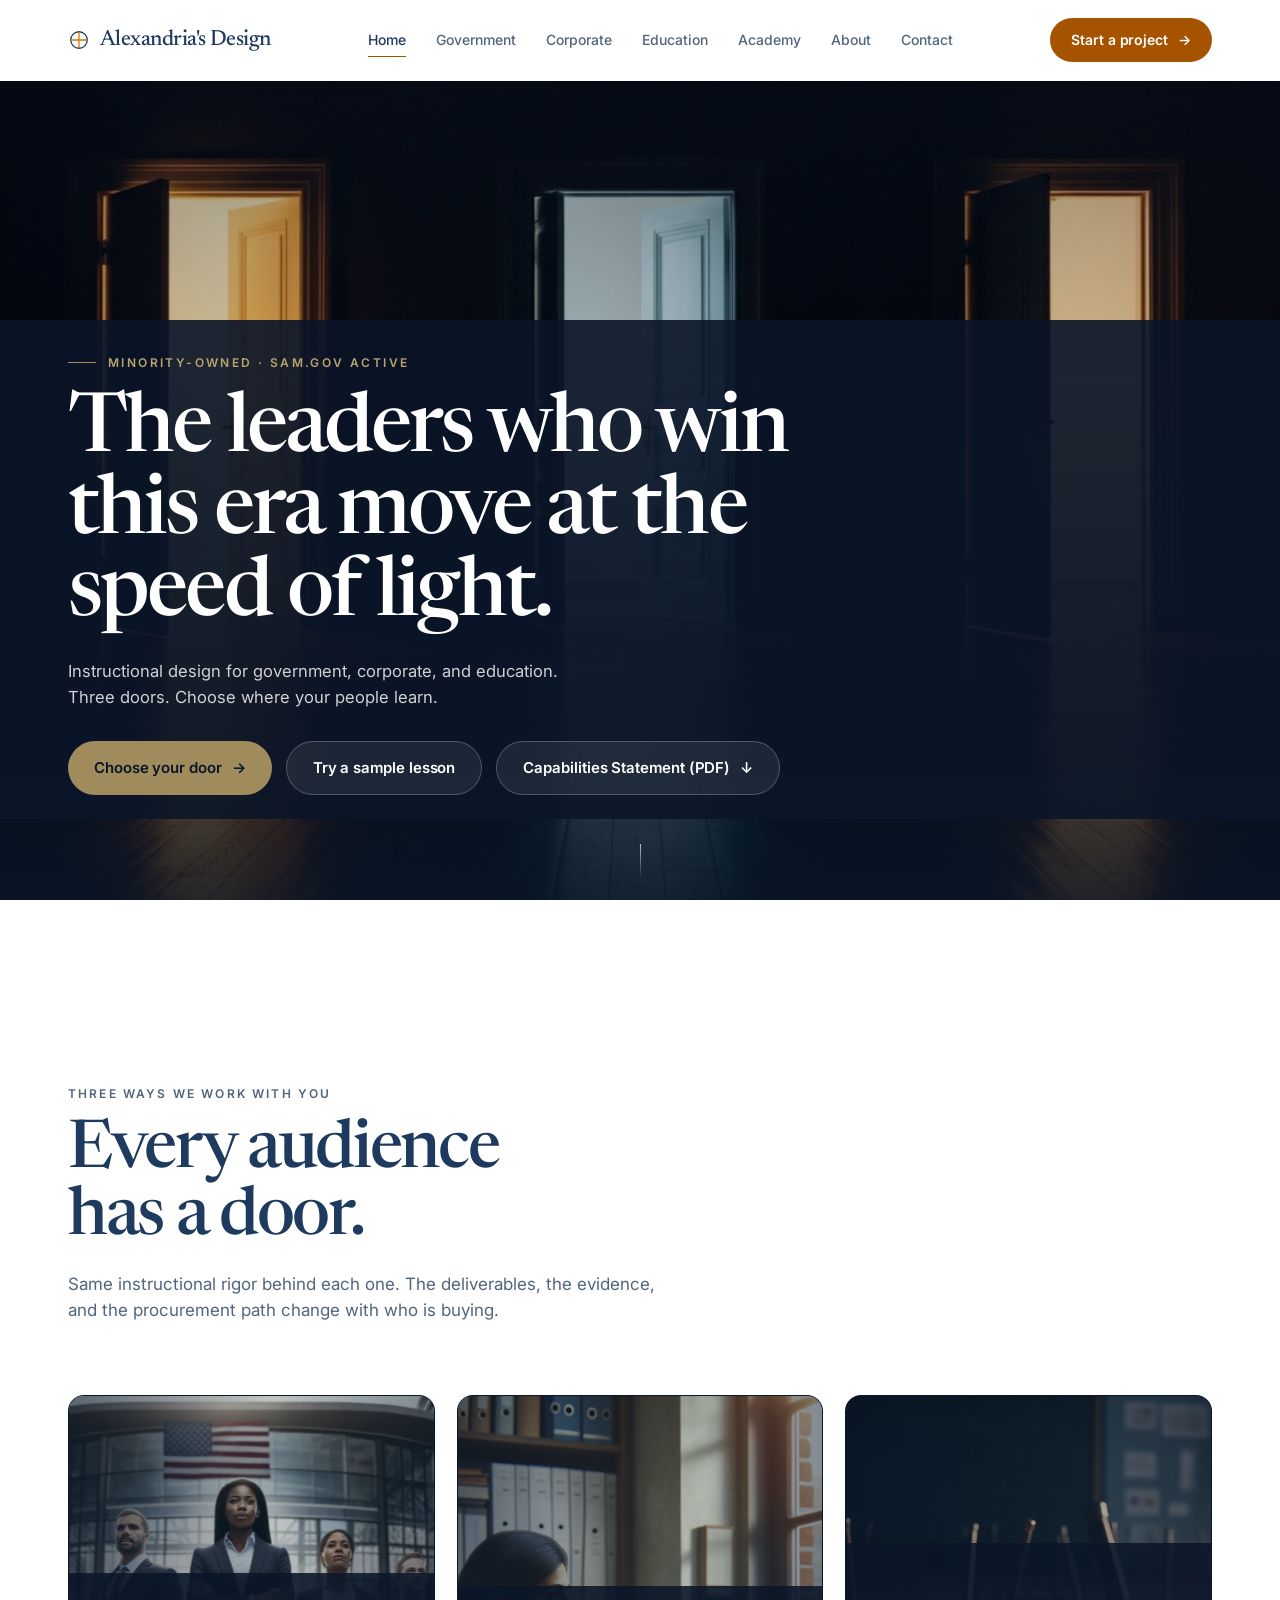
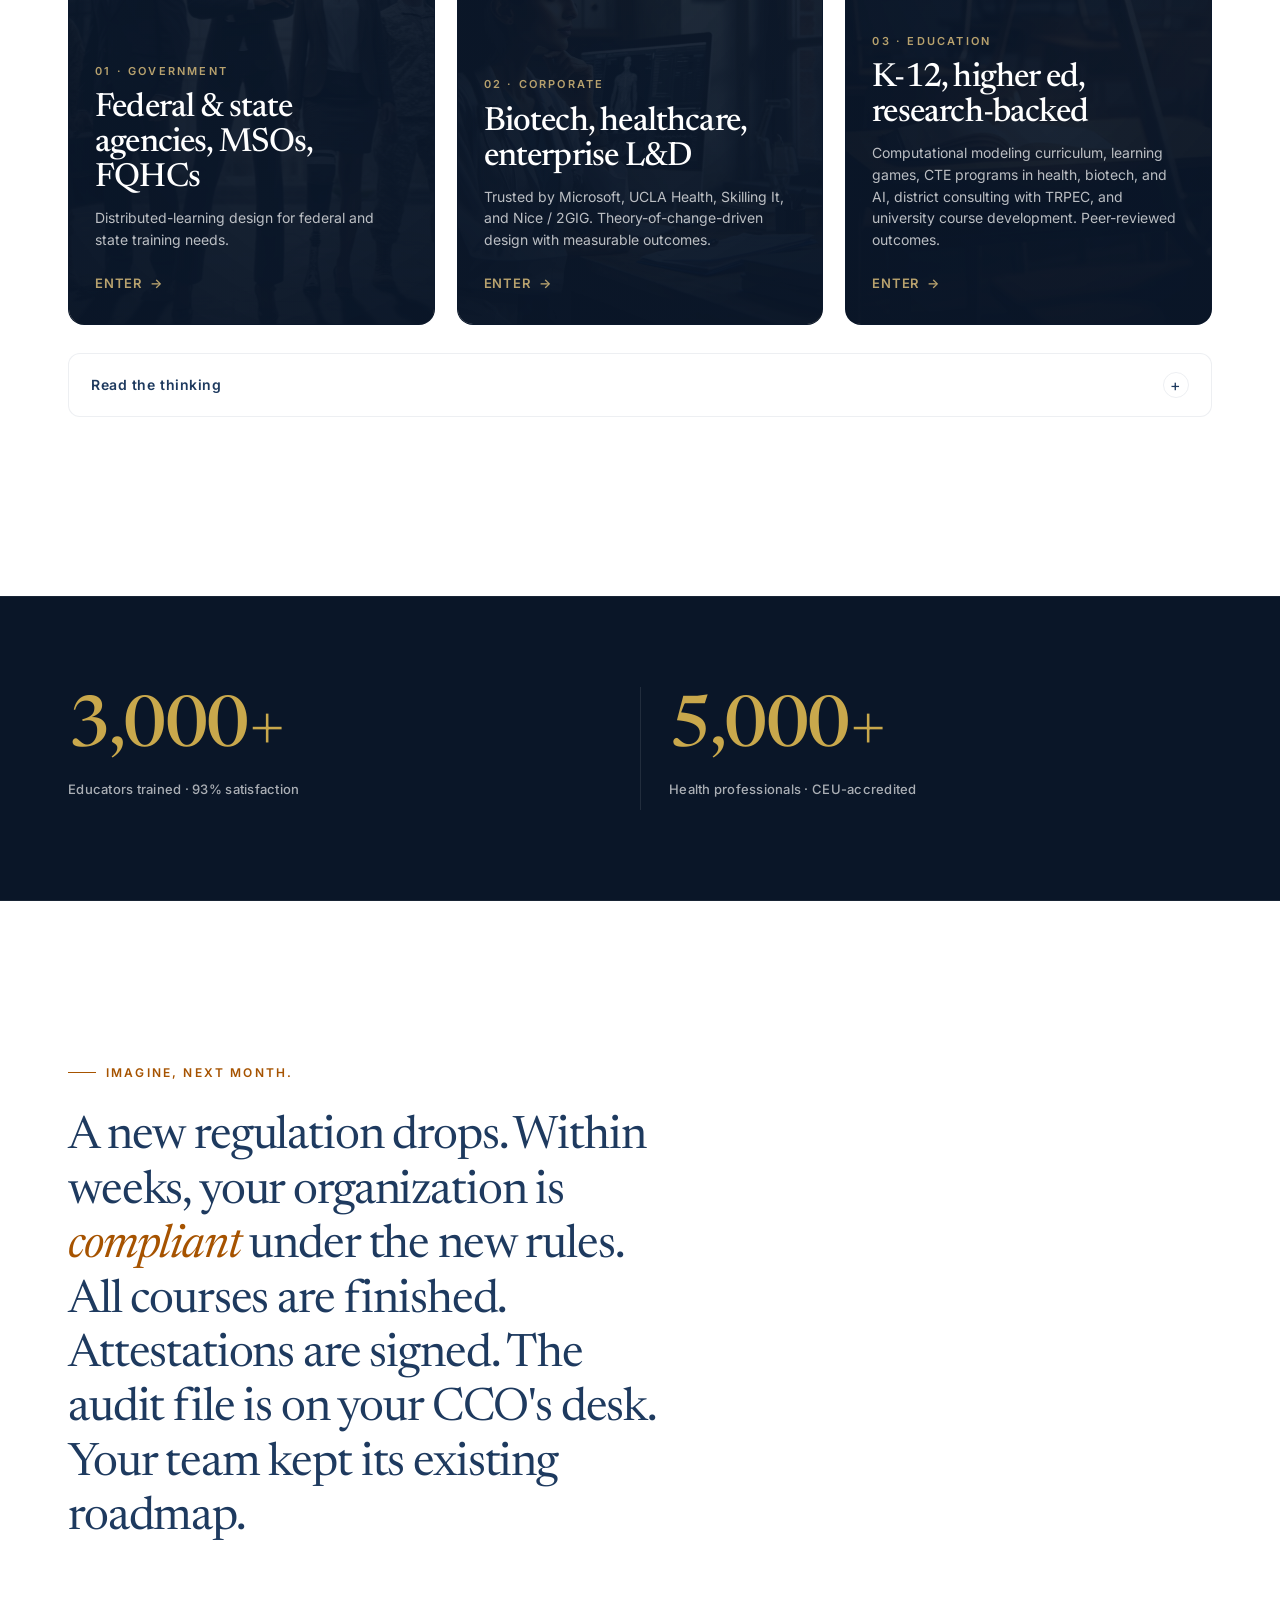
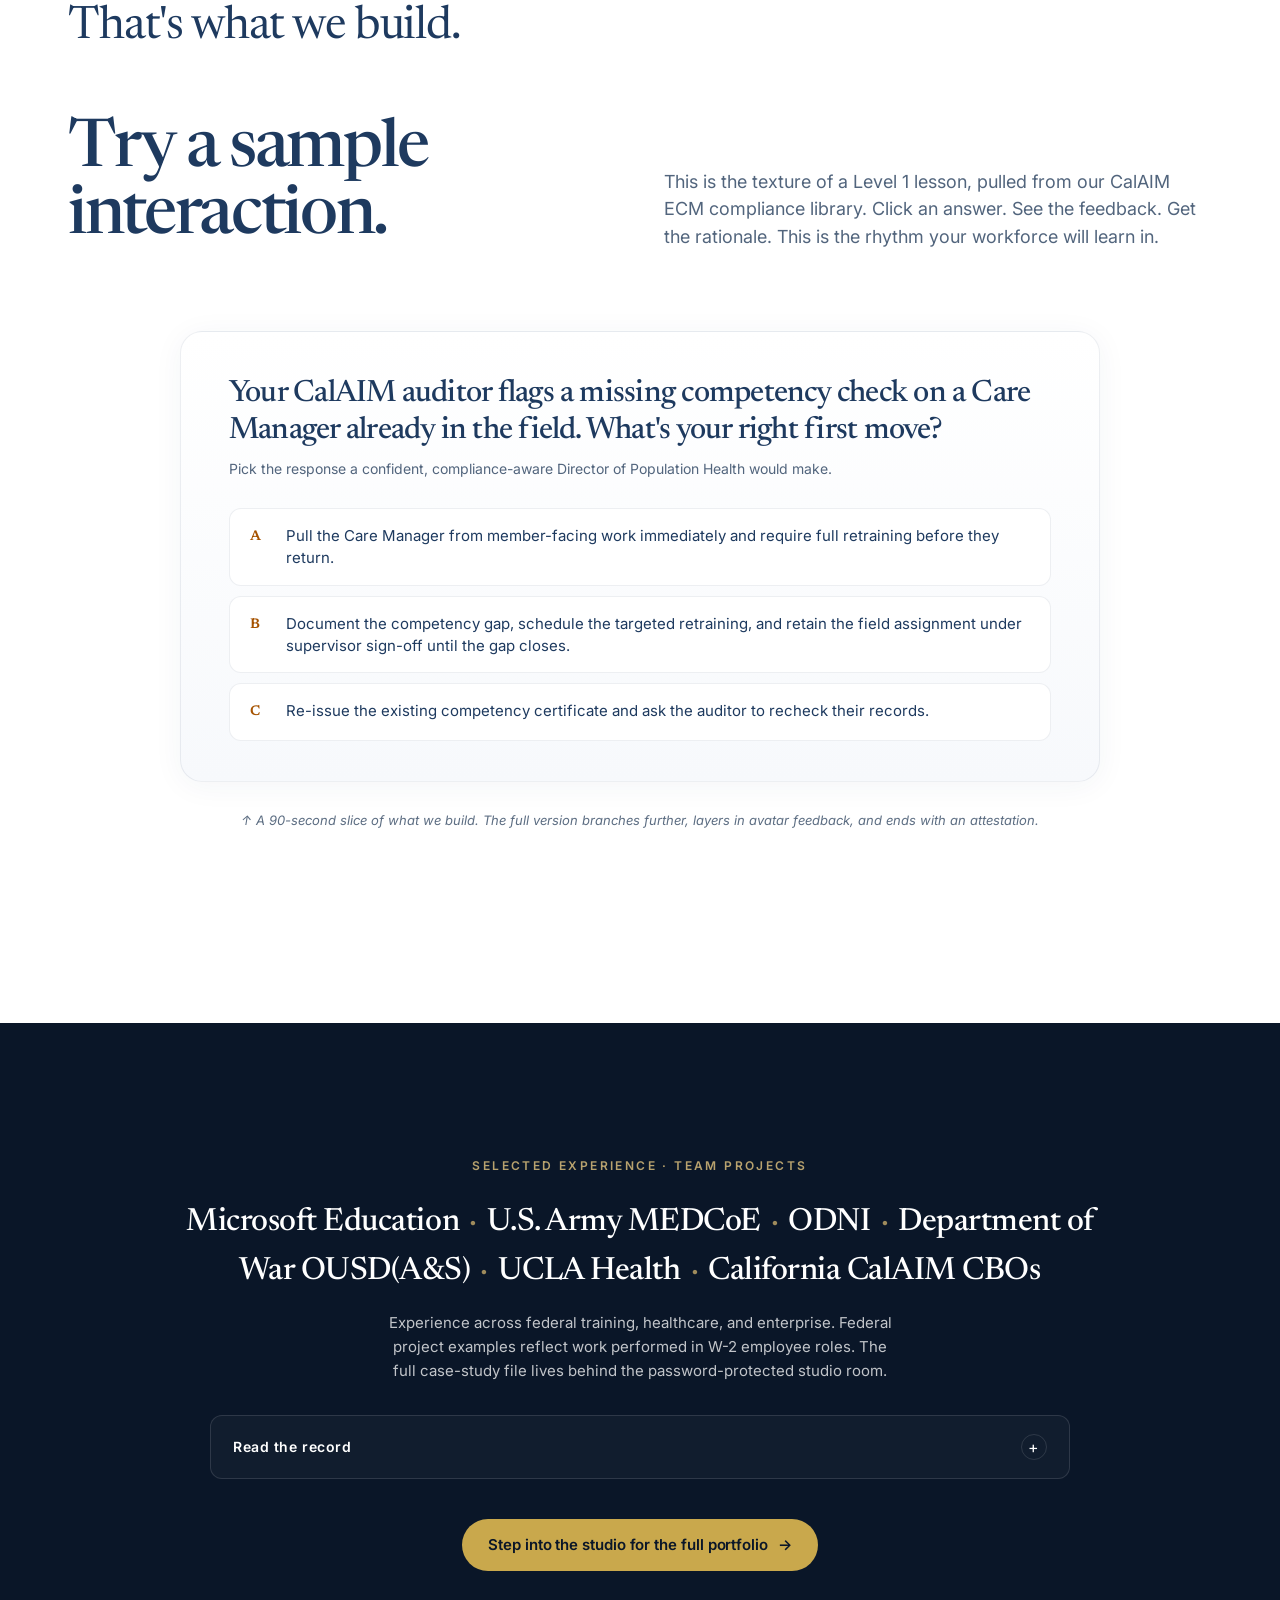
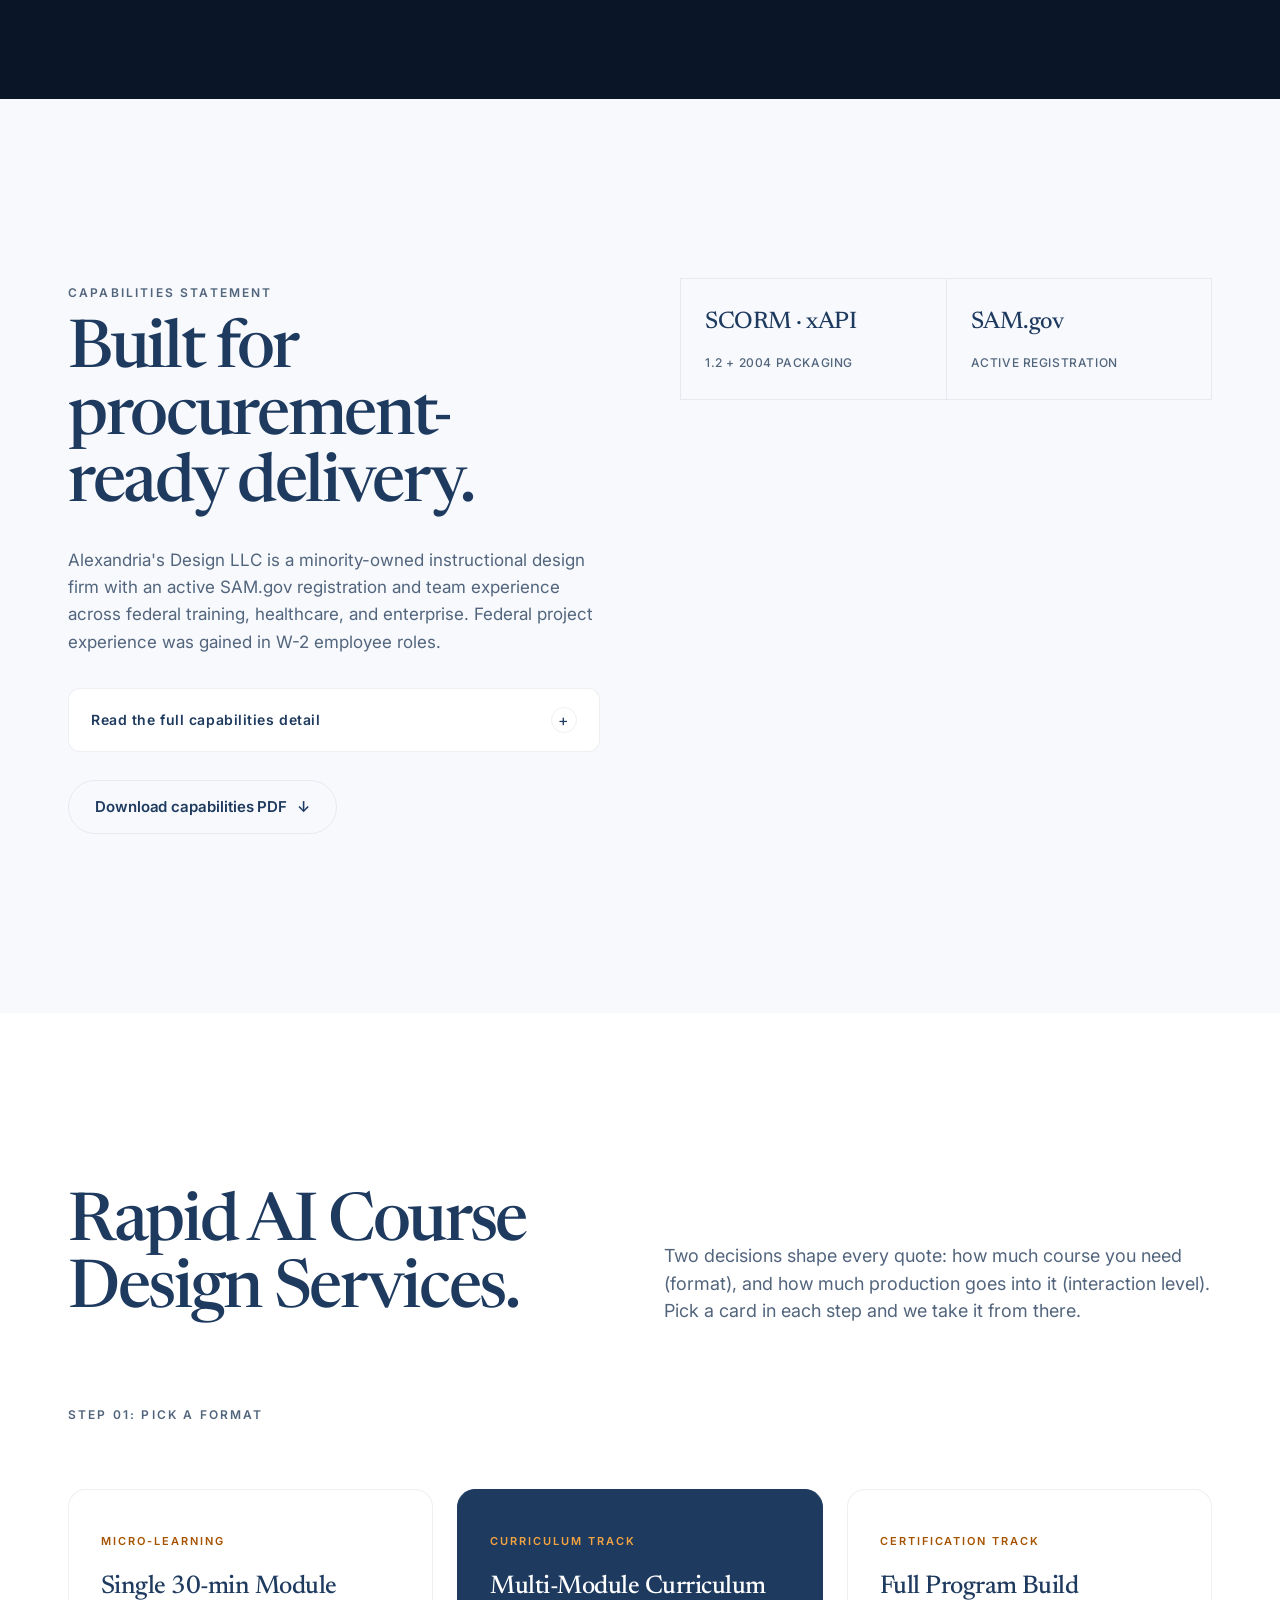
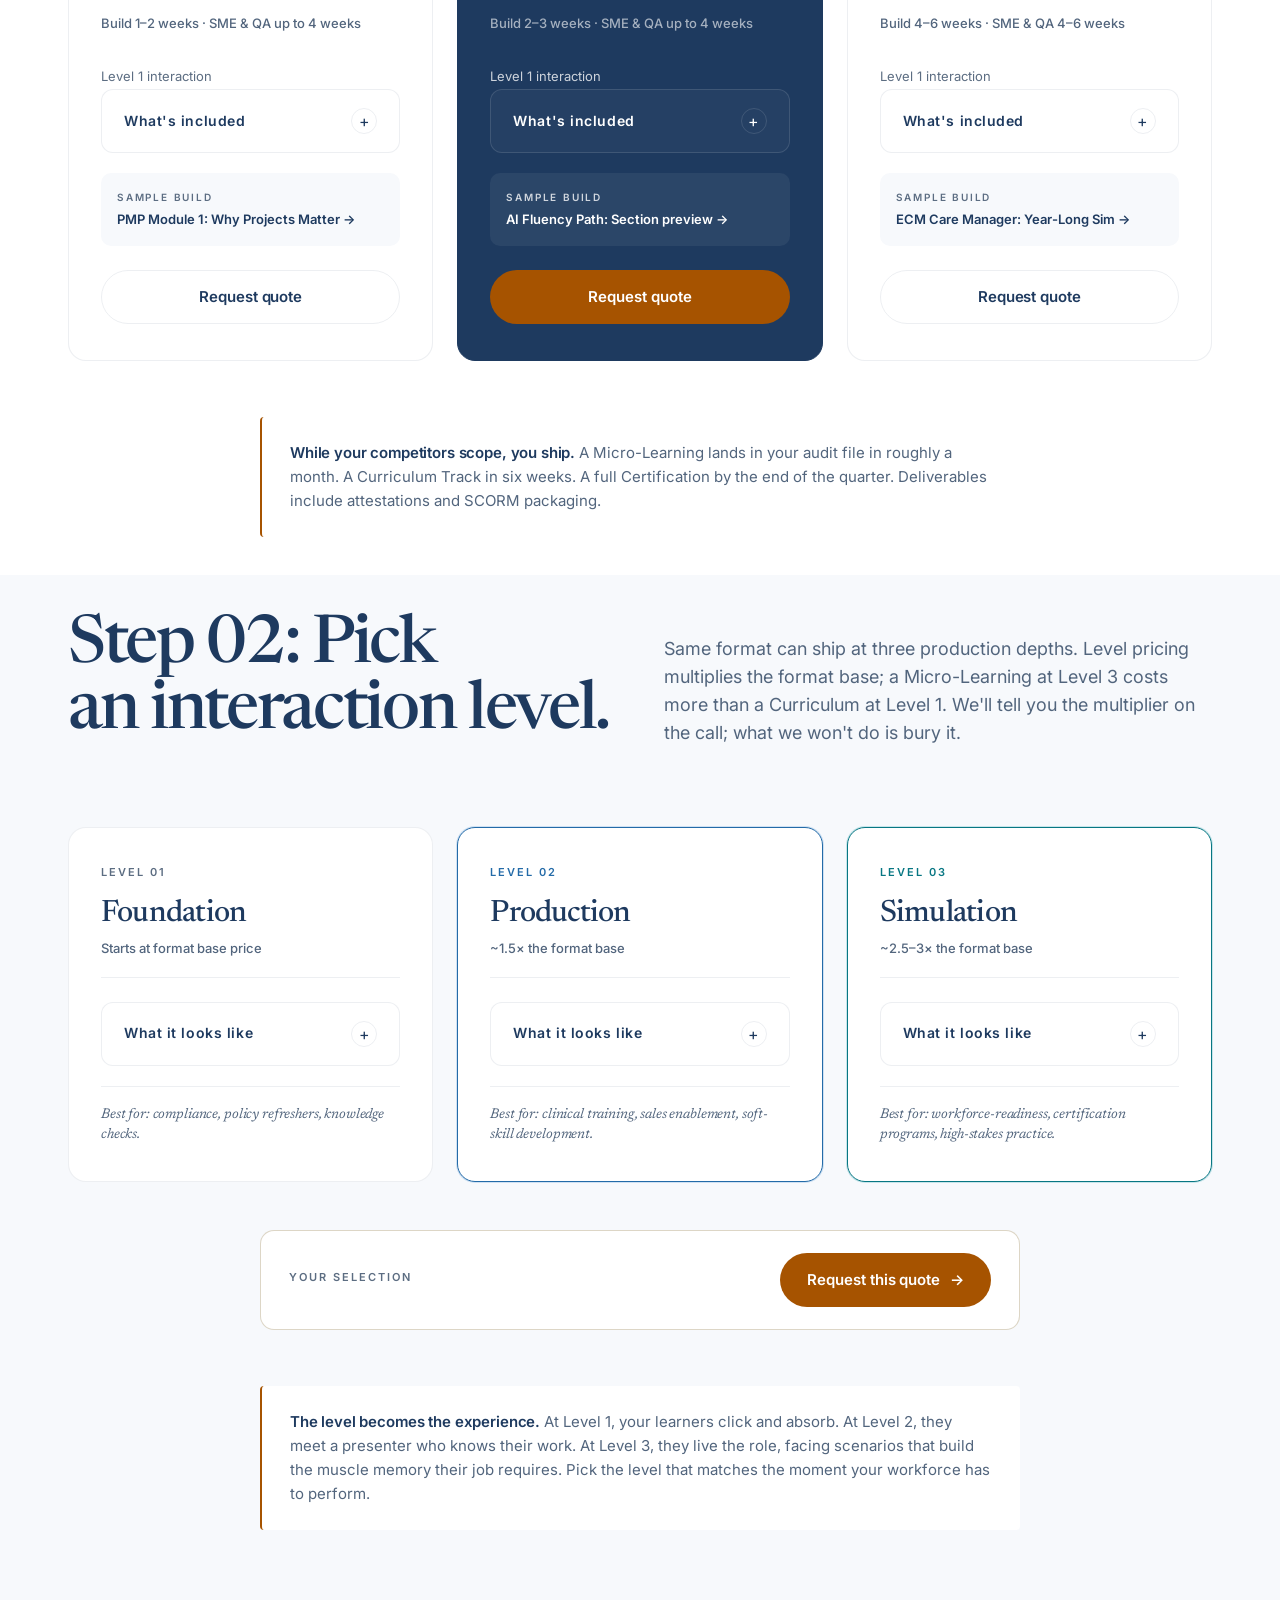
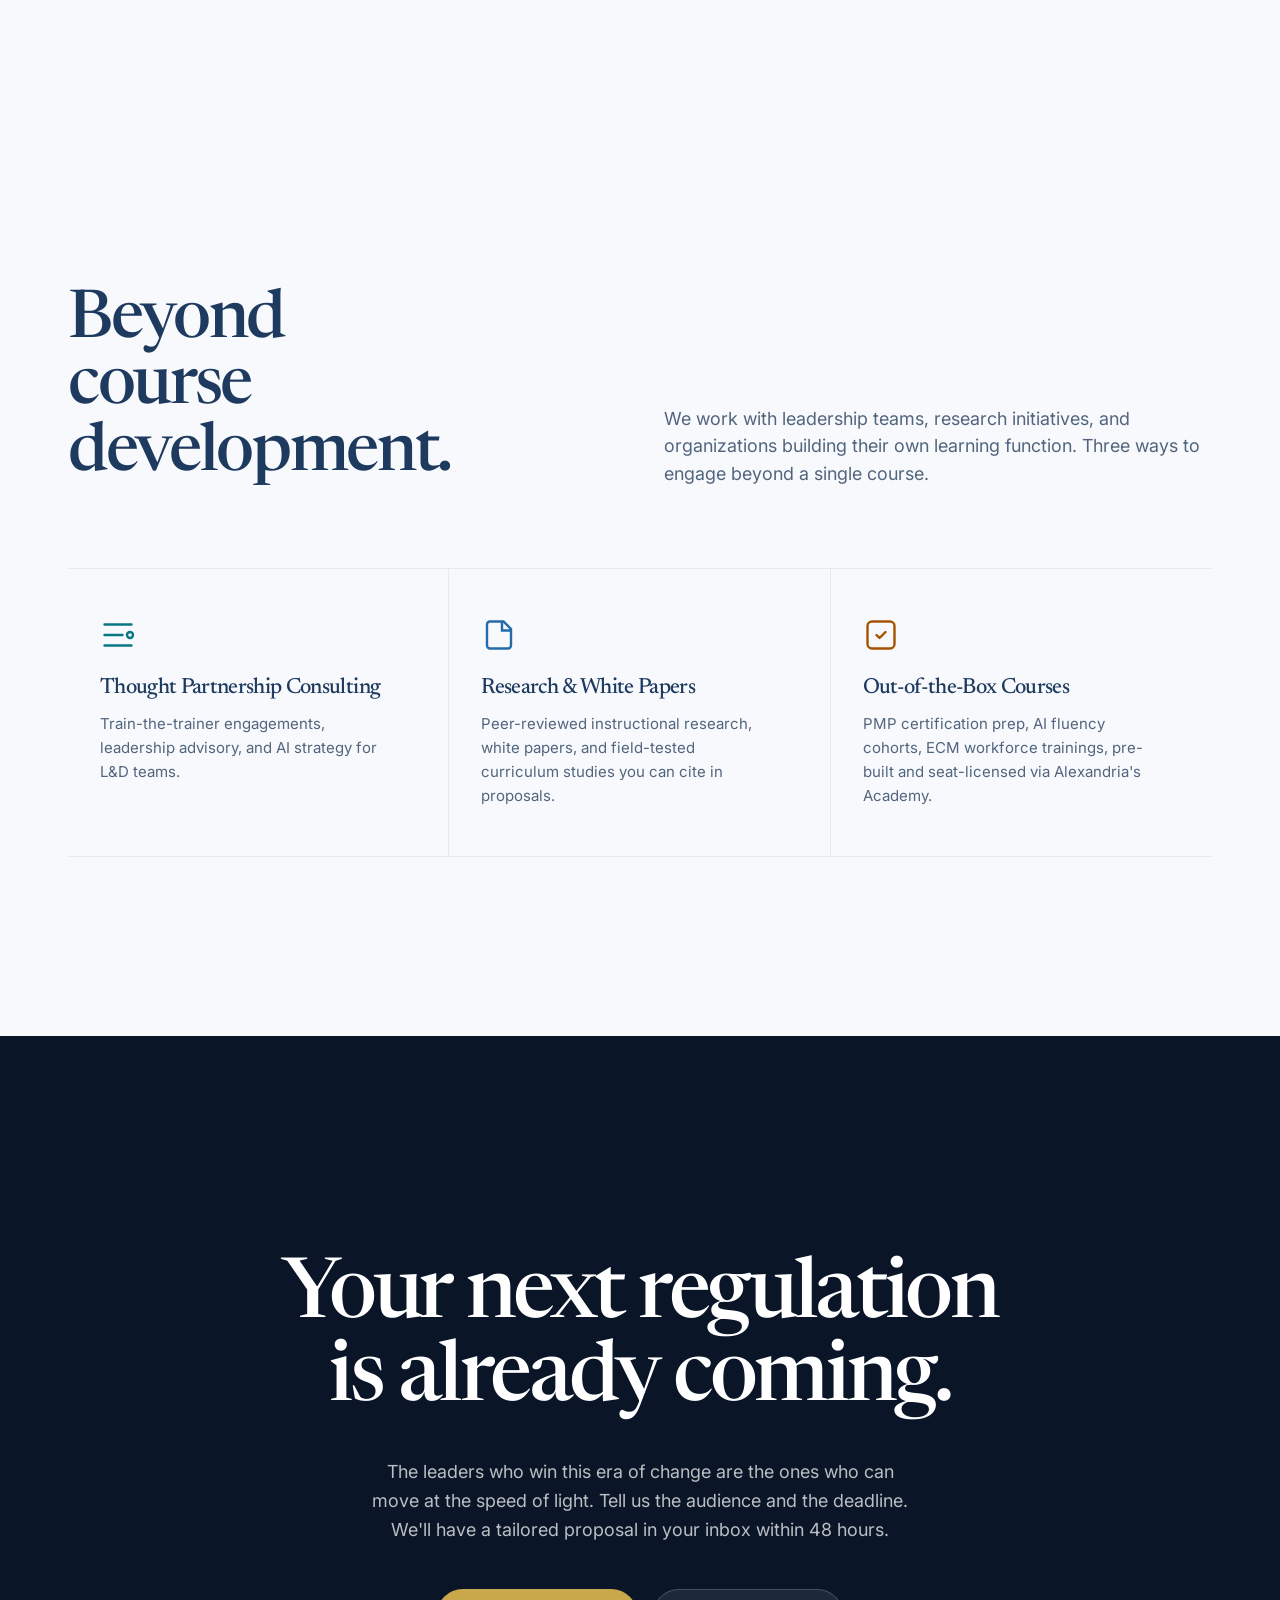
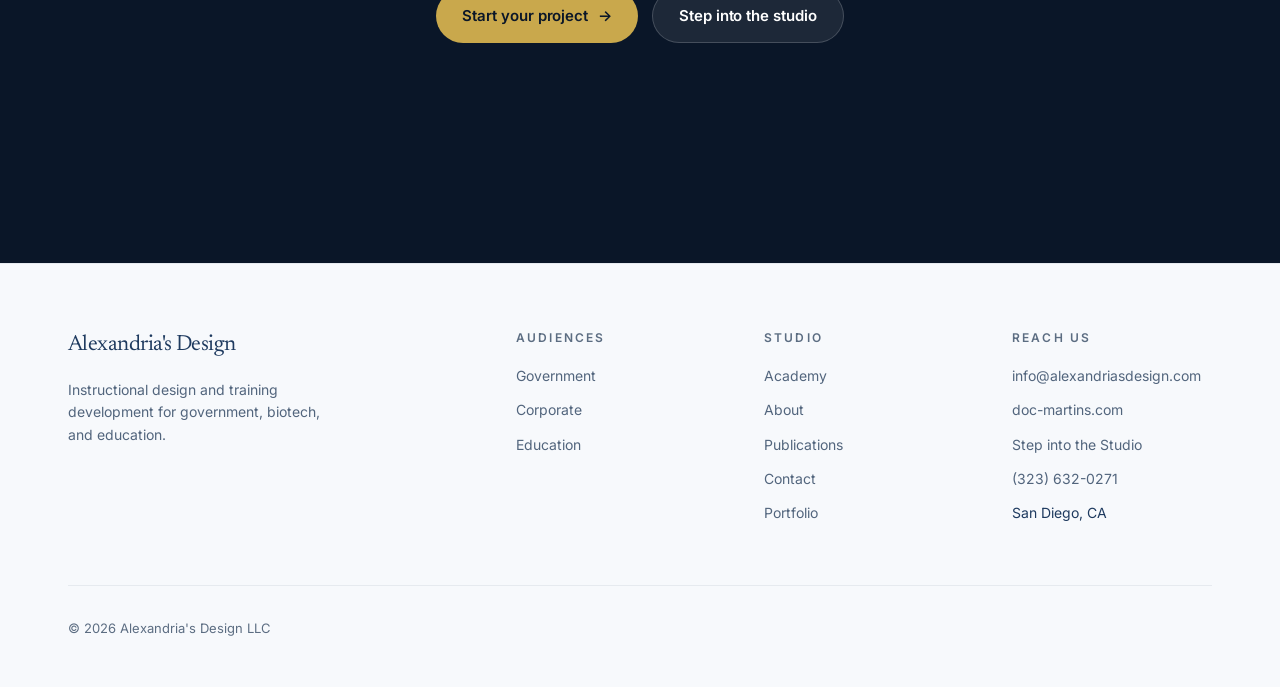
<file: index.html>
<!doctype html>
<html lang="en">
<head>
  <meta charset="utf-8" />
  <meta name="viewport" content="width=device-width, initial-scale=1" />
  <title>Alexandria's Design: Learning that moves people forward.</title>
  <meta name="description" content="Instructional design and rapid AI course development for government, corporate, and education. SAM.gov active." />

  <!-- Google Fonts: Newsreader (display) + Inter (body) -->
  <link rel="preconnect" href="https://fonts.googleapis.com" />
  <link rel="preconnect" href="https://fonts.gstatic.com" crossorigin />
  <link href="https://fonts.googleapis.com/css2?family=Newsreader:opsz,wght@6..72,400;6..72,500;6..72,600&family=Inter:wght@400;500;600;700&display=swap" rel="stylesheet" />

  <link rel="stylesheet" href="style.css" />
  <link rel="stylesheet" href="experience.css" />
</head>
<body>

  <!-- =====================================================================
       NAV
       ===================================================================== -->
  <header class="nav" role="banner">
    <div class="wrap nav__row">
      <a href="index.html" class="nav__brand" aria-label="Alexandria's Design home">
        <svg class="nav__mark" viewBox="0 0 24 24" fill="none" aria-hidden="true">
          <circle cx="12" cy="12" r="9" stroke="#1E3A5F" stroke-width="1.4"/>
          <path d="M12 3v18M3 12h18" stroke="#D97706" stroke-width="1.4"/>
        </svg>
        Alexandria's Design
      </a>
      <nav class="nav__links" aria-label="Primary">
        <a href="index.html" class="nav__link is-active">Home</a>
        <a href="government.html" class="nav__link">Government</a>
        <a href="corporate.html" class="nav__link">Corporate</a>
        <a href="education.html" class="nav__link">Education</a>
        <a href="academy.html" class="nav__link">Academy</a>
        <a href="about-room.html" class="nav__link">About</a>
        <a href="contact.html" class="nav__link">Contact</a>
      </nav>
      <a href="contact.html" class="btn btn--primary nav__cta">
        Start a project <span class="arrow">→</span>
      </a>
    </div>
  </header>

  <main>

    <!-- =====================================================================
         ESTABLISHING SHOT: THE THRESHOLD
         ===================================================================== -->
    <section class="estab" data-estab>
      <figure class="estab__media">
        <img src="assets/scenes/threshold.png" alt="A quiet hallway with three doorways of light, each opening onto a different world of work" />
      </figure>
      <div class="estab__content">
        <div class="wrap">
          <p class="estab__kicker">Minority-Owned · SAM.gov Active</p>
          <h1 class="estab__line">The leaders who win this era move at the speed of light.</h1>
          <p class="estab__sub">Instructional design for government, corporate, and education. Three doors. Choose where your people learn.</p>
          <div class="estab__ctas">
            <a href="#doors" class="btn btn--primary">Choose your door <span class="arrow">→</span></a>
            <a href="#demo" class="btn btn--ghost">Try a sample lesson</a>
            <a href="capabilities.pdf" class="btn btn--ghost" download>Capabilities Statement (PDF) <span class="arrow">↓</span></a>
          </div>
        </div>
      </div>
      <span class="estab__cue" aria-hidden="true"></span>
    </section>

    <!-- =====================================================================
         THREE TALL DOOR PANELS: the signature interactive
         ===================================================================== -->
    <section class="section" id="doors">
      <div class="wrap">
        <header class="caption-head reveal">
          <span class="eyebrow">Three ways we work with you</span>
          <h2 class="h-section">Every audience<br/>has a door.</h2>
          <p class="lede">Same instructional rigor behind each one. The deliverables, the evidence, and the procurement path change with who is buying.</p>
        </header>

        <div class="doors reveal">
          <a href="government.html" class="door door--gov" aria-label="Government services">
            <div class="door__frame">
              <div class="door__window">
                <img src="assets/gov/gov-flag-team.webp" alt="A training team standing before the flag" />
              </div>
              <div class="door__leaf" aria-hidden="true"></div>
              <div class="door__plate">
                <span class="door__num">01 · Government</span>
                <h3 class="door__title">Federal &amp; state agencies, MSOs, FQHCs</h3>
                <p class="door__desc">Distributed-learning design for federal and state training needs.</p>
                <span class="door__cta">Enter <span class="arrow">→</span></span>
              </div>
            </div>
          </a>

          <a href="corporate.html" class="door" aria-label="Corporate services">
            <div class="door__frame">
              <div class="door__window">
                <img src="assets/corp/corp-doctor-window.png" alt="A clinician pausing at a window in a modern healthcare workplace" />
              </div>
              <div class="door__leaf" aria-hidden="true"></div>
              <div class="door__plate">
                <span class="door__num">02 · Corporate</span>
                <h3 class="door__title">Biotech, healthcare, enterprise L&amp;D</h3>
                <p class="door__desc">Trusted by Microsoft, UCLA Health, Skilling It, and Nice / 2GIG. Theory-of-change-driven design with measurable outcomes.</p>
                <span class="door__cta">Enter <span class="arrow">→</span></span>
              </div>
            </div>
          </a>

          <a href="education.html" class="door" aria-label="Education services">
            <div class="door__frame">
              <div class="door__window">
                <img src="assets/scenes/education-classroom.png" alt="A bright classroom where students work with models and screens" />
              </div>
              <div class="door__leaf" aria-hidden="true"></div>
              <div class="door__plate">
                <span class="door__num">03 · Education</span>
                <h3 class="door__title">K-12, higher ed, research-backed</h3>
                <p class="door__desc">Computational modeling curriculum, learning games, CTE programs in health, biotech, and AI, district consulting with TRPEC, and university course development. Peer-reviewed outcomes.</p>
                <span class="door__cta">Enter <span class="arrow">→</span></span>
              </div>
            </div>
          </a>
        </div>

        <details class="drawer reveal">
          <summary>Read the thinking <span class="drawer__icon" aria-hidden="true">+</span></summary>
          <div class="drawer__body">
            <p>Onboard, reskill, and upskill your workforce as fast as the regulation changes drop. The era of slow course development is over. We're the studio that gets you ready before your competitors finish writing the RFP.</p>
          </div>
        </details>
      </div>
    </section>

    <!-- =====================================================================
         IMPACT STRIP
         ===================================================================== -->
    <section class="impact impact--dark" aria-label="Impact at a glance">
      <div class="wrap">
        <div class="impact__grid">
          <div class="impact__cell">
            <span class="impact__num" data-count="3000" data-suffix="+">3,000+</span>
            <span class="impact__label">Educators trained · 93% satisfaction</span>
          </div>
          <div class="impact__cell">
            <span class="impact__num" data-count="5000" data-suffix="+">5,000+</span>
            <span class="impact__label">Health professionals · CEU-accredited</span>
          </div>
        </div>
      </div>
    </section>

    <!-- =====================================================================
         IMAGINE: vision-state moment
         ===================================================================== -->
    <section class="imagine" id="imagine">
      <div class="wrap">
        <div class="imagine__inner reveal">
          <span class="imagine__kicker">Imagine, next month.</span>
          <p class="imagine__copy">
            A new regulation drops. Within weeks, your organization is <em>compliant</em> under the new rules. All courses are finished. Attestations are signed. The audit file is on your CCO's desk. Your team kept its existing roadmap.<br/><br/>
            That's what we build.
          </p>
        </div>
      </div>
    </section>

    <!-- =====================================================================
         PLAYABLE DEMO: branching scenario (kept intact)
         ===================================================================== -->
    <section class="demo" id="demo">
      <div class="wrap">
        <header class="section__head reveal">
          <h2 class="h-section">Try a sample<br/>interaction.</h2>
          <p class="lede">
            This is the texture of a Level 1 lesson, pulled from our CalAIM ECM compliance library. Click an answer. See the feedback. Get the rationale. This is the rhythm your workforce will learn in.
          </p>
        </header>

        <div class="demo__shell reveal" id="demoShell" role="region" aria-label="Sample interactive lesson">

          <div class="demo__hud" hidden>
            <span class="step" id="demoStep"></span>
            <button type="button" class="reset" id="demoReset" hidden>↻ Reset</button>
          </div>

          <!-- Question state -->
          <div class="demo__question" id="demoQuestion">
            <h3 class="demo__q">Your CalAIM auditor flags a missing competency check on a Care Manager already in the field. What's your right first move?</h3>
            <p class="demo__qsub">Pick the response a confident, compliance-aware Director of Population Health would make.</p>

            <div class="demo__choices">
              <button type="button" class="demo__choice" data-choice="A">
                <span class="letter">A</span>
                <span class="text">Pull the Care Manager from member-facing work immediately and require full retraining before they return.</span>
              </button>
              <button type="button" class="demo__choice" data-choice="B">
                <span class="letter">B</span>
                <span class="text">Document the competency gap, schedule the targeted retraining, and retain the field assignment under supervisor sign-off until the gap closes.</span>
              </button>
              <button type="button" class="demo__choice" data-choice="C">
                <span class="letter">C</span>
                <span class="text">Re-issue the existing competency certificate and ask the auditor to recheck their records.</span>
              </button>
            </div>
          </div>

          <!-- Outcome state -->
          <div class="demo__outcome" id="demoOutcome" aria-live="polite">
            <span class="demo__verdict" id="demoVerdict">Strong move</span>
            <h3 class="demo__feedback" id="demoFeedback">That's the answer a seasoned compliance lead picks.</h3>
            <p class="demo__rationale" id="demoRationale"></p>
            <button type="button" class="demo__again" id="demoAgain">Try a different answer <span class="arrow">→</span></button>
          </div>

        </div>

        <p class="demo__caption reveal">↑ A 90-second slice of what we build. The full version branches further, layers in avatar feedback, and ends with an attestation.</p>
      </div>
    </section>

    <!-- =====================================================================
         PAST PERFORMANCE: condensed to a single strip
         ===================================================================== -->
    <section class="section--dark" id="performance">
      <div class="wrap">
        <div class="pp-strip reveal">
          <span class="pp-strip__label">Selected experience · Team projects</span>
          <p class="pp-strip__names">
            Microsoft Education<span class="dot">·</span>U.S. Army MEDCoE<span class="dot">·</span>ODNI<span class="dot">·</span>Department of War OUSD(A&amp;S)<span class="dot">·</span>UCLA Health<span class="dot">·</span>California CalAIM CBOs
          </p>
          <p class="pp-strip__line">Experience across federal training, healthcare, and enterprise. Federal project examples reflect work performed in W-2 employee roles. The full case-study file lives behind the password-protected studio room.</p>

          <details class="drawer drawer--dark">
            <summary>Read the record <span class="drawer__icon" aria-hidden="true">+</span></summary>
            <div class="drawer__body">
              <div class="pp-record">
                <span class="pp-record__client">Microsoft Education</span>
                <h3 class="pp-record__title">Inclusive Classroom: Educator Curriculum</h3>
                <p>Multi-year subcontract delivering AI-augmented teacher training built around accessible-by-default classroom technology. 3,000+ educators · 93% satisfaction.</p>
              </div>
              <div class="pp-record">
                <span class="pp-record__client">U.S. Army MEDCoE</span>
                <h3 class="pp-record__title">Captain's Career Course DL · Preventive Medicine</h3>
                <p>Distributed-learning courses for Army medical professionals.</p>
              </div>
              <div class="pp-record">
                <span class="pp-record__client">ODNI · Director of National Intelligence</span>
                <h3 class="pp-record__title">Federal Workforce Training Development</h3>
                <p>Curriculum design, content architecture, and accessibility compliance for ODNI training initiatives.</p>
              </div>
              <div class="pp-record">
                <span class="pp-record__client">Department of War · OUSD(A&amp;S)</span>
                <h3 class="pp-record__title">Mentor-Protege: 10 Bilingual Modules</h3>
                <p>136 learning objectives across 10 bilingual training modules. Replacing legacy Storyline with web-native scenarios.</p>
              </div>
              <div class="pp-record">
                <span class="pp-record__client">UCLA Health</span>
                <h3 class="pp-record__title">ACES Aware &amp; Stress Busters: CEU Programs</h3>
                <p>CEU-accredited healthcare professional development at health-system scale. Continuing-education infrastructure for clinical teams. 5,000+ professionals.</p>
              </div>
              <div class="pp-record">
                <span class="pp-record__client">California CalAIM · Healthcare CBOs</span>
                <h3 class="pp-record__title">ECM Care Manager: Year-Long Simulation</h3>
                <p>Year-long real-game simulation for Enhanced Care Management. Day 1 → Year 1 longitudinal scaffolding. Audit-ready chart documentation across 7 ECM components.</p>
              </div>
            </div>
          </details>

          <div style="margin-top: 40px;">
            <a href="about-room.html" class="btn btn--primary" style="background:#c9a84c; color:#0a1628; border:0;">
              Step into the studio for the full portfolio <span class="arrow">→</span>
            </a>
          </div>
        </div>
      </div>
    </section>

    <!-- =====================================================================
         CAPABILITIES STATEMENT
         ===================================================================== -->
    <section class="section section--soft" id="capabilities">
      <div class="wrap">
        <div class="cap reveal">
          <div class="cap__left">
            <span class="eyebrow">Capabilities Statement</span>
            <h2 class="h-section cap__title" style="margin-top:14px;">Built for procurement-ready delivery.</h2>
            <p class="cap__copy">
              Alexandria's Design LLC is a minority-owned instructional design firm with an active SAM.gov registration and team experience across federal training, healthcare, and enterprise. Federal project experience was gained in W-2 employee roles.
            </p>

            <details class="drawer">
              <summary>Read the full capabilities detail <span class="drawer__icon" aria-hidden="true">+</span></summary>
              <div class="drawer__body">
                <ul class="cap__list" style="border-top:0; margin-bottom:0;">
                  <li><span class="k">01</span><span><strong>Core competencies</strong>: Distributed Learning (TRADOC &amp; Army University), eLearning development (Articulate 360, Storyline, Rise), curriculum design (CCSS / NGSS / military standards), leadership training, AI literacy programs.</span></li>
                  <li><span class="k">02</span><span><strong>Selected team experience</strong>: Office of the Director of National Intelligence · U.S. Army MEDCoE DL · Department of War (formerly DoD) OUSD(A&amp;S) MPP Portal (10 modules, 136 objectives, bilingual) · Microsoft Education (3,000+ educators, 93% satisfaction) · UCLA Health (5,000+ professionals, CEU-accredited).</span></li>
                  <li><span class="k">03</span><span><strong>NAICS</strong>: 611430 Professional &amp; Management Development Training · 611710 Educational Support Services · 541611 Administrative Management Consulting.</span></li>
                  <li><span class="k">05</span><span><strong>Standards &amp; packaging</strong>: SCORM 1.2 / 2004 · xAPI · TRADOC DL standards · ISD process documentation.</span></li>
                </ul>
              </div>
            </details>

            <div style="margin-top: 28px;">
              <a href="capabilities.pdf" class="btn btn--ghost">Download capabilities PDF <span class="arrow">↓</span></a>
            </div>
          </div>
          <div class="cap__credentials">
            <div>
              <span class="badge">SCORM · xAPI</span>
              <span class="meta">1.2 + 2004 Packaging</span>
            </div>
            <div>
              <span class="badge">SAM.gov</span>
              <span class="meta">Active Registration</span>
            </div>
          </div>
        </div>
      </div>
    </section>

    <!-- =====================================================================
         RAPID AI COURSE DESIGN: Step 01, format picker
         ===================================================================== -->
    <section class="section" id="tiers">
      <div class="wrap">
        <header class="section__head reveal">
          <h2 class="h-section">Rapid AI Course<br/>Design Services.</h2>
          <p class="lede">
            Two decisions shape every quote: how much course you need (format), and how much production goes into it (interaction level). Pick a card in each step and we take it from there.
          </p>
        </header>

        <span class="eyebrow reveal" style="display:block; margin-bottom:24px;">Step 01: Pick a format</span>

        <div class="tiers reveal" data-picker="format">

          <!-- MICRO-LEARNING -->
          <article class="tier" data-pick="Micro-Learning">
            <span class="tier__level">Micro-Learning</span>
            <h4 class="tier__name">Single 30-min Module</h4>
            <p class="tier__meta">Build 1–2 weeks · SME &amp; QA up to 4 weeks</p>
            <span class="tier__price-note">Level 1 interaction</span>
            <details class="drawer" style="margin-top:0; margin-bottom:20px;">
              <summary>What's included <span class="drawer__icon" aria-hidden="true">+</span></summary>
              <div class="drawer__body">
                <ul>
                  <li>One self-contained module, narrated &amp; interactive</li>
                  <li>Pre/post assessment + completion tracking</li>
                  <li>Branded to your style guide</li>
                </ul>
              </div>
            </details>
            <a href="#" class="tier__sample">
              <span class="tier__sample-tag">Sample build</span>
              <span class="tier__sample-name">PMP Module 1: Why Projects Matter →</span>
            </a>
            <a href="contact.html" class="btn btn--ghost tier__cta">Request quote</a>
          </article>

          <!-- CURRICULUM TRACK (FEATURED) -->
          <article class="tier tier--featured" data-pick="Curriculum Track">
            <span class="tier__level">Curriculum Track</span>
            <h4 class="tier__name">Multi-Module Curriculum</h4>
            <p class="tier__meta">Build 2–3 weeks · SME &amp; QA up to 4 weeks</p>
            <span class="tier__price-note">Level 1 interaction</span>
            <details class="drawer drawer--dark" style="margin-top:0; margin-bottom:20px;">
              <summary>What's included <span class="drawer__icon" aria-hidden="true">+</span></summary>
              <div class="drawer__body">
                <ul>
                  <li>5 connected modules with branching scenarios</li>
                  <li>Facilitator's guide + participant guide</li>
                  <li>Cohort-ready or self-paced delivery</li>
                  <li>Audit-ready competency tracking</li>
                </ul>
              </div>
            </details>
            <a href="#" class="tier__sample">
              <span class="tier__sample-tag">Sample build</span>
              <span class="tier__sample-name">AI Fluency Path: Section preview →</span>
            </a>
            <a href="contact.html" class="btn btn--primary tier__cta">Request quote</a>
          </article>

          <!-- CERTIFICATION TRACK -->
          <article class="tier" data-pick="Certification Track">
            <span class="tier__level">Certification Track</span>
            <h4 class="tier__name">Full Program Build</h4>
            <p class="tier__meta">Build 4–6 weeks · SME &amp; QA 4–6 weeks</p>
            <span class="tier__price-note">Level 1 interaction</span>
            <details class="drawer" style="margin-top:0; margin-bottom:20px;">
              <summary>What's included <span class="drawer__icon" aria-hidden="true">+</span></summary>
              <div class="drawer__body">
                <ul>
                  <li>Full multi-track certification program</li>
                  <li>Day-1 → Year-1 longitudinal scaffolding</li>
                  <li>Pre/mid/post + capstone assessment suite</li>
                  <li>CEU / CME accreditation pathway support</li>
                </ul>
              </div>
            </details>
            <a href="#" class="tier__sample">
              <span class="tier__sample-tag">Sample build</span>
              <span class="tier__sample-name">ECM Care Manager: Year-Long Sim →</span>
            </a>
            <a href="contact.html" class="btn btn--ghost tier__cta">Request quote</a>
          </article>
        </div>

        <p class="timeline-note reveal">
          <strong>While your competitors scope, you ship.</strong> A Micro-Learning lands in your audit file in roughly a month. A Curriculum Track in six weeks. A full Certification by the end of the quarter. Deliverables include attestations and SCORM packaging.
        </p>

      </div>
    </section>

    <!-- =====================================================================
         INTERACTION LEVELS: Step 02, level picker
         ===================================================================== -->
    <section class="section section--soft" id="interaction-levels">
      <div class="wrap">
        <header class="section__head reveal">
          <h2 class="h-section">Step 02: Pick<br/>an interaction level.</h2>
          <p class="lede">
            Same format can ship at three production depths. Level pricing multiplies the format base; a Micro-Learning at Level 3 costs more than a Curriculum at Level 1. We'll tell you the multiplier on the call; what we won't do is bury it.
          </p>
        </header>

        <div class="levels reveal" data-picker="level">

          <article class="level" data-pick="Level 1 · Foundation">
            <span class="level__num">Level 01</span>
            <h3 class="level__name">Foundation</h3>
            <p class="level__tag">Starts at format base price</p>
            <details class="drawer" style="margin-top:0; margin-bottom:20px;">
              <summary>What it looks like <span class="drawer__icon" aria-hidden="true">+</span></summary>
              <div class="drawer__body">
                <ul>
                  <li>Branded visuals, charts, and infographics</li>
                  <li>Click-to-reveal interactions, drag-and-drop, hotspots</li>
                  <li>Light stock or generated B-roll video</li>
                  <li>Standard pre/post assessment</li>
                  <li>Voice-over narration (synthetic or human)</li>
                </ul>
              </div>
            </details>
            <p class="level__use">Best for: compliance, policy refreshers, knowledge checks.</p>
          </article>

          <article class="level level--mid" data-pick="Level 2 · Production">
            <span class="level__num">Level 02</span>
            <h3 class="level__name">Production</h3>
            <p class="level__tag">~1.5× the format base</p>
            <details class="drawer" style="margin-top:0; margin-bottom:20px;">
              <summary>What it looks like <span class="drawer__icon" aria-hidden="true">+</span></summary>
              <div class="drawer__body">
                <ul>
                  <li>Custom video shoots and avatar presenters (Synthesia / Hume)</li>
                  <li>Walkthrough recordings with clickable response paths</li>
                  <li>Heavy interactive activities, layered scenarios</li>
                  <li>Branched feedback loops on assessments</li>
                  <li>Higher-fidelity audio &amp; mixed-media production</li>
                </ul>
              </div>
            </details>
            <p class="level__use">Best for: clinical training, sales enablement, soft-skill development.</p>
          </article>

          <article class="level level--top" data-pick="Level 3 · Simulation">
            <span class="level__num">Level 03</span>
            <h3 class="level__name">Simulation</h3>
            <p class="level__tag">~2.5–3× the format base</p>
            <details class="drawer" style="margin-top:0; margin-bottom:20px;">
              <summary>What it looks like <span class="drawer__icon" aria-hidden="true">+</span></summary>
              <div class="drawer__body">
                <ul>
                  <li>First-person 360° immersive Skybox scenes</li>
                  <li>Full game engine builds (Phaser, Unity-lite)</li>
                  <li>Branching narrative + multi-path scenario design</li>
                  <li>Avatar-driven role-play with response evaluation</li>
                  <li>Longitudinal Day-1 → Year-1 sim scaffolding</li>
                </ul>
              </div>
            </details>
            <p class="level__use">Best for: workforce-readiness, certification programs, high-stakes practice.</p>
          </article>

        </div>

        <div class="picker-summary" id="pickerSummary" aria-live="polite" hidden>
          <div>
            <span class="picker-summary__label">Your selection</span>
            <span class="picker-summary__text" id="pickerText"></span>
          </div>
          <a href="contact.html" class="btn btn--primary">Request this quote <span class="arrow">→</span></a>
        </div>

        <p class="timeline-note reveal">
          <strong>The level becomes the experience.</strong> At Level 1, your learners click and absorb. At Level 2, they meet a presenter who knows their work. At Level 3, they live the role, facing scenarios that build the muscle memory their job requires. Pick the level that matches the moment your workforce has to perform.
        </p>
      </div>
    </section>

    <!-- =====================================================================
         BEYOND COURSES (services row)
         ===================================================================== -->
    <section class="section section--soft">
      <div class="wrap">
        <header class="section__head reveal">
          <h2 class="h-section">Beyond<br/>course development.</h2>
          <p class="lede">
            We work with leadership teams, research initiatives, and organizations building their own learning function. Three ways to engage beyond a single course.
          </p>
        </header>

        <div class="beyond reveal">
          <div class="beyond__item">
            <svg class="beyond__icon" viewBox="0 0 24 24" fill="none" aria-hidden="true">
              <path d="M3 5h18M3 12h12M3 19h18" stroke="currentColor" stroke-width="1.6" stroke-linecap="round"/>
              <circle cx="20" cy="12" r="2" stroke="currentColor" stroke-width="1.6"/>
            </svg>
            <h3 class="beyond__title">Thought Partnership Consulting</h3>
            <p class="beyond__desc">Train-the-trainer engagements, leadership advisory, and AI strategy for L&amp;D teams.</p>
          </div>
          <div class="beyond__item">
            <svg class="beyond__icon" viewBox="0 0 24 24" fill="none" aria-hidden="true">
              <path d="M4 19V5a2 2 0 012-2h9l5 5v11a2 2 0 01-2 2H6a2 2 0 01-2-2z" stroke="currentColor" stroke-width="1.6"/>
              <path d="M14 3v6h6" stroke="currentColor" stroke-width="1.6"/>
            </svg>
            <h3 class="beyond__title">Research &amp; White Papers</h3>
            <p class="beyond__desc">Peer-reviewed instructional research, white papers, and field-tested curriculum studies you can cite in proposals.</p>
          </div>
          <div class="beyond__item">
            <svg class="beyond__icon" viewBox="0 0 24 24" fill="none" aria-hidden="true">
              <rect x="3" y="3" width="18" height="18" rx="3" stroke="currentColor" stroke-width="1.6"/>
              <path d="M9 12l2 2 4-4" stroke="currentColor" stroke-width="1.6" stroke-linecap="round" stroke-linejoin="round"/>
            </svg>
            <h3 class="beyond__title">Out-of-the-Box Courses</h3>
            <p class="beyond__desc">PMP certification prep, AI fluency cohorts, ECM workforce trainings, pre-built and seat-licensed via Alexandria's Academy.</p>
          </div>
        </div>
      </div>
    </section>

    <!-- =====================================================================
         CLOSING CTA
         ===================================================================== -->
    <section class="closing closing--dark">
      <div class="wrap">
        <h2 class="closing__head reveal">Your next regulation<br/>is already coming.</h2>
        <p class="closing__sub reveal">
          The leaders who win this era of change are the ones who can move at the speed of light. Tell us the audience and the deadline. We'll have a tailored proposal in your inbox within 48 hours.
        </p>
        <div class="closing__ctas reveal">
          <a href="contact.html" class="btn btn--primary">Start your project <span class="arrow">→</span></a>
          <a href="about-room.html" class="btn btn--ghost">Step into the studio</a>
        </div>
      </div>
    </section>
  </main>

  <!-- =====================================================================
       FOOTER
       ===================================================================== -->
  <footer class="foot">
    <div class="wrap">
      <div class="foot__top">
        <div>
          <div class="foot__brand">Alexandria's Design</div>
          <p class="foot__tag">Instructional design and training development for government, biotech, and education.</p>
        </div>
        <div>
          <h5>Audiences</h5>
          <ul>
            <li><a href="government.html">Government</a></li>
            <li><a href="corporate.html">Corporate</a></li>
            <li><a href="education.html">Education</a></li>
          </ul>
        </div>
        <div>
          <h5>Studio</h5>
          <ul>
            <li><a href="academy.html">Academy</a></li>
            <li><a href="about-room.html">About</a></li>
            <li><a href="about-room.html#research">Publications</a></li>
            <li><a href="contact.html">Contact</a></li>
            <li><a href="https://doc-martins.com/" target="_blank" rel="noopener">Portfolio</a></li>
          </ul>
        </div>
        <div>
          <h5>Reach Us</h5>
          <ul>
            <li><a href="mailto:info@alexandriasdesign.com">info@alexandriasdesign.com</a></li>
            <li><a href="https://doc-martins.com/" target="_blank" rel="noopener">doc-martins.com</a></li>
            <li><a href="about-room.html">Step into the Studio</a></li>
            <li><a href="tel:+13236320271">(323) 632-0271</a></li>
            <li>San Diego, CA</li>
          </ul>
        </div>
      </div>
      <div class="foot__bottom">
        <span>© 2026 Alexandria's Design LLC</span>
      </div>
    </div>
  </footer>

  <!-- Libraries (local vendor) -->
  <script src="vendor/gsap.min.js"></script>
  <script src="vendor/ScrollTrigger.min.js"></script>
  <script src="vendor/lenis.min.js"></script>
  <script src="motion.js"></script>
  <script src="experience.js"></script>
</body>
</html>
</file>
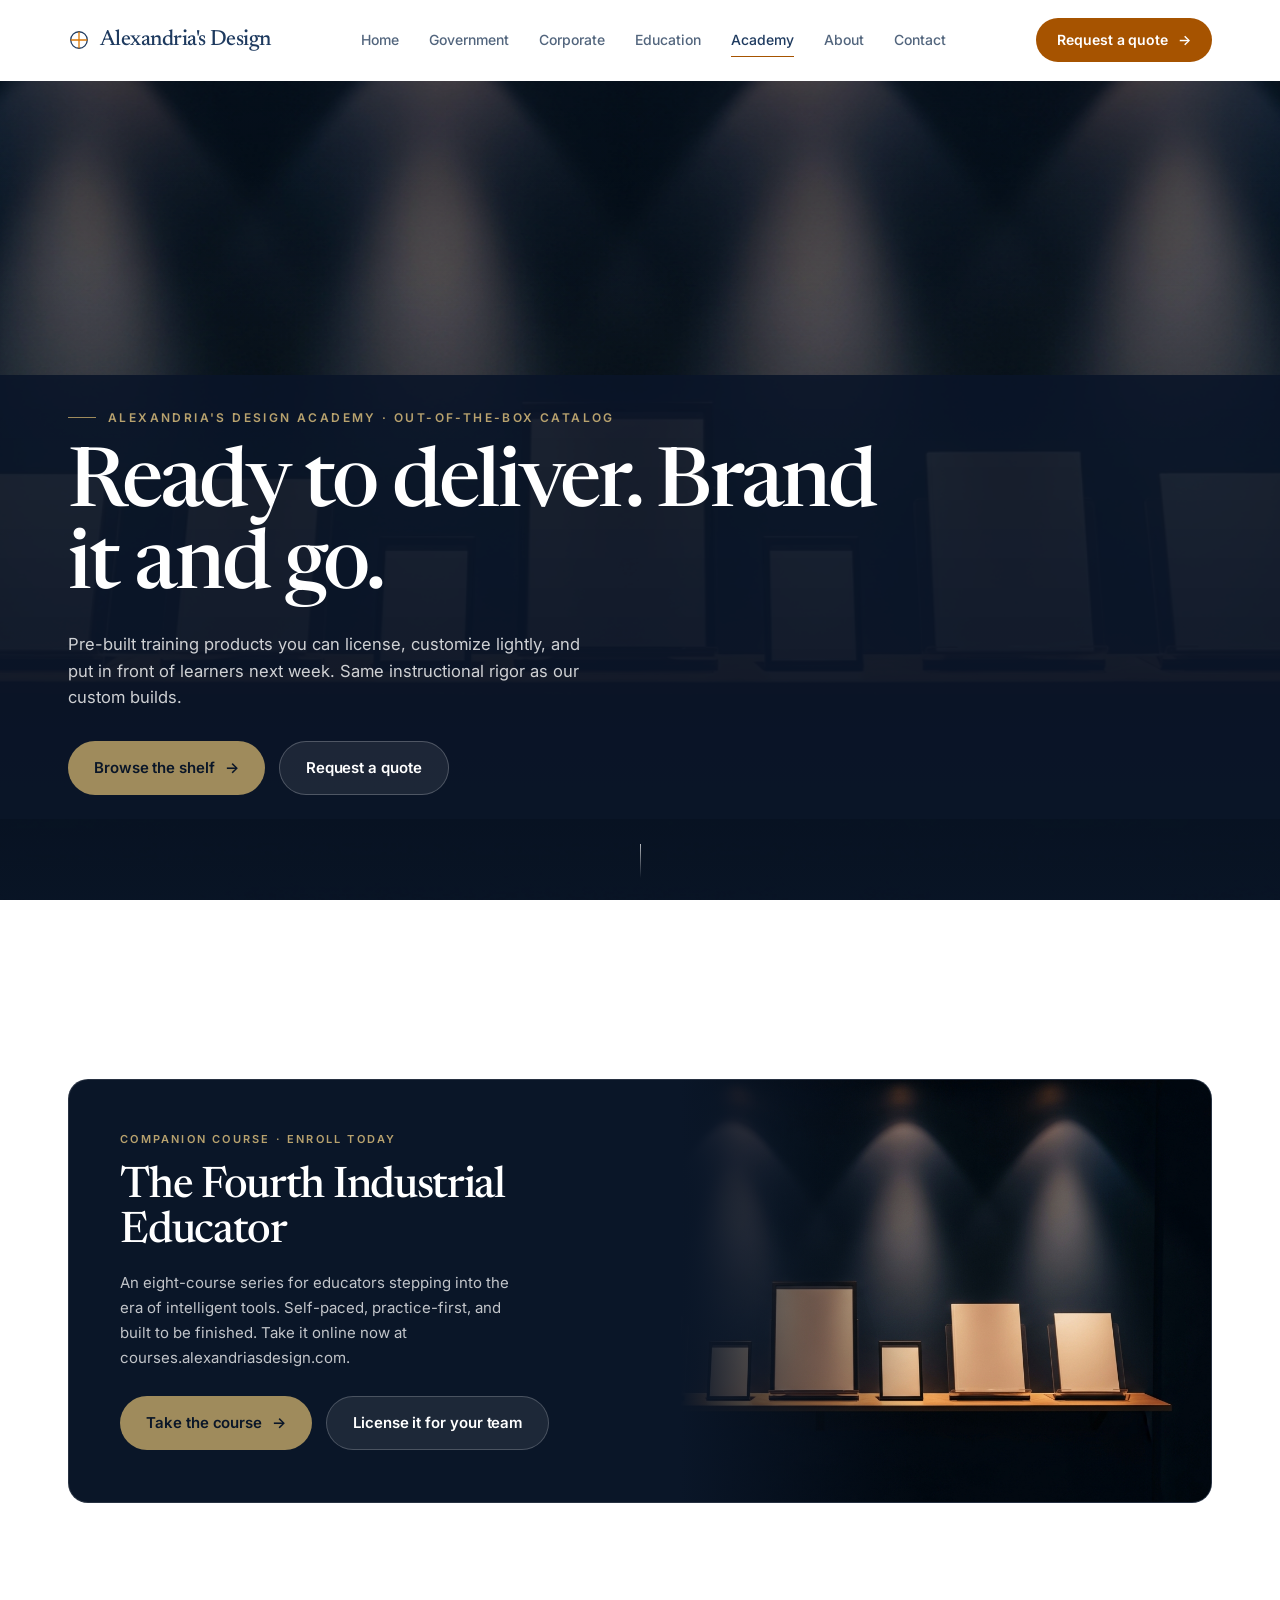
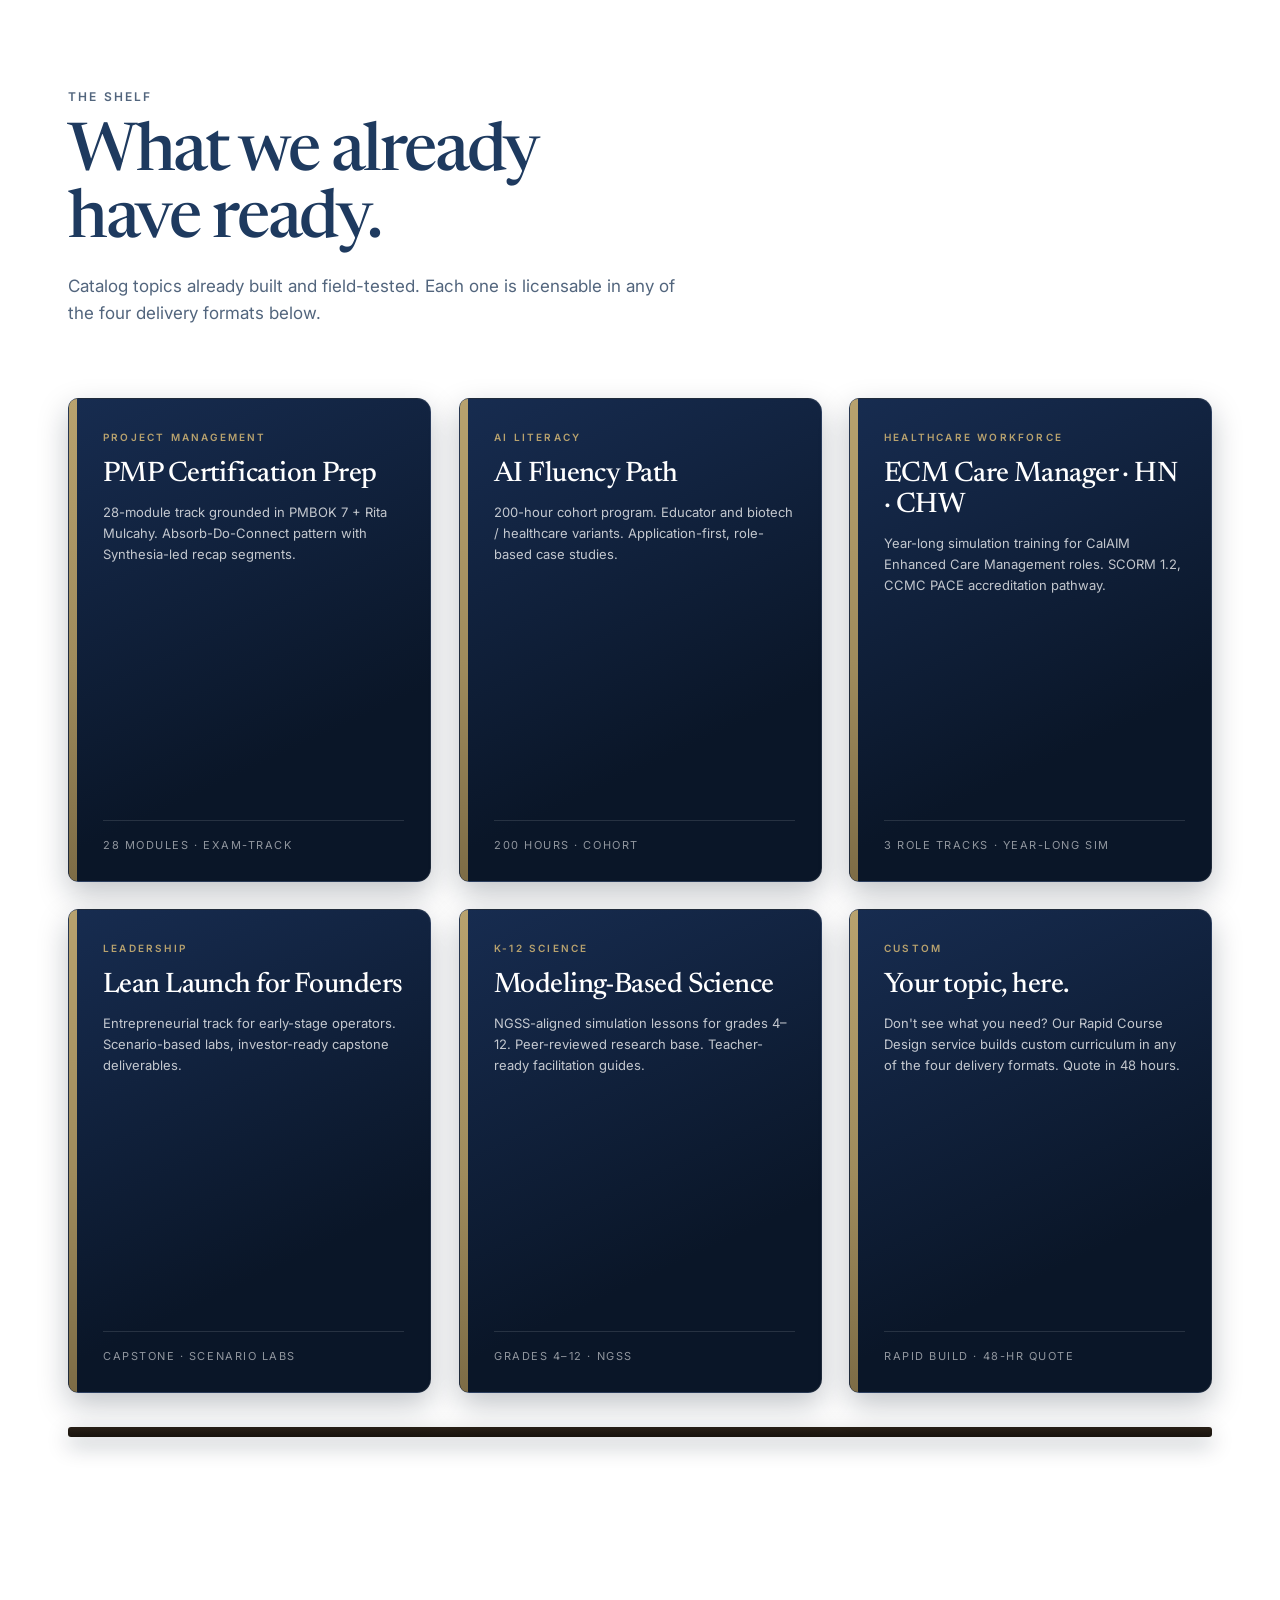
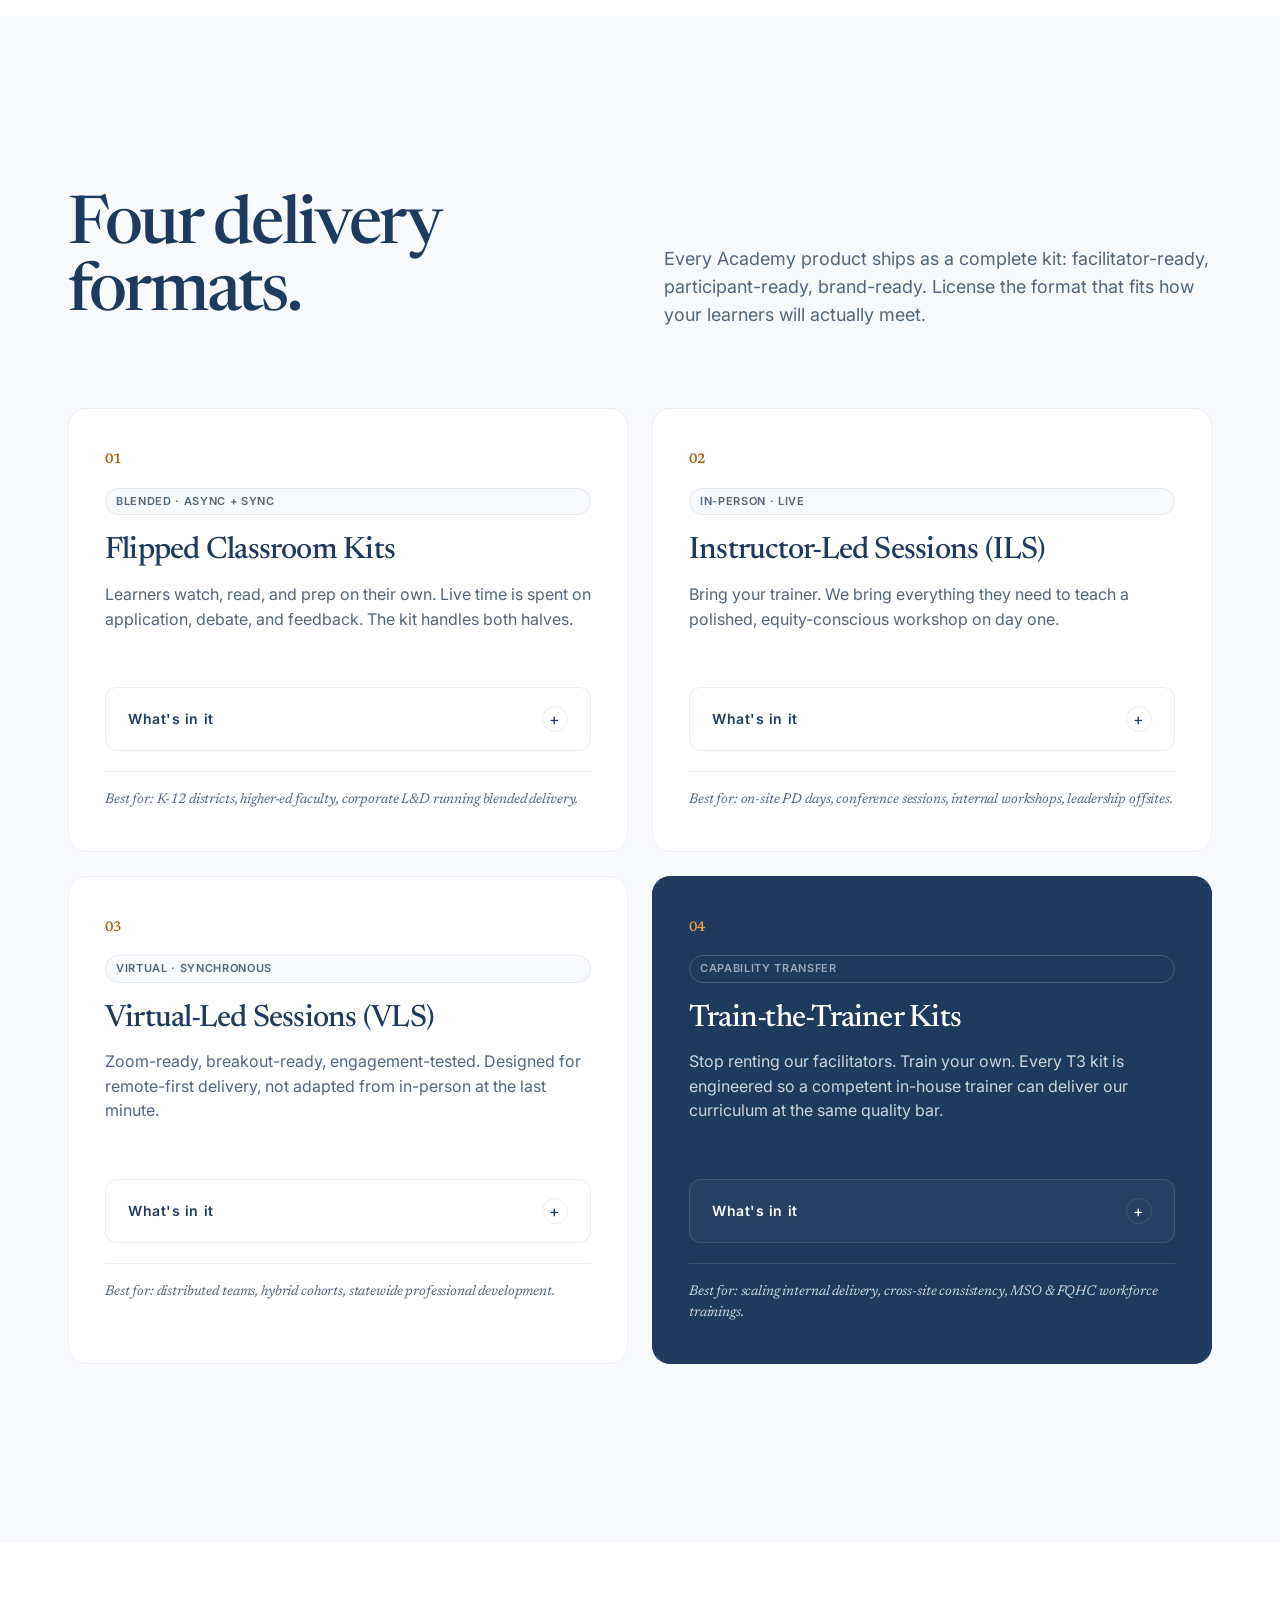
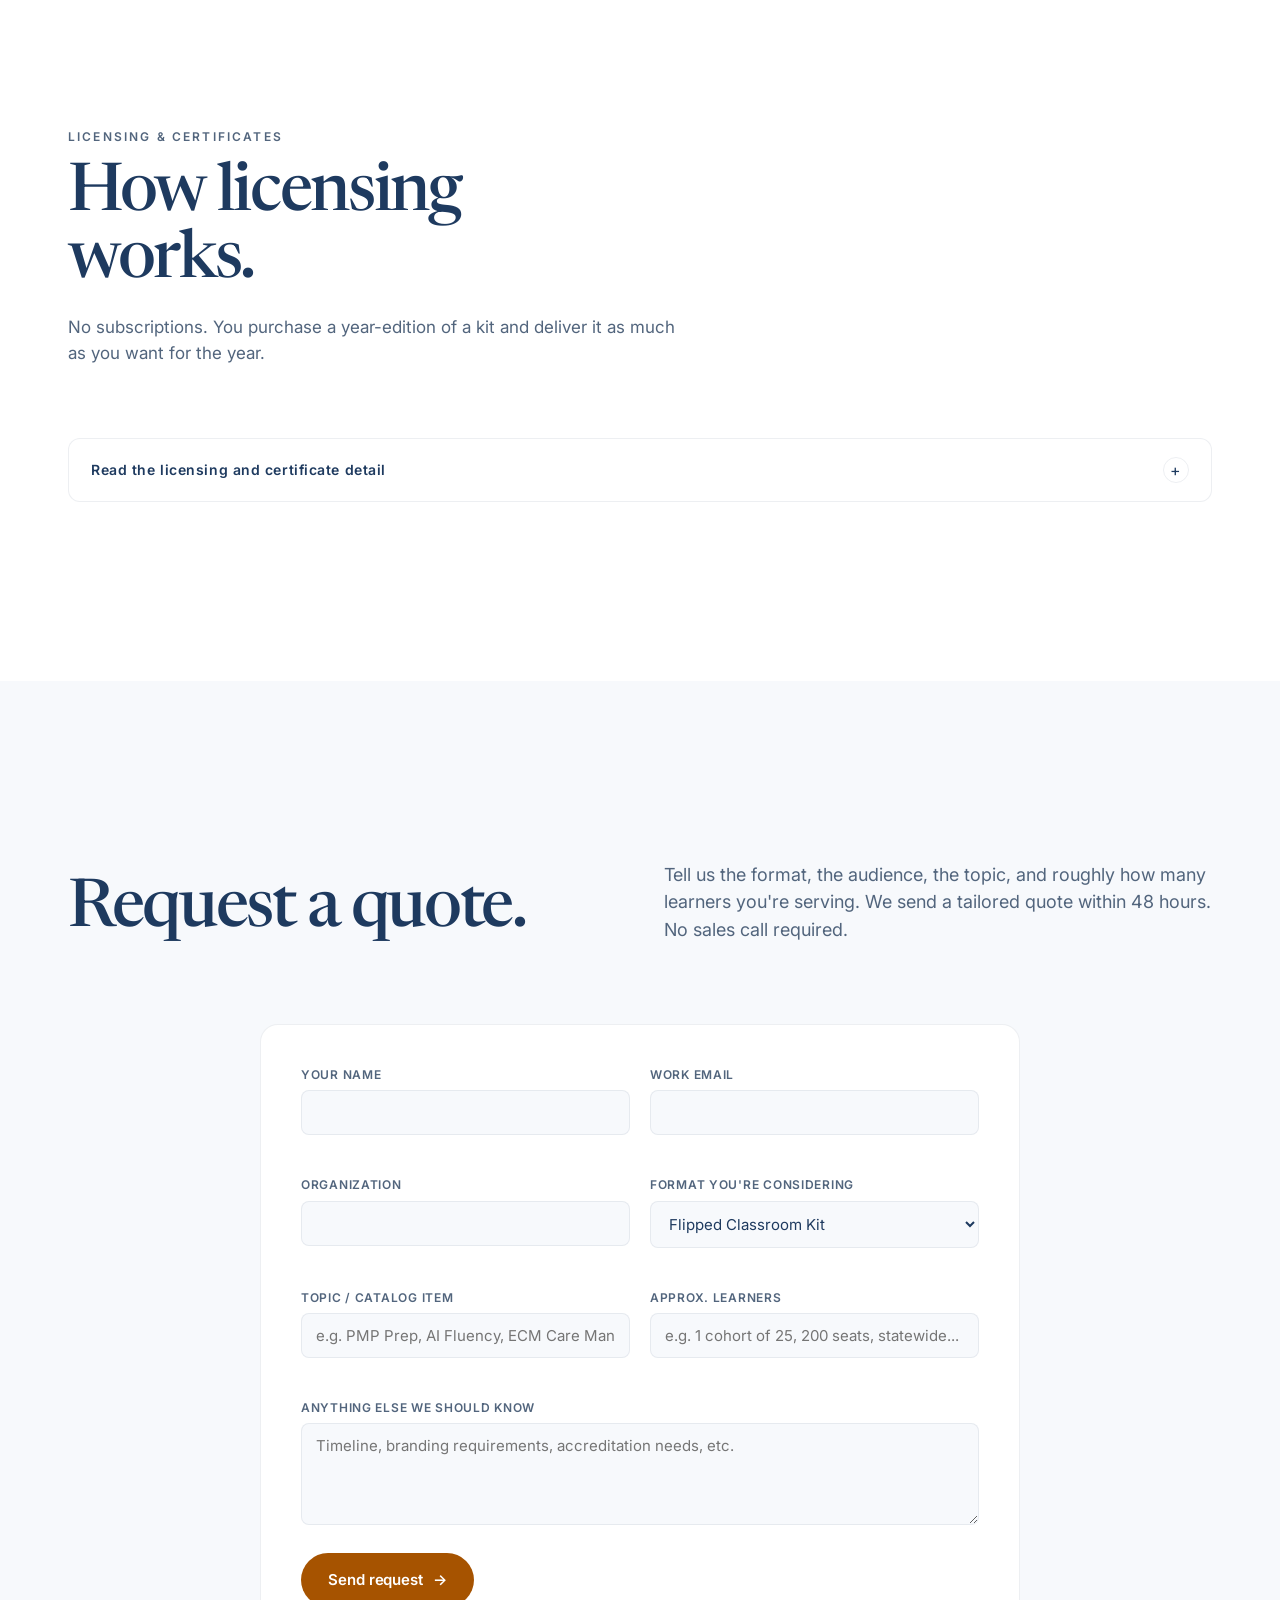
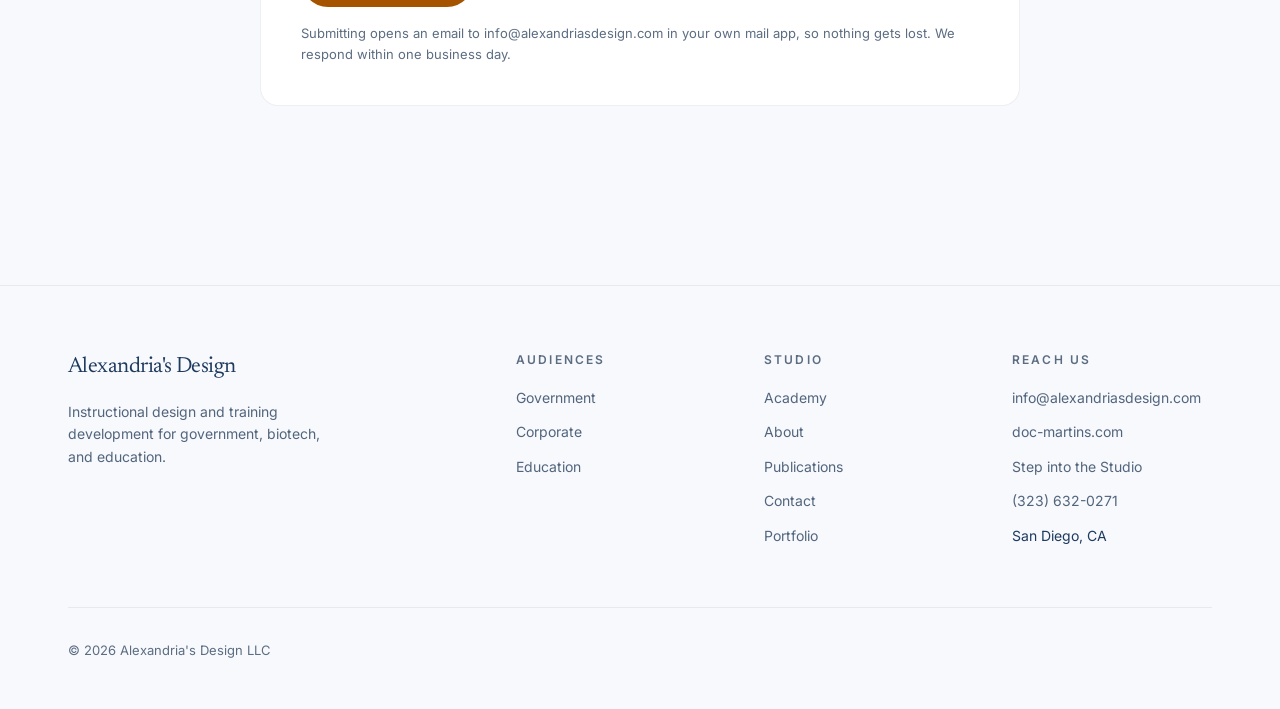
<file: academy.html>
<!doctype html>
<html lang="en">
<head>
  <meta charset="utf-8" />
  <meta name="viewport" content="width=device-width, initial-scale=1" />
  <title>Academy: Alexandria's Design</title>
  <meta name="description" content="Out-of-the-box training products: flipped classroom kits, instructor-led sessions, virtual-led sessions, and Train-the-Trainer kits: ready to brand and deliver." />
  <link rel="preconnect" href="https://fonts.googleapis.com" />
  <link rel="preconnect" href="https://fonts.gstatic.com" crossorigin />
  <link href="https://fonts.googleapis.com/css2?family=Newsreader:opsz,wght@6..72,400;6..72,500;6..72,600&family=Inter:wght@400;500;600;700&display=swap" rel="stylesheet" />
  <link rel="stylesheet" href="style.css" />
  <link rel="stylesheet" href="experience.css" />
</head>
<body>

  <header class="nav" role="banner">
    <div class="wrap nav__row">
      <a href="index.html" class="nav__brand">
        <svg class="nav__mark" viewBox="0 0 24 24" fill="none" aria-hidden="true">
          <circle cx="12" cy="12" r="9" stroke="#1E3A5F" stroke-width="1.4"/>
          <path d="M12 3v18M3 12h18" stroke="#D97706" stroke-width="1.4"/>
        </svg>
        Alexandria's Design
      </a>
      <nav class="nav__links" aria-label="Primary">
        <a href="index.html" class="nav__link">Home</a>
        <a href="government.html" class="nav__link">Government</a>
        <a href="corporate.html" class="nav__link">Corporate</a>
        <a href="education.html" class="nav__link">Education</a>
        <a href="academy.html" class="nav__link is-active">Academy</a>
        <a href="about-room.html" class="nav__link">About</a>
        <a href="contact.html" class="nav__link">Contact</a>
      </nav>
      <a href="#quote" class="btn btn--primary nav__cta">Request a quote <span class="arrow">→</span></a>
    </div>
  </header>

  <main>

    <!-- =====================================================================
         ESTABLISHING SHOT: the shelf
         ===================================================================== -->
    <section class="estab" data-estab>
      <figure class="estab__media">
        <img src="assets/scenes/academy-shelf.png" alt="A wall of course volumes waiting on a long shelf" style="object-position: center 45%;" />
      </figure>
      <div class="estab__content">
        <div class="wrap">
          <p class="estab__kicker">Alexandria's Design Academy · Out-of-the-Box Catalog</p>
          <h1 class="estab__line">Ready to deliver. Brand it and go.</h1>
          <p class="estab__sub">Pre-built training products you can license, customize lightly, and put in front of learners next week. Same instructional rigor as our custom builds.</p>
          <div class="estab__ctas">
            <a href="#shelf" class="btn btn--primary">Browse the shelf <span class="arrow">→</span></a>
            <a href="#quote" class="btn btn--ghost">Request a quote</a>
          </div>
        </div>
      </div>
      <span class="estab__cue" aria-hidden="true"></span>
    </section>

    <!-- =====================================================================
         FEATURED: Companion Course
         ===================================================================== -->
    <section class="section" style="padding-bottom: 0;">
      <div class="wrap">
        <div class="companion reveal">
          <div class="companion__body">
            <span class="companion__tag">Companion Course · Enroll Today</span>
            <h2 class="companion__title">The Fourth Industrial Educator</h2>
            <p class="companion__desc">An eight-course series for educators stepping into the era of intelligent tools. Self-paced, practice-first, and built to be finished. Take it online now at courses.alexandriasdesign.com.</p>
            <div class="companion__ctas">
              <a href="https://courses.alexandriasdesign.com/" target="_blank" rel="noopener" class="btn btn--primary">Take the course <span class="arrow">→</span></a>
              <a href="#quote" class="btn btn--ghost">License it for your team</a>
            </div>
          </div>
          <div class="companion__media">
            <img src="assets/scenes/academy-shelf.png" alt="" aria-hidden="true" style="object-position: right center;" />
          </div>
        </div>
      </div>
    </section>

    <!-- =====================================================================
         THE SHELF: course covers with tilt
         ===================================================================== -->
    <section class="section" id="shelf">
      <div class="wrap">
        <header class="caption-head reveal">
          <span class="eyebrow">The Shelf</span>
          <h2 class="h-section">What we already<br/>have ready.</h2>
          <p class="lede">Catalog topics already built and field-tested. Each one is licensable in any of the four delivery formats below.</p>
        </header>

        <div class="shelf reveal">
          <div class="cover-wrap">
            <article class="cover">
              <span class="cover__tag">Project Management</span>
              <h3 class="cover__name">PMP Certification Prep</h3>
              <p class="cover__desc">28-module track grounded in PMBOK 7 + Rita Mulcahy. Absorb-Do-Connect pattern with Synthesia-led recap segments.</p>
              <span class="cover__foot">28 modules · Exam-track</span>
            </article>
          </div>
          <div class="cover-wrap">
            <article class="cover">
              <span class="cover__tag">AI Literacy</span>
              <h3 class="cover__name">AI Fluency Path</h3>
              <p class="cover__desc">200-hour cohort program. Educator and biotech / healthcare variants. Application-first, role-based case studies.</p>
              <span class="cover__foot">200 hours · Cohort</span>
            </article>
          </div>
          <div class="cover-wrap">
            <article class="cover">
              <span class="cover__tag">Healthcare Workforce</span>
              <h3 class="cover__name">ECM Care Manager · HN · CHW</h3>
              <p class="cover__desc">Year-long simulation training for CalAIM Enhanced Care Management roles. SCORM 1.2, CCMC PACE accreditation pathway.</p>
              <span class="cover__foot">3 role tracks · Year-long sim</span>
            </article>
          </div>
          <div class="cover-wrap">
            <article class="cover">
              <span class="cover__tag">Leadership</span>
              <h3 class="cover__name">Lean Launch for Founders</h3>
              <p class="cover__desc">Entrepreneurial track for early-stage operators. Scenario-based labs, investor-ready capstone deliverables.</p>
              <span class="cover__foot">Capstone · Scenario labs</span>
            </article>
          </div>
          <div class="cover-wrap">
            <article class="cover">
              <span class="cover__tag">K-12 Science</span>
              <h3 class="cover__name">Modeling-Based Science</h3>
              <p class="cover__desc">NGSS-aligned simulation lessons for grades 4–12. Peer-reviewed research base. Teacher-ready facilitation guides.</p>
              <span class="cover__foot">Grades 4–12 · NGSS</span>
            </article>
          </div>
          <div class="cover-wrap">
            <article class="cover">
              <span class="cover__tag">Custom</span>
              <h3 class="cover__name">Your topic, here.</h3>
              <p class="cover__desc">Don't see what you need? Our Rapid Course Design service builds custom curriculum in any of the four delivery formats. Quote in 48 hours.</p>
              <span class="cover__foot">Rapid build · 48-hr quote</span>
            </article>
          </div>
        </div>
        <div class="shelf-ledge" aria-hidden="true"></div>
      </div>
    </section>

    <!-- =====================================================================
         FOUR PRODUCT FORMATS
         ===================================================================== -->
    <section class="section section--soft" id="products">
      <div class="wrap">
        <header class="section__head reveal">
          <h2 class="h-section">Four delivery<br/>formats.</h2>
          <p class="lede">
            Every Academy product ships as a complete kit: facilitator-ready, participant-ready, brand-ready. License the format that fits how your learners will actually meet.
          </p>
        </header>

        <div class="academy-grid reveal">

          <!-- FLIPPED CLASSROOM -->
          <article class="academy-card">
            <span class="academy-card__num">01</span>
            <span class="academy-card__tag">Blended · Async + Sync</span>
            <h3 class="academy-card__name">Flipped Classroom Kits</h3>
            <p class="academy-card__lede">
              Learners watch, read, and prep on their own. Live time is spent on application, debate, and feedback. The kit handles both halves.
            </p>
            <details class="drawer">
              <summary>What's in it <span class="drawer__icon" aria-hidden="true">+</span></summary>
              <div class="drawer__body">
                <ul>
                  <li>Pre-class video lessons (5–15 min, captioned, branded)</li>
                  <li>Reading packet + reflection prompts</li>
                  <li>In-class activity guide for the live session</li>
                  <li>Discussion protocols &amp; group rubric</li>
                  <li>Post-class assessment + answer key</li>
                </ul>
              </div>
            </details>
            <p class="academy-card__use" style="margin-top: 20px;">Best for: K-12 districts, higher-ed faculty, corporate L&amp;D running blended delivery.</p>
          </article>

          <!-- ILS -->
          <article class="academy-card">
            <span class="academy-card__num">02</span>
            <span class="academy-card__tag">In-person · Live</span>
            <h3 class="academy-card__name">Instructor-Led Sessions (ILS)</h3>
            <p class="academy-card__lede">
              Bring your trainer. We bring everything they need to teach a polished, equity-conscious workshop on day one.
            </p>
            <details class="drawer">
              <summary>What's in it <span class="drawer__icon" aria-hidden="true">+</span></summary>
              <div class="drawer__body">
                <ul>
                  <li>Facilitator's guide with timing, prompts, and pivots</li>
                  <li>Branded slide deck (PowerPoint + Google Slides)</li>
                  <li>Participant workbook + handouts</li>
                  <li>Activity prompts &amp; group exercise materials</li>
                  <li>Pre/post assessments + scoring rubric</li>
                </ul>
              </div>
            </details>
            <p class="academy-card__use" style="margin-top: 20px;">Best for: on-site PD days, conference sessions, internal workshops, leadership offsites.</p>
          </article>

          <!-- VLS -->
          <article class="academy-card">
            <span class="academy-card__num">03</span>
            <span class="academy-card__tag">Virtual · Synchronous</span>
            <h3 class="academy-card__name">Virtual-Led Sessions (VLS)</h3>
            <p class="academy-card__lede">
              Zoom-ready, breakout-ready, engagement-tested. Designed for remote-first delivery, not adapted from in-person at the last minute.
            </p>
            <details class="drawer">
              <summary>What's in it <span class="drawer__icon" aria-hidden="true">+</span></summary>
              <div class="drawer__body">
                <ul>
                  <li>Virtual facilitator script with timing &amp; tech cues</li>
                  <li>Branded slide deck optimized for screen-share</li>
                  <li>Breakout activity packet (Miro / Mural / Jamboard templates)</li>
                  <li>Chat prompts &amp; engagement micro-checks</li>
                  <li>Recording-ready segments for async re-use</li>
                </ul>
              </div>
            </details>
            <p class="academy-card__use" style="margin-top: 20px;">Best for: distributed teams, hybrid cohorts, statewide professional development.</p>
          </article>

          <!-- T3 -->
          <article class="academy-card academy-card--featured">
            <span class="academy-card__num">04</span>
            <span class="academy-card__tag">Capability Transfer</span>
            <h3 class="academy-card__name">Train-the-Trainer Kits</h3>
            <p class="academy-card__lede">
              Stop renting our facilitators. Train your own. Every T3 kit is engineered so a competent in-house trainer can deliver our curriculum at the same quality bar.
            </p>
            <details class="drawer drawer--dark">
              <summary>What's in it <span class="drawer__icon" aria-hidden="true">+</span></summary>
              <div class="drawer__body">
                <ul>
                  <li>Master facilitator's guide (deep version, with rationale)</li>
                  <li>Participant workbook + handouts</li>
                  <li>Branded presentation decks (in-person + virtual variants)</li>
                  <li>Assessment rubric + scoring calibration guide</li>
                  <li>T3 video walkthroughs: your trainer learns by watching ours</li>
                  <li>Quarterly office hours for licensed trainers</li>
                </ul>
              </div>
            </details>
            <p class="academy-card__use" style="margin-top: 20px;">Best for: scaling internal delivery, cross-site consistency, MSO &amp; FQHC workforce trainings.</p>
          </article>

        </div>
      </div>
    </section>

    <!-- =====================================================================
         HOW LICENSING WORKS
         ===================================================================== -->
    <section class="section">
      <div class="wrap">
        <header class="caption-head reveal">
          <span class="eyebrow">Licensing &amp; Certificates</span>
          <h2 class="h-section">How licensing<br/>works.</h2>
          <p class="lede">No subscriptions. You purchase a year-edition of a kit and deliver it as much as you want for the year.</p>
        </header>

        <details class="drawer reveal">
          <summary>Read the licensing and certificate detail <span class="drawer__icon" aria-hidden="true">+</span></summary>
          <div class="drawer__body">
            <div class="licensing" style="border-top: 0; margin-top: 8px;">
              <div class="licensing__item">
                <span class="licensing__num">01</span>
                <h4>Per-cohort or per-seat</h4>
                <p>Choose the model that fits how you scale. Per-cohort licensing for predictable delivery; per-seat for individual enrollment.</p>
              </div>
              <div class="licensing__item">
                <span class="licensing__num">02</span>
                <h4>Brand customization included</h4>
                <p>Every kit ships with your logo, colors, and name in the right places. Heavier customization quoted separately.</p>
              </div>
              <div class="licensing__item">
                <span class="licensing__num">03</span>
                <h4>One-time purchase, annual refresh</h4>
                <p>Buy a seat pack or cohort license up-front for the year. Marie refreshes content annually; you re-license at a returning-customer rate.</p>
              </div>
              <div class="licensing__item">
                <span class="licensing__num">04</span>
                <h4>Volume tiers available</h4>
                <p>Quote-driven for 50+ seats or multi-cohort engagements. T3 kits include quarterly office hours for licensed trainers.</p>
              </div>
            </div>
            <p style="margin-top: 18px;">Certificates of completion ship with every course. CEU and CME accreditation pathways are available where the topic supports them.</p>
          </div>
        </details>
      </div>
    </section>

    <!-- =====================================================================
         QUOTE FORM
         ===================================================================== -->
    <section class="section section--soft" id="quote">
      <div class="wrap">
        <header class="section__head reveal">
          <h2 class="h-section">Request a quote.</h2>
          <p class="lede">
            Tell us the format, the audience, the topic, and roughly how many learners you're serving. We send a tailored quote within 48 hours. No sales call required.
          </p>
        </header>

        <form class="quote-form reveal" data-mailto="info@alexandriasdesign.com" data-subject="Academy quote request" action="#" method="post">
          <div class="quote-form__row">
            <label class="quote-form__field">
              <span>Your name</span>
              <input type="text" name="name" data-label="Name" required />
            </label>
            <label class="quote-form__field">
              <span>Work email</span>
              <input type="email" name="email" data-label="Email" required />
            </label>
          </div>
          <div class="quote-form__row">
            <label class="quote-form__field">
              <span>Organization</span>
              <input type="text" name="organization" data-label="Organization" />
            </label>
            <label class="quote-form__field">
              <span>Format you're considering</span>
              <select name="format" data-label="Format">
                <option>Flipped Classroom Kit</option>
                <option>Instructor-Led Sessions (ILS)</option>
                <option>Virtual-Led Sessions (VLS)</option>
                <option>Train-the-Trainer Kit</option>
                <option>Not sure yet. Help me choose</option>
              </select>
            </label>
          </div>
          <div class="quote-form__row">
            <label class="quote-form__field">
              <span>Topic / catalog item</span>
              <input type="text" name="topic" data-label="Topic" placeholder="e.g. PMP Prep, AI Fluency, ECM Care Manager, custom..." />
            </label>
            <label class="quote-form__field">
              <span>Approx. learners</span>
              <input type="text" name="learners" data-label="Approx. learners" placeholder="e.g. 1 cohort of 25, 200 seats, statewide..." />
            </label>
          </div>
          <label class="quote-form__field">
            <span>Anything else we should know</span>
            <textarea name="notes" data-label="Notes" rows="4" placeholder="Timeline, branding requirements, accreditation needs, etc."></textarea>
          </label>
          <button type="submit" class="btn btn--primary">Send request <span class="arrow">→</span></button>
          <p class="mailto-note" hidden>Your email app is opening with this request addressed to info@alexandriasdesign.com. Review it there and press send.</p>
          <p class="quote-form__note">
            Submitting opens an email to info@alexandriasdesign.com in your own mail app, so nothing gets lost. We respond within one business day.
          </p>
        </form>
      </div>
    </section>

  </main>

  <footer class="foot">
    <div class="wrap">
      <div class="foot__top">
        <div>
          <div class="foot__brand">Alexandria's Design</div>
          <p class="foot__tag">Instructional design and training development for government, biotech, and education.</p>
        </div>
        <div>
          <h5>Audiences</h5>
          <ul>
            <li><a href="government.html">Government</a></li>
            <li><a href="corporate.html">Corporate</a></li>
            <li><a href="education.html">Education</a></li>
          </ul>
        </div>
        <div>
          <h5>Studio</h5>
          <ul>
            <li><a href="academy.html">Academy</a></li>
            <li><a href="about-room.html">About</a></li>
            <li><a href="about-room.html#research">Publications</a></li>
            <li><a href="contact.html">Contact</a></li>
            <li><a href="https://doc-martins.com/" target="_blank" rel="noopener">Portfolio</a></li>
          </ul>
        </div>
        <div>
          <h5>Reach Us</h5>
          <ul>
            <li><a href="mailto:info@alexandriasdesign.com">info@alexandriasdesign.com</a></li>
            <li><a href="https://doc-martins.com/" target="_blank" rel="noopener">doc-martins.com</a></li>
            <li><a href="about-room.html">Step into the Studio</a></li>
            <li><a href="tel:+13236320271">(323) 632-0271</a></li>
            <li>San Diego, CA</li>
          </ul>
        </div>
      </div>
      <div class="foot__bottom">
        <span>© 2026 Alexandria's Design LLC</span>
      </div>
    </div>
  </footer>

  <script src="vendor/gsap.min.js"></script>
  <script src="vendor/ScrollTrigger.min.js"></script>
  <script src="vendor/lenis.min.js"></script>
  <script src="motion.js"></script>
  <script src="experience.js"></script>
</body>
</html>
</file>
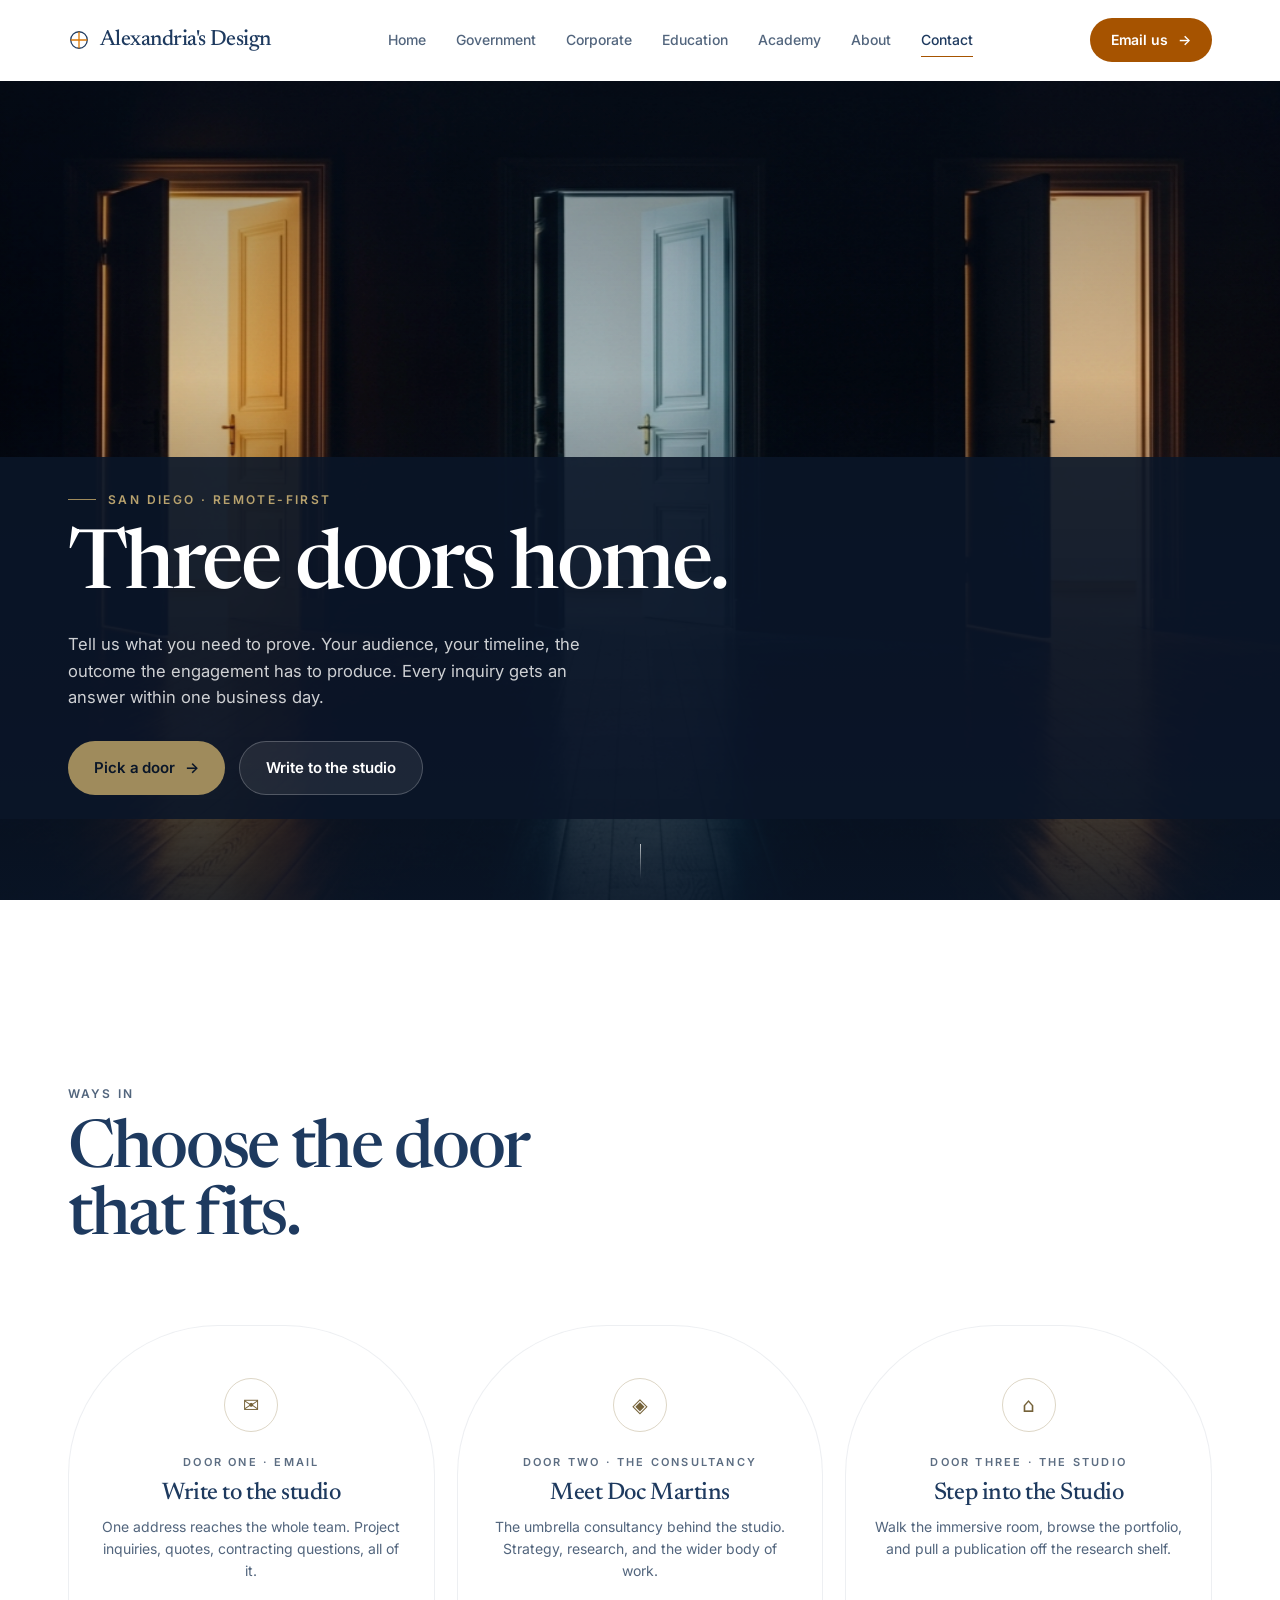
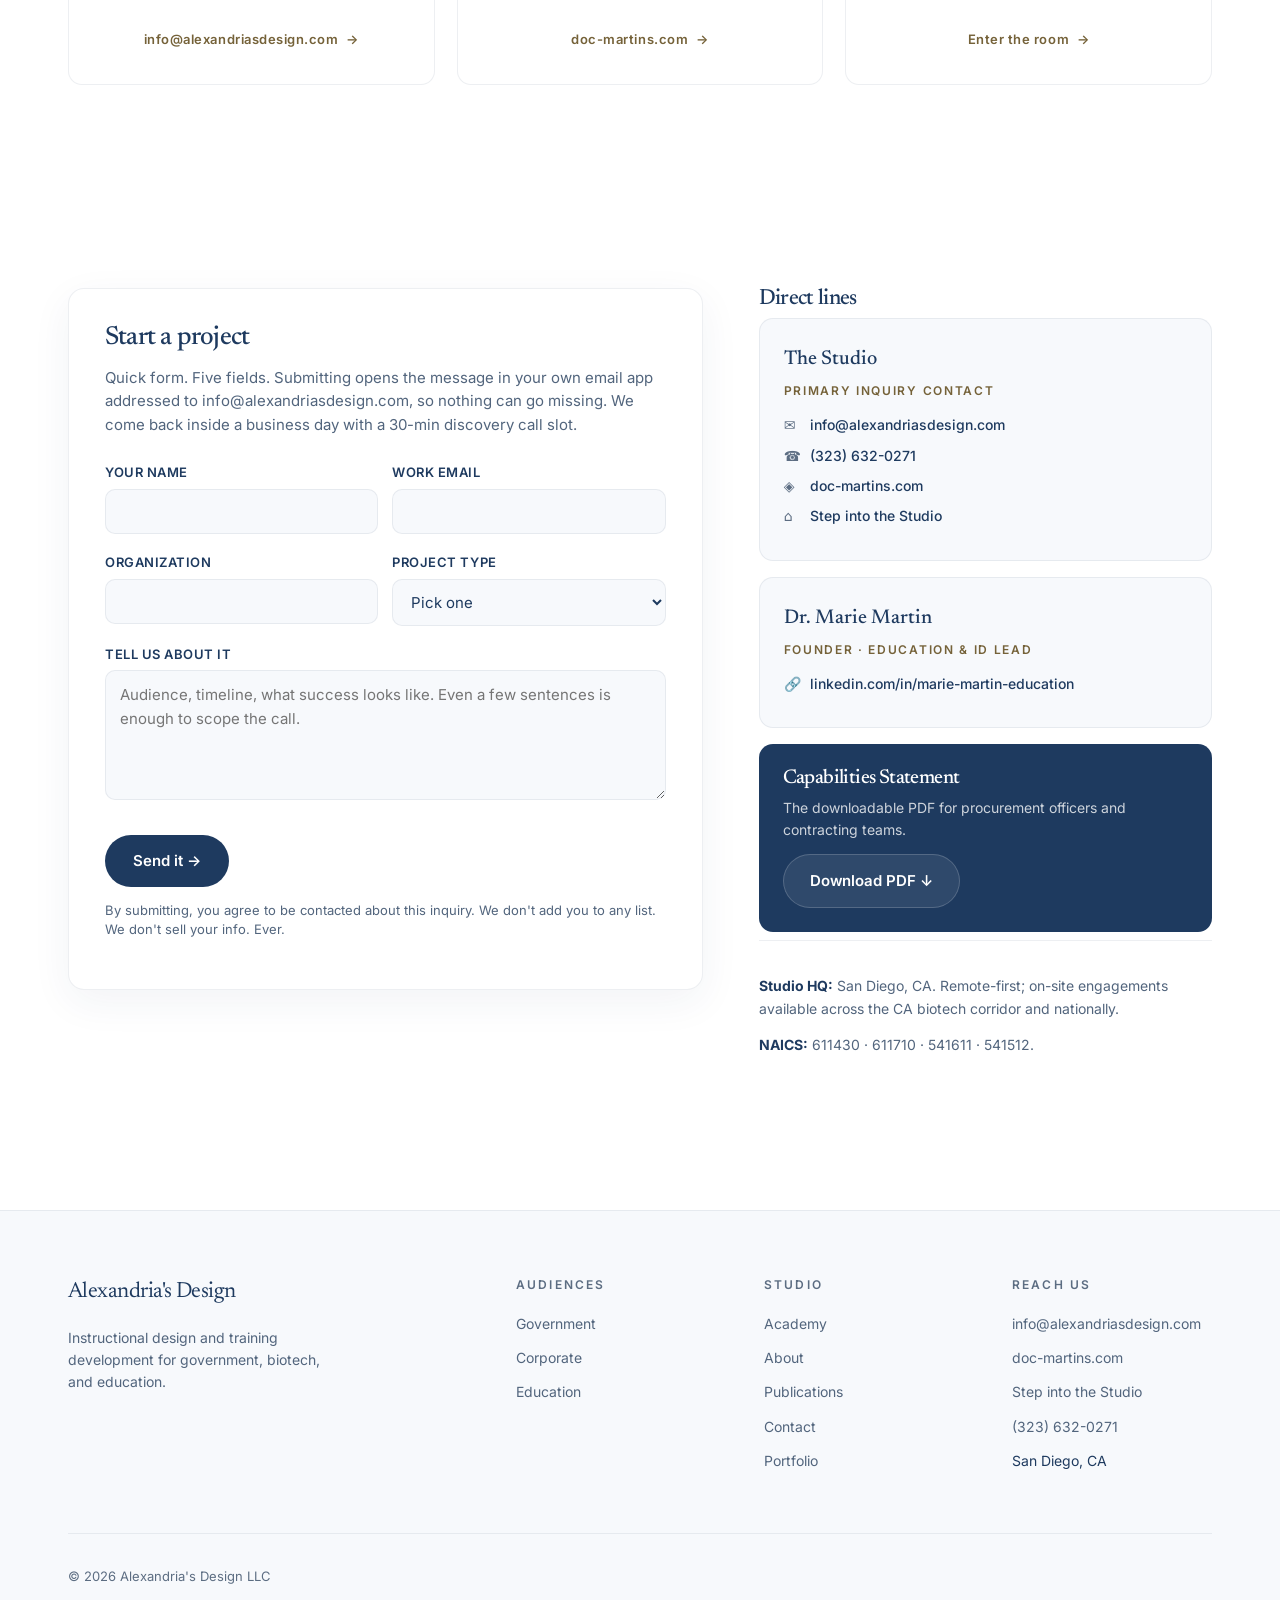
<file: contact.html>
<!doctype html>
<html lang="en">
<head>
  <meta charset="utf-8" />
  <meta name="viewport" content="width=device-width, initial-scale=1" />
  <title>Contact: Alexandria's Design</title>
  <meta name="description" content="Tell us your audience, your timeline, and the outcome you need to prove. We respond to every inquiry within one business day." />
  <link rel="preconnect" href="https://fonts.googleapis.com" />
  <link rel="preconnect" href="https://fonts.gstatic.com" crossorigin />
  <link href="https://fonts.googleapis.com/css2?family=Newsreader:opsz,wght@6..72,400;6..72,500;6..72,600&family=Inter:wght@400;500;600;700&display=swap" rel="stylesheet" />
  <link rel="stylesheet" href="style.css" />
  <link rel="stylesheet" href="experience.css" />

  <style>
    .contact-grid {
      display: grid;
      grid-template-columns: 1.4fr 1fr;
      gap: 56px;
      align-items: start;
      padding: 24px 0 120px;
    }
    @media (max-width: 880px) { .contact-grid { grid-template-columns: 1fr; gap: 40px; } }

    .contact-form {
      background: #fff;
      border: 1px solid var(--navy-08);
      border-radius: 16px;
      padding: 36px;
      box-shadow: 0 12px 40px rgba(30, 58, 95, 0.06);
    }
    .contact-form h2 { font-size: 26px; margin: 0 0 6px; }
    .contact-form .form-lede { color: var(--navy-60); font-size: 15px; margin-bottom: 26px; line-height: 1.55; }

    .field { margin-bottom: 18px; }
    .field label {
      display: block;
      font-family: var(--font-body);
      font-size: 13px;
      font-weight: 600;
      letter-spacing: 0.04em;
      color: var(--navy);
      margin-bottom: 6px;
      text-transform: uppercase;
    }
    .field input, .field select, .field textarea {
      width: 100%;
      padding: 12px 14px;
      border: 1px solid var(--navy-08);
      border-radius: 10px;
      font-family: var(--font-body);
      font-size: 15px;
      color: var(--navy);
      background: var(--bg-soft);
      transition: all var(--t-fast) var(--ease);
    }
    .field input:focus, .field select:focus, .field textarea:focus {
      outline: none;
      border-color: var(--gold);
      background: #fff;
      box-shadow: 0 0 0 3px rgba(159, 139, 92, 0.14);
    }
    .field textarea { resize: vertical; min-height: 130px; line-height: 1.55; }
    .field-row { display: grid; grid-template-columns: 1fr 1fr; gap: 14px; }
    @media (max-width: 540px) { .field-row { grid-template-columns: 1fr; } }

    .form-cta {
      background: var(--navy);
      color: #fff;
      border: 0;
      border-radius: 999px;
      padding: 14px 28px;
      font-family: var(--font-body);
      font-weight: 600;
      font-size: 15px;
      cursor: pointer;
      transition: all var(--t-fast) var(--ease);
      margin-top: 8px;
    }
    .form-cta:hover { background: var(--gold); transform: translateY(-1px); }

    .form-meta { font-size: 13px; color: var(--navy-60); margin-top: 14px; line-height: 1.5; }

    .contact-side h3 {
      font-family: var(--font-display);
      font-size: 22px;
      font-weight: 500;
      margin: 0 0 8px;
    }
    .contact-card {
      background: var(--bg-soft);
      border: 1px solid var(--navy-08);
      border-radius: 14px;
      padding: 24px;
      margin-bottom: 16px;
    }
    .contact-card__name { font-family: var(--font-display); font-size: 20px; font-weight: 500; }
    .contact-card__role { font-family: var(--font-body); font-size: 12px; letter-spacing: 0.14em; text-transform: uppercase; color: var(--gold-text); font-weight: 600; margin: 6px 0 14px; }
    .contact-card__line { display: flex; align-items: center; gap: 10px; font-size: 14px; color: var(--navy-60); margin-bottom: 8px; }
    .contact-card__line a { color: var(--navy); font-weight: 500; }
    .contact-card__line a:hover { color: var(--gold-text); }
    .contact-card__line .icon { width: 16px; color: var(--navy-40); }

    .meta-block { padding: 20px 0; border-top: 1px solid var(--navy-08); margin-top: 8px; font-size: 14px; color: var(--navy-60); line-height: 1.6; }
    .meta-block strong { color: var(--navy); }

    .response-promise {
      background: var(--navy);
      color: #fff;
      border-radius: 14px;
      padding: 24px;
      margin-top: 16px;
    }
    .response-promise h4 {
      font-family: var(--font-display);
      font-size: 20px;
      font-weight: 500;
      color: #fff;
      margin: 0 0 8px;
    }
    .response-promise p { font-size: 14px; line-height: 1.55; color: rgba(255,255,255,0.78); margin: 0; }
  </style>
</head>
<body>
  <header class="nav" role="banner">
    <div class="wrap nav__row">
      <a href="index.html" class="nav__brand">
        <svg class="nav__mark" viewBox="0 0 24 24" fill="none" aria-hidden="true">
          <circle cx="12" cy="12" r="9" stroke="#1E3A5F" stroke-width="1.4"/>
          <path d="M12 3v18M3 12h18" stroke="#D97706" stroke-width="1.4"/>
        </svg>
        Alexandria's Design
      </a>
      <nav class="nav__links" aria-label="Primary">
        <a href="index.html" class="nav__link">Home</a>
        <a href="government.html" class="nav__link">Government</a>
        <a href="corporate.html" class="nav__link">Corporate</a>
        <a href="education.html" class="nav__link">Education</a>
        <a href="academy.html" class="nav__link">Academy</a>
        <a href="about-room.html" class="nav__link">About</a>
        <a href="contact.html" class="nav__link is-active">Contact</a>
      </nav>
      <a href="mailto:info@alexandriasdesign.com" class="btn btn--primary nav__cta">Email us <span class="arrow">→</span></a>
    </div>
  </header>

  <main>
    <!-- =====================================================================
         ESTABLISHING SHOT: three doors home
         ===================================================================== -->
    <section class="estab" data-estab>
      <figure class="estab__media">
        <img src="assets/scenes/threshold.png" alt="A hallway with three doorways of light" />
      </figure>
      <div class="estab__content">
        <div class="wrap">
          <p class="estab__kicker">San Diego · Remote-first</p>
          <h1 class="estab__line">Three doors home.</h1>
          <p class="estab__sub">Tell us what you need to prove. Your audience, your timeline, the outcome the engagement has to produce. Every inquiry gets an answer within one business day.</p>
          <div class="estab__ctas">
            <a href="#paths" class="btn btn--primary">Pick a door <span class="arrow">→</span></a>
            <a href="#start" class="btn btn--ghost">Write to the studio</a>
          </div>
        </div>
      </div>
      <span class="estab__cue" aria-hidden="true"></span>
    </section>

    <!-- =====================================================================
         THREE CONTACT PATHS: door-styled cards
         ===================================================================== -->
    <section class="section" id="paths">
      <div class="wrap">
        <header class="caption-head reveal">
          <span class="eyebrow">Ways in</span>
          <h2 class="h-section">Choose the door<br/>that fits.</h2>
        </header>

        <div class="door-cards reveal">
          <a href="mailto:info@alexandriasdesign.com" class="door-card">
            <span class="door-card__icon" aria-hidden="true">✉</span>
            <span class="door-card__kicker">Door One · Email</span>
            <h3 class="door-card__name">Write to the studio</h3>
            <p class="door-card__desc">One address reaches the whole team. Project inquiries, quotes, contracting questions, all of it.</p>
            <span class="door-card__cta">info@alexandriasdesign.com <span class="arrow">→</span></span>
          </a>

          <a href="https://doc-martins.com/" target="_blank" rel="noopener" class="door-card">
            <span class="door-card__icon" aria-hidden="true">◈</span>
            <span class="door-card__kicker">Door Two · The Consultancy</span>
            <h3 class="door-card__name">Meet Doc Martins</h3>
            <p class="door-card__desc">The umbrella consultancy behind the studio. Strategy, research, and the wider body of work.</p>
            <span class="door-card__cta">doc-martins.com <span class="arrow">→</span></span>
          </a>

          <a href="about-room.html" class="door-card">
            <span class="door-card__icon" aria-hidden="true">⌂</span>
            <span class="door-card__kicker">Door Three · The Studio</span>
            <h3 class="door-card__name">Step into the Studio</h3>
            <p class="door-card__desc">Walk the immersive room, browse the portfolio, and pull a publication off the research shelf.</p>
            <span class="door-card__cta">Enter the room <span class="arrow">→</span></span>
          </a>
        </div>
      </div>
    </section>

    <!-- =====================================================================
         START A PROJECT: mailto composition flow
         ===================================================================== -->
    <section id="start">
      <div class="wrap">
        <div class="contact-grid">

          <!-- FORM -->
          <form class="contact-form reveal" data-mailto="info@alexandriasdesign.com" data-subject="New project inquiry" action="#" method="post">
            <h2>Start a project</h2>
            <p class="form-lede">Quick form. Five fields. Submitting opens the message in your own email app addressed to info@alexandriasdesign.com, so nothing can go missing. We come back inside a business day with a 30-min discovery call slot.</p>

            <div class="field-row">
              <div class="field">
                <label for="f-name">Your name</label>
                <input type="text" id="f-name" name="name" data-label="Name" required autocomplete="name" />
              </div>
              <div class="field">
                <label for="f-email">Work email</label>
                <input type="email" id="f-email" name="email" data-label="Email" required autocomplete="email" />
              </div>
            </div>

            <div class="field-row">
              <div class="field">
                <label for="f-org">Organization</label>
                <input type="text" id="f-org" name="organization" data-label="Organization" autocomplete="organization" />
              </div>
              <div class="field">
                <label for="f-type">Project type</label>
                <select id="f-type" name="project_type" data-label="Project type">
                  <option value="">Pick one</option>
                  <option>Government / Federal</option>
                  <option>Corporate / Biotech / Healthcare</option>
                  <option>K-12 / Higher Ed</option>
                  <option>Academy course license (B2B seat pack)</option>
                  <option>Academy course (individual)</option>
                  <option>Train-the-Trainer</option>
                  <option>Thought-Partner / Consulting</option>
                  <option>Something else</option>
                </select>
              </div>
            </div>

            <div class="field">
              <label for="f-msg">Tell us about it</label>
              <textarea id="f-msg" name="message" data-label="Message" placeholder="Audience, timeline, what success looks like. Even a few sentences is enough to scope the call." required></textarea>
            </div>

            <button type="submit" class="form-cta">Send it →</button>
            <p class="mailto-note" hidden>Your email app is opening with this message addressed to info@alexandriasdesign.com. Review it there and press send. If nothing opened, email us directly at info@alexandriasdesign.com.</p>
            <p class="form-meta">By submitting, you agree to be contacted about this inquiry. We don't add you to any list. We don't sell your info. Ever.</p>
          </form>

          <!-- SIDE: CONTACT CARDS -->
          <aside class="contact-side reveal">
            <h3>Direct lines</h3>

            <div class="contact-card">
              <div class="contact-card__name">The Studio</div>
              <div class="contact-card__role">Primary inquiry contact</div>
              <div class="contact-card__line">
                <span class="icon">✉</span><a href="mailto:info@alexandriasdesign.com">info@alexandriasdesign.com</a>
              </div>
              <div class="contact-card__line">
                <span class="icon">☎</span><a href="tel:+13236320271">(323) 632-0271</a>
              </div>
              <div class="contact-card__line">
                <span class="icon">◈</span><a href="https://doc-martins.com/" target="_blank" rel="noopener">doc-martins.com</a>
              </div>
              <div class="contact-card__line">
                <span class="icon">⌂</span><a href="about-room.html">Step into the Studio</a>
              </div>
            </div>

            <div class="contact-card">
              <div class="contact-card__name">Dr. Marie Martin</div>
              <div class="contact-card__role">Founder · Education &amp; ID Lead</div>
              <div class="contact-card__line">
                <span class="icon">🔗</span><a href="https://www.linkedin.com/in/marie-martin-education" target="_blank" rel="noopener">linkedin.com/in/marie-martin-education</a>
              </div>
            </div>

            <div class="response-promise">
              <h4>Capabilities Statement</h4>
              <p>The downloadable PDF for procurement officers and contracting teams.</p>
              <a href="capabilities.pdf" class="btn btn--ghost" download style="margin-top: 14px; background: rgba(255,255,255,0.08); color: #fff; border-color: rgba(255,255,255,0.18);">Download PDF ↓</a>
            </div>

            <div class="meta-block">
              <p><strong>Studio HQ:</strong> San Diego, CA. Remote-first; on-site engagements available across the CA biotech corridor and nationally.</p>
              <p style="margin-top: 12px;"><strong>NAICS:</strong> 611430 · 611710 · 541611 · 541512.</p>
            </div>
          </aside>

        </div>
      </div>
    </section>
  </main>

  <footer class="foot">
    <div class="wrap">
      <div class="foot__top">
        <div>
          <div class="foot__brand">Alexandria's Design</div>
          <p class="foot__tag">Instructional design and training development for government, biotech, and education.</p>
        </div>
        <div>
          <h5>Audiences</h5>
          <ul>
            <li><a href="government.html">Government</a></li>
            <li><a href="corporate.html">Corporate</a></li>
            <li><a href="education.html">Education</a></li>
          </ul>
        </div>
        <div>
          <h5>Studio</h5>
          <ul>
            <li><a href="academy.html">Academy</a></li>
            <li><a href="about-room.html">About</a></li>
            <li><a href="about-room.html#research">Publications</a></li>
            <li><a href="contact.html">Contact</a></li>
            <li><a href="https://doc-martins.com/" target="_blank" rel="noopener">Portfolio</a></li>
          </ul>
        </div>
        <div>
          <h5>Reach Us</h5>
          <ul>
            <li><a href="mailto:info@alexandriasdesign.com">info@alexandriasdesign.com</a></li>
            <li><a href="https://doc-martins.com/" target="_blank" rel="noopener">doc-martins.com</a></li>
            <li><a href="about-room.html">Step into the Studio</a></li>
            <li><a href="tel:+13236320271">(323) 632-0271</a></li>
            <li>San Diego, CA</li>
          </ul>
        </div>
      </div>
      <div class="foot__bottom">
        <span>© 2026 Alexandria's Design LLC</span>
      </div>
    </div>
  </footer>

  <script src="vendor/gsap.min.js"></script>
  <script src="vendor/ScrollTrigger.min.js"></script>
  <script src="vendor/lenis.min.js"></script>
  <script src="motion.js"></script>
  <script src="experience.js"></script>
</body>
</html>
</file>
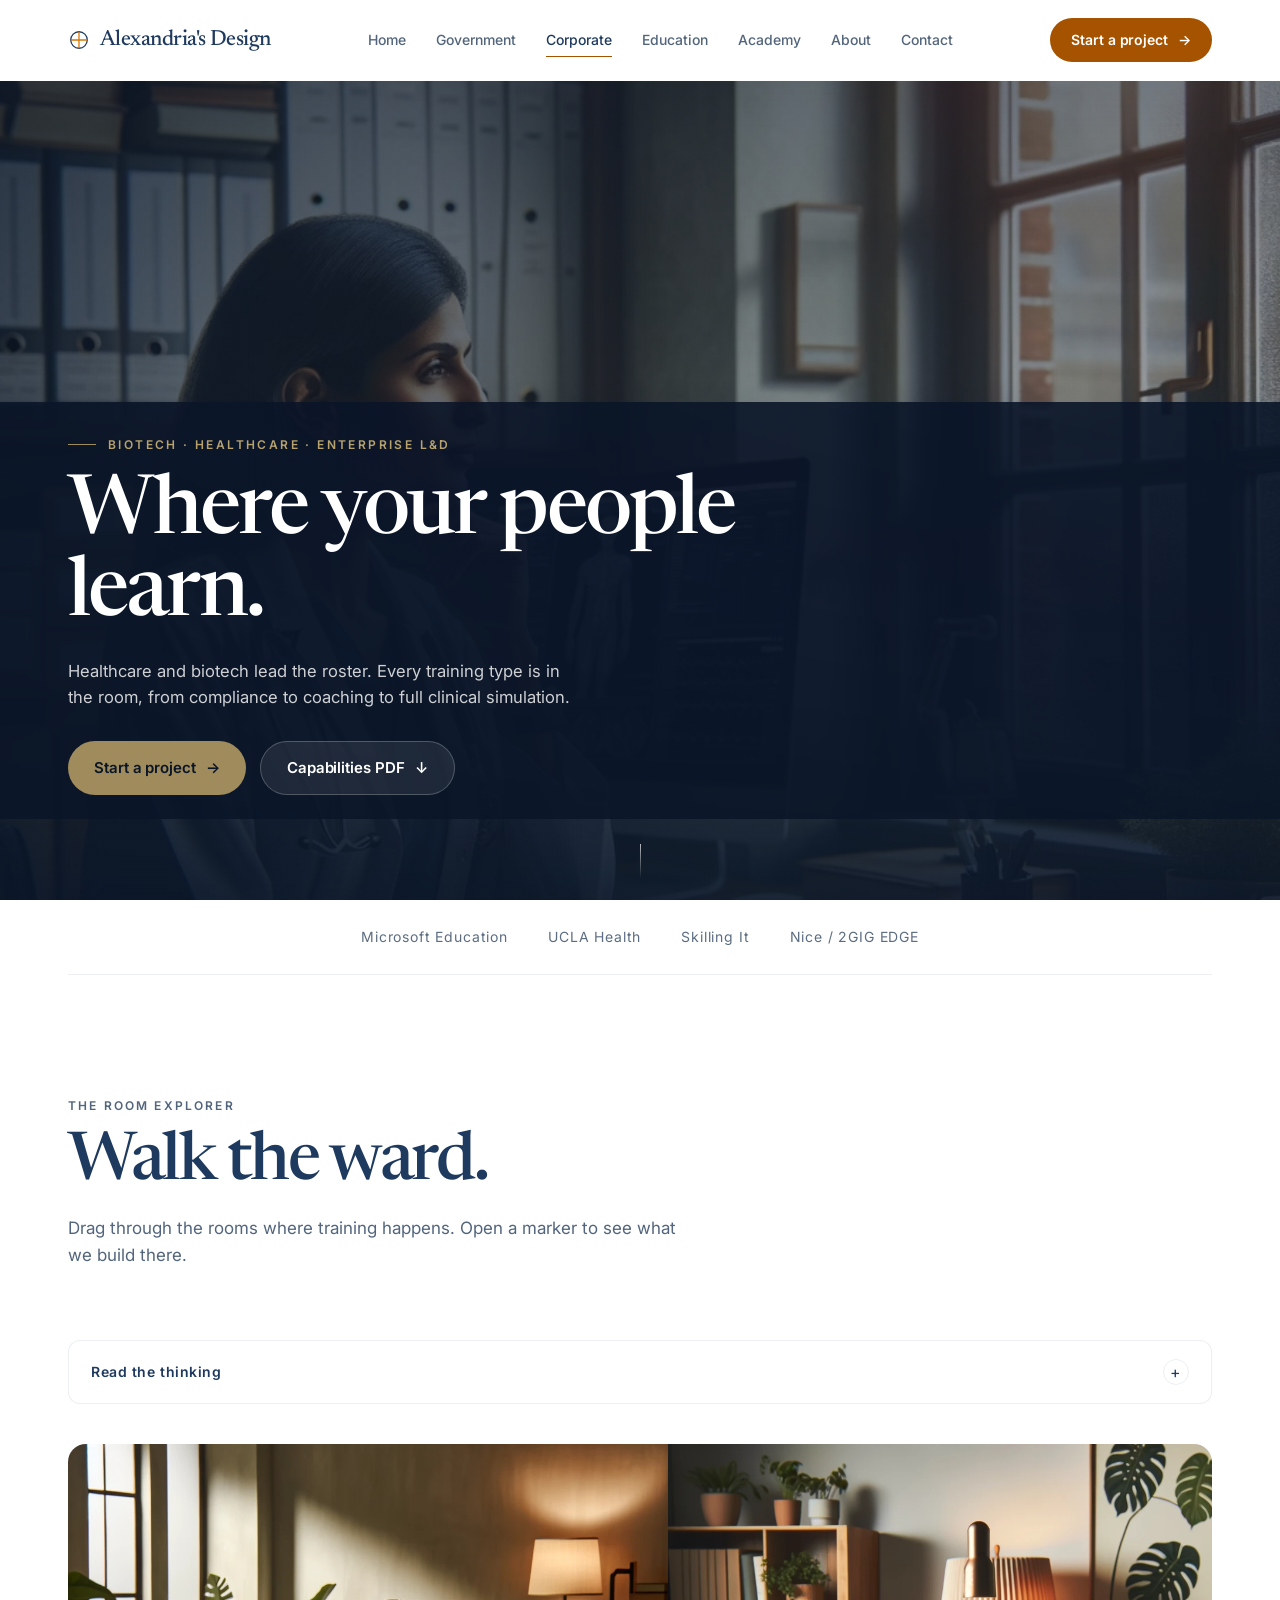
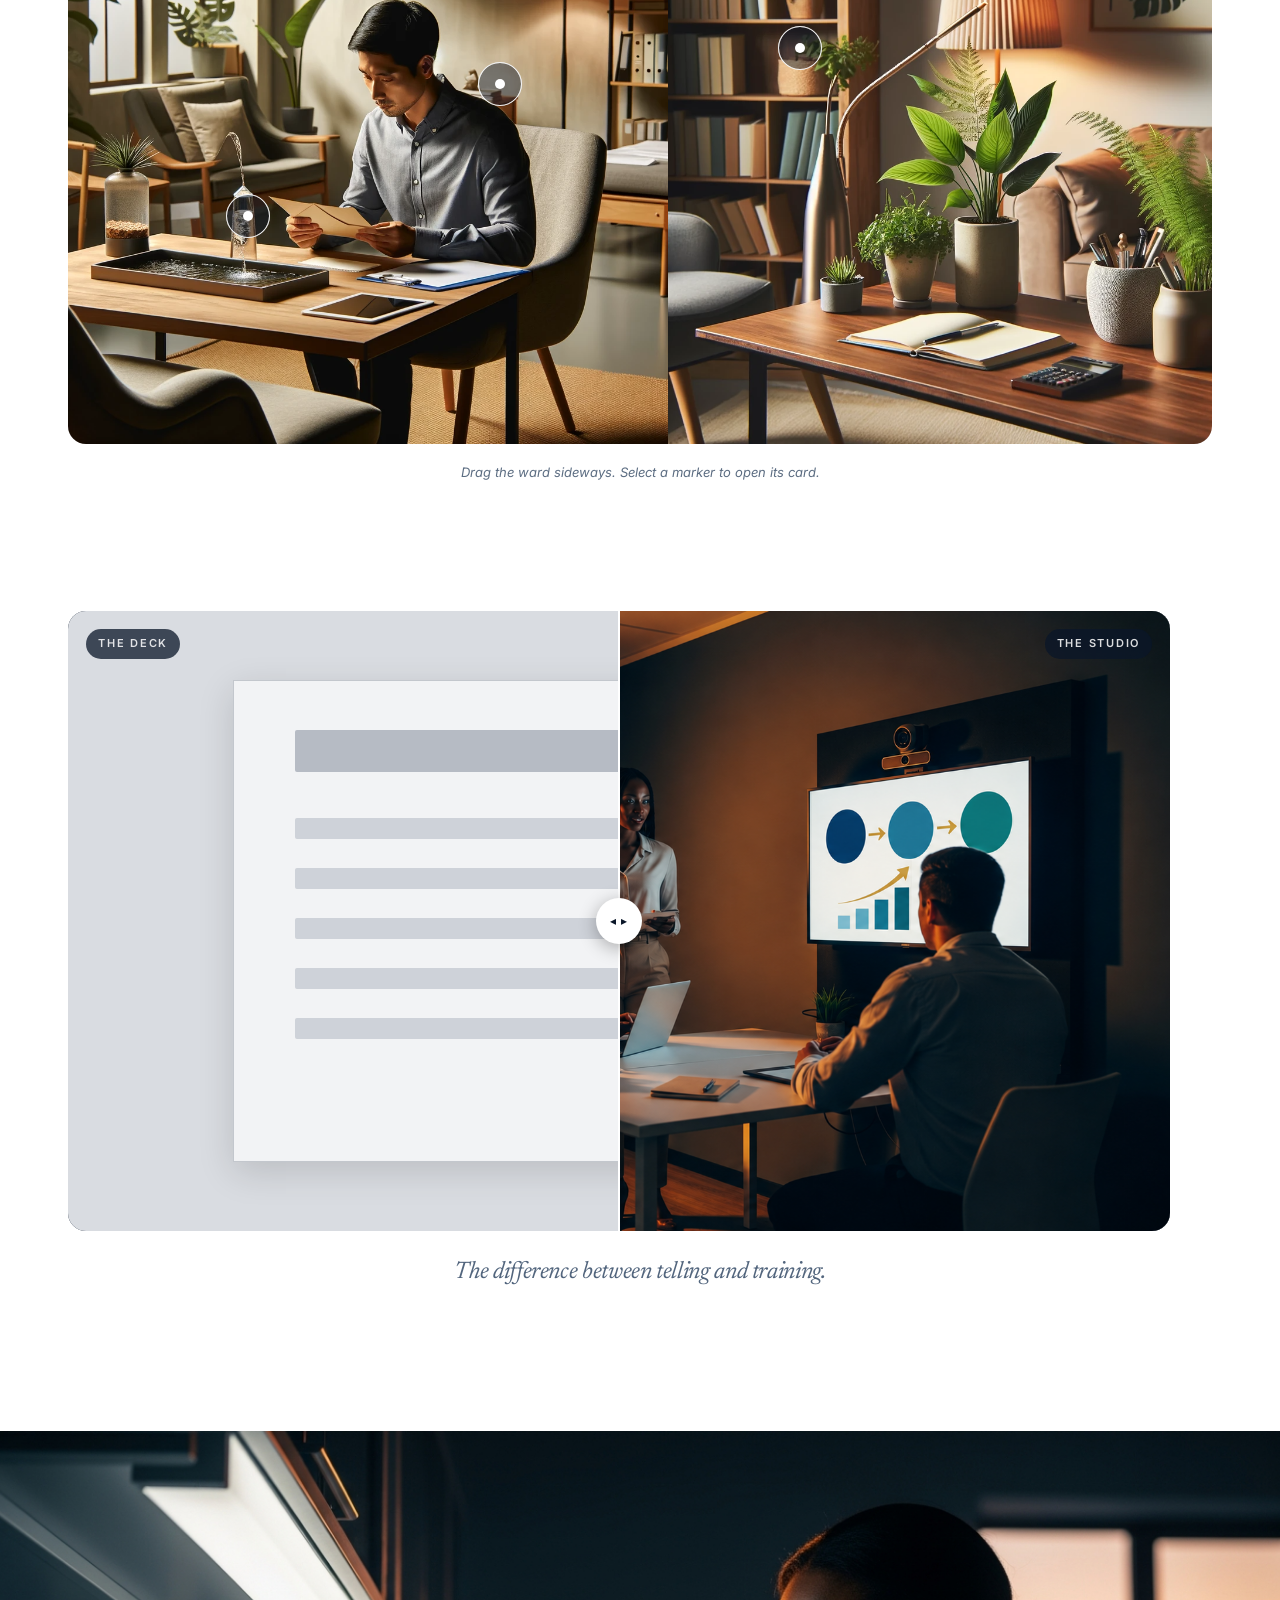
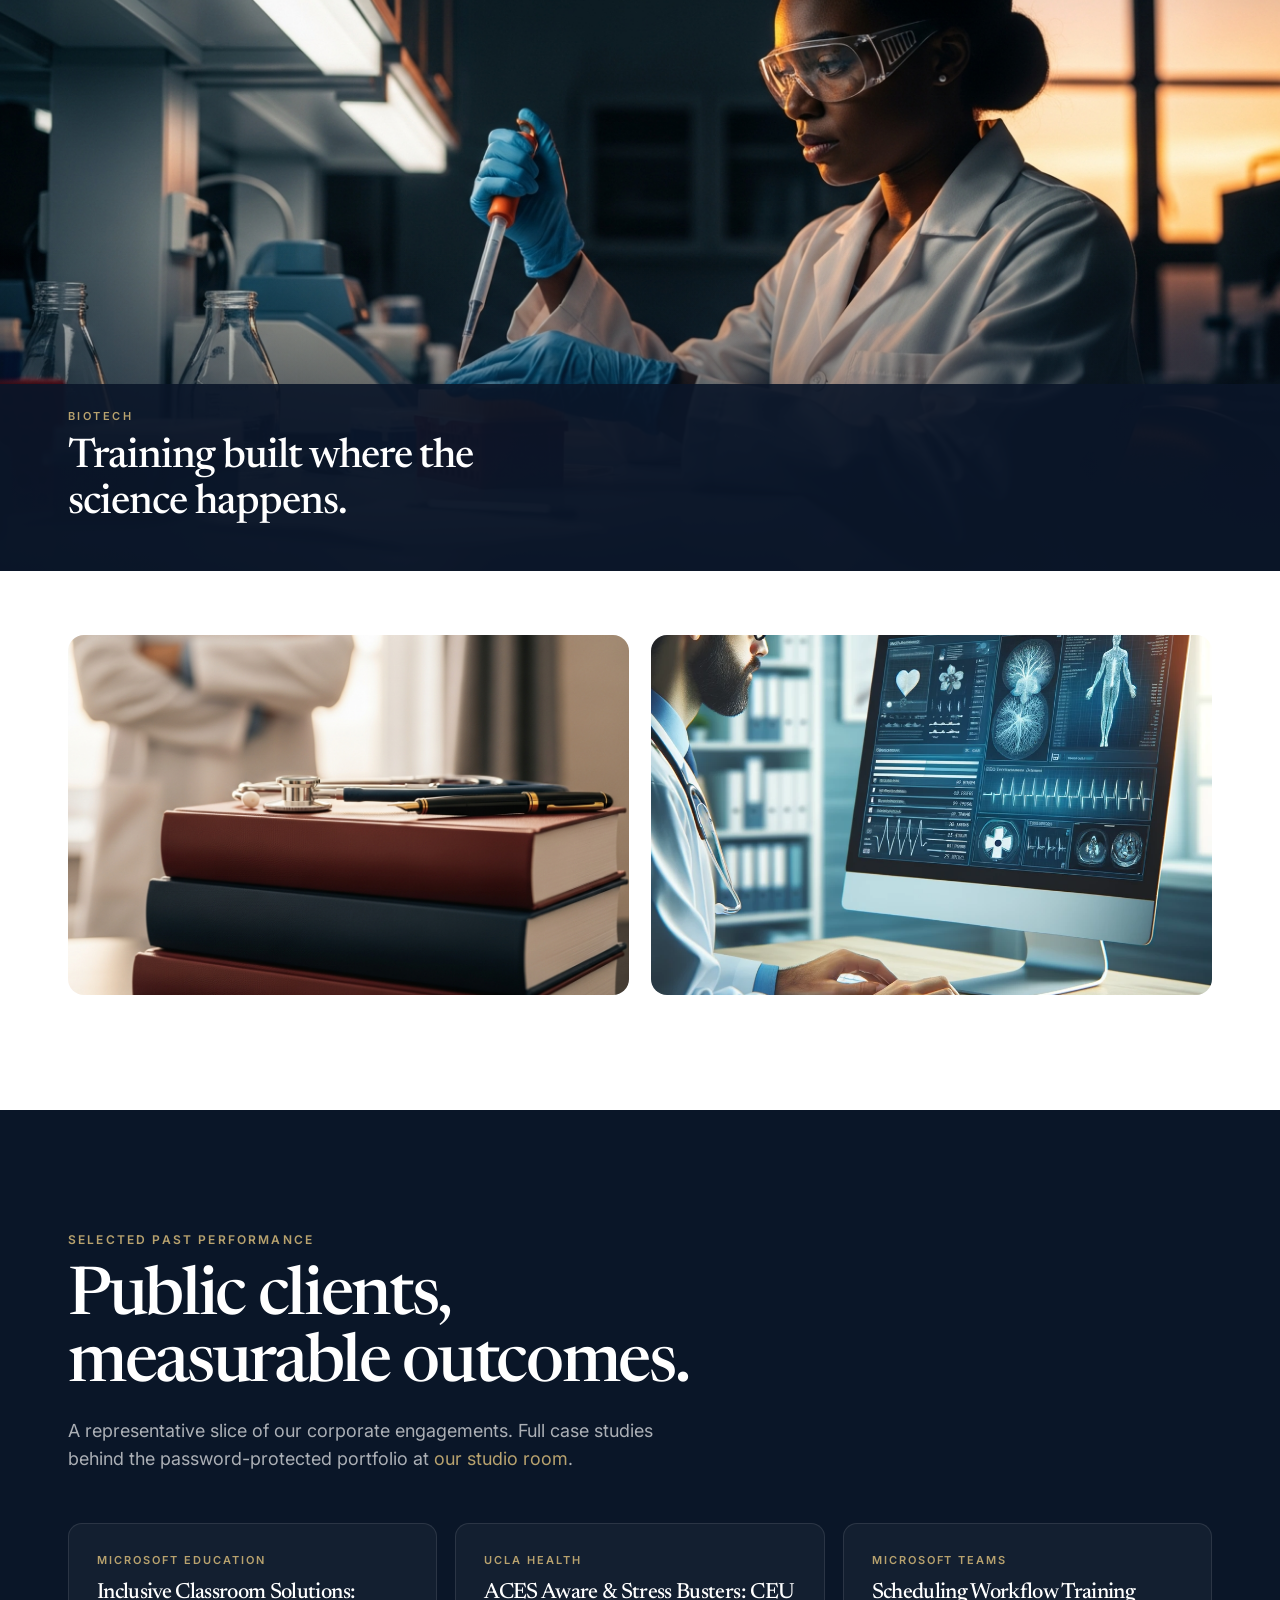
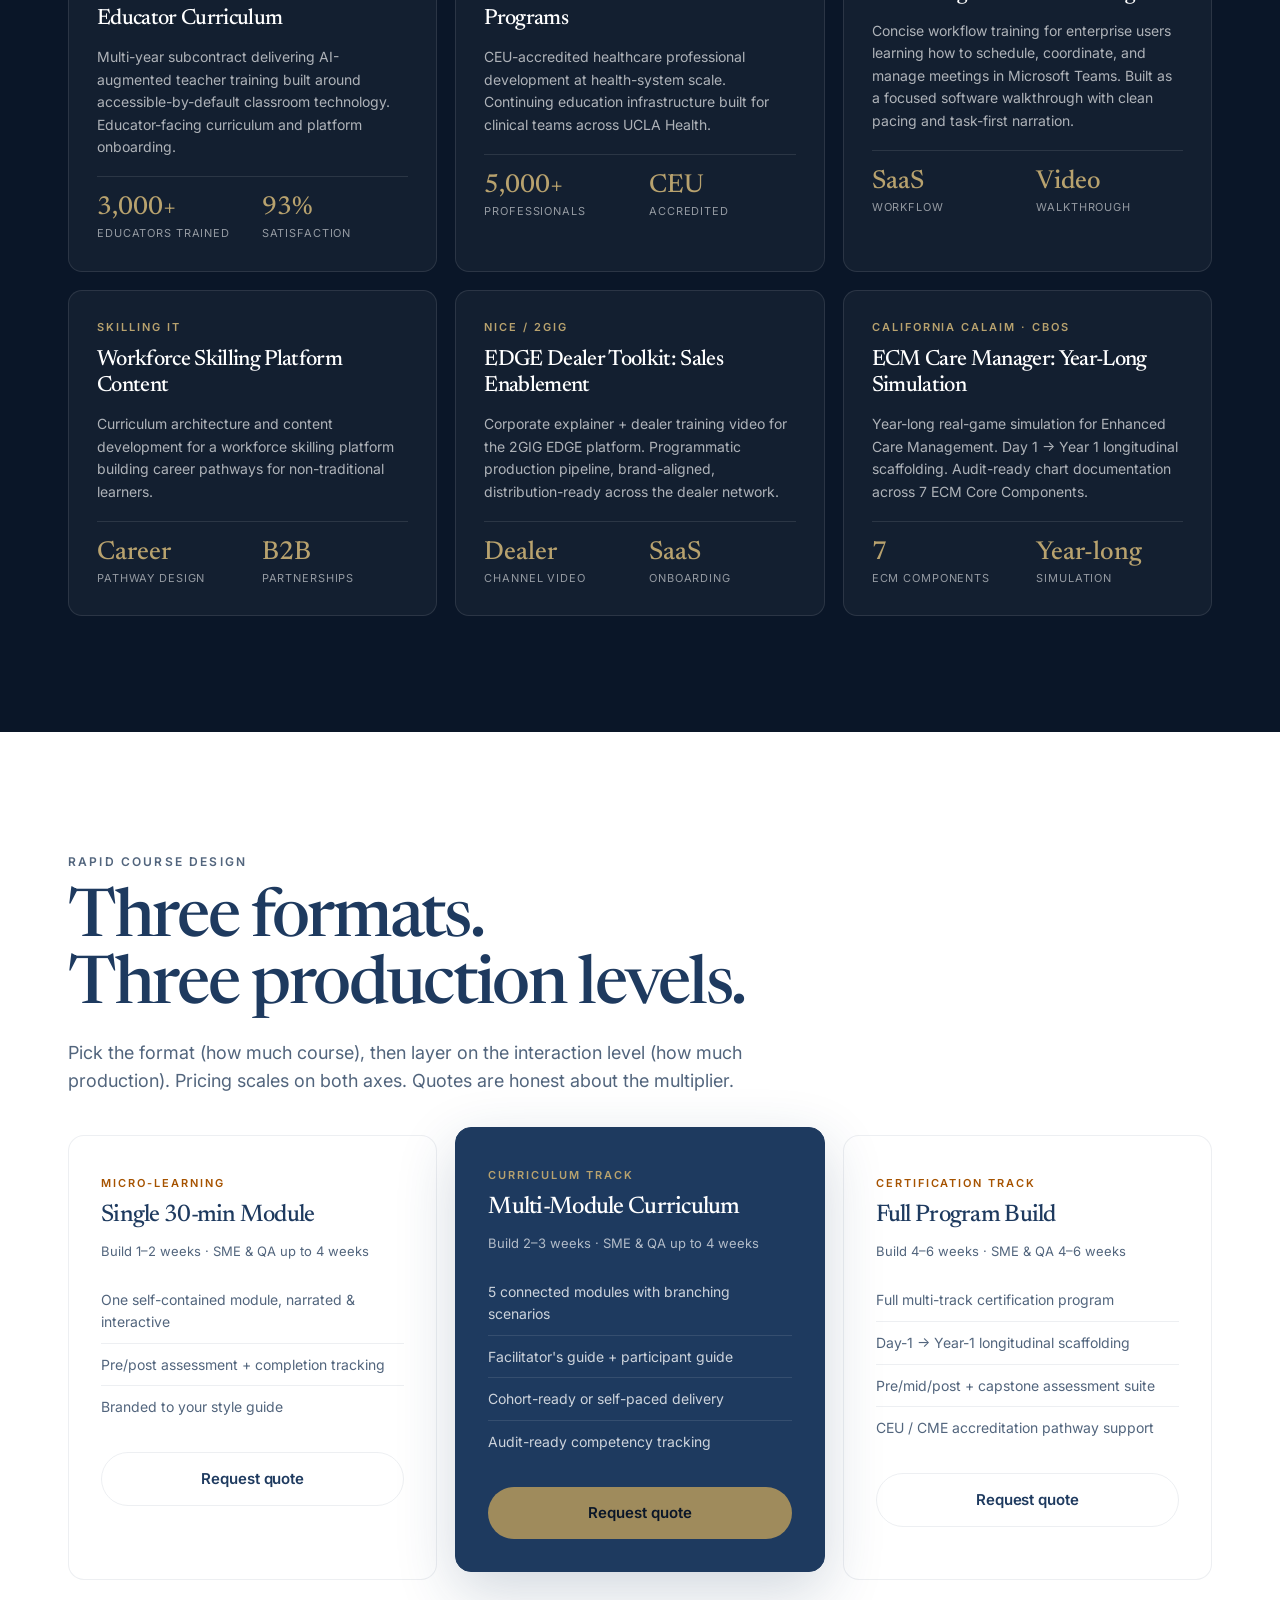
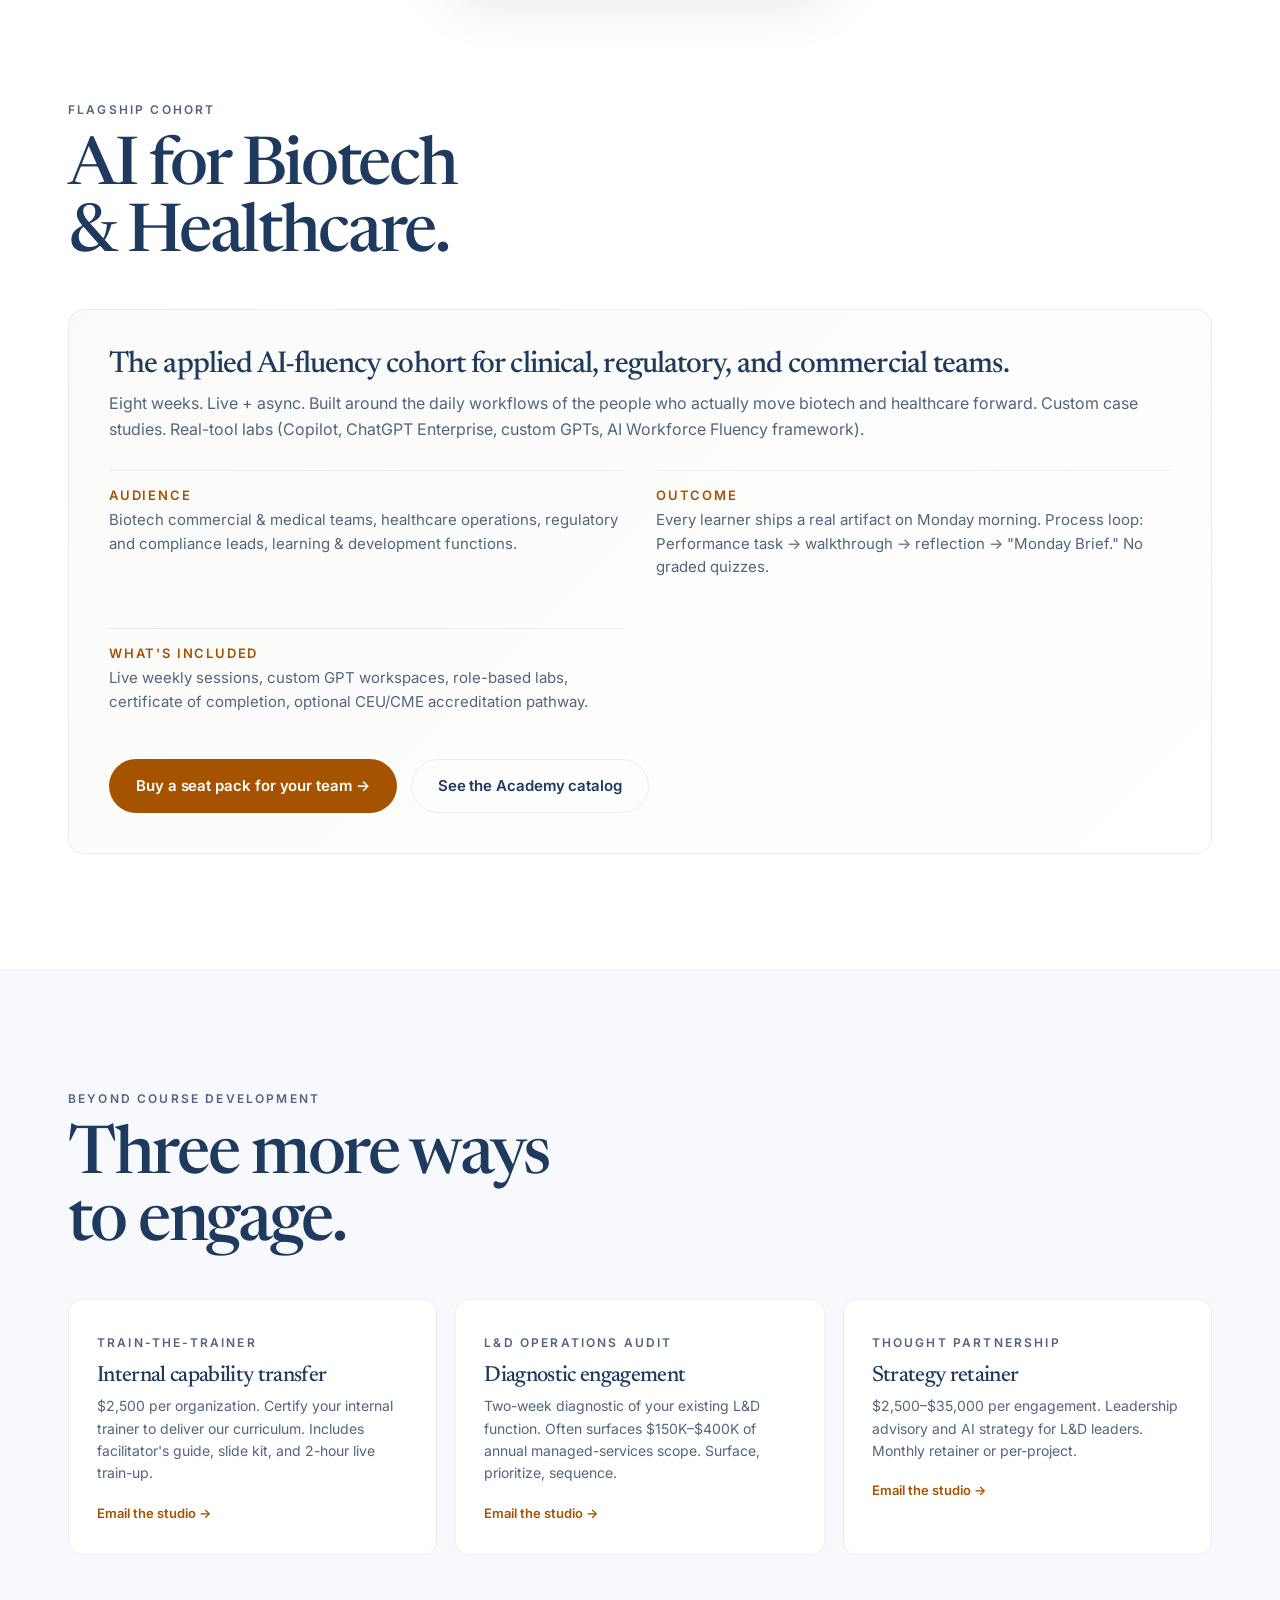
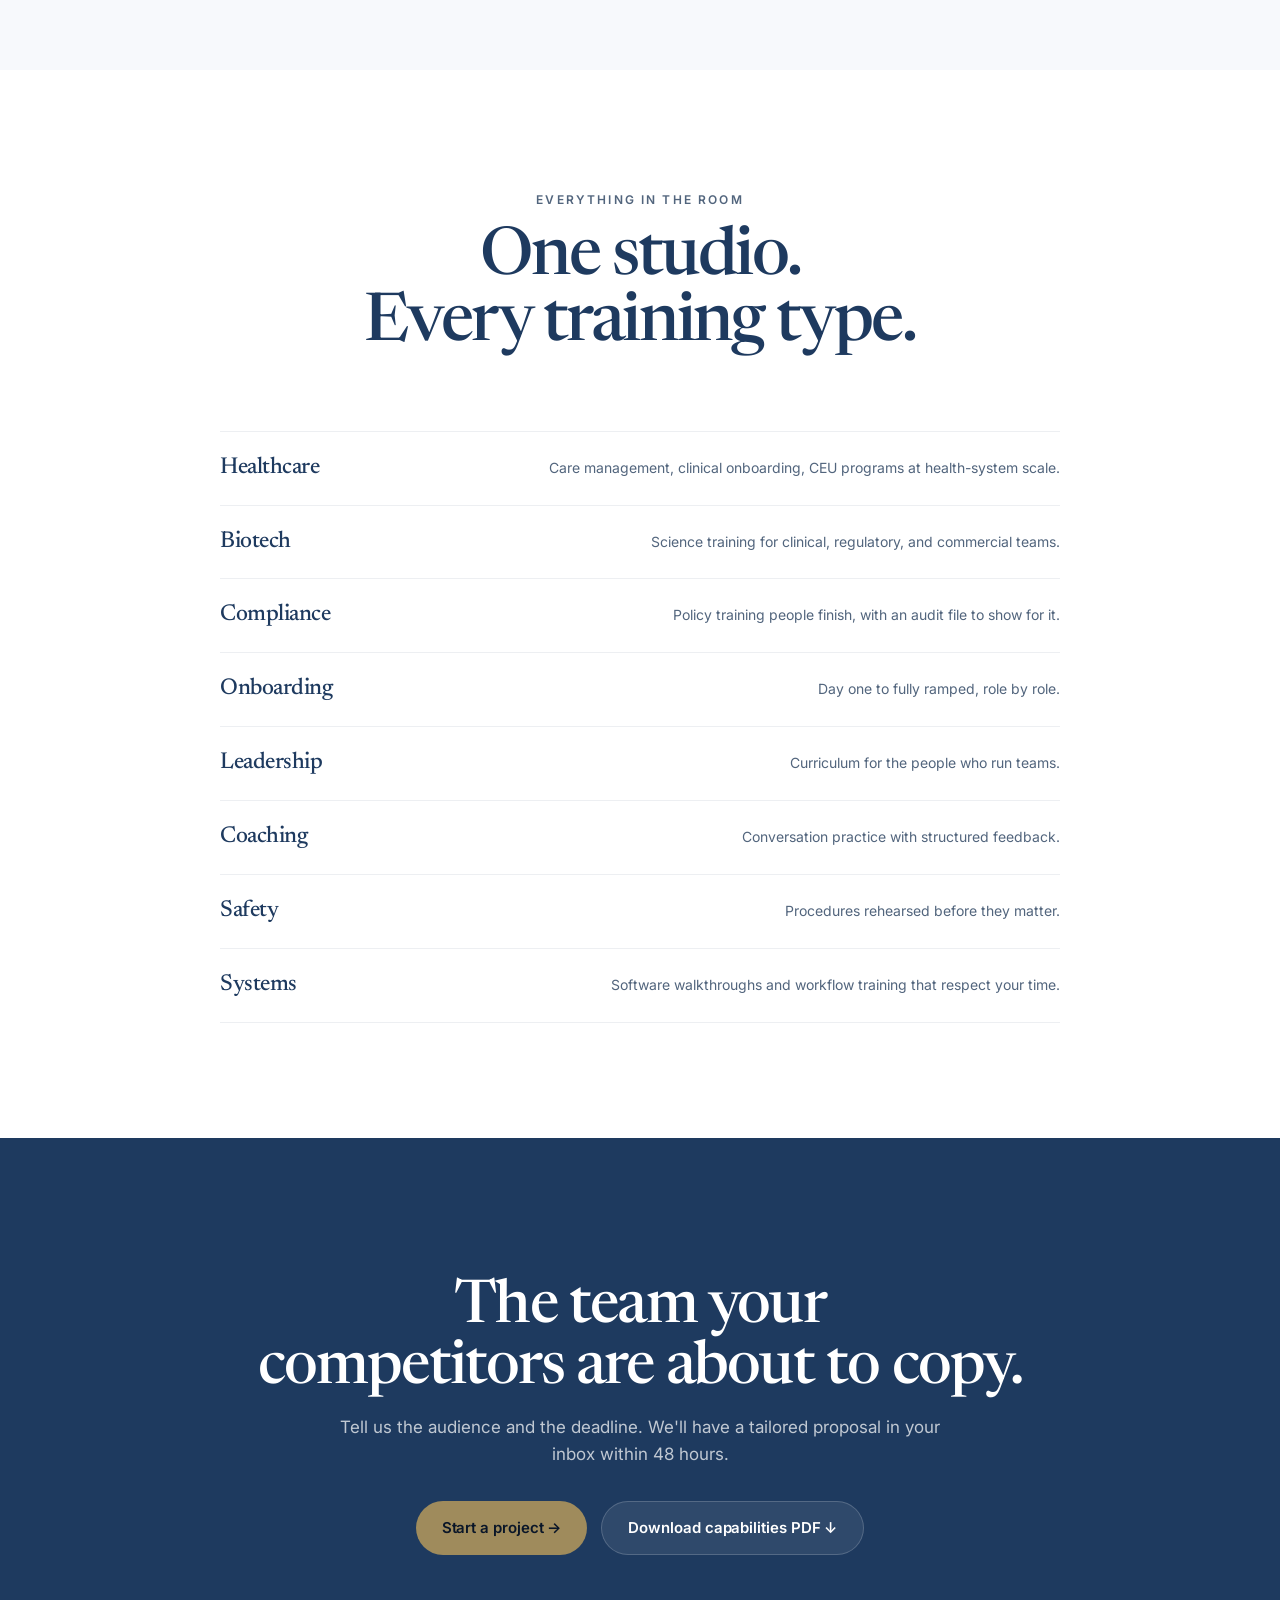
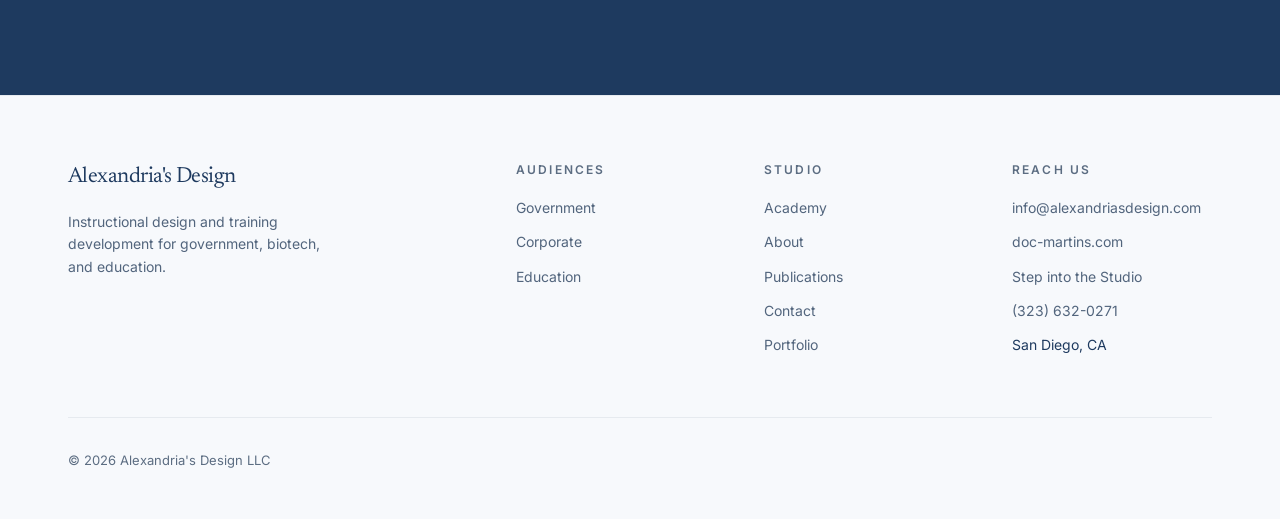
<file: corporate.html>
<!doctype html>
<html lang="en">
<head>
  <meta charset="utf-8" />
  <meta name="viewport" content="width=device-width, initial-scale=1" />
  <title>Corporate: Alexandria's Design</title>
  <meta name="description" content="Instructional design for biotech, healthcare, and enterprise L&D. Trusted by Microsoft, UCLA Health, Skilling It, and Nice / 2GIG. AI-augmented production, decades-old craft." />
  <link rel="preconnect" href="https://fonts.googleapis.com" />
  <link rel="preconnect" href="https://fonts.gstatic.com" crossorigin />
  <link href="https://fonts.googleapis.com/css2?family=Newsreader:opsz,wght@6..72,400;6..72,500;6..72,600&family=Inter:wght@400;500;600;700&display=swap" rel="stylesheet" />
  <link rel="stylesheet" href="style.css" />
  <link rel="stylesheet" href="experience.css" />

  <style>
    .corp-section { padding: clamp(72px, 9vw, 120px) 0; }
    .corp-section--dark {
      background: #0a1628;
      color: rgba(255,255,255,0.92);
    }
    .corp-section--dark h2 { color: #fff; }
    .corp-section--dark .lede { color: rgba(255,255,255,0.66); }
    .corp-section--dark .eyebrow { color: #B8A26E; }

    .corp-logos {
      display: flex; flex-wrap: wrap;
      gap: 20px 40px;
      align-items: center;
      justify-content: center;
      padding: 26px 0;
      color: var(--navy-40);
      font-size: 14px;
      letter-spacing: 0.06em;
      border-bottom: 0.5px solid var(--navy-08);
    }

    .case-grid {
      display: grid;
      grid-template-columns: repeat(auto-fit, minmax(300px, 1fr));
      gap: 18px;
      margin-top: 50px;
    }
    .case-card {
      background: rgba(255,255,255,0.04);
      border: 1px solid rgba(255,255,255,0.10);
      border-radius: 14px;
      padding: 28px;
      transition: all var(--t-fast) var(--ease);
    }
    .case-card:hover { border-color: #9F8B5C; background: rgba(159,139,92,0.06); transform: translateY(-3px); }
    .case-card__client { font-size: 11px; letter-spacing: 0.18em; text-transform: uppercase; color: #B8A26E; font-weight: 600; }
    .case-card__title {
      font-family: var(--font-display);
      font-weight: 500;
      font-size: 22px;
      line-height: 1.2;
      margin: 10px 0 14px;
      color: #fff;
    }
    .case-card__desc { font-size: 14px; line-height: 1.6; color: rgba(255,255,255,0.66); }
    .case-card__metrics { display: flex; gap: 18px; margin-top: 18px; padding-top: 18px; border-top: 1px solid rgba(255,255,255,0.10); }
    .case-card__metric { flex: 1; }
    .case-card__metric-val { font-family: var(--font-display); font-size: 26px; color: #B8A26E; font-weight: 500; line-height: 1; }
    .case-card__metric-label { font-size: 11px; letter-spacing: 0.08em; text-transform: uppercase; color: rgba(255,255,255,0.55); margin-top: 4px; }

    .pricing-grid {
      display: grid;
      grid-template-columns: repeat(3, 1fr);
      gap: 18px;
      margin-top: 40px;
    }
    @media (max-width: 880px) { .pricing-grid { grid-template-columns: 1fr; } }
    .pricing-card {
      background: #fff;
      border: 1px solid var(--navy-08);
      border-radius: 16px;
      padding: 32px;
      transition: all var(--t-fast) var(--ease);
    }
    .pricing-card--featured {
      background: var(--navy);
      color: #fff;
      border-color: var(--navy);
      transform: translateY(-8px);
      box-shadow: 0 20px 60px rgba(30, 58, 95, 0.20);
    }
    .pricing-card--featured .pricing-card__sub { color: rgba(255,255,255,0.66); }
    .pricing-card--featured .pricing-card__price { color: #fff; }
    .pricing-card--featured .pricing-card__features li { color: rgba(255,255,255,0.78); border-color: rgba(255,255,255,0.10); }
    .pricing-card__tag { font-size: 11px; letter-spacing: 0.18em; text-transform: uppercase; color: var(--amber); font-weight: 600; }
    .pricing-card__name {
      font-family: var(--font-display);
      font-weight: 500;
      font-size: 24px;
      margin: 8px 0 4px;
    }
    .pricing-card--featured .pricing-card__name { color: #fff; }
    .pricing-card__sub { font-size: 13px; color: var(--navy-60); margin-bottom: 18px; }
    .pricing-card__price { font-family: var(--font-display); font-size: 38px; font-weight: 500; letter-spacing: -0.02em; color: var(--navy); }
    .pricing-card__price small { font-size: 16px; color: var(--navy-40); font-weight: 400; }
    .pricing-card__features { list-style: none; padding: 0; margin: 18px 0 24px; }
    .pricing-card__features li {
      font-size: 14px;
      line-height: 1.55;
      padding: 10px 0;
      border-bottom: 1px solid var(--navy-08);
      color: var(--navy-60);
    }
    .pricing-card__features li:last-child { border-bottom: 0; }
    .pricing-card .btn { width: 100%; justify-content: center; }

    .cohort-block {
      background: linear-gradient(135deg, #fafaf9 0%, #fff 100%);
      border: 1px solid var(--navy-08);
      border-radius: 16px;
      padding: 40px;
      margin-top: 40px;
    }
    .cohort-block h3 { font-family: var(--font-display); font-size: 30px; font-weight: 500; margin: 0 0 10px; }
    .cohort-grid { display: grid; grid-template-columns: 1fr 1fr; gap: 32px; margin-top: 28px; }
    @media (max-width: 720px) { .cohort-grid { grid-template-columns: 1fr; } }
    .cohort-item { padding: 18px 0; border-top: 1px solid var(--navy-08); }
    .cohort-item h4 { font-family: var(--font-body); font-size: 13px; letter-spacing: 0.14em; text-transform: uppercase; color: var(--amber); font-weight: 600; margin: 0 0 6px; }
    .cohort-item p { font-size: 15px; color: var(--navy-60); line-height: 1.55; margin: 0; }

    .corp-closing {
      padding: clamp(88px, 12vw, 140px) 0;
      text-align: center;
      background: var(--navy);
      color: #fff;
    }
    .corp-closing h2 { color: #fff; font-size: clamp(36px, 5vw, 60px); margin: 0 0 14px; }
    .corp-closing p { color: rgba(255,255,255,0.72); max-width: 600px; margin: 0 auto 32px; }
    .corp-closing .btn--primary { background: #9F8B5C; color: #0a1628; border: 0; }
    .corp-closing .btn--primary:hover { background: #B8A26E; }
  </style>
</head>
<body>
  <header class="nav" role="banner">
    <div class="wrap nav__row">
      <a href="index.html" class="nav__brand">
        <svg class="nav__mark" viewBox="0 0 24 24" fill="none" aria-hidden="true">
          <circle cx="12" cy="12" r="9" stroke="#1E3A5F" stroke-width="1.4"/>
          <path d="M12 3v18M3 12h18" stroke="#D97706" stroke-width="1.4"/>
        </svg>
        Alexandria's Design
      </a>
      <nav class="nav__links" aria-label="Primary">
        <a href="index.html" class="nav__link">Home</a>
        <a href="government.html" class="nav__link">Government</a>
        <a href="corporate.html" class="nav__link is-active">Corporate</a>
        <a href="education.html" class="nav__link">Education</a>
        <a href="academy.html" class="nav__link">Academy</a>
        <a href="about-room.html" class="nav__link">About</a>
        <a href="contact.html" class="nav__link">Contact</a>
      </nav>
      <a href="contact.html" class="btn btn--primary nav__cta">Start a project <span class="arrow">→</span></a>
    </div>
  </header>

  <main>
    <!-- =====================================================================
         ESTABLISHING SHOT
         ===================================================================== -->
    <section class="estab estab--dim" data-estab>
      <figure class="estab__media">
        <img src="assets/corp/corp-doctor-window.png" alt="A clinician pauses at a tall window between patients" style="object-position: center 25%;" />
      </figure>
      <div class="estab__content">
        <div class="wrap">
          <p class="estab__kicker">Biotech · Healthcare · Enterprise L&amp;D</p>
          <h1 class="estab__line">Where your people learn.</h1>
          <p class="estab__sub">Healthcare and biotech lead the roster. Every training type is in the room, from compliance to coaching to full clinical simulation.</p>
          <div class="estab__ctas">
            <a href="contact.html" class="btn btn--primary">Start a project <span class="arrow">→</span></a>
            <a href="capabilities.pdf" class="btn btn--ghost" download>Capabilities PDF <span class="arrow">↓</span></a>
          </div>
        </div>
      </div>
      <span class="estab__cue" aria-hidden="true"></span>
    </section>

    <!-- CLIENT STRIP -->
    <div class="wrap">
      <div class="corp-logos" aria-label="Selected clients">
        <span>Microsoft Education</span>
        <span>UCLA Health</span>
        <span>Skilling It</span>
        <span>Nice / 2GIG EDGE</span>
      </div>
    </div>

    <!-- =====================================================================
         THE ROOM EXPLORER: drag to walk the ward
         ===================================================================== -->
    <section class="corp-section">
      <div class="wrap">
        <header class="caption-head reveal">
          <span class="eyebrow">The Room Explorer</span>
          <h2 class="h-section">Walk the ward.</h2>
          <p class="lede">Drag through the rooms where training happens. Open a marker to see what we build there.</p>
        </header>

        <details class="drawer reveal" style="margin-bottom: 40px;">
          <summary>Read the thinking <span class="drawer__icon" aria-hidden="true">+</span></summary>
          <div class="drawer__body">
            <p>We build the AI-fluency programs, clinical training, and sales enablement that biotech, healthcare, and enterprise L&amp;D teams license, customize, and roll out. The craft is decades-old; the pipeline is AI-native; the outcomes are measurable.</p>
          </div>
        </details>

        <div data-hotspots class="reveal">
          <div class="ward__viewport" data-ward aria-label="Panoramic view of training rooms. Drag horizontally to pan.">
            <div class="ward__track">
              <div class="ward__panel">
                <img src="assets/corp/corp-therapy-room.png" alt="A calm therapy room with a small fountain and soft seating" />
                <button type="button" class="hotspot" style="--x: 30%; --y: 62%;" data-target="ward-hs-1" aria-controls="ward-hs-1">
                  <span class="sr-only">Care management (ECM)</span>
                </button>
                <button type="button" class="hotspot" style="--x: 72%; --y: 40%;" data-target="ward-hs-2" aria-controls="ward-hs-2">
                  <span class="sr-only">Clinical onboarding</span>
                </button>
              </div>
              <div class="ward__panel">
                <img src="assets/corp/corp-office-plants.png" alt="An office corner with bookshelves and plants" />
                <button type="button" class="hotspot" style="--x: 22%; --y: 34%;" data-target="ward-hs-3" aria-controls="ward-hs-3">
                  <span class="sr-only">Compliance that people actually finish</span>
                </button>
              </div>
              <div class="ward__panel">
                <img src="assets/corp/corp-office-chair.png" alt="A quiet office with a chair facing a screen" />
                <button type="button" class="hotspot" style="--x: 70%; --y: 36%;" data-target="ward-hs-4" aria-controls="ward-hs-4">
                  <span class="sr-only">Coaching conversations</span>
                </button>
                <button type="button" class="hotspot" style="--x: 34%; --y: 74%;" data-target="ward-hs-5" aria-controls="ward-hs-5">
                  <span class="sr-only">Leadership</span>
                </button>
              </div>
            </div>
          </div>

          <div class="ward__stage">
            <div class="hs-card" id="ward-hs-1">
              <button type="button" class="hs-card__close" data-close aria-label="Close">✕</button>
              <span class="hs-card__kicker">By the fountain</span>
              <h3 class="hs-card__title">Care management (ECM)</h3>
              <p>Year-long workplace simulations for CalAIM Enhanced Care Management roles. Care Manager, Housing Navigator, and CHW tracks with audit-ready chart documentation across all 7 ECM Core Components.</p>
            </div>
            <div class="hs-card" id="ward-hs-2">
              <button type="button" class="hs-card__close" data-close aria-label="Close">✕</button>
              <span class="hs-card__kicker">At the desk</span>
              <h3 class="hs-card__title">Clinical onboarding</h3>
              <p>Day one to fully ramped. Role-based onboarding for clinical and care teams, with CEU-accredited continuing education built at health-system scale.</p>
            </div>
            <div class="hs-card" id="ward-hs-3">
              <button type="button" class="hs-card__close" data-close aria-label="Close">✕</button>
              <span class="hs-card__kicker">On the bookshelf</span>
              <h3 class="hs-card__title">Compliance that people actually finish</h3>
              <p>Policy training built as decisions, not disclaimers. Completion tracking, attestations, and an audit file your compliance officer can hand over without flinching.</p>
            </div>
            <div class="hs-card" id="ward-hs-4">
              <button type="button" class="hs-card__close" data-close aria-label="Close">✕</button>
              <span class="hs-card__kicker">In the chair</span>
              <h3 class="hs-card__title">Coaching conversations</h3>
              <p>Practice-first programs where managers rehearse the hard conversation before they have it. Scenario role-play with structured feedback, not scripts to memorize.</p>
            </div>
            <div class="hs-card" id="ward-hs-5">
              <button type="button" class="hs-card__close" data-close aria-label="Close">✕</button>
              <span class="hs-card__kicker">On the tablet</span>
              <h3 class="hs-card__title">Leadership</h3>
              <p>Leadership curriculum and AI-fluency programs for the people who run teams. Cohort-based or self-paced, with artifacts leaders ship back into their own organization.</p>
            </div>
          </div>
          <p class="hs-hint">Drag the ward sideways. Select a marker to open its card.</p>
        </div>
      </div>
    </section>

    <!-- =====================================================================
         BEFORE / AFTER: telling vs training
         ===================================================================== -->
    <section class="corp-section" style="padding-top: 0;">
      <div class="wrap">
        <div class="compare reveal" data-compare>
          <div class="compare__before" aria-hidden="true">
            <div class="deckmock">
              <div class="deckmock__slide">
                <div class="deckmock__title"></div>
                <div class="deckmock__row"></div>
                <div class="deckmock__row"></div>
                <div class="deckmock__row"></div>
                <div class="deckmock__row"></div>
                <div class="deckmock__row"></div>
                <div class="deckmock__page">Slide 14 of 62</div>
              </div>
            </div>
          </div>
          <div class="compare__after">
            <img src="assets/corp/corp-learning-studio-clean.png" alt="A facilitator leads a small-group training session beside a screen showing a text-free learning diagram" />
          </div>
          <span class="compare__label compare__label--before">The deck</span>
          <span class="compare__label compare__label--after">The studio</span>
          <div class="compare__handle" role="slider" tabindex="0" aria-label="Compare slide deck with learning studio" aria-valuemin="0" aria-valuemax="100" aria-valuenow="50"></div>
        </div>
        <p class="compare-caption reveal">The difference between telling and training.</p>
      </div>
    </section>

    <!-- =====================================================================
         BIOTECH BEAT
         ===================================================================== -->
    <figure class="scene">
      <img src="assets/corp/corp-biotech-bench.png" alt="A biotech bench mid-experiment, instruments ready" />
      <figcaption>
        <div class="wrap">
          <span class="scene__num">Biotech</span>
          <p class="scene__caption">Training built where the science happens.</p>
        </div>
      </figcaption>
    </figure>

    <section class="corp-section" style="padding-top: clamp(40px, 5vw, 64px);">
      <div class="wrap">
        <div class="two-up reveal">
          <img src="assets/corp/corp-medical-books.png" alt="Reference volumes on a medical bookshelf" />
          <img src="assets/corp/corp-medical-screen.png" alt="A clinical dashboard on screen" />
        </div>
      </div>
    </section>

    <!-- =====================================================================
         CASE STUDIES (dark)
         ===================================================================== -->
    <section class="corp-section corp-section--dark">
      <div class="wrap">
        <span class="eyebrow">Selected past performance</span>
        <h2 class="h-section" style="margin-top:14px;">Public clients,<br/>measurable outcomes.</h2>
        <p class="lede" style="max-width:600px; margin-top:18px;">
          A representative slice of our corporate engagements. Full case studies behind the password-protected portfolio at <a href="about-room.html" style="color:#B8A26E;">our studio room</a>.
        </p>

        <div class="case-grid reveal">

          <article class="case-card">
            <div class="case-card__client">Microsoft Education</div>
            <h3 class="case-card__title">Inclusive Classroom Solutions: Educator Curriculum</h3>
            <p class="case-card__desc">Multi-year subcontract delivering AI-augmented teacher training built around accessible-by-default classroom technology. Educator-facing curriculum and platform onboarding.</p>
            <div class="case-card__metrics">
              <div class="case-card__metric"><div class="case-card__metric-val">3,000+</div><div class="case-card__metric-label">Educators trained</div></div>
              <div class="case-card__metric"><div class="case-card__metric-val">93%</div><div class="case-card__metric-label">Satisfaction</div></div>
            </div>
          </article>

          <article class="case-card">
            <div class="case-card__client">UCLA Health</div>
            <h3 class="case-card__title">ACES Aware &amp; Stress Busters: CEU Programs</h3>
            <p class="case-card__desc">CEU-accredited healthcare professional development at health-system scale. Continuing education infrastructure built for clinical teams across UCLA Health.</p>
            <div class="case-card__metrics">
              <div class="case-card__metric"><div class="case-card__metric-val">5,000+</div><div class="case-card__metric-label">Professionals</div></div>
              <div class="case-card__metric"><div class="case-card__metric-val">CEU</div><div class="case-card__metric-label">Accredited</div></div>
            </div>
          </article>

          <article class="case-card">
            <div class="case-card__client">Microsoft Teams</div>
            <h3 class="case-card__title">Scheduling Workflow Training</h3>
            <p class="case-card__desc">Concise workflow training for enterprise users learning how to schedule, coordinate, and manage meetings in Microsoft Teams. Built as a focused software walkthrough with clean pacing and task-first narration.</p>
            <div class="case-card__metrics">
              <div class="case-card__metric"><div class="case-card__metric-val">SaaS</div><div class="case-card__metric-label">Workflow</div></div>
              <div class="case-card__metric"><div class="case-card__metric-val">Video</div><div class="case-card__metric-label">Walkthrough</div></div>
            </div>
          </article>

          <article class="case-card">
            <div class="case-card__client">Skilling It</div>
            <h3 class="case-card__title">Workforce Skilling Platform Content</h3>
            <p class="case-card__desc">Curriculum architecture and content development for a workforce skilling platform building career pathways for non-traditional learners.</p>
            <div class="case-card__metrics">
              <div class="case-card__metric"><div class="case-card__metric-val">Career</div><div class="case-card__metric-label">Pathway design</div></div>
              <div class="case-card__metric"><div class="case-card__metric-val">B2B</div><div class="case-card__metric-label">Partnerships</div></div>
            </div>
          </article>

          <article class="case-card">
            <div class="case-card__client">Nice / 2GIG</div>
            <h3 class="case-card__title">EDGE Dealer Toolkit: Sales Enablement</h3>
            <p class="case-card__desc">Corporate explainer + dealer training video for the 2GIG EDGE platform. Programmatic production pipeline, brand-aligned, distribution-ready across the dealer network.</p>
            <div class="case-card__metrics">
              <div class="case-card__metric"><div class="case-card__metric-val">Dealer</div><div class="case-card__metric-label">Channel video</div></div>
              <div class="case-card__metric"><div class="case-card__metric-val">SaaS</div><div class="case-card__metric-label">Onboarding</div></div>
            </div>
          </article>

          <article class="case-card">
            <div class="case-card__client">California CalAIM · CBOs</div>
            <h3 class="case-card__title">ECM Care Manager: Year-Long Simulation</h3>
            <p class="case-card__desc">Year-long real-game simulation for Enhanced Care Management. Day 1 → Year 1 longitudinal scaffolding. Audit-ready chart documentation across 7 ECM Core Components.</p>
            <div class="case-card__metrics">
              <div class="case-card__metric"><div class="case-card__metric-val">7</div><div class="case-card__metric-label">ECM components</div></div>
              <div class="case-card__metric"><div class="case-card__metric-val">Year-long</div><div class="case-card__metric-label">Simulation</div></div>
            </div>
          </article>

        </div>
      </div>
    </section>

    <!-- =====================================================================
         PRICING
         ===================================================================== -->
    <section class="corp-section">
      <div class="wrap">
        <span class="eyebrow">Rapid Course Design</span>
        <h2 class="h-section" style="margin-top:14px;">Three formats.<br/>Three production levels.</h2>
        <p class="lede" style="max-width:680px; margin-top:18px;">
          Pick the format (how much course), then layer on the interaction level (how much production). Pricing scales on both axes. Quotes are honest about the multiplier.
        </p>

        <div class="pricing-grid reveal">

          <article class="pricing-card">
            <span class="pricing-card__tag">Micro-Learning</span>
            <h3 class="pricing-card__name">Single 30-min Module</h3>
            <p class="pricing-card__sub">Build 1–2 weeks · SME &amp; QA up to 4 weeks</p>
            <ul class="pricing-card__features">
              <li>One self-contained module, narrated &amp; interactive</li>
              <li>Pre/post assessment + completion tracking</li>
              <li>Branded to your style guide</li>
            </ul>
            <a href="mailto:info@alexandriasdesign.com?subject=Micro-Learning%20Quote%20Request" class="btn btn--ghost">Request quote</a>
          </article>

          <article class="pricing-card pricing-card--featured">
            <span class="pricing-card__tag" style="color:#B8A26E;">Curriculum Track</span>
            <h3 class="pricing-card__name">Multi-Module Curriculum</h3>
            <p class="pricing-card__sub">Build 2–3 weeks · SME &amp; QA up to 4 weeks</p>
            <ul class="pricing-card__features">
              <li>5 connected modules with branching scenarios</li>
              <li>Facilitator's guide + participant guide</li>
              <li>Cohort-ready or self-paced delivery</li>
              <li>Audit-ready competency tracking</li>
            </ul>
            <a href="mailto:info@alexandriasdesign.com?subject=Curriculum%20Quote%20Request" class="btn btn--primary" style="background:#9F8B5C; color:#0a1628; border:0;">Request quote</a>
          </article>

          <article class="pricing-card">
            <span class="pricing-card__tag">Certification Track</span>
            <h3 class="pricing-card__name">Full Program Build</h3>
            <p class="pricing-card__sub">Build 4–6 weeks · SME &amp; QA 4–6 weeks</p>
            <ul class="pricing-card__features">
              <li>Full multi-track certification program</li>
              <li>Day-1 → Year-1 longitudinal scaffolding</li>
              <li>Pre/mid/post + capstone assessment suite</li>
              <li>CEU / CME accreditation pathway support</li>
            </ul>
            <a href="mailto:info@alexandriasdesign.com?subject=Certification%20Quote%20Request" class="btn btn--ghost">Request quote</a>
          </article>

        </div>
      </div>
    </section>

    <!-- =====================================================================
         AI BIOTECH COHORT
         ===================================================================== -->
    <section class="corp-section" style="padding-top: 0;">
      <div class="wrap">
        <span class="eyebrow">Flagship Cohort</span>
        <h2 class="h-section" style="margin-top:14px;">AI for Biotech<br/>&amp; Healthcare.</h2>

        <div class="cohort-block reveal">
          <h3>The applied AI-fluency cohort for clinical, regulatory, and commercial teams.</h3>
          <p style="font-size: 16px; color: var(--navy-60); line-height: 1.6; margin: 10px 0 0;">
            Eight weeks. Live + async. Built around the daily workflows of the people who actually move biotech and healthcare forward. Custom case studies. Real-tool labs (Copilot, ChatGPT Enterprise, custom GPTs, AI Workforce Fluency framework).
          </p>

          <div class="cohort-grid">
            <div class="cohort-item">
              <h4>Audience</h4>
              <p>Biotech commercial &amp; medical teams, healthcare operations, regulatory and compliance leads, learning &amp; development functions.</p>
            </div>
            <div class="cohort-item">
              <h4>Outcome</h4>
              <p>Every learner ships a real artifact on Monday morning. Process loop: Performance task → walkthrough → reflection → "Monday Brief." No graded quizzes.</p>
            </div>
            <div class="cohort-item">
              <h4>What's included</h4>
              <p>Live weekly sessions, custom GPT workspaces, role-based labs, certificate of completion, optional CEU/CME accreditation pathway.</p>
            </div>
          </div>

          <div style="display:flex; gap:14px; flex-wrap:wrap; margin-top:28px;">
            <a href="mailto:info@alexandriasdesign.com?subject=AI%20Biotech%20Cohort%20%E2%80%94%20Seat%20Pack%20Inquiry" class="btn btn--primary">Buy a seat pack for your team →</a>
            <a href="academy.html" class="btn btn--ghost">See the Academy catalog</a>
          </div>
        </div>
      </div>
    </section>

    <!-- =====================================================================
         BEYOND COURSES
         ===================================================================== -->
    <section class="corp-section" style="background: var(--bg-soft);">
      <div class="wrap">
        <span class="eyebrow">Beyond Course Development</span>
        <h2 class="h-section" style="margin-top:14px;">Three more ways<br/>to engage.</h2>

        <div style="display:grid; grid-template-columns: repeat(auto-fit, minmax(280px, 1fr)); gap: 18px; margin-top:40px;">
          <div style="background:#fff; border: 1px solid var(--navy-08); border-radius:14px; padding:28px;">
            <span class="eyebrow">Train-the-Trainer</span>
            <h4 style="font-family: var(--font-display); font-size: 22px; margin: 10px 0 8px;">Internal capability transfer</h4>
            <p style="font-size: 14px; line-height: 1.6; color: var(--navy-60); margin: 0 0 14px;">$2,500 per organization. Certify your internal trainer to deliver our curriculum. Includes facilitator's guide, slide kit, and 2-hour live train-up.</p>
            <a href="mailto:info@alexandriasdesign.com?subject=Train-the-Trainer%20Inquiry" style="font-size: 13px; font-weight: 600; color: var(--amber);">Email the studio →</a>
          </div>
          <div style="background:#fff; border: 1px solid var(--navy-08); border-radius:14px; padding:28px;">
            <span class="eyebrow">L&amp;D Operations Audit</span>
            <h4 style="font-family: var(--font-display); font-size: 22px; margin: 10px 0 8px;">Diagnostic engagement</h4>
            <p style="font-size: 14px; line-height: 1.6; color: var(--navy-60); margin: 0 0 14px;">Two-week diagnostic of your existing L&amp;D function. Often surfaces $150K–$400K of annual managed-services scope. Surface, prioritize, sequence.</p>
            <a href="mailto:info@alexandriasdesign.com?subject=L%26D%20Audit%20Inquiry" style="font-size: 13px; font-weight: 600; color: var(--amber);">Email the studio →</a>
          </div>
          <div style="background:#fff; border: 1px solid var(--navy-08); border-radius:14px; padding:28px;">
            <span class="eyebrow">Thought Partnership</span>
            <h4 style="font-family: var(--font-display); font-size: 22px; margin: 10px 0 8px;">Strategy retainer</h4>
            <p style="font-size: 14px; line-height: 1.6; color: var(--navy-60); margin: 0 0 14px;">$2,500–$35,000 per engagement. Leadership advisory and AI strategy for L&amp;D leaders. Monthly retainer or per-project.</p>
            <a href="mailto:info@alexandriasdesign.com?subject=Thought%20Partnership%20Inquiry" style="font-size: 13px; font-weight: 600; color: var(--amber);">Email the studio →</a>
          </div>
        </div>
      </div>
    </section>

    <!-- =====================================================================
         TRAINING TYPE INDEX + CLOSING
         ===================================================================== -->
    <section class="corp-section">
      <div class="wrap">
        <header class="caption-head reveal" style="text-align:center; margin-inline:auto;">
          <span class="eyebrow">Everything in the room</span>
          <h2 class="h-section">One studio.<br/>Every training type.</h2>
        </header>

        <ul class="type-index reveal">
          <li><strong>Healthcare</strong><span>Care management, clinical onboarding, CEU programs at health-system scale.</span></li>
          <li><strong>Biotech</strong><span>Science training for clinical, regulatory, and commercial teams.</span></li>
          <li><strong>Compliance</strong><span>Policy training people finish, with an audit file to show for it.</span></li>
          <li><strong>Onboarding</strong><span>Day one to fully ramped, role by role.</span></li>
          <li><strong>Leadership</strong><span>Curriculum for the people who run teams.</span></li>
          <li><strong>Coaching</strong><span>Conversation practice with structured feedback.</span></li>
          <li><strong>Safety</strong><span>Procedures rehearsed before they matter.</span></li>
          <li><strong>Systems</strong><span>Software walkthroughs and workflow training that respect your time.</span></li>
        </ul>
      </div>
    </section>

    <section class="corp-closing">
      <div class="wrap">
        <h2>The team your<br/>competitors are about to copy.</h2>
        <p>Tell us the audience and the deadline. We'll have a tailored proposal in your inbox within 48 hours.</p>
        <div style="display:flex; gap:14px; justify-content:center; flex-wrap:wrap;">
          <a href="contact.html" class="btn btn--primary">Start a project →</a>
          <a href="capabilities.pdf" class="btn btn--ghost" download style="background: rgba(255,255,255,0.08); color: #fff; border-color: rgba(255,255,255,0.18);">Download capabilities PDF ↓</a>
        </div>
      </div>
    </section>

  </main>

  <footer class="foot">
    <div class="wrap">
      <div class="foot__top">
        <div>
          <div class="foot__brand">Alexandria's Design</div>
          <p class="foot__tag">Instructional design and training development for government, biotech, and education.</p>
        </div>
        <div>
          <h5>Audiences</h5>
          <ul>
            <li><a href="government.html">Government</a></li>
            <li><a href="corporate.html">Corporate</a></li>
            <li><a href="education.html">Education</a></li>
          </ul>
        </div>
        <div>
          <h5>Studio</h5>
          <ul>
            <li><a href="academy.html">Academy</a></li>
            <li><a href="about-room.html">About</a></li>
            <li><a href="about-room.html#research">Publications</a></li>
            <li><a href="contact.html">Contact</a></li>
            <li><a href="https://doc-martins.com/" target="_blank" rel="noopener">Portfolio</a></li>
          </ul>
        </div>
        <div>
          <h5>Reach Us</h5>
          <ul>
            <li><a href="mailto:info@alexandriasdesign.com">info@alexandriasdesign.com</a></li>
            <li><a href="https://doc-martins.com/" target="_blank" rel="noopener">doc-martins.com</a></li>
            <li><a href="about-room.html">Step into the Studio</a></li>
            <li><a href="tel:+13236320271">(323) 632-0271</a></li>
            <li>San Diego, CA</li>
          </ul>
        </div>
      </div>
      <div class="foot__bottom">
        <span>© 2026 Alexandria's Design LLC</span>
      </div>
    </div>
  </footer>

  <script src="vendor/gsap.min.js"></script>
  <script src="vendor/ScrollTrigger.min.js"></script>
  <script src="vendor/lenis.min.js"></script>
  <script src="motion.js"></script>
  <script src="experience.js"></script>
</body>
</html>
</file>
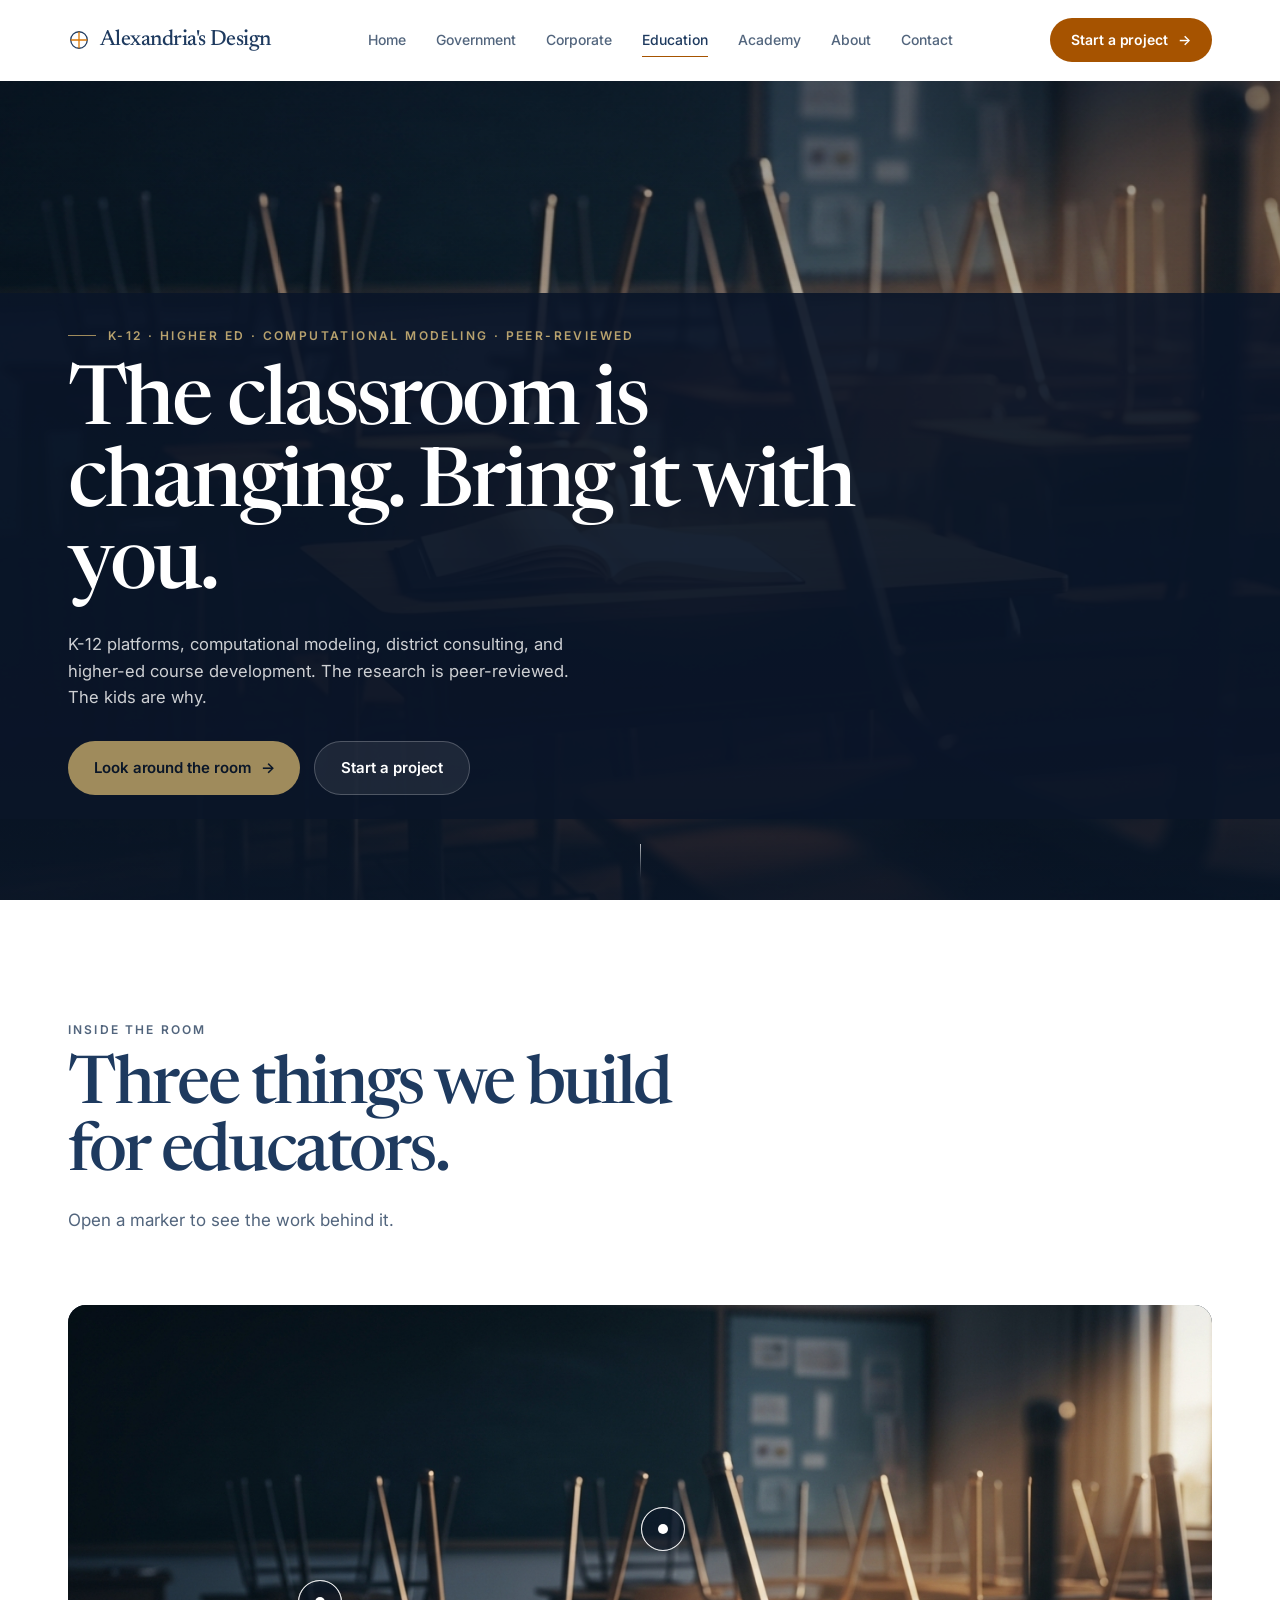
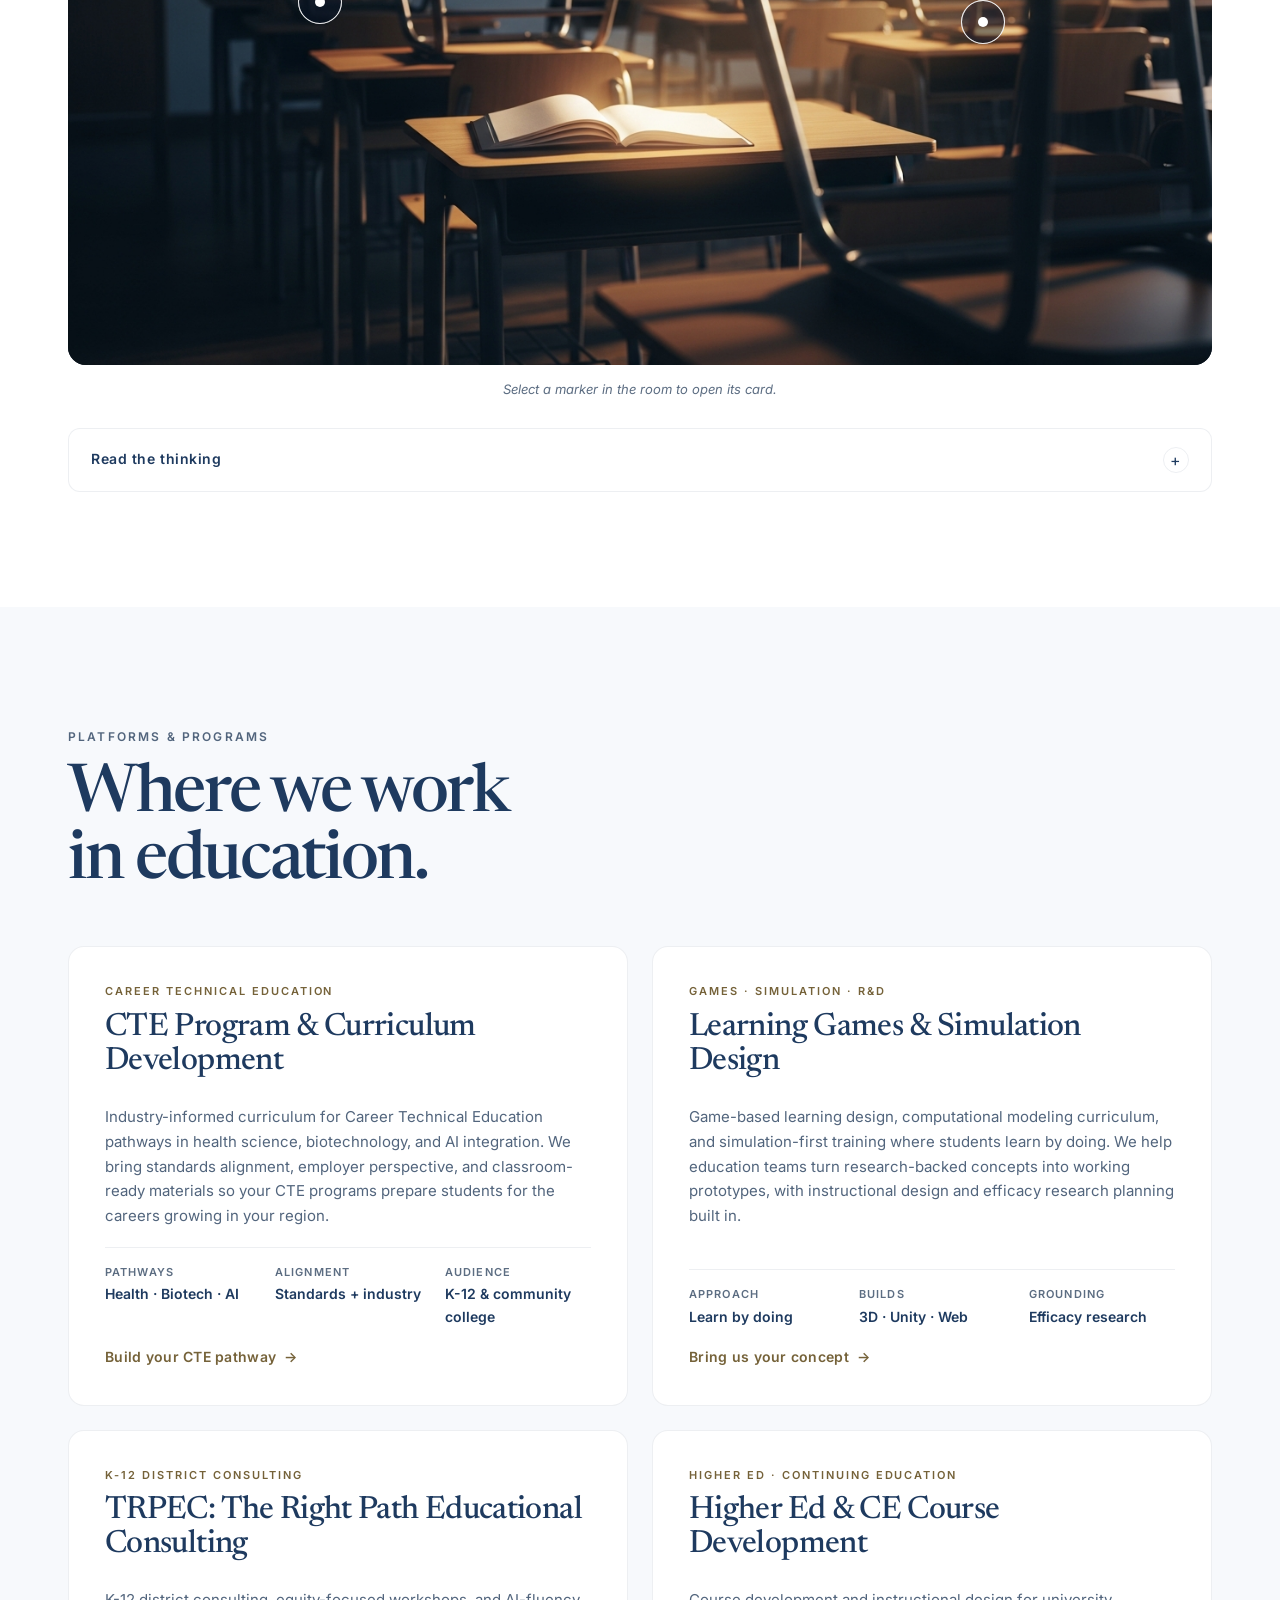
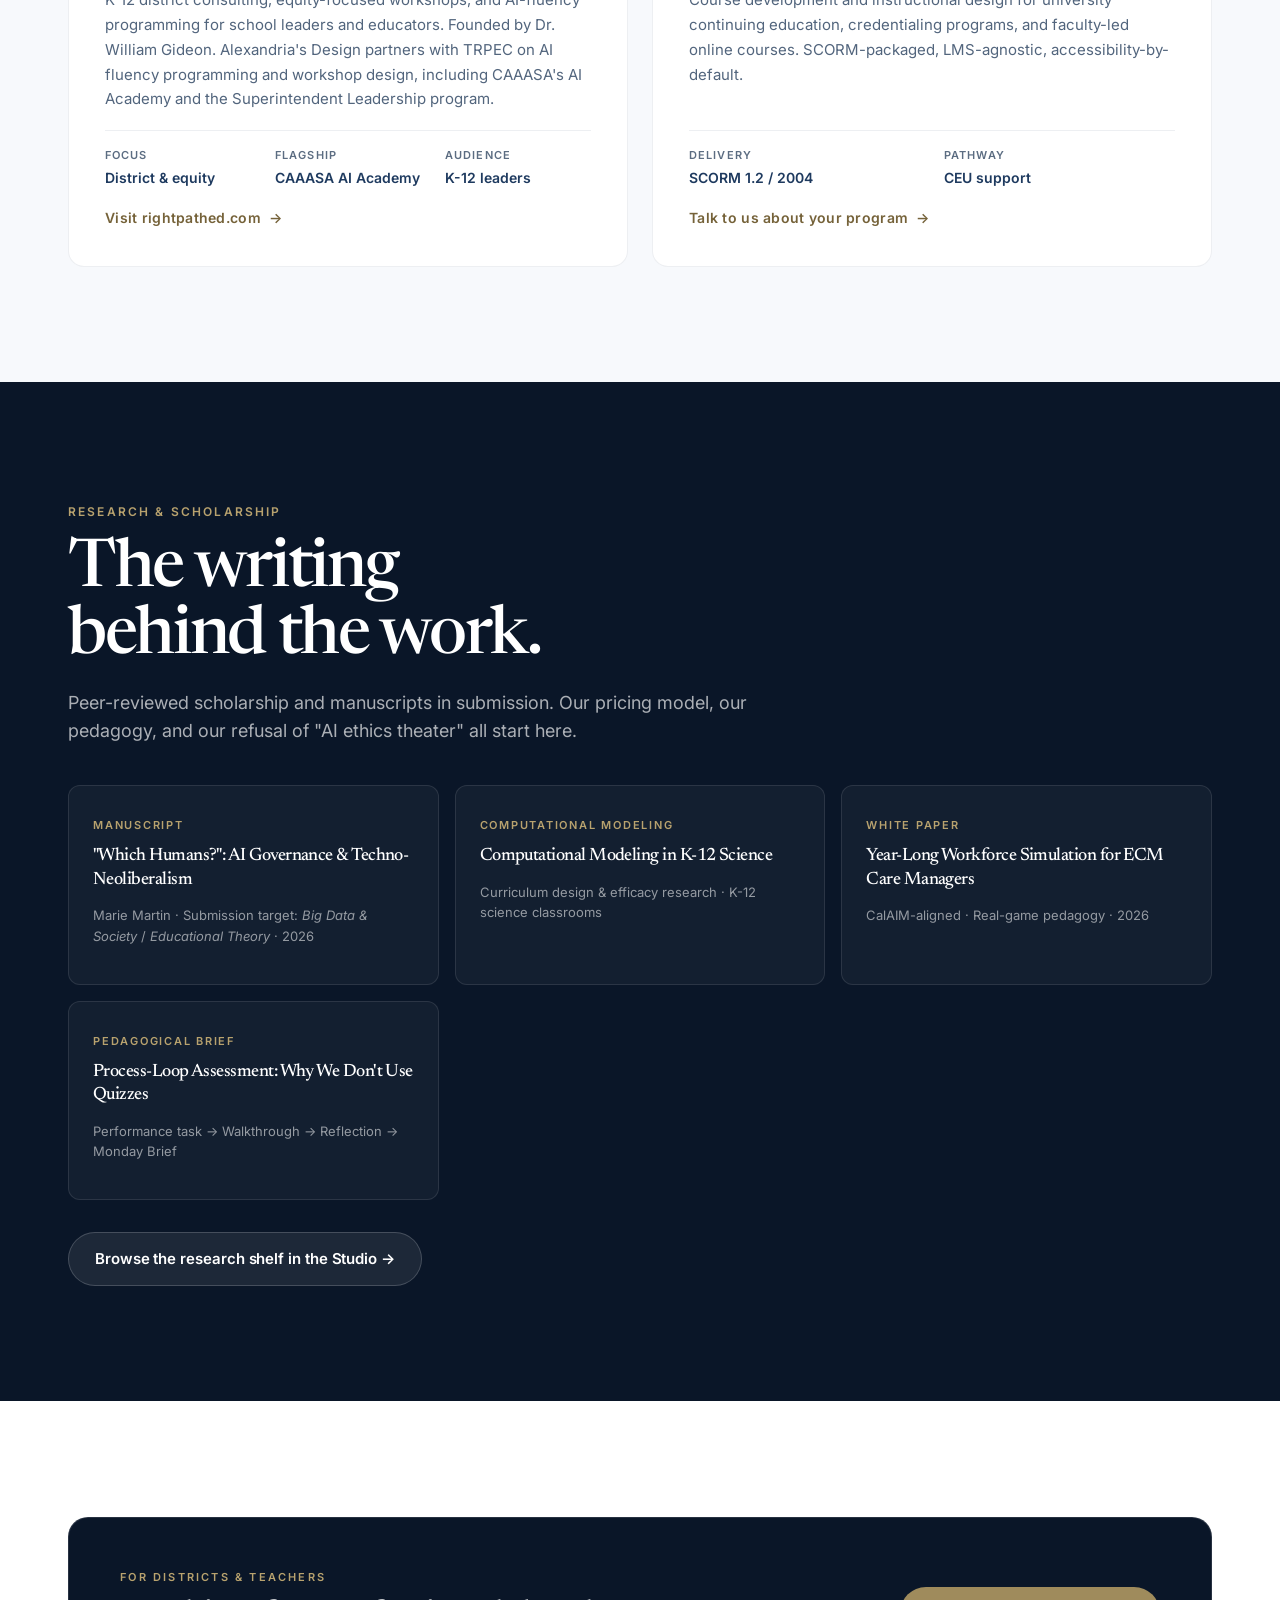
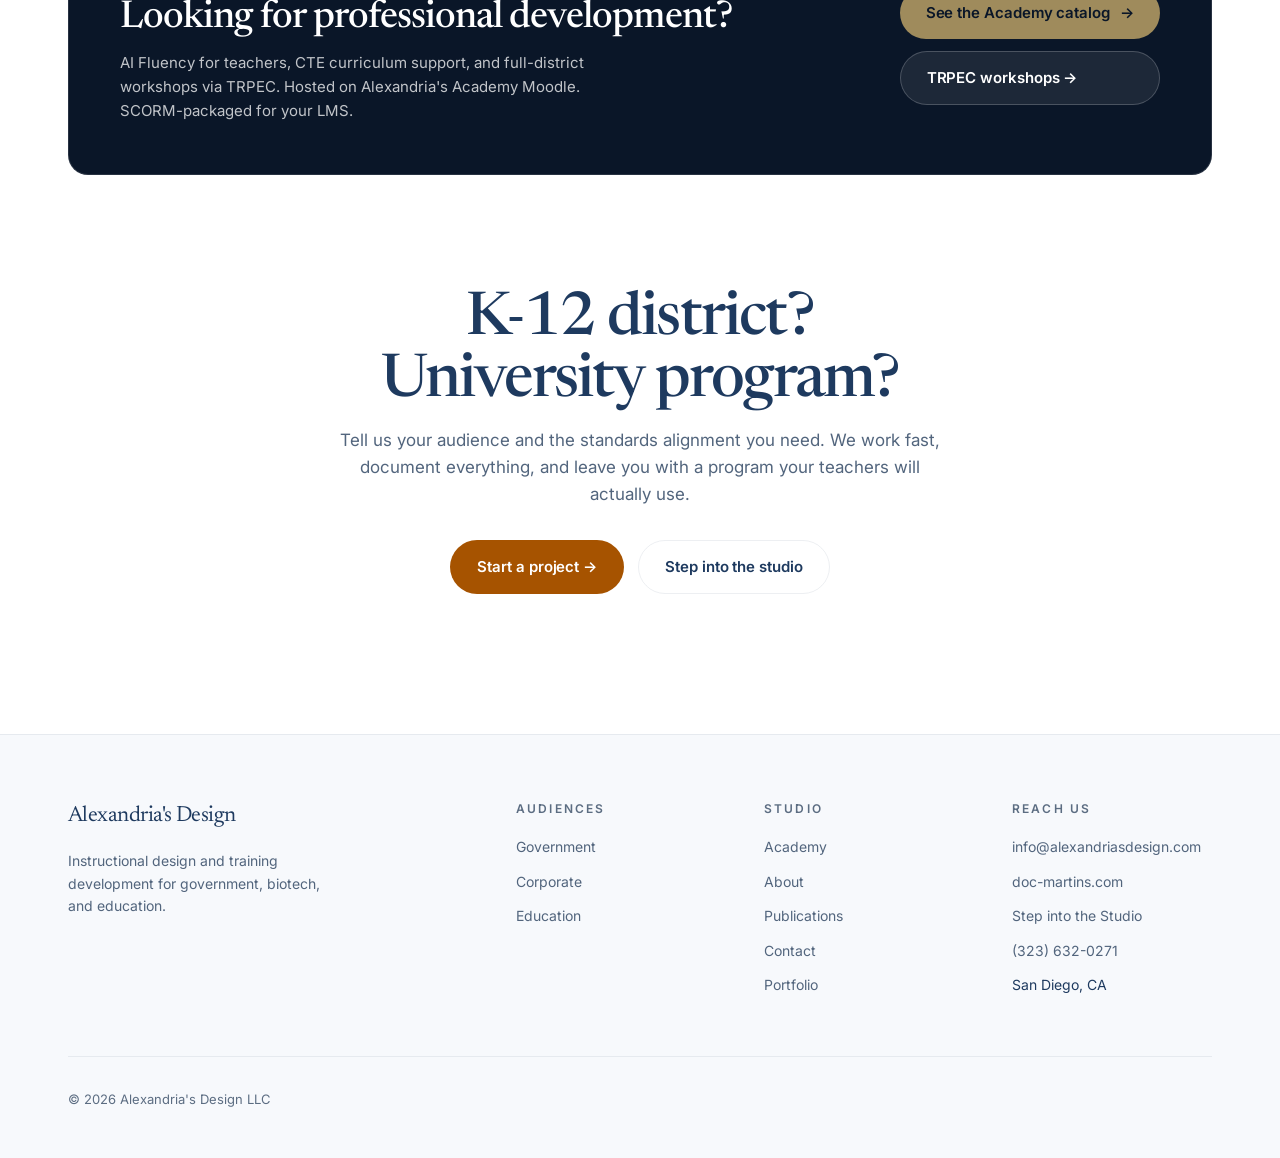
<file: education.html>
<!doctype html>
<html lang="en">
<head>
  <meta charset="utf-8" />
  <meta name="viewport" content="width=device-width, initial-scale=1" />
  <title>Education: Alexandria's Design</title>
  <meta name="description" content="K-12, higher ed, and research-backed initiatives. CTE curriculum for health, biotech, and AI integration, computational modeling, learning games, TRPEC district consulting, peer-reviewed scholarship." />
  <link rel="preconnect" href="https://fonts.googleapis.com" />
  <link rel="preconnect" href="https://fonts.gstatic.com" crossorigin />
  <link href="https://fonts.googleapis.com/css2?family=Newsreader:opsz,wght@6..72,400;6..72,500;6..72,600&family=Inter:wght@400;500;600;700&display=swap" rel="stylesheet" />
  <link rel="stylesheet" href="style.css" />
  <link rel="stylesheet" href="experience.css" />

  <style>
    .edu-section { padding: clamp(72px, 9vw, 120px) 0; }
    .edu-section--soft { background: var(--bg-soft); }

    .product-grid {
      display: grid;
      grid-template-columns: 1fr 1fr;
      gap: 24px;
      margin-top: 50px;
    }
    @media (max-width: 880px) { .product-grid { grid-template-columns: 1fr; } }

    .product-card {
      background: #fff;
      border: 1px solid var(--navy-08);
      border-radius: 16px;
      padding: 36px;
      transition: all var(--t-fast) var(--ease);
      display: flex;
      flex-direction: column;
    }
    .product-card:hover { border-color: var(--gold); box-shadow: 0 12px 30px rgba(30, 58, 95, 0.08); }
    .product-card__tag { font-size: 11px; letter-spacing: 0.18em; text-transform: uppercase; color: var(--gold-text); font-weight: 600; }
    .product-card__name {
      font-family: var(--font-display);
      font-weight: 500;
      font-size: 32px;
      letter-spacing: -0.02em;
      line-height: 1.05;
      margin: 10px 0 12px;
    }
    .product-card__desc {
      font-size: 15px;
      line-height: 1.65;
      color: var(--navy-60);
      margin-bottom: 18px;
      flex-grow: 1;
    }
    .product-card__meta {
      display: flex;
      gap: 24px;
      padding-top: 16px;
      border-top: 1px solid var(--navy-08);
      margin-bottom: 18px;
    }
    .product-card__meta-item { flex: 1; }
    .product-card__meta-label { font-size: 11px; letter-spacing: 0.10em; text-transform: uppercase; color: var(--navy-40); font-weight: 600; }
    .product-card__meta-val { font-size: 14px; color: var(--navy); font-weight: 600; margin-top: 2px; }
    .product-card__cta {
      display: inline-flex;
      align-items: center;
      gap: 8px;
      font-size: 14px;
      font-weight: 600;
      color: var(--gold-text);
      letter-spacing: 0.02em;
    }
    .product-card__cta:hover { color: var(--navy); }

    .research-strip {
      background: #0a1628;
      color: rgba(255,255,255,0.92);
      padding: clamp(72px, 9vw, 120px) 0;
    }
    .research-strip h2 { color: #fff; }
    .research-strip .lede { color: rgba(255,255,255,0.66); }
    .research-strip .eyebrow { color: #B8A26E; }
    .pub-grid {
      display: grid;
      grid-template-columns: repeat(auto-fit, minmax(280px, 1fr));
      gap: 16px;
      margin-top: 40px;
    }
    .pub-card {
      background: rgba(255,255,255,0.04);
      border: 1px solid rgba(255,255,255,0.10);
      border-radius: 12px;
      padding: 24px;
    }
    .pub-card__cat { font-size: 11px; letter-spacing: 0.16em; text-transform: uppercase; color: #B8A26E; font-weight: 600; }
    .pub-card__title {
      font-family: var(--font-display);
      font-weight: 500;
      font-size: 18px;
      line-height: 1.3;
      margin: 8px 0;
      color: #fff;
    }
    .pub-card__meta { font-size: 13px; color: rgba(255,255,255,0.55); }

    .edu-closing {
      padding: clamp(88px, 12vw, 140px) 0;
      text-align: center;
    }
    .edu-closing h2 { font-size: clamp(36px, 5vw, 60px); margin: 0 0 14px; }
    .edu-closing p { color: var(--navy-60); max-width: 600px; margin: 0 auto 32px; }
  </style>
</head>
<body>
  <header class="nav" role="banner">
    <div class="wrap nav__row">
      <a href="index.html" class="nav__brand">
        <svg class="nav__mark" viewBox="0 0 24 24" fill="none" aria-hidden="true">
          <circle cx="12" cy="12" r="9" stroke="#1E3A5F" stroke-width="1.4"/>
          <path d="M12 3v18M3 12h18" stroke="#D97706" stroke-width="1.4"/>
        </svg>
        Alexandria's Design
      </a>
      <nav class="nav__links" aria-label="Primary">
        <a href="index.html" class="nav__link">Home</a>
        <a href="government.html" class="nav__link">Government</a>
        <a href="corporate.html" class="nav__link">Corporate</a>
        <a href="education.html" class="nav__link is-active">Education</a>
        <a href="academy.html" class="nav__link">Academy</a>
        <a href="about-room.html" class="nav__link">About</a>
        <a href="contact.html" class="nav__link">Contact</a>
      </nav>
      <a href="contact.html" class="btn btn--primary nav__cta">Start a project <span class="arrow">→</span></a>
    </div>
  </header>

  <main>
    <!-- =====================================================================
         ESTABLISHING SHOT: the classroom
         ===================================================================== -->
    <section class="estab" data-estab>
      <figure class="estab__media">
        <img src="assets/scenes/education-classroom.png" alt="A bright classroom where students build and test models" style="object-position: center 40%;" />
      </figure>
      <div class="estab__content">
        <div class="wrap">
          <p class="estab__kicker">K-12 · Higher Ed · Computational Modeling · Peer-Reviewed</p>
          <h1 class="estab__line">The classroom is changing. Bring it with you.</h1>
          <p class="estab__sub">K-12 platforms, computational modeling, district consulting, and higher-ed course development. The research is peer-reviewed. The kids are why.</p>
          <div class="estab__ctas">
            <a href="#classroom" class="btn btn--primary">Look around the room <span class="arrow">→</span></a>
            <a href="contact.html" class="btn btn--ghost">Start a project</a>
          </div>
        </div>
      </div>
      <span class="estab__cue" aria-hidden="true"></span>
    </section>

    <!-- =====================================================================
         HOTSPOT SCENE: what happens in this classroom
         ===================================================================== -->
    <section class="edu-section" id="classroom">
      <div class="wrap">
        <header class="caption-head reveal">
          <span class="eyebrow">Inside the room</span>
          <h2 class="h-section">Three things we build<br/>for educators.</h2>
          <p class="lede">Open a marker to see the work behind it.</p>
        </header>

        <div data-hotspots class="reveal">
          <div class="hs-scene">
            <img src="assets/scenes/education-classroom.png" alt="The same classroom, seen from the teacher's side" style="object-position: center 60%;" />

            <button type="button" class="hotspot" style="--x: 22%; --y: 45%;" data-target="edu-hs-1" aria-controls="edu-hs-1">
              <span class="sr-only">Professional development</span>
            </button>
            <button type="button" class="hotspot" style="--x: 52%; --y: 34%;" data-target="edu-hs-2" aria-controls="edu-hs-2">
              <span class="sr-only">Curriculum design</span>
            </button>
            <button type="button" class="hotspot" style="--x: 80%; --y: 48%;" data-target="edu-hs-3" aria-controls="edu-hs-3">
              <span class="sr-only">AI fluency for educators</span>
            </button>

            <div class="hs-card" id="edu-hs-1">
              <button type="button" class="hs-card__close" data-close aria-label="Close">✕</button>
              <span class="hs-card__kicker">At the teacher's desk</span>
              <h3 class="hs-card__title">Professional development</h3>
              <p>PD that teachers keep using after the session ends. AI fluency paths, CTE program development, and full-district workshops via TRPEC, delivered live or on your LMS.</p>
            </div>
            <div class="hs-card" id="edu-hs-2">
              <button type="button" class="hs-card__close" data-close aria-label="Close">✕</button>
              <span class="hs-card__kicker">On the board</span>
              <h3 class="hs-card__title">Curriculum design</h3>
              <p>NGSS-aligned units, computational modeling lessons, and higher-ed course builds. SCORM-packaged, LMS-agnostic, accessibility by default.</p>
            </div>
            <div class="hs-card" id="edu-hs-3">
              <button type="button" class="hs-card__close" data-close aria-label="Close">✕</button>
              <span class="hs-card__kicker">At the student tables</span>
              <h3 class="hs-card__title">AI fluency for educators</h3>
              <p>Programs that treat teachers as professionals learning a new practice. Application-first, role-based, and grounded in the daily rhythm of a real classroom.</p>
            </div>
          </div>
          <p class="hs-hint">Select a marker in the room to open its card.</p>
        </div>

        <details class="drawer reveal">
          <summary>Read the thinking <span class="drawer__icon" aria-hidden="true">+</span></summary>
          <div class="drawer__body">
            <p>K-12 platforms, computational modeling, K-12 district consulting, and higher-ed course development. The classroom is the standard. The research is peer-reviewed. The kids are why.</p>
          </div>
        </details>
      </div>
    </section>

    <!-- =====================================================================
         PRODUCTS
         ===================================================================== -->
    <section class="edu-section edu-section--soft">
      <div class="wrap">
        <span class="eyebrow">Platforms &amp; Programs</span>
        <h2 class="h-section" style="margin-top:14px;">Where we work<br/>in education.</h2>

        <div class="product-grid reveal">

          <article class="product-card">
            <span class="product-card__tag">Career Technical Education</span>
            <h3 class="product-card__name">CTE Program &amp; Curriculum Development</h3>
            <p class="product-card__desc">
              Industry-informed curriculum for Career Technical Education pathways in health science, biotechnology, and AI integration. We bring standards alignment, employer perspective, and classroom-ready materials so your CTE programs prepare students for the careers growing in your region.
            </p>
            <div class="product-card__meta">
              <div class="product-card__meta-item"><div class="product-card__meta-label">Pathways</div><div class="product-card__meta-val">Health · Biotech · AI</div></div>
              <div class="product-card__meta-item"><div class="product-card__meta-label">Alignment</div><div class="product-card__meta-val">Standards + industry</div></div>
              <div class="product-card__meta-item"><div class="product-card__meta-label">Audience</div><div class="product-card__meta-val">K-12 &amp; community college</div></div>
            </div>
            <a href="contact.html" class="product-card__cta">Build your CTE pathway <span class="arrow">→</span></a>
          </article>

          <article class="product-card">
            <span class="product-card__tag">Games · Simulation · R&amp;D</span>
            <h3 class="product-card__name">Learning Games &amp; Simulation Design</h3>
            <p class="product-card__desc">
              Game-based learning design, computational modeling curriculum, and simulation-first training where students learn by doing. We help education teams turn research-backed concepts into working prototypes, with instructional design and efficacy research planning built in.
            </p>
            <div class="product-card__meta">
              <div class="product-card__meta-item"><div class="product-card__meta-label">Approach</div><div class="product-card__meta-val">Learn by doing</div></div>
              <div class="product-card__meta-item"><div class="product-card__meta-label">Builds</div><div class="product-card__meta-val">3D · Unity · Web</div></div>
              <div class="product-card__meta-item"><div class="product-card__meta-label">Grounding</div><div class="product-card__meta-val">Efficacy research</div></div>
            </div>
            <a href="contact.html" class="product-card__cta">Bring us your concept <span class="arrow">→</span></a>
          </article>

          <article class="product-card">
            <span class="product-card__tag">K-12 District Consulting</span>
            <h3 class="product-card__name">TRPEC: The Right Path Educational Consulting</h3>
            <p class="product-card__desc">
              K-12 district consulting, equity-focused workshops, and AI-fluency programming for school leaders and educators. Founded by Dr. William Gideon. Alexandria's Design partners with TRPEC on AI fluency programming and workshop design, including CAAASA's AI Academy and the Superintendent Leadership program.
            </p>
            <div class="product-card__meta">
              <div class="product-card__meta-item"><div class="product-card__meta-label">Focus</div><div class="product-card__meta-val">District &amp; equity</div></div>
              <div class="product-card__meta-item"><div class="product-card__meta-label">Flagship</div><div class="product-card__meta-val">CAAASA AI Academy</div></div>
              <div class="product-card__meta-item"><div class="product-card__meta-label">Audience</div><div class="product-card__meta-val">K-12 leaders</div></div>
            </div>
            <a href="https://www.rightpathed.com/services" target="_blank" rel="noopener" class="product-card__cta">Visit rightpathed.com <span class="arrow">→</span></a>
          </article>

          <article class="product-card">
            <span class="product-card__tag">Higher Ed · Continuing Education</span>
            <h3 class="product-card__name">Higher Ed &amp; CE Course Development</h3>
            <p class="product-card__desc">
              Course development and instructional design for university continuing education, credentialing programs, and faculty-led online courses. SCORM-packaged, LMS-agnostic, accessibility-by-default.
            </p>
            <div class="product-card__meta">
              <div class="product-card__meta-item"><div class="product-card__meta-label">Delivery</div><div class="product-card__meta-val">SCORM 1.2 / 2004</div></div>
              <div class="product-card__meta-item"><div class="product-card__meta-label">Pathway</div><div class="product-card__meta-val">CEU support</div></div>
            </div>
            <a href="contact.html" class="product-card__cta">Talk to us about your program <span class="arrow">→</span></a>
          </article>

        </div>
      </div>
    </section>

    <!-- =====================================================================
         RESEARCH
         ===================================================================== -->
    <section class="research-strip">
      <div class="wrap">
        <span class="eyebrow">Research &amp; Scholarship</span>
        <h2 class="h-section" style="margin-top:14px;">The writing<br/>behind the work.</h2>
        <p class="lede" style="max-width:680px; margin-top:18px;">
          Peer-reviewed scholarship and manuscripts in submission. Our pricing model, our pedagogy, and our refusal of "AI ethics theater" all start here.
        </p>

        <div class="pub-grid reveal">
          <div class="pub-card">
            <span class="pub-card__cat">Manuscript</span>
            <h3 class="pub-card__title">"Which Humans?": AI Governance &amp; Techno-Neoliberalism</h3>
            <p class="pub-card__meta">Marie Martin · Submission target: <em>Big Data &amp; Society</em> / <em>Educational Theory</em> · 2026</p>
          </div>
          <div class="pub-card">
            <span class="pub-card__cat">Computational Modeling</span>
            <h3 class="pub-card__title">Computational Modeling in K-12 Science</h3>
            <p class="pub-card__meta">Curriculum design &amp; efficacy research · K-12 science classrooms</p>
          </div>
          <div class="pub-card">
            <span class="pub-card__cat">White Paper</span>
            <h3 class="pub-card__title">Year-Long Workforce Simulation for ECM Care Managers</h3>
            <p class="pub-card__meta">CalAIM-aligned · Real-game pedagogy · 2026</p>
          </div>
          <div class="pub-card">
            <span class="pub-card__cat">Pedagogical Brief</span>
            <h3 class="pub-card__title">Process-Loop Assessment: Why We Don't Use Quizzes</h3>
            <p class="pub-card__meta">Performance task → Walkthrough → Reflection → Monday Brief</p>
          </div>
        </div>

        <div style="margin-top: 32px;">
          <a href="about-room.html#research" class="btn btn--ghost" style="background: rgba(255,255,255,0.08); color:#fff; border-color: rgba(255,255,255,0.18);">Browse the research shelf in the Studio →</a>
        </div>
      </div>
    </section>

    <!-- =====================================================================
         BRIDGE: to the Academy
         ===================================================================== -->
    <section class="edu-section">
      <div class="wrap">
        <div class="bridge reveal">
          <div>
            <span class="bridge__tag">For Districts &amp; Teachers</span>
            <h2 class="bridge__title">Looking for professional development?</h2>
            <p class="bridge__desc">AI Fluency for teachers, CTE curriculum support, and full-district workshops via TRPEC. Hosted on Alexandria's Academy Moodle. SCORM-packaged for your LMS.</p>
          </div>
          <div class="bridge__ctas">
            <a href="academy.html" class="btn btn--primary">See the Academy catalog <span class="arrow">→</span></a>
            <a href="https://www.rightpathed.com/services" target="_blank" rel="noopener" class="btn btn--ghost">TRPEC workshops →</a>
          </div>
        </div>
      </div>
    </section>

    <!-- CLOSING -->
    <section class="edu-closing" style="padding-top: 0;">
      <div class="wrap">
        <h2>K-12 district?<br/>University program?</h2>
        <p>Tell us your audience and the standards alignment you need. We work fast, document everything, and leave you with a program your teachers will actually use.</p>
        <div style="display:flex; gap:14px; justify-content:center; flex-wrap:wrap;">
          <a href="contact.html" class="btn btn--primary">Start a project →</a>
          <a href="about-room.html" class="btn btn--ghost">Step into the studio</a>
        </div>
      </div>
    </section>

  </main>

  <footer class="foot">
    <div class="wrap">
      <div class="foot__top">
        <div>
          <div class="foot__brand">Alexandria's Design</div>
          <p class="foot__tag">Instructional design and training development for government, biotech, and education.</p>
        </div>
        <div>
          <h5>Audiences</h5>
          <ul>
            <li><a href="government.html">Government</a></li>
            <li><a href="corporate.html">Corporate</a></li>
            <li><a href="education.html">Education</a></li>
          </ul>
        </div>
        <div>
          <h5>Studio</h5>
          <ul>
            <li><a href="academy.html">Academy</a></li>
            <li><a href="about-room.html">About</a></li>
            <li><a href="about-room.html#research">Publications</a></li>
            <li><a href="contact.html">Contact</a></li>
            <li><a href="https://doc-martins.com/" target="_blank" rel="noopener">Portfolio</a></li>
          </ul>
        </div>
        <div>
          <h5>Reach Us</h5>
          <ul>
            <li><a href="mailto:info@alexandriasdesign.com">info@alexandriasdesign.com</a></li>
            <li><a href="https://doc-martins.com/" target="_blank" rel="noopener">doc-martins.com</a></li>
            <li><a href="about-room.html">Step into the Studio</a></li>
            <li><a href="tel:+13236320271">(323) 632-0271</a></li>
            <li>San Diego, CA</li>
          </ul>
        </div>
      </div>
      <div class="foot__bottom">
        <span>© 2026 Alexandria's Design LLC</span>
      </div>
    </div>
  </footer>

  <script src="vendor/gsap.min.js"></script>
  <script src="vendor/ScrollTrigger.min.js"></script>
  <script src="vendor/lenis.min.js"></script>
  <script src="motion.js"></script>
  <script src="experience.js"></script>
</body>
</html>
</file>
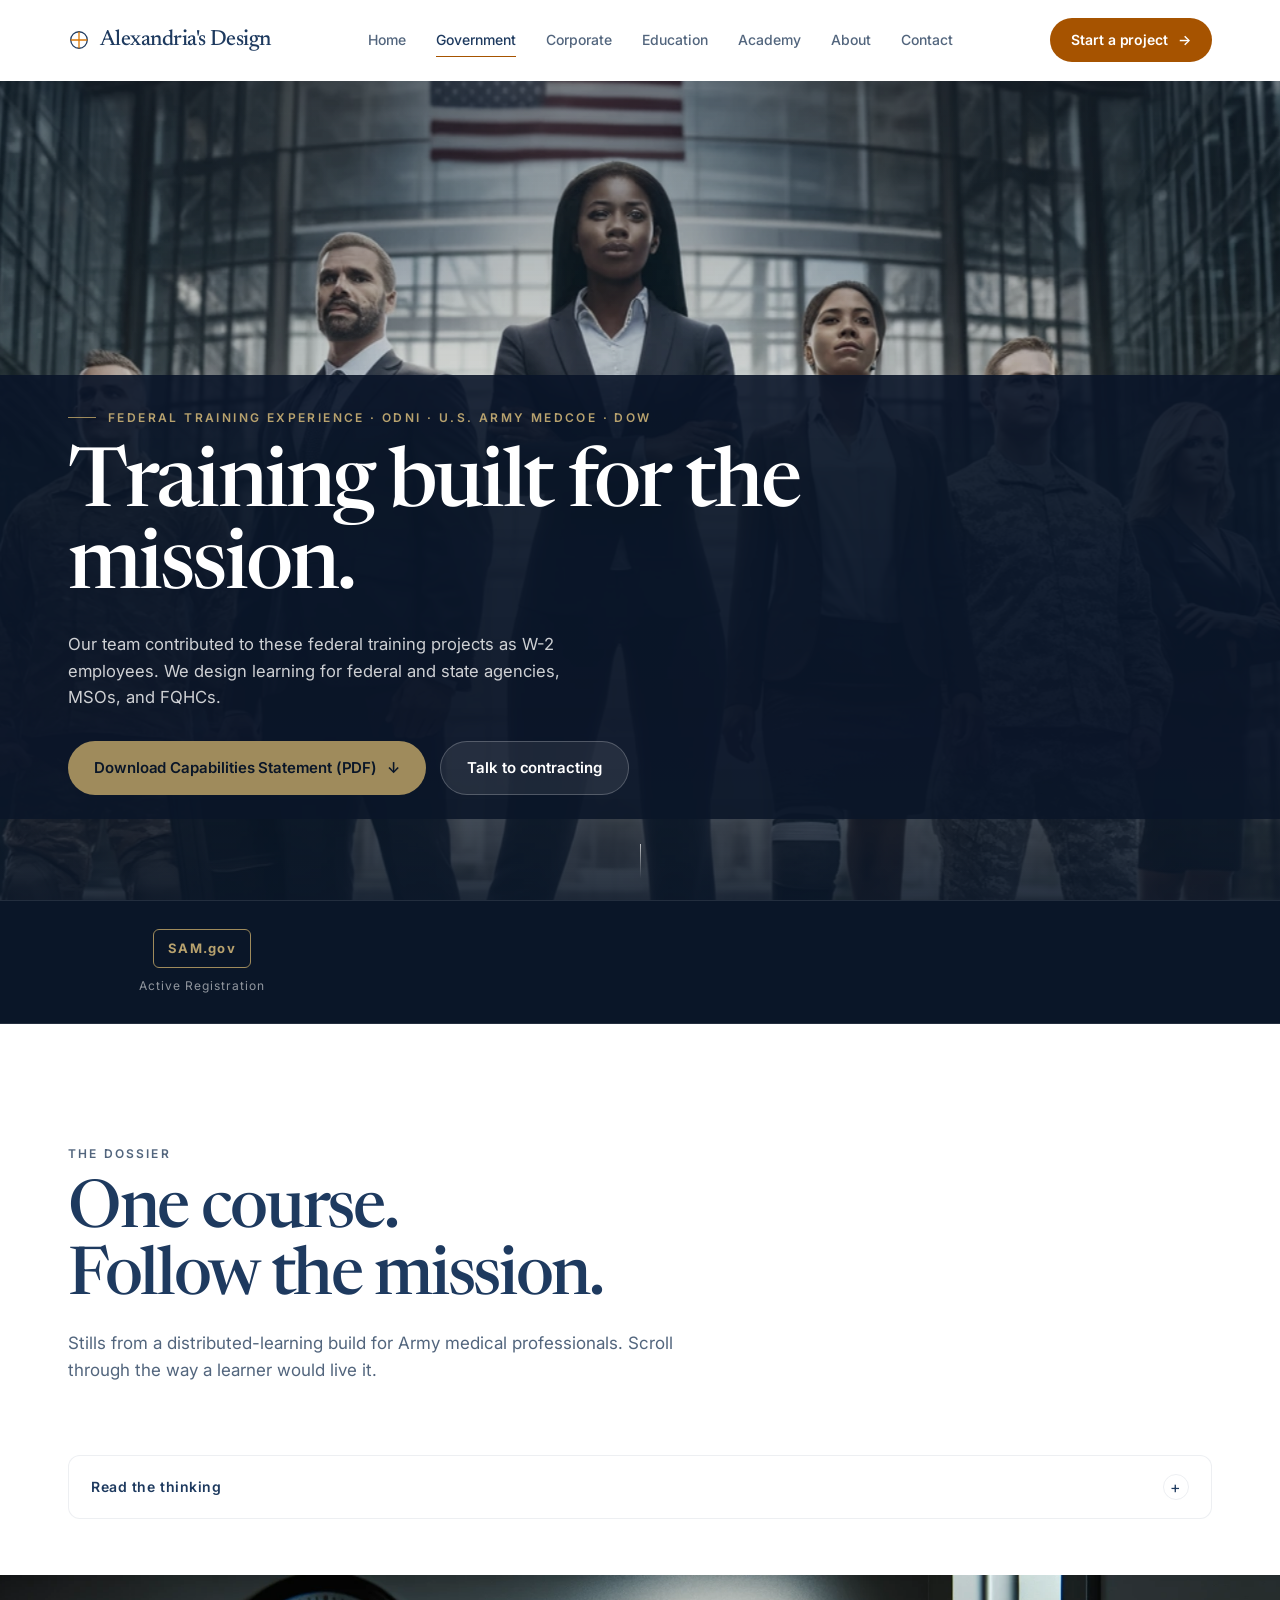
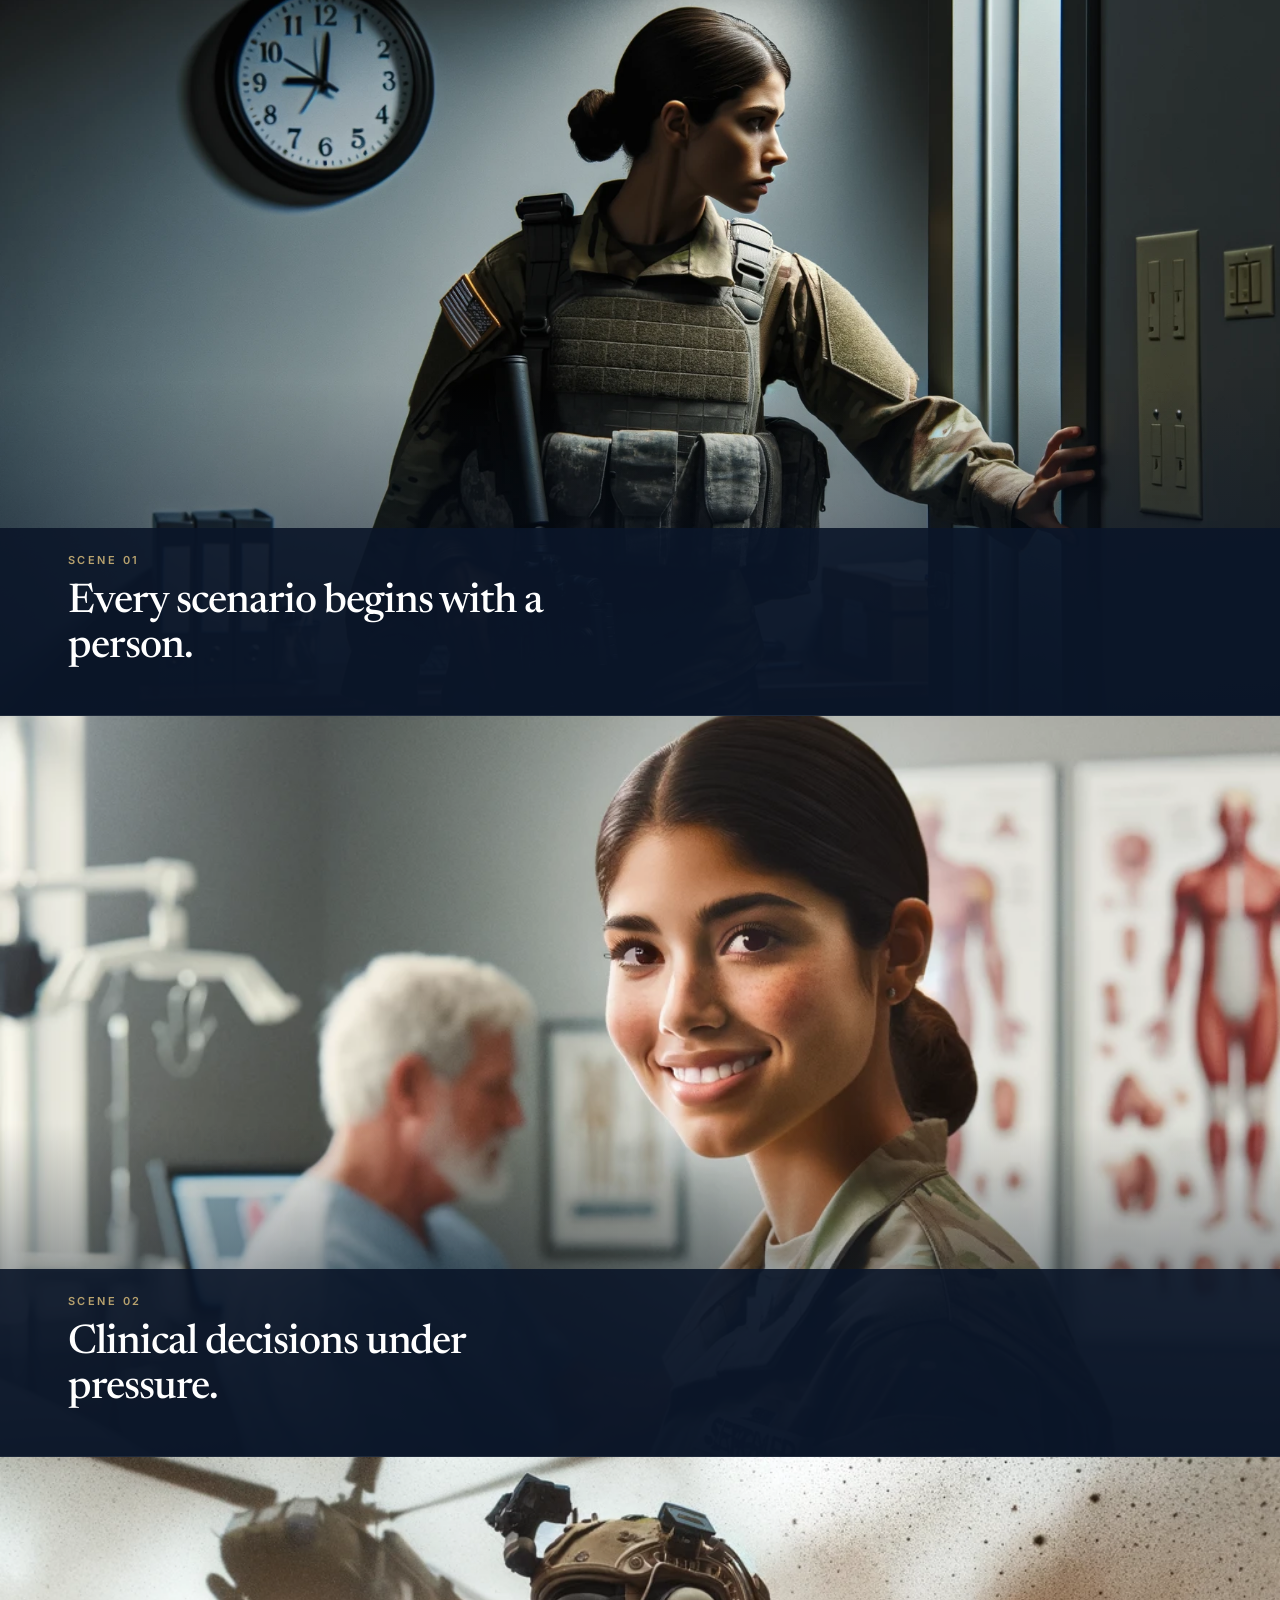
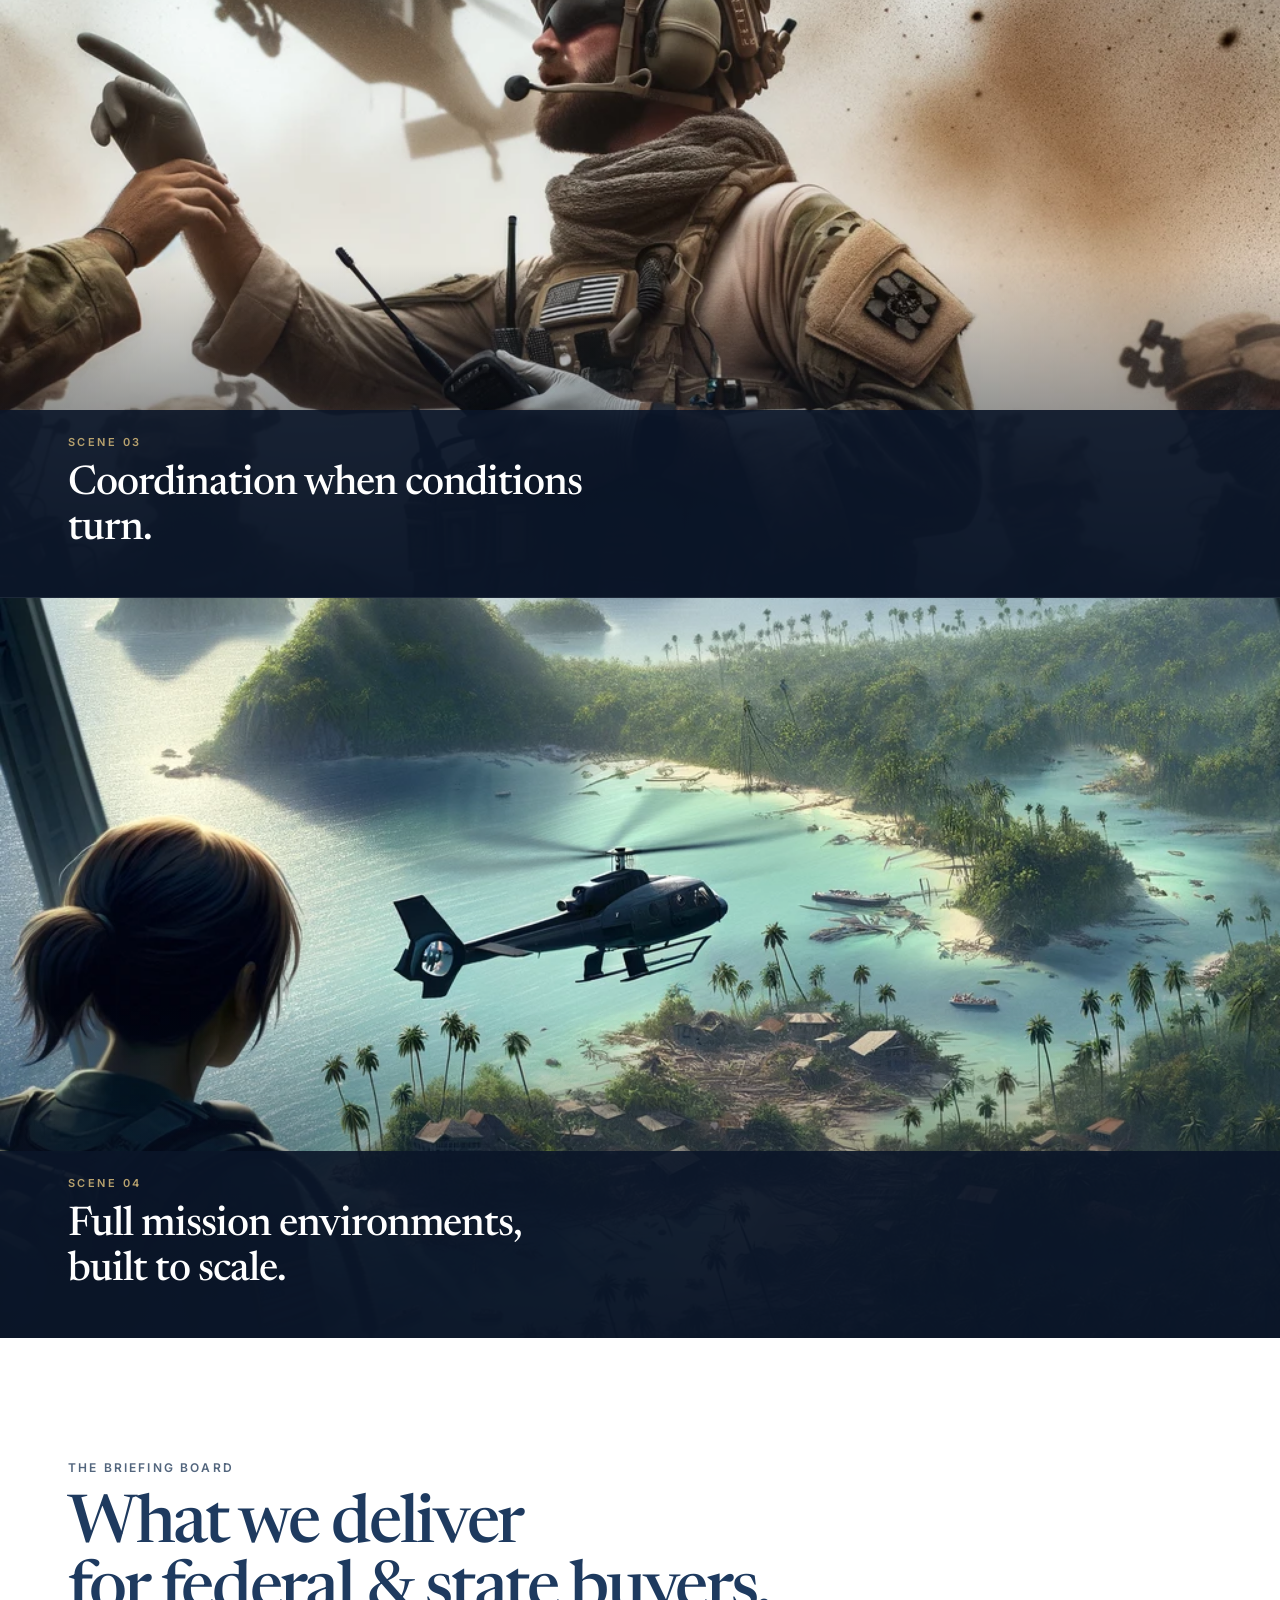
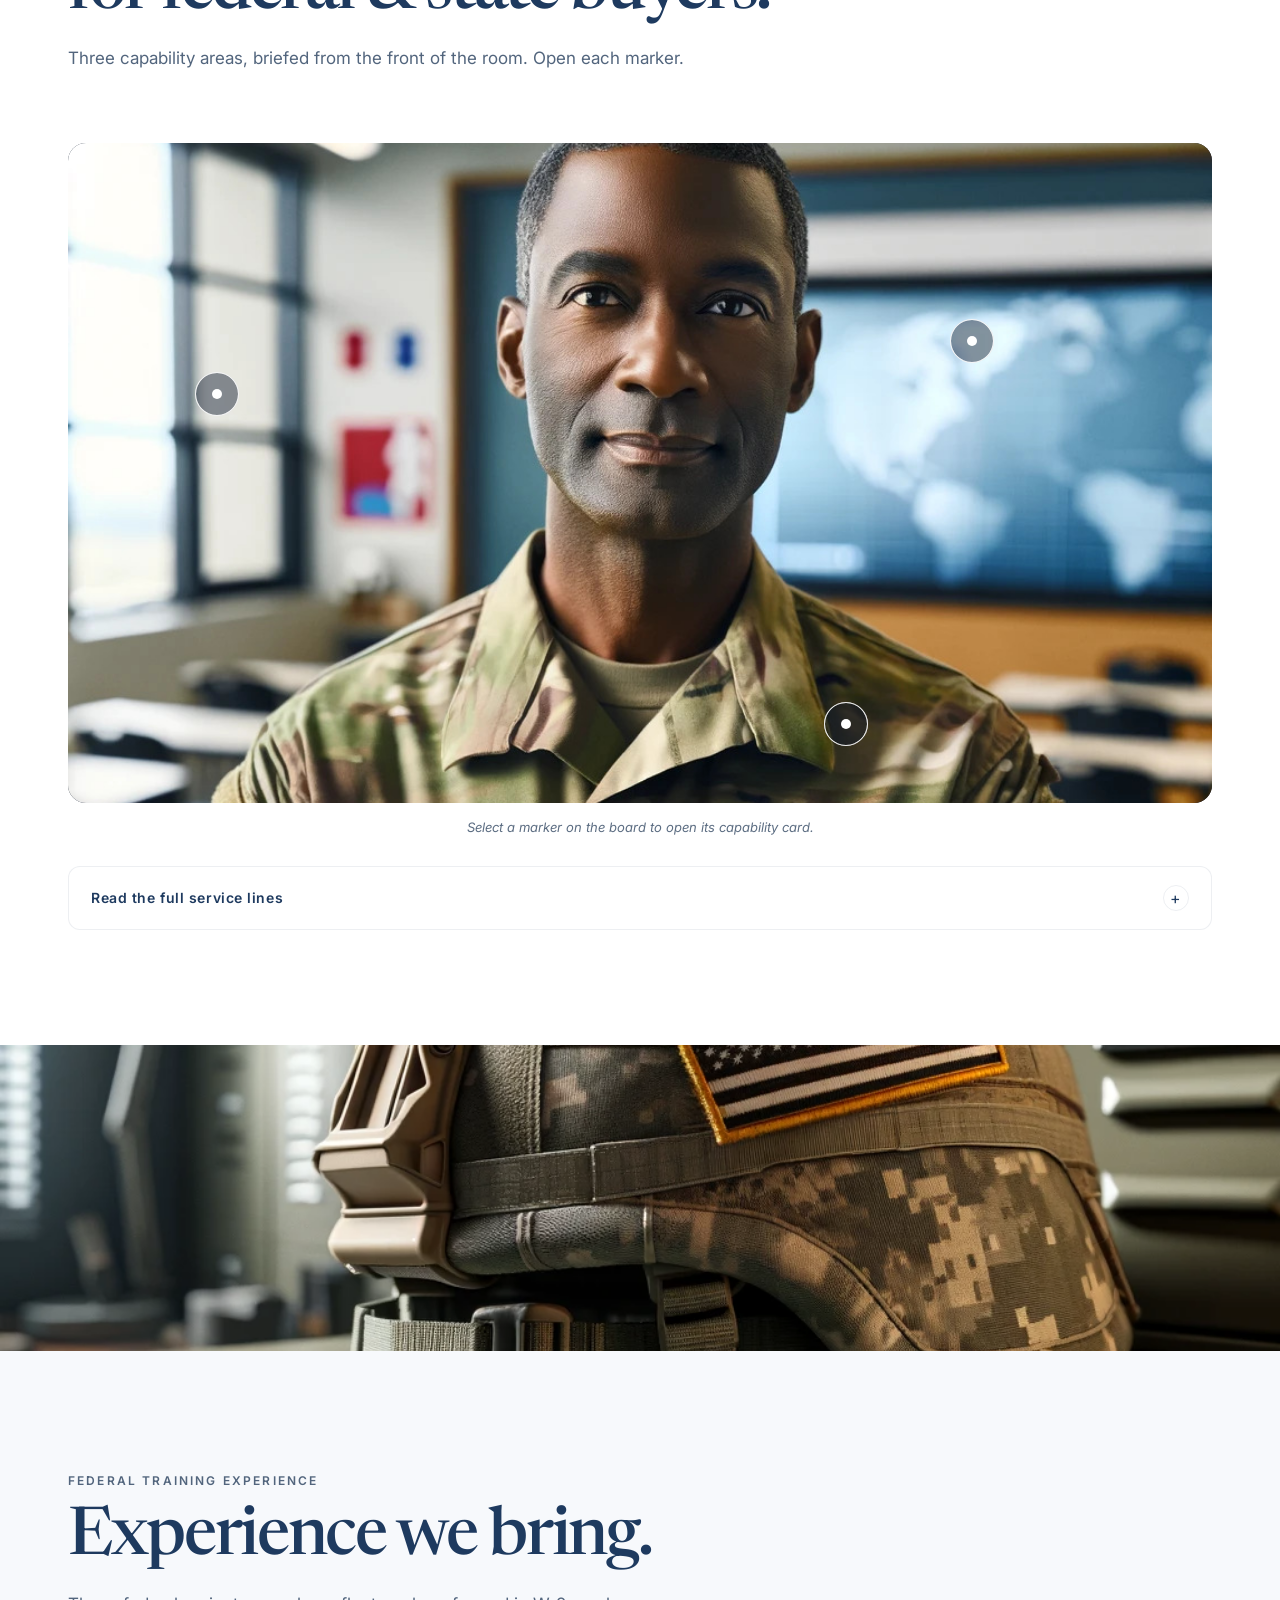
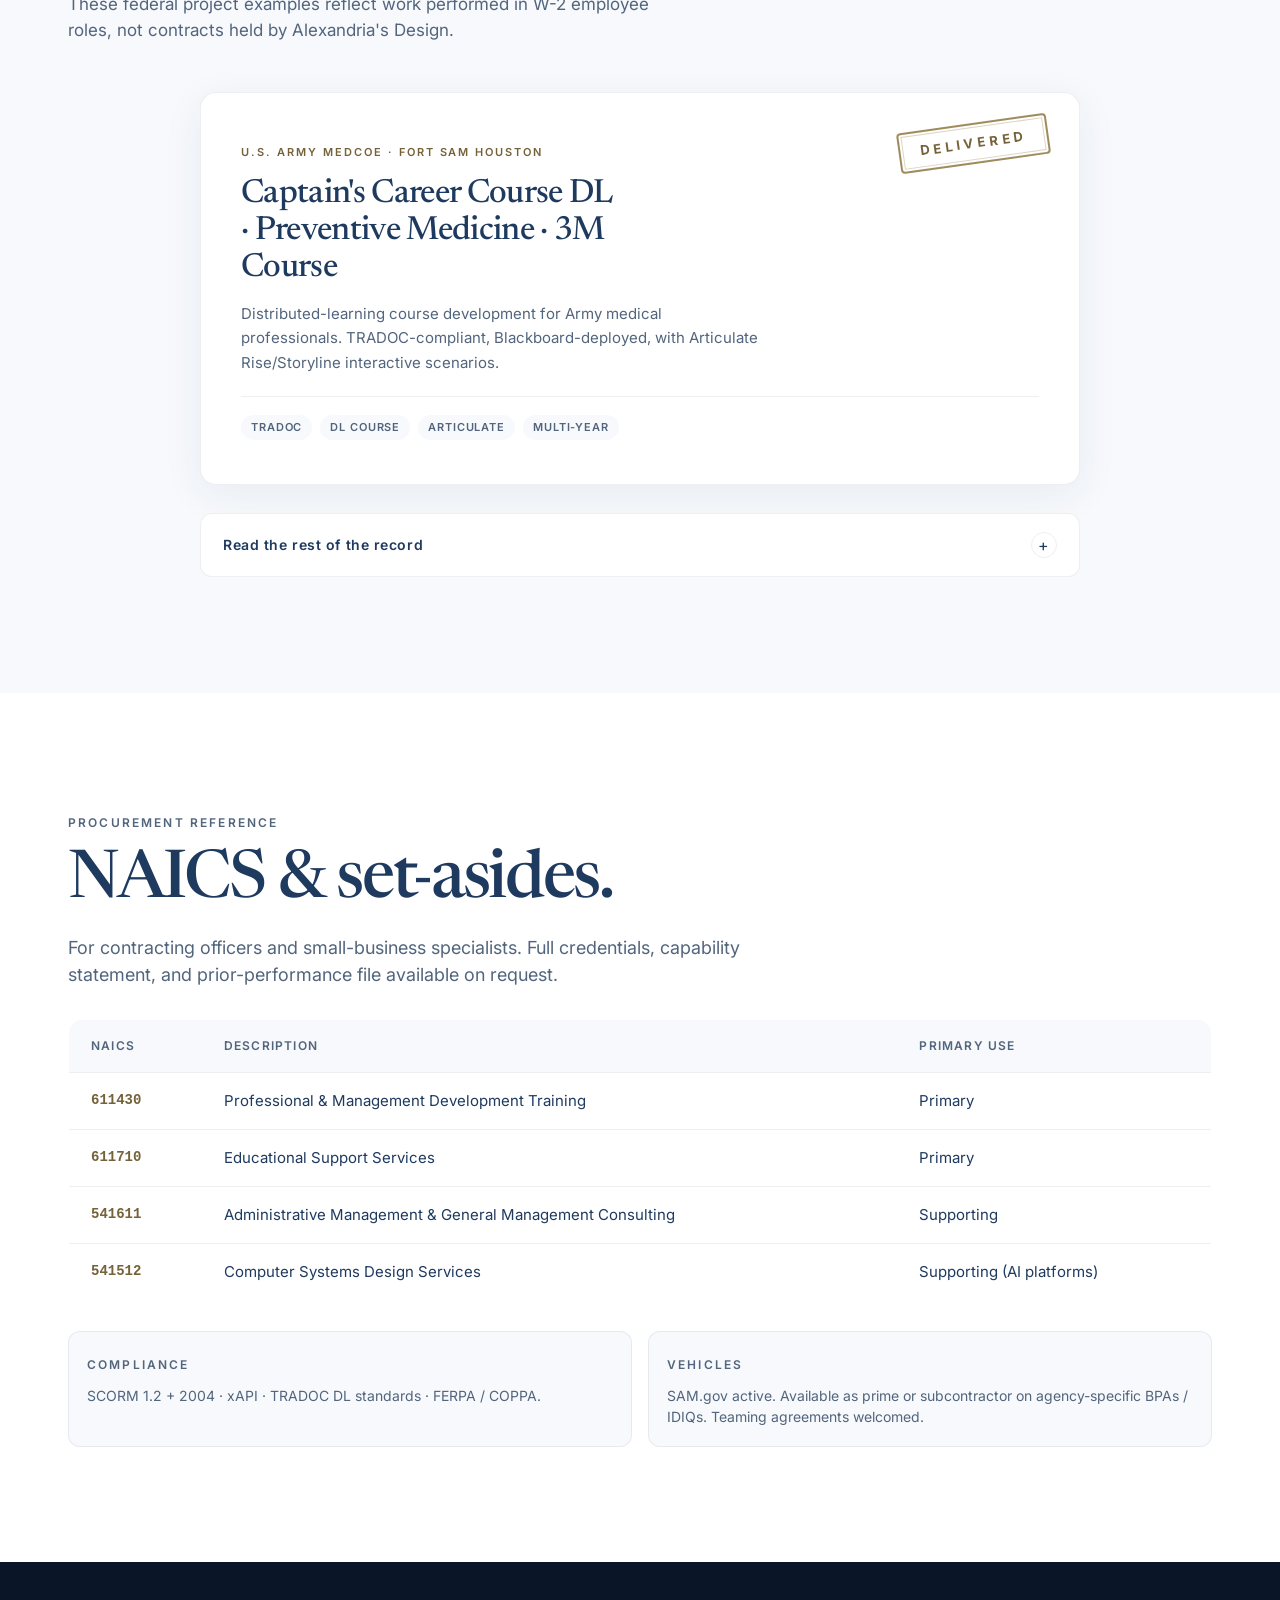
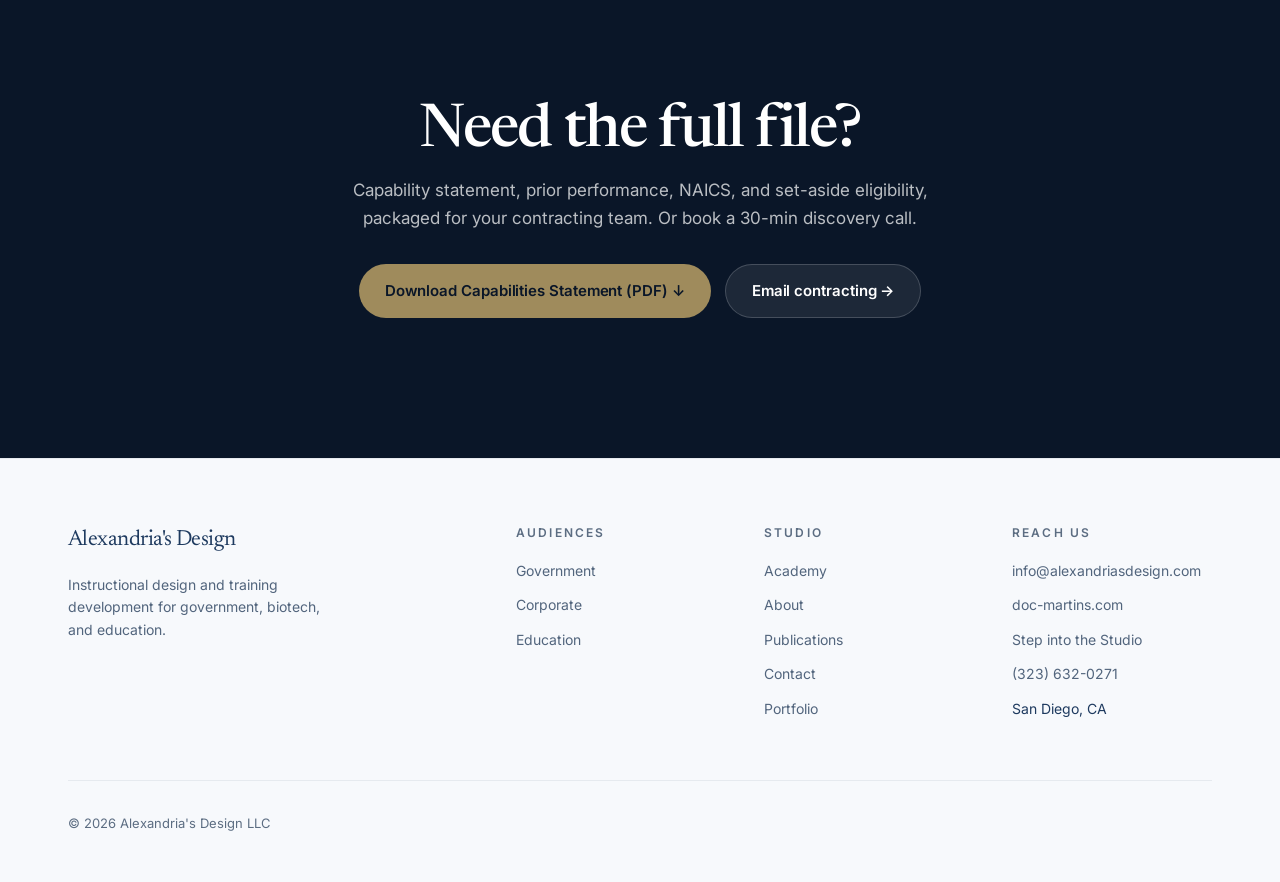
<file: government.html>
<!doctype html>
<html lang="en">
<head>
  <meta charset="utf-8" />
  <meta name="viewport" content="width=device-width, initial-scale=1" />
  <title>Government: Alexandria's Design</title>
  <meta name="description" content="Instructional design and distributed-learning development for federal and state training needs." />
  <link rel="preconnect" href="https://fonts.googleapis.com" />
  <link rel="preconnect" href="https://fonts.gstatic.com" crossorigin />
  <link href="https://fonts.googleapis.com/css2?family=Newsreader:opsz,wght@6..72,400;6..72,500;6..72,600&family=Inter:wght@400;500;600;700&display=swap" rel="stylesheet" />
  <link rel="stylesheet" href="style.css" />
  <link rel="stylesheet" href="experience.css" />

  <style>
    /* Page-scoped: credentials strip, NAICS table, closing */
    .gov-cred-strip {
      background: #0a1628;
      padding: 28px 0;
      border-top: 1px solid rgba(255,255,255,0.10);
      border-bottom: 1px solid rgba(255,255,255,0.10);
    }
    .gov-cred-grid {
      display: grid;
      grid-template-columns: repeat(4, 1fr);
      gap: 24px;
      align-items: center;
    }
    @media (max-width: 720px) { .gov-cred-grid { grid-template-columns: repeat(2, 1fr); } }
    .gov-cred { text-align: center; color: rgba(255,255,255,0.78); }
    .gov-cred__badge {
      display: inline-block;
      padding: 8px 14px;
      border: 1px solid #9F8B5C;
      color: #B8A26E;
      border-radius: 6px;
      font-family: var(--font-body);
      font-size: 13px;
      font-weight: 700;
      letter-spacing: 0.10em;
      margin-bottom: 8px;
    }
    .gov-cred__label { font-size: 12px; letter-spacing: 0.08em; color: rgba(255,255,255,0.55); }

    .gov-section { padding: clamp(72px, 9vw, 120px) 0; }
    .gov-section--soft { background: var(--bg-soft); }

    .naics-table {
      width: 100%;
      border-collapse: collapse;
      margin-top: 30px;
      background: #fff;
      border-radius: 14px;
      overflow: hidden;
      border: 1px solid var(--navy-08);
    }
    .naics-table th, .naics-table td {
      padding: 16px 22px;
      text-align: left;
      border-bottom: 1px solid var(--navy-08);
      font-size: 15px;
    }
    .naics-table th {
      background: var(--bg-soft);
      font-weight: 600;
      font-size: 12px;
      letter-spacing: 0.10em;
      text-transform: uppercase;
      color: var(--navy-60);
    }
    .naics-table tr:last-child td { border-bottom: 0; }
    .naics-table td:first-child { font-family: 'IBM Plex Mono', monospace; font-weight: 600; color: var(--gold-text); font-size: 14px; }

    .gov-closing {
      padding: clamp(88px, 12vw, 140px) 0;
      text-align: center;
      background: #0a1628;
      color: #fff;
    }
    .gov-closing h2 { color: #fff; font-size: clamp(36px, 5vw, 60px); margin: 0 0 14px; }
    .gov-closing p { color: rgba(255,255,255,0.72); max-width: 600px; margin: 0 auto 32px; }
    .gov-closing .btn--primary { background: #9F8B5C; color: #0a1628; border: 0; }
    .gov-closing .btn--primary:hover { background: #B8A26E; }
    .gov-closing .btn--ghost { background: rgba(255,255,255,0.08); color: #fff; border-color: rgba(255,255,255,0.18); }

    /* Dossier scenes sit edge to edge with no gaps between stills */
    .dossier .scene + .scene { border-top: 1px solid rgba(255,255,255,0.08); }
  </style>
</head>
<body>
  <header class="nav" role="banner">
    <div class="wrap nav__row">
      <a href="index.html" class="nav__brand">
        <svg class="nav__mark" viewBox="0 0 24 24" fill="none" aria-hidden="true">
          <circle cx="12" cy="12" r="9" stroke="#1E3A5F" stroke-width="1.4"/>
          <path d="M12 3v18M3 12h18" stroke="#D97706" stroke-width="1.4"/>
        </svg>
        Alexandria's Design
      </a>
      <nav class="nav__links" aria-label="Primary">
        <a href="index.html" class="nav__link">Home</a>
        <a href="government.html" class="nav__link is-active">Government</a>
        <a href="corporate.html" class="nav__link">Corporate</a>
        <a href="education.html" class="nav__link">Education</a>
        <a href="academy.html" class="nav__link">Academy</a>
        <a href="about-room.html" class="nav__link">About</a>
        <a href="contact.html" class="nav__link">Contact</a>
      </nav>
      <a href="contact.html" class="btn btn--primary nav__cta">Start a project <span class="arrow">→</span></a>
    </div>
  </header>

  <main>
    <!-- =====================================================================
         ESTABLISHING SHOT: the flag, present but never dominant
         ===================================================================== -->
    <section class="estab estab--desat" data-estab>
      <figure class="estab__media">
        <img src="assets/gov/gov-flag-team.webp" alt="A uniformed training team standing before the United States flag" style="object-position: center 8%;" />
      </figure>
      <div class="estab__content">
        <div class="wrap">
          <p class="estab__kicker">Federal training experience · ODNI · U.S. Army MEDCoE · DoW</p>
          <h1 class="estab__line">Training built for the mission.</h1>
          <p class="estab__sub">Our team contributed to these federal training projects as W-2 employees. We design learning for federal and state agencies, MSOs, and FQHCs.</p>
          <div class="estab__ctas">
            <a href="capabilities.pdf" class="btn btn--primary" download>Download Capabilities Statement (PDF) <span class="arrow">↓</span></a>
            <a href="contact.html" class="btn btn--ghost">Talk to contracting</a>
          </div>
        </div>
      </div>
      <span class="estab__cue" aria-hidden="true"></span>
    </section>

    <!-- CRED STRIP -->
    <section class="gov-cred-strip">
      <div class="wrap">
        <div class="gov-cred-grid">
          <div class="gov-cred"><div class="gov-cred__badge">SAM.gov</div><div class="gov-cred__label">Active Registration</div></div>
        </div>
      </div>
    </section>

    <!-- =====================================================================
         DOSSIER: Captain Serrano's story, scene by scene
         ===================================================================== -->
    <section class="gov-section" style="padding-bottom: 0;">
      <div class="wrap">
        <header class="caption-head reveal">
          <span class="eyebrow">The Dossier</span>
          <h2 class="h-section">One course.<br/>Follow the mission.</h2>
          <p class="lede">Stills from a distributed-learning build for Army medical professionals. Scroll through the way a learner would live it.</p>
        </header>

        <details class="drawer reveal" style="margin-bottom: 56px;">
          <summary>Read the thinking <span class="drawer__icon" aria-hidden="true">+</span></summary>
          <div class="drawer__body">
            <p>Instructional design for federal and state agencies, MSOs, and FQHCs. SAM.gov active. Portfolio available for review on request.</p>
          </div>
        </details>
      </div>

      <div class="dossier">
        <figure class="scene">
          <img src="assets/gov/gov-serrano-doorway.webp" alt="Captain Serrano pauses in a doorway before the day begins" style="object-position: center 10%;" />
          <figcaption>
            <div class="wrap">
              <span class="scene__num">Scene 01</span>
              <p class="scene__caption">Every scenario begins with a person.</p>
            </div>
          </figcaption>
        </figure>
        <figure class="scene">
          <img src="assets/gov/gov-serrano-clinic.webp" alt="Captain Serrano working a case inside a field clinic" style="object-position: center 12%;" />
          <figcaption>
            <div class="wrap">
              <span class="scene__num">Scene 02</span>
              <p class="scene__caption">Clinical decisions under pressure.</p>
            </div>
          </figcaption>
        </figure>
        <figure class="scene">
          <img src="assets/gov/gov-duststorm.webp" alt="A convoy holds position as a dust storm closes in" style="object-position: center 10%;" />
          <figcaption>
            <div class="wrap">
              <span class="scene__num">Scene 03</span>
              <p class="scene__caption">Coordination when conditions turn.</p>
            </div>
          </figcaption>
        </figure>
        <figure class="scene">
          <img src="assets/gov/gov-puerto-tesoro.webp" alt="A full mission environment stretches to the horizon" style="object-position: center 45%;" />
          <figcaption>
            <div class="wrap">
              <span class="scene__num">Scene 04</span>
              <p class="scene__caption">Full mission environments, built to scale.</p>
            </div>
          </figcaption>
        </figure>
      </div>
    </section>

    <!-- =====================================================================
         THE BRIEFING BOARD: hotspot capability cards
         ===================================================================== -->
    <section class="gov-section">
      <div class="wrap">
        <header class="caption-head reveal">
          <span class="eyebrow">The Briefing Board</span>
          <h2 class="h-section">What we deliver<br/>for federal &amp; state buyers.</h2>
          <p class="lede">Three capability areas, briefed from the front of the room. Open each marker.</p>
        </header>

        <div data-hotspots class="reveal">
          <div class="hs-scene">
            <img src="assets/gov/gov-instructor.jpg" alt="An instructor briefs a class in front of a mission board" style="object-position: center 16%;" />

            <button type="button" class="hotspot" style="--x: 13%; --y: 38%;" data-target="gov-hs-1" aria-controls="gov-hs-1">
              <span class="sr-only">Scenario-based training</span>
            </button>
            <button type="button" class="hotspot" style="--x: 79%; --y: 30%;" data-target="gov-hs-2" aria-controls="gov-hs-2">
              <span class="sr-only">Medical simulation</span>
            </button>
            <button type="button" class="hotspot" style="--x: 68%; --y: 88%;" data-target="gov-hs-3" aria-controls="gov-hs-3">
              <span class="sr-only">Leadership curriculum</span>
            </button>

            <div class="hs-card" id="gov-hs-1">
              <button type="button" class="hs-card__close" data-close aria-label="Close">✕</button>
              <span class="hs-card__kicker">Capability 01</span>
              <h3 class="hs-card__title">Scenario-based training</h3>
              <p>Branching, decision-first courses where learners work a mission, not a slide deck. TRADOC and Army University compliant, SCORM-packaged for agency LMS.</p>
            </div>
            <div class="hs-card" id="gov-hs-2">
              <button type="button" class="hs-card__close" data-close aria-label="Close">✕</button>
              <span class="hs-card__kicker">Capability 02</span>
              <h3 class="hs-card__title">Medical simulation</h3>
              <p>Distributed-learning builds for military and civilian medical professionals. Case-based clinical decisions, preventive medicine content, and year-long care management simulations for state healthcare programs.</p>
            </div>
            <div class="hs-card" id="gov-hs-3">
              <button type="button" class="hs-card__close" data-close aria-label="Close">✕</button>
              <span class="hs-card__kicker">Capability 03</span>
              <h3 class="hs-card__title">Leadership curriculum</h3>
              <p>Acquisition training portals, mentor-protege modules, and workforce AI readiness programs for federal civilian and DoD audiences. Bilingual delivery available, compliance documentation included.</p>
            </div>
          </div>
          <p class="hs-hint">Select a marker on the board to open its capability card.</p>
        </div>

        <details class="drawer reveal">
          <summary>Read the full service lines <span class="drawer__icon" aria-hidden="true">+</span></summary>
          <div class="drawer__body">
            <ul>
              <li><strong>Distributed Learning (DL) Course Design &amp; Development</strong>: TRADOC / Army University compliant, Blackboard / Moodle / LMS-agnostic.</li>
              <li><strong>Federal Workforce AI Readiness Programs</strong>: Copilot-first AI fluency curricula for federal civilian and DoD workforce. SCORM-packaged for agency LMS.</li>
              <li><strong>Mentor-Protege &amp; Acquisition Training Portals</strong>: Web-native interactive scenarios. Bilingual delivery available. Compliance documentation layer.</li>
              <li><strong>Healthcare &amp; CalAIM ECM Training</strong>: Year-long Care Manager / Housing Navigator / CHW simulations. Real-game pedagogy. MSO/FQHC customization.</li>
              <li><strong>Train-the-Trainer &amp; Custom Implementation</strong>: $2.5K per organization for capability transfer; $15K–$35K for MSO/FQHC adaptation with compliance documentation.</li>
              <li><strong>Thought-Leadership Consulting</strong>: Workforce strategy for CalAIM, ECM, and federal training initiatives. Retainer or per-engagement.</li>
            </ul>
          </div>
        </details>
      </div>
    </section>

    <!-- TEXTURE BEAT -->
    <figure class="band" aria-hidden="true">
      <img src="assets/gov/gov-helmet.png" alt="" />
    </figure>

    <!-- =====================================================================
         PAST PERFORMANCE: the delivered record
         ===================================================================== -->
    <section class="gov-section gov-section--soft">
      <div class="wrap">
        <header class="caption-head reveal" style="margin-bottom: 0;">
          <span class="eyebrow">Federal Training Experience</span>
          <h2 class="h-section">Experience we bring.</h2>
          <p class="lede">These federal project examples reflect work performed in W-2 employee roles, not contracts held by Alexandria's Design.</p>
        </header>

        <article class="record reveal">
          <span class="record__stamp" aria-hidden="true">Delivered</span>
          <span class="record__client">U.S. Army MEDCoE · Fort Sam Houston</span>
          <h3 class="record__title">Captain's Career Course DL · Preventive Medicine · 3M Course</h3>
          <p class="record__desc">Distributed-learning course development for Army medical professionals. TRADOC-compliant, Blackboard-deployed, with Articulate Rise/Storyline interactive scenarios.</p>
          <div class="record__tags">
            <span class="record__tag">TRADOC</span>
            <span class="record__tag">DL Course</span>
            <span class="record__tag">Articulate</span>
            <span class="record__tag">Multi-year</span>
          </div>
        </article>

        <div style="max-width: 880px; margin: 0 auto;">
          <details class="drawer reveal">
            <summary>Read the rest of the record <span class="drawer__icon" aria-hidden="true">+</span></summary>
            <div class="drawer__body">
              <p><strong>Office of the Director of National Intelligence: Workforce Training Development.</strong> Curriculum design, content architecture, and accessibility compliance for ODNI training initiatives.</p>
              <p><strong>Department of War · OUSD(A&amp;S): Mentor-Protege Program, 10 Bilingual Modules.</strong> 136 learning objectives across 10 bilingual training modules for the Office of the Under Secretary of Defense for Acquisition &amp; Sustainment. Replaced legacy Storyline implementations with web-native interactive scenarios.</p>
              <p><strong>APEX Accelerator Program: Federal Contracting Training Development.</strong> Training development for the APEX Accelerator program supporting small businesses in government contracting. Instructional design, content architecture, and delivery infrastructure.</p>
              <p><strong>California CalAIM · Healthcare CBOs: ECM Policy Guide Training Simulation.</strong> Year-long virtual workplace simulation for newly hired Care Managers at CBOs operating under California DHCS Enhanced Care Management. 7 ECM Core Components, audit-ready chart documentation.</p>
            </div>
          </details>
        </div>
      </div>
    </section>

    <!-- =====================================================================
         NAICS & CONTRACTING DETAILS
         ===================================================================== -->
    <section class="gov-section">
      <div class="wrap">
        <span class="eyebrow">Procurement Reference</span>
        <h2 class="h-section" style="margin-top:14px;">NAICS &amp; set-asides.</h2>
        <p class="lede" style="max-width:680px; margin-top:18px;">
          For contracting officers and small-business specialists. Full credentials, capability statement, and prior-performance file available on request.
        </p>

        <table class="naics-table">
          <thead>
            <tr><th>NAICS</th><th>Description</th><th>Primary use</th></tr>
          </thead>
          <tbody>
            <tr><td>611430</td><td>Professional &amp; Management Development Training</td><td>Primary</td></tr>
            <tr><td>611710</td><td>Educational Support Services</td><td>Primary</td></tr>
            <tr><td>541611</td><td>Administrative Management &amp; General Management Consulting</td><td>Supporting</td></tr>
            <tr><td>541512</td><td>Computer Systems Design Services</td><td>Supporting (AI platforms)</td></tr>
          </tbody>
        </table>

        <div style="display:grid; grid-template-columns: repeat(auto-fit, minmax(220px, 1fr)); gap:16px; margin-top:30px;">
          <div style="background:var(--bg-soft); border:1px solid var(--navy-08); border-radius:12px; padding:18px;">
            <span class="eyebrow">Compliance</span>
            <p style="font-size:14px; line-height:1.55; color:var(--navy-60); margin:8px 0 0;">SCORM 1.2 + 2004 · xAPI · TRADOC DL standards · FERPA / COPPA.</p>
          </div>
          <div style="background:var(--bg-soft); border:1px solid var(--navy-08); border-radius:12px; padding:18px;">
            <span class="eyebrow">Vehicles</span>
            <p style="font-size:14px; line-height:1.55; color:var(--navy-60); margin:8px 0 0;">SAM.gov active. Available as prime or subcontractor on agency-specific BPAs / IDIQs. Teaming agreements welcomed.</p>
          </div>
        </div>
      </div>
    </section>

    <!-- CLOSING -->
    <section class="gov-closing">
      <div class="wrap">
        <h2>Need the full file?</h2>
        <p>Capability statement, prior performance, NAICS, and set-aside eligibility, packaged for your contracting team. Or book a 30-min discovery call.</p>
        <div style="display:flex; gap:14px; justify-content:center; flex-wrap:wrap;">
          <a href="capabilities.pdf" class="btn btn--primary" download>Download Capabilities Statement (PDF) ↓</a>
          <a href="mailto:info@alexandriasdesign.com?subject=Government%20Contracting%20Inquiry" class="btn btn--ghost">Email contracting →</a>
        </div>
      </div>
    </section>

  </main>

  <footer class="foot">
    <div class="wrap">
      <div class="foot__top">
        <div>
          <div class="foot__brand">Alexandria's Design</div>
          <p class="foot__tag">Instructional design and training development for government, biotech, and education.</p>
        </div>
        <div>
          <h5>Audiences</h5>
          <ul>
            <li><a href="government.html">Government</a></li>
            <li><a href="corporate.html">Corporate</a></li>
            <li><a href="education.html">Education</a></li>
          </ul>
        </div>
        <div>
          <h5>Studio</h5>
          <ul>
            <li><a href="academy.html">Academy</a></li>
            <li><a href="about-room.html">About</a></li>
            <li><a href="about-room.html#research">Publications</a></li>
            <li><a href="contact.html">Contact</a></li>
            <li><a href="https://doc-martins.com/" target="_blank" rel="noopener">Portfolio</a></li>
          </ul>
        </div>
        <div>
          <h5>Reach Us</h5>
          <ul>
            <li><a href="mailto:info@alexandriasdesign.com">info@alexandriasdesign.com</a></li>
            <li><a href="https://doc-martins.com/" target="_blank" rel="noopener">doc-martins.com</a></li>
            <li><a href="about-room.html">Step into the Studio</a></li>
            <li><a href="tel:+13236320271">(323) 632-0271</a></li>
            <li>San Diego, CA</li>
          </ul>
        </div>
      </div>
      <div class="foot__bottom">
        <span>© 2026 Alexandria's Design LLC</span>
      </div>
    </div>
  </footer>

  <script src="vendor/gsap.min.js"></script>
  <script src="vendor/ScrollTrigger.min.js"></script>
  <script src="vendor/lenis.min.js"></script>
  <script src="motion.js"></script>
  <script src="experience.js"></script>
</body>
</html>
</file>
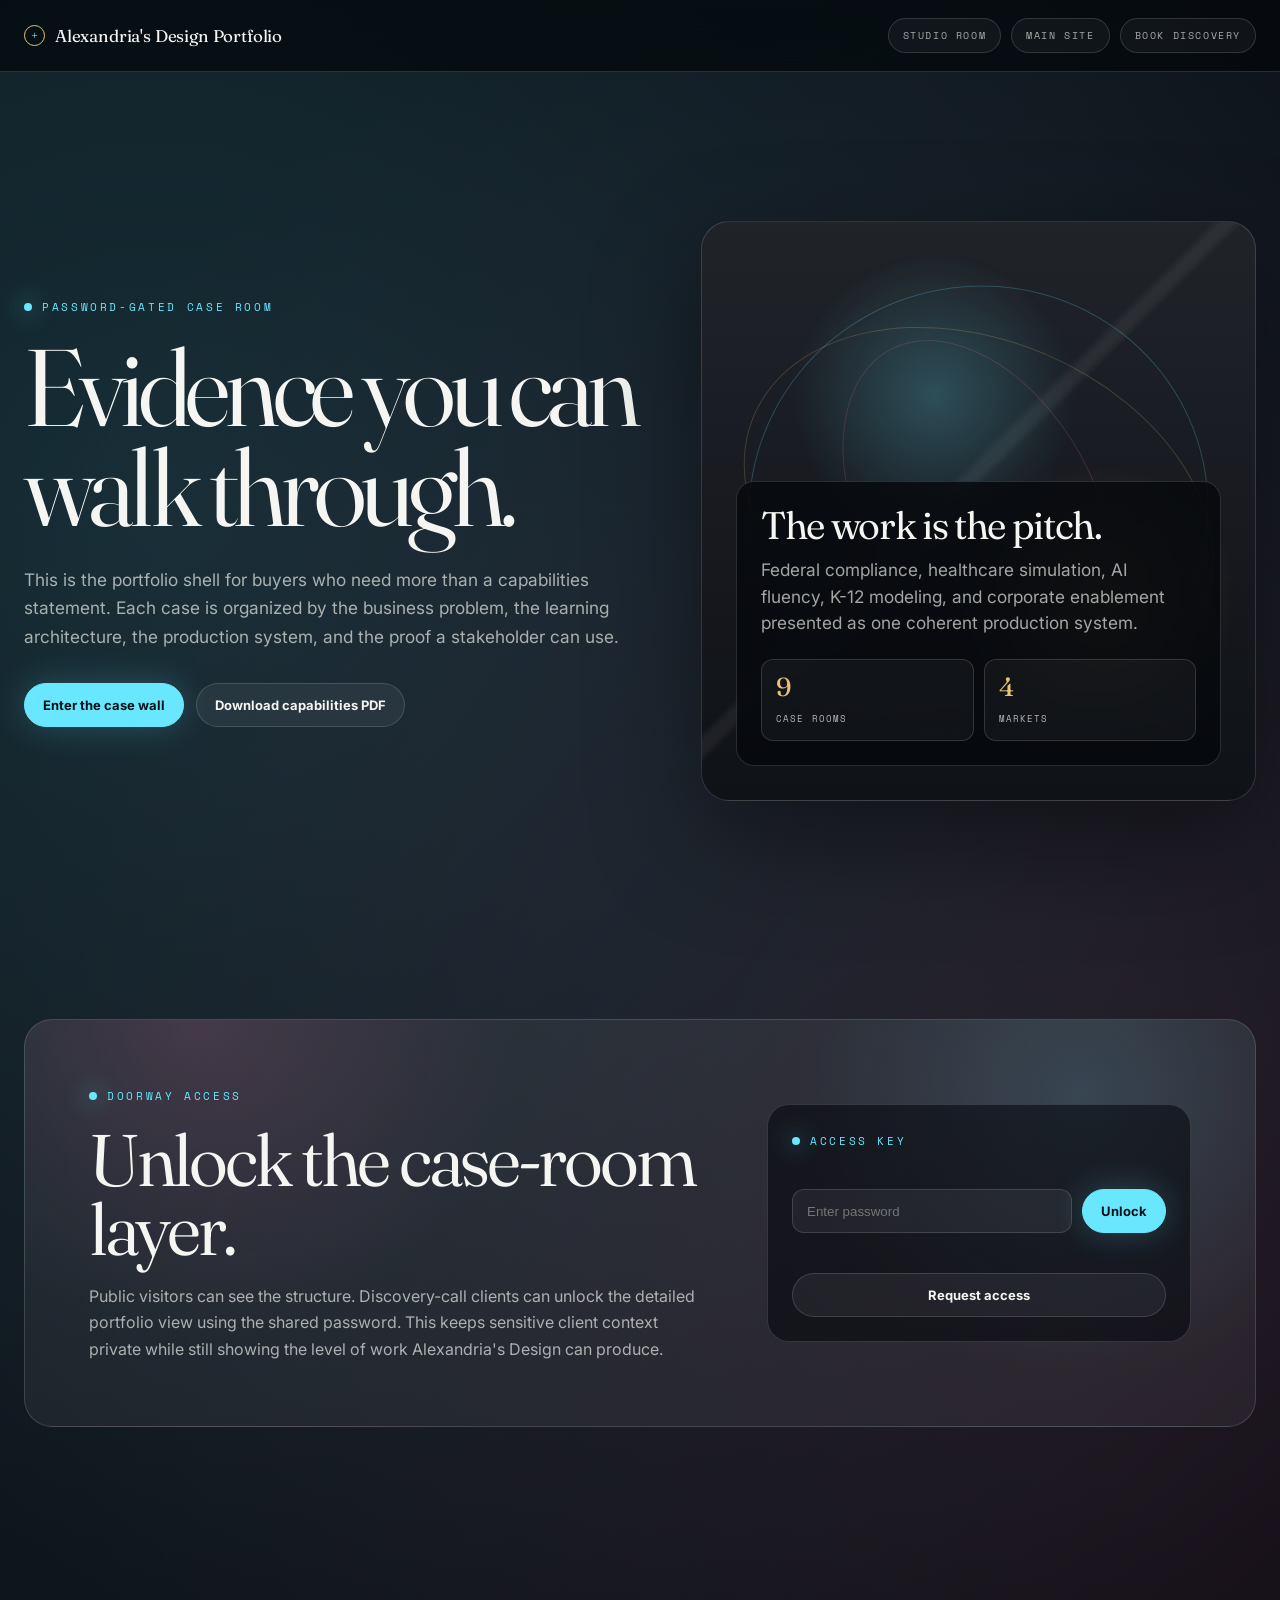
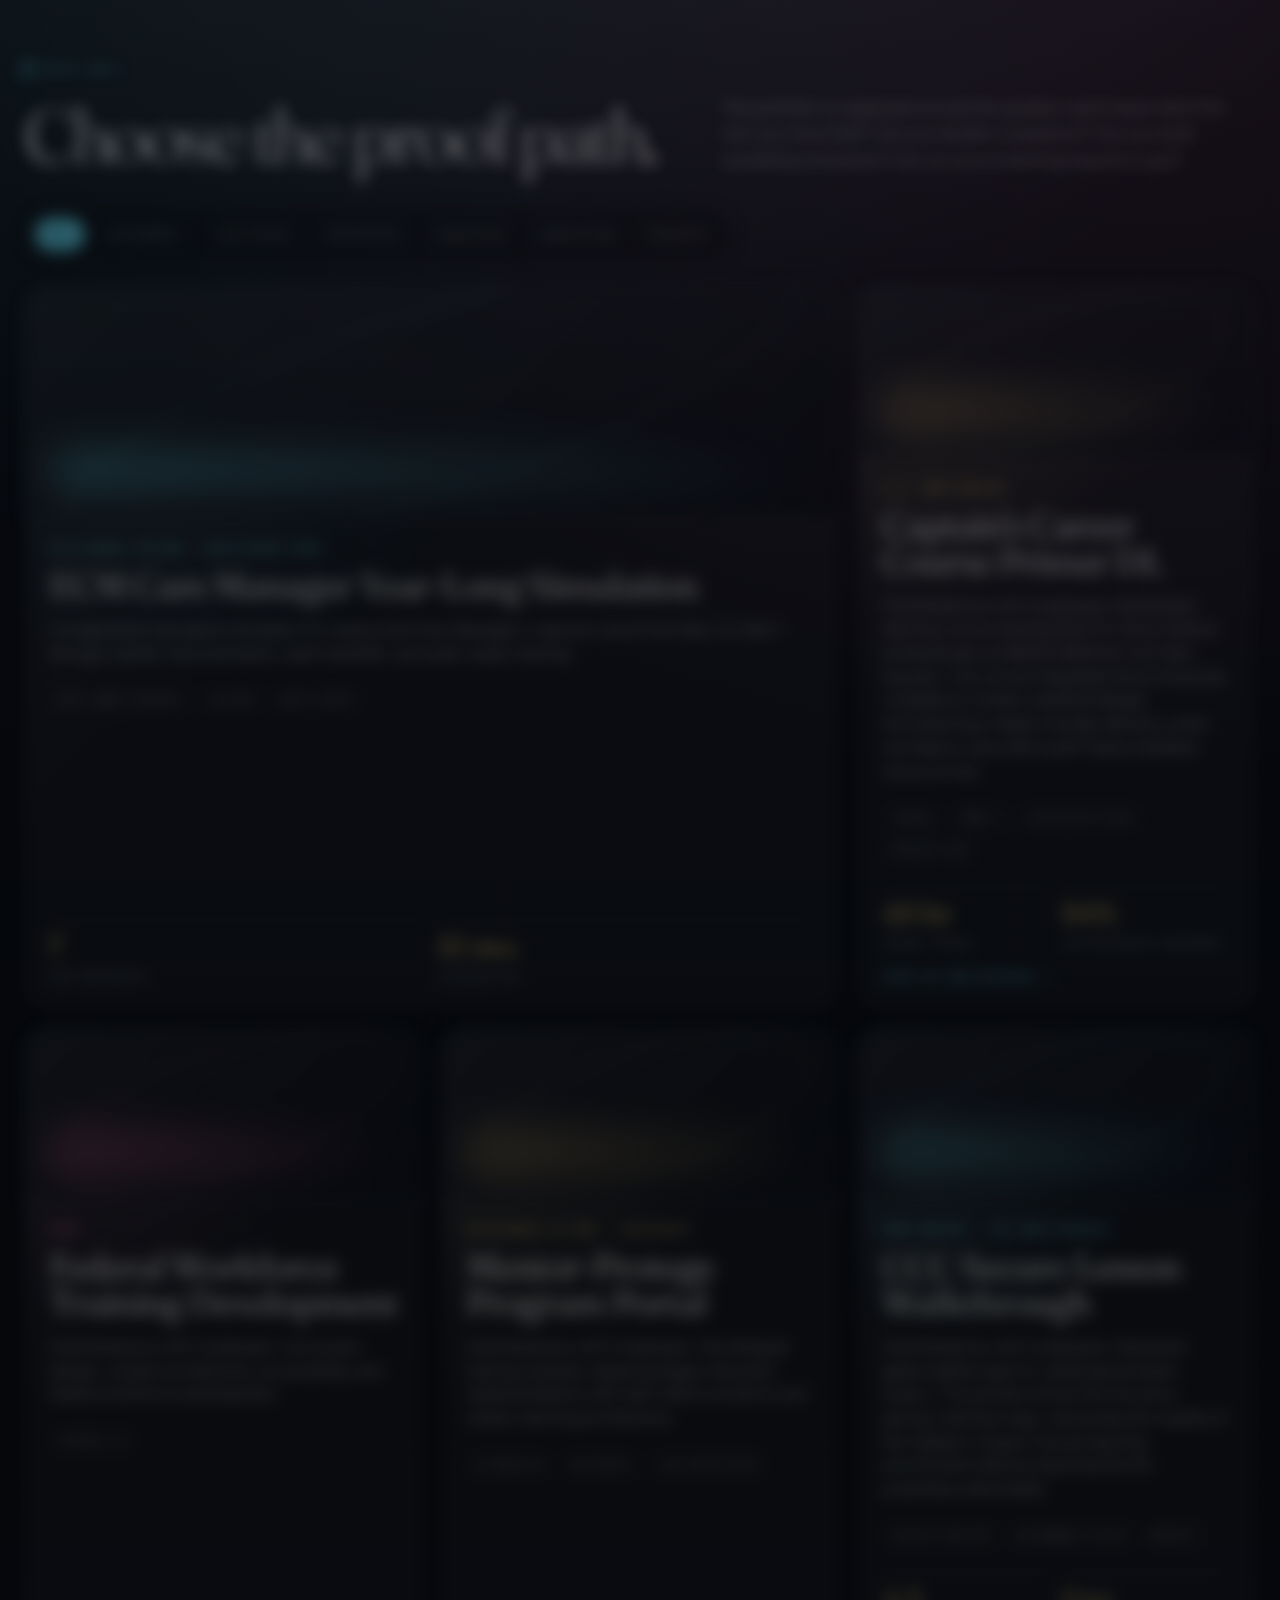
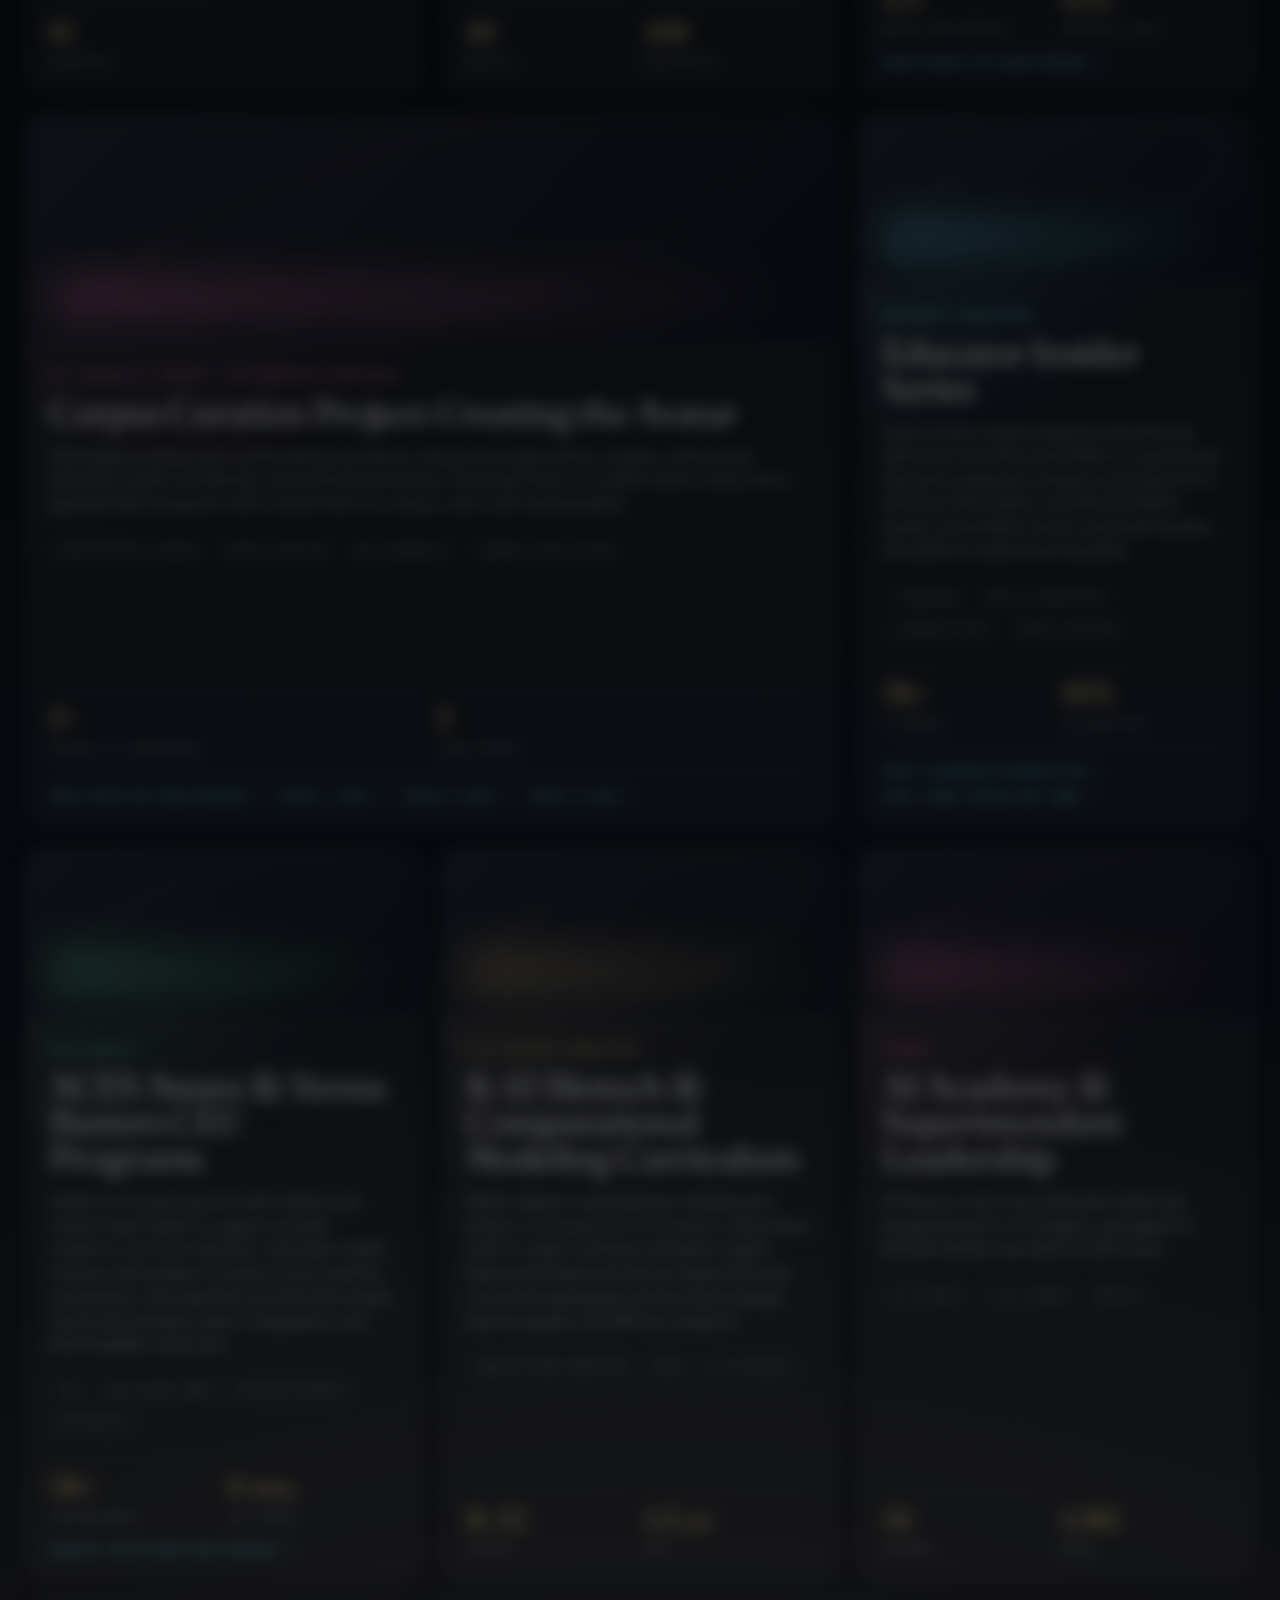
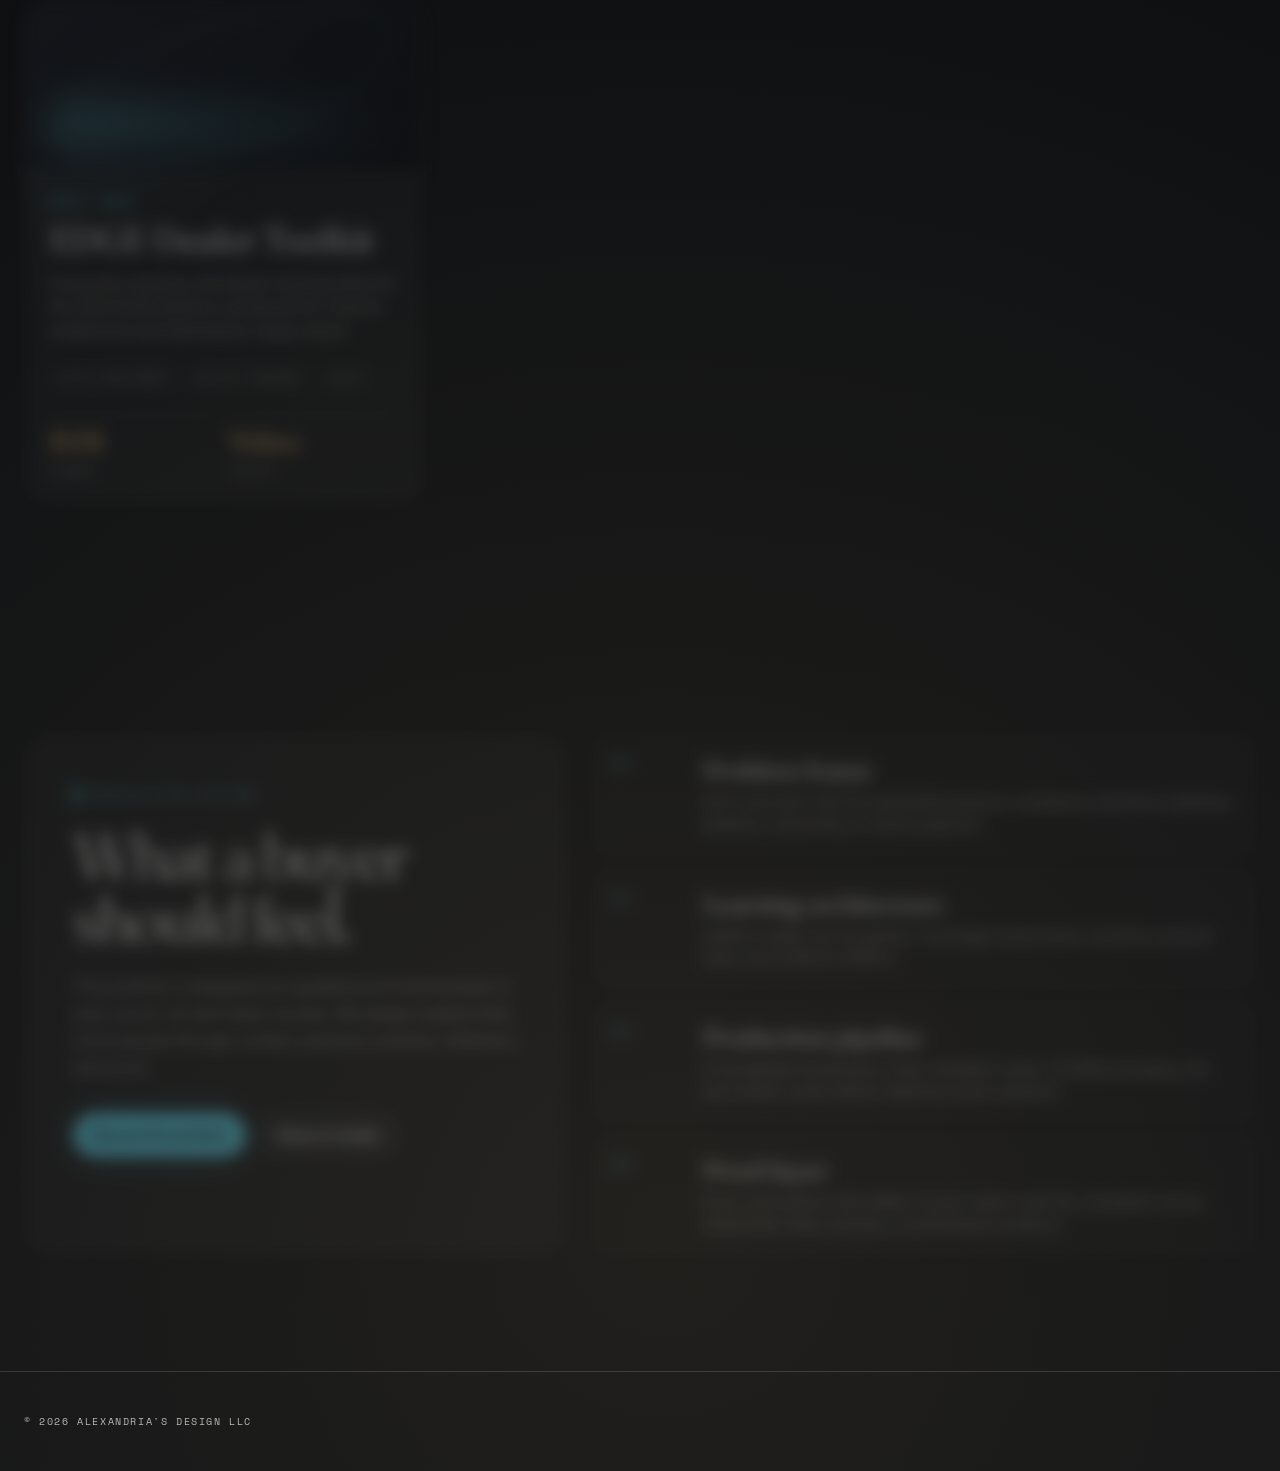
<file: portfolio.html>
<!doctype html>
<html lang="en">
<head>
  <meta charset="utf-8" />
  <meta name="viewport" content="width=device-width, initial-scale=1" />
  <title>Portfolio: Alexandria's Design</title>
  <meta name="description" content="Password-gated Alexandria's Design portfolio: federal training, healthcare simulations, AI fluency, corporate enablement, and K-12 science modeling." />

  <link rel="preconnect" href="https://fonts.googleapis.com" />
  <link rel="preconnect" href="https://fonts.gstatic.com" crossorigin />
  <link href="https://fonts.googleapis.com/css2?family=Fraunces:opsz,wght@9..144,300..650&family=Inter:wght@400;500;600;700&family=Space+Mono:wght@400;700&display=swap" rel="stylesheet" />

  <style>
    :root {
      --bg: #05070b;
      --panel: rgba(255, 255, 255, 0.055);
      --panel-2: rgba(255, 255, 255, 0.09);
      --line: rgba(255, 255, 255, 0.14);
      --line-strong: rgba(255, 255, 255, 0.24);
      --ink: #f5f6f2;
      --muted: rgba(245, 246, 242, 0.66);
      --soft: rgba(245, 246, 242, 0.72);
      --cyan: #68e7ff;
      --cyan-dim: rgba(104, 231, 255, 0.18);
      --gold: #e8c373;
      --gold-dim: rgba(232, 195, 115, 0.18);
      --magenta: #ff6fa8;
      --green: #70f3b1;
      --font-display: "Fraunces", Georgia, serif;
      --font-body: "Inter", system-ui, sans-serif;
      --font-mono: "Space Mono", ui-monospace, monospace;
    }

    * { box-sizing: border-box; }
    html { scroll-behavior: smooth; }
    body {
      margin: 0;
      min-height: 100vh;
      background:
        radial-gradient(circle at 12% 8%, rgba(104, 231, 255, 0.16), transparent 28%),
        radial-gradient(circle at 84% 18%, rgba(255, 111, 168, 0.11), transparent 24%),
        radial-gradient(circle at 52% 96%, rgba(232, 195, 115, 0.10), transparent 32%),
        linear-gradient(180deg, #070a10 0%, #05070b 48%, #0a0d13 100%);
      color: var(--ink);
      font-family: var(--font-body);
      -webkit-font-smoothing: antialiased;
      overflow-x: hidden;
    }
    body::before {
      content: "";
      position: fixed;
      inset: 0;
      pointer-events: none;
      background-image:
        linear-gradient(rgba(255,255,255,0.025) 1px, transparent 1px),
        linear-gradient(90deg, rgba(255,255,255,0.02) 1px, transparent 1px);
      background-size: 72px 72px;
      mask-image: radial-gradient(circle at center, black 0%, transparent 76%);
      opacity: 0.45;
      z-index: 0;
    }
    a { color: inherit; text-decoration: none; }
    button { font: inherit; }
    .wrap { width: min(1400px, calc(100% - 48px)); margin: 0 auto; position: relative; z-index: 1; }

    .topbar {
      position: sticky;
      top: 0;
      z-index: 20;
      display: flex;
      align-items: center;
      justify-content: space-between;
      gap: 20px;
      padding: 18px 24px;
      background: rgba(5, 7, 11, 0.72);
      border-bottom: 1px solid var(--line);
      backdrop-filter: blur(22px) saturate(140%);
    }
    .brand {
      display: flex;
      align-items: center;
      gap: 10px;
      font-family: var(--font-display);
      font-size: 17px;
      letter-spacing: -0.01em;
    }
    .brand-mark {
      width: 21px;
      height: 21px;
      border: 1px solid var(--gold);
      border-radius: 50%;
      display: grid;
      place-items: center;
      color: var(--cyan);
      font-size: 13px;
      line-height: 1;
    }
    .top-actions { display: flex; align-items: center; gap: 10px; flex-wrap: wrap; }
    .nav-chip {
      border: 1px solid var(--line);
      background: rgba(255,255,255,0.045);
      color: var(--muted);
      border-radius: 999px;
      padding: 9px 14px;
      font-family: var(--font-mono);
      font-size: 10px;
      letter-spacing: 0.16em;
      text-transform: uppercase;
      transition: 180ms ease;
    }
    .nav-chip:hover { color: var(--ink); border-color: var(--cyan); background: var(--cyan-dim); }

    .hero {
      min-height: calc(100vh - 68px);
      display: grid;
      grid-template-columns: minmax(0, 1.05fr) minmax(360px, 0.95fr);
      align-items: center;
      gap: clamp(32px, 5vw, 72px);
      padding: clamp(64px, 8vw, 120px) 0 56px;
    }
    .eyebrow {
      font-family: var(--font-mono);
      font-size: 11px;
      letter-spacing: 0.24em;
      text-transform: uppercase;
      color: var(--cyan);
      display: inline-flex;
      gap: 10px;
      align-items: center;
      margin-bottom: 22px;
    }
    .eyebrow::before {
      content: "";
      width: 8px;
      height: 8px;
      border-radius: 50%;
      background: var(--cyan);
      box-shadow: 0 0 24px var(--cyan);
    }
    h1 {
      font-family: var(--font-display);
      font-size: clamp(56px, 8.5vw, 128px);
      font-weight: 360;
      line-height: 0.92;
      letter-spacing: -0.052em;
      margin: 0;
      max-width: 10ch;
    }
    .hero p {
      max-width: 62ch;
      color: var(--muted);
      font-size: clamp(17px, 1.35vw, 21px);
      line-height: 1.65;
      margin: 28px 0 0;
    }
    .hero-ctas { display: flex; gap: 12px; flex-wrap: wrap; margin-top: 32px; }
    .btn {
      display: inline-flex;
      align-items: center;
      justify-content: center;
      gap: 10px;
      padding: 13px 18px;
      border-radius: 999px;
      border: 1px solid var(--line);
      background: rgba(255,255,255,0.06);
      color: var(--ink);
      font-weight: 700;
      font-size: 13px;
      transition: 180ms ease;
    }
    .btn--primary { background: var(--cyan); color: #061016; border-color: var(--cyan); box-shadow: 0 0 34px rgba(104,231,255,0.22); }
    .btn:hover { transform: translateY(-1px); border-color: var(--gold); }
    .btn--primary:hover { background: var(--gold); color: #0d0c08; }

    .signal-panel {
      position: relative;
      min-height: 580px;
      border: 1px solid var(--line);
      border-radius: 28px;
      overflow: hidden;
      background:
        linear-gradient(180deg, rgba(255,255,255,0.10), rgba(255,255,255,0.03)),
        #070a10;
      box-shadow: 0 40px 110px rgba(0,0,0,0.44);
    }
    .signal-panel::before {
      content: "";
      position: absolute;
      inset: 0;
      background:
        radial-gradient(circle at 42% 30%, rgba(104,231,255,0.28), transparent 28%),
        radial-gradient(circle at 72% 66%, rgba(232,195,115,0.16), transparent 26%),
        linear-gradient(135deg, transparent 0 45%, rgba(255,255,255,0.07) 46% 47%, transparent 48%);
      opacity: 0.88;
    }
    .orbital {
      position: absolute;
      inset: 64px 46px;
      border: 1px solid rgba(104,231,255,0.22);
      border-radius: 50%;
      transform: rotate(-18deg);
    }
    .orbital:nth-child(2) { inset: 118px 32px; border-color: rgba(232,195,115,0.20); transform: rotate(23deg); }
    .orbital:nth-child(3) { inset: 172px 92px; border-color: rgba(255,111,168,0.18); transform: rotate(61deg); }
    .signal-card {
      position: absolute;
      left: 34px;
      right: 34px;
      bottom: 34px;
      padding: 24px;
      border: 1px solid var(--line);
      border-radius: 18px;
      background: rgba(5,7,11,0.76);
      backdrop-filter: blur(20px);
    }
    .signal-card h2 {
      font-family: var(--font-display);
      font-size: clamp(30px, 3vw, 48px);
      line-height: 1;
      font-weight: 380;
      letter-spacing: -0.035em;
      margin: 0 0 12px;
    }
    .signal-card p { color: var(--muted); line-height: 1.55; margin: 0; }
    .meters {
      display: grid;
      grid-template-columns: repeat(2, 1fr);
      gap: 10px;
      margin-top: 22px;
    }
    .meter {
      border: 1px solid var(--line);
      border-radius: 12px;
      padding: 14px;
      background: rgba(255,255,255,0.045);
    }
    .meter strong {
      display: block;
      font-family: var(--font-display);
      font-size: 26px;
      font-weight: 420;
      line-height: 1;
      color: var(--gold);
      margin-bottom: 6px;
    }
    .meter span {
      font-family: var(--font-mono);
      font-size: 9px;
      letter-spacing: 0.12em;
      color: var(--soft);
      text-transform: uppercase;
    }

    .section { padding: clamp(72px, 9vw, 132px) 0; position: relative; z-index: 1; }
    .section-head {
      display: grid;
      grid-template-columns: minmax(0, 0.85fr) minmax(320px, 0.7fr);
      gap: 48px;
      align-items: end;
      margin-bottom: 34px;
    }
    .section-head h2 {
      font-family: var(--font-display);
      font-weight: 360;
      font-size: clamp(40px, 6vw, 82px);
      line-height: 0.96;
      letter-spacing: -0.045em;
      margin: 0;
    }
    .section-head p { color: var(--muted); line-height: 1.65; margin: 0; }

    .filterbar {
      position: sticky;
      top: 72px;
      z-index: 12;
      display: flex;
      gap: 8px;
      padding: 10px;
      margin: 0 0 24px;
      width: fit-content;
      max-width: 100%;
      overflow-x: auto;
      border: 1px solid var(--line);
      border-radius: 999px;
      background: rgba(5,7,11,0.72);
      backdrop-filter: blur(18px);
    }
    .filter {
      flex: 0 0 auto;
      border: 0;
      border-radius: 999px;
      background: transparent;
      color: var(--muted);
      padding: 9px 14px;
      font-family: var(--font-mono);
      font-size: 10px;
      letter-spacing: 0.14em;
      text-transform: uppercase;
      cursor: pointer;
    }
    .filter.is-active { background: var(--cyan); color: #051017; }

    .case-grid {
      display: grid;
      grid-template-columns: repeat(12, 1fr);
      gap: 18px;
    }
    .case {
      grid-column: span 4;
      min-height: 430px;
      display: flex;
      flex-direction: column;
      position: relative;
      overflow: hidden;
      border: 1px solid var(--line);
      border-radius: 24px;
      background: var(--panel);
      transition: transform 220ms ease, border-color 220ms ease, background 220ms ease;
    }
    .case:nth-child(1), .case:nth-child(6) { grid-column: span 8; }
    .case:hover { transform: translateY(-4px); border-color: var(--cyan); background: var(--panel-2); }
    .case::before {
      content: "";
      position: absolute;
      inset: 0;
      opacity: 0.7;
      background:
        radial-gradient(circle at 20% 12%, var(--accent-dim, var(--cyan-dim)), transparent 34%),
        linear-gradient(135deg, rgba(255,255,255,0.09), transparent 38%);
      pointer-events: none;
    }
    .case-media {
      position: relative;
      height: 170px;
      border-bottom: 1px solid var(--line);
      background:
        linear-gradient(135deg, rgba(255,255,255,0.09), rgba(255,255,255,0.01)),
        #070a10;
      overflow: hidden;
    }
    .case:nth-child(1) .case-media, .case:nth-child(6) .case-media { height: 230px; }
    .case-media::before {
      content: "";
      position: absolute;
      inset: 24px;
      border: 1px solid var(--accent, var(--cyan));
      border-radius: 50%;
      opacity: 0.38;
      transform: rotate(-18deg);
    }
    .case-media::after {
      content: "";
      position: absolute;
      inset: auto 22px 22px 22px;
      height: 46px;
      border-radius: 999px;
      background: linear-gradient(90deg, var(--accent, var(--cyan)), transparent);
      filter: blur(20px);
      opacity: 0.42;
    }
    .case-body {
      position: relative;
      flex: 1;
      padding: 24px;
      display: flex;
      flex-direction: column;
    }
    .case-client {
      font-family: var(--font-mono);
      font-size: 10px;
      letter-spacing: 0.18em;
      text-transform: uppercase;
      color: var(--accent, var(--cyan));
      font-weight: 700;
    }
    .case h3 {
      font-family: var(--font-display);
      font-weight: 390;
      font-size: clamp(25px, 2.8vw, 42px);
      line-height: 1;
      letter-spacing: -0.03em;
      margin: 12px 0 14px;
    }
    .case p {
      color: var(--muted);
      line-height: 1.58;
      margin: 0;
      font-size: 15px;
    }
    .case-tags { display: flex; flex-wrap: wrap; gap: 7px; margin-top: 22px; }
    .tag {
      border: 1px solid var(--line);
      border-radius: 999px;
      color: var(--soft);
      padding: 5px 9px;
      font-family: var(--font-mono);
      font-size: 9px;
      letter-spacing: 0.10em;
      text-transform: uppercase;
    }
    .case-metrics {
      display: grid;
      grid-template-columns: repeat(2, 1fr);
      gap: 10px;
      margin-top: auto;
      padding-top: 24px;
    }
    .case-metric {
      border-top: 1px solid var(--line);
      padding-top: 12px;
    }
    .case-metric strong {
      display: block;
      font-family: var(--font-display);
      font-size: 28px;
      line-height: 1;
      color: var(--gold);
      font-weight: 430;
      margin-bottom: 4px;
    }
    .case-metric span {
      color: var(--soft);
      font-family: var(--font-mono);
      font-size: 9px;
      letter-spacing: 0.12em;
      text-transform: uppercase;
    }
    .case-link {
      display: inline-flex;
      align-items: center;
      gap: 8px;
      margin-top: 18px;
      color: var(--cyan);
      font-family: var(--font-mono);
      font-size: 10px;
      letter-spacing: 0.16em;
      text-transform: uppercase;
      font-weight: 700;
    }
    .case-link:hover { color: var(--gold); }
    .case-links {
      display: flex;
      flex-wrap: wrap;
      gap: 10px 18px;
      margin-top: 16px;
      padding-top: 16px;
      border-top: 1px solid var(--line);
    }
    .case-links .case-link { margin-top: 0; }

    .journey {
      display: grid;
      grid-template-columns: 0.9fr 1.1fr;
      gap: 24px;
      align-items: stretch;
    }
    .journey-panel {
      border: 1px solid var(--line);
      border-radius: 28px;
      padding: clamp(28px, 4vw, 48px);
      background: rgba(255,255,255,0.055);
      min-height: 520px;
    }
    .journey-panel h2 {
      font-family: var(--font-display);
      font-size: clamp(38px, 5vw, 72px);
      line-height: 0.98;
      font-weight: 360;
      letter-spacing: -0.045em;
      margin: 0 0 22px;
    }
    .journey-panel p { color: var(--muted); line-height: 1.7; margin: 0; }
    .timeline { display: grid; gap: 12px; }
    .step {
      display: grid;
      grid-template-columns: 72px 1fr;
      gap: 18px;
      align-items: start;
      border: 1px solid var(--line);
      border-radius: 18px;
      padding: 20px;
      background: rgba(255,255,255,0.04);
    }
    .step-num {
      font-family: var(--font-mono);
      color: var(--cyan);
      font-size: 12px;
      letter-spacing: 0.18em;
      text-transform: uppercase;
    }
    .step h3 {
      margin: 0 0 6px;
      font-family: var(--font-display);
      font-size: 25px;
      font-weight: 400;
      letter-spacing: -0.02em;
    }
    .step p { margin: 0; color: var(--muted); line-height: 1.55; font-size: 14px; }

    .lock {
      border: 1px solid var(--line);
      border-radius: 28px;
      padding: clamp(32px, 5vw, 64px);
      background:
        radial-gradient(circle at 14% 0%, rgba(255,111,168,0.15), transparent 28%),
        radial-gradient(circle at 86% 18%, rgba(104,231,255,0.14), transparent 26%),
        rgba(255,255,255,0.055);
      display: grid;
      grid-template-columns: minmax(0, 0.9fr) minmax(320px, 0.6fr);
      gap: 42px;
      align-items: center;
    }
    .lock h2 {
      font-family: var(--font-display);
      font-size: clamp(40px, 5.7vw, 78px);
      line-height: 0.95;
      font-weight: 360;
      letter-spacing: -0.045em;
      margin: 0 0 18px;
    }
    .lock p { color: var(--muted); line-height: 1.65; margin: 0; max-width: 62ch; }
    .lock-box {
      border: 1px solid var(--line);
      border-radius: 22px;
      padding: 24px;
      background: rgba(5,7,11,0.56);
    }
    .lock-form { display: flex; gap: 10px; margin-top: 18px; }
    .lock-input {
      flex: 1;
      min-width: 0;
      background: rgba(255,255,255,0.06);
      border: 1px solid var(--line);
      border-radius: 12px;
      color: var(--ink);
      padding: 13px 14px;
      outline: none;
    }
    .lock-input:focus { border-color: var(--cyan); box-shadow: 0 0 0 3px rgba(104,231,255,0.16); }
    .lock-error { min-height: 20px; color: #ff8fae; font-size: 13px; margin-top: 10px; }

    .footer {
      padding: 42px 0;
      color: var(--soft);
      font-family: var(--font-mono);
      font-size: 10px;
      letter-spacing: 0.16em;
      text-transform: uppercase;
      border-top: 1px solid var(--line);
    }
    .footer .wrap { display: flex; justify-content: space-between; gap: 16px; flex-wrap: wrap; }

    body.is-locked .portfolio-only { filter: blur(8px); opacity: 0.38; pointer-events: none; user-select: none; }
    body.is-unlocked .lock { display: none; }

    @media (max-width: 980px) {
      .hero, .section-head, .journey, .lock { grid-template-columns: 1fr; }
      .signal-panel { min-height: 460px; }
      .case, .case:nth-child(1), .case:nth-child(6) { grid-column: span 12; }
      .filterbar { top: 66px; width: 100%; border-radius: 18px; }
      .topbar { align-items: flex-start; flex-direction: column; }
    }
    @media (max-width: 560px) {
      .wrap { width: min(100% - 28px, 1400px); }
      .hero { padding-top: 46px; }
      .meters, .case-metrics, .lock-form { grid-template-columns: 1fr; display: grid; }
      .signal-card { left: 18px; right: 18px; bottom: 18px; }
      .signal-panel { min-height: 520px; }
    }
  </style>
</head>
<body class="is-locked">

  <header class="topbar">
    <a class="brand" href="about-room.html">
      <span class="brand-mark">+</span>
      <span>Alexandria's Design Portfolio</span>
    </a>
    <div class="top-actions">
      <a class="nav-chip" href="about-room.html">Studio Room</a>
      <a class="nav-chip" href="index.html">Main Site</a>
      <a class="nav-chip" href="mailto:cmartin@alexandriasdesign.com?subject=Portfolio%20Discovery%20Call">Book Discovery</a>
    </div>
  </header>

  <main>
    <section class="wrap hero">
      <div>
        <span class="eyebrow">Password-Gated Case Room</span>
        <h1>Evidence you can walk through.</h1>
        <p>
          This is the portfolio shell for buyers who need more than a capabilities statement. Each case is organized by the business problem, the learning architecture, the production system, and the proof a stakeholder can use.
        </p>
        <div class="hero-ctas">
          <a class="btn btn--primary" href="#case-wall">Enter the case wall</a>
          <a class="btn" href="capabilities.pdf" download>Download capabilities PDF</a>
        </div>
      </div>

      <aside class="signal-panel" aria-label="Portfolio signal panel">
        <div class="orbital"></div>
        <div class="orbital"></div>
        <div class="orbital"></div>
        <div class="signal-card">
          <h2>The work is the pitch.</h2>
          <p>Federal compliance, healthcare simulation, AI fluency, K-12 modeling, and corporate enablement presented as one coherent production system.</p>
          <div class="meters">
            <div class="meter"><strong>9</strong><span>case rooms</span></div>
            <div class="meter"><strong>4</strong><span>markets</span></div>

          </div>
        </div>
      </aside>
    </section>

    <section class="wrap section" id="unlock">
      <div class="lock">
        <div>
          <span class="eyebrow">Doorway Access</span>
          <h2>Unlock the case-room layer.</h2>
          <p>
            Public visitors can see the structure. Discovery-call clients can unlock the detailed portfolio view using the shared password. This keeps sensitive client context private while still showing the level of work Alexandria's Design can produce.
          </p>
        </div>
        <div class="lock-box">
          <span class="eyebrow">Access Key</span>
          <form class="lock-form" id="lock-form">
            <input class="lock-input" id="lock-password" type="password" placeholder="Enter password" autocomplete="off" />
            <button class="btn btn--primary" type="submit">Unlock</button>
          </form>
          <div class="lock-error" id="lock-error"></div>
          <a class="btn" style="margin-top:10px; width:100%;" href="mailto:cmartin@alexandriasdesign.com?subject=Portfolio%20Access%20Request">Request access</a>
        </div>
      </div>
    </section>

    <section class="wrap section portfolio-only" id="case-wall">
      <div class="section-head">
        <div>
          <span class="eyebrow">Case Wall</span>
          <h2>Choose the proof path.</h2>
        </div>
        <p>
          The portfolio is organized around the question each buyer asks first: Can you move fast? Can you handle compliance? Can you build something immersive? Can you prove learning beyond a quiz?
        </p>
      </div>

      <div class="filterbar" aria-label="Portfolio filters">
        <button class="filter is-active" data-filter="all">All</button>
        <button class="filter" data-filter="government">Government</button>
        <button class="filter" data-filter="healthcare">Healthcare</button>
        <button class="filter" data-filter="enterprise">Enterprise</button>
        <button class="filter" data-filter="education">Education</button>
        <button class="filter" data-filter="simulation">Simulation</button>
        <button class="filter" data-filter="research">Research</button>
      </div>

      <div class="case-grid">
        <article class="case" data-tags="simulation healthcare enterprise" style="--accent: var(--cyan); --accent-dim: var(--cyan-dim);">
          <div class="case-media"></div>
          <div class="case-body">
            <span class="case-client">California CalAIM · Healthcare CBOs</span>
            <h3>ECM Care Manager Year-Long Simulation</h3>
            <p>A longitudinal real-game simulation for newly hired Care Managers. Learners move from Day 1 to Year 1 through realistic documentation, team handoffs, and audit-ready charting.</p>
            <div class="case-tags"><span class="tag">Real-game pedagogy</span><span class="tag">CalAIM</span><span class="tag">Audit-ready</span></div>
            <div class="case-metrics"><div class="case-metric"><strong>7</strong><span>ECM components</span></div><div class="case-metric"><strong>12 mo.</strong><span>learning arc</span></div></div>
          </div>
        </article>

        <article class="case" data-tags="government" style="--accent: var(--gold); --accent-dim: var(--gold-dim);">
          <div class="case-media"></div>
          <div class="case-body">
            <span class="case-client">U.S. Army MEDCoE</span>
            <h3>Captain's Career Course Primer DL</h3>
            <p>Contributed as a W-2 employee. Distributed-learning course development for Army medical professionals at AMEDD MEDCoE, Fort Sam Houston. The course integrated Army University compliance, human-centered design, microlearning, mobile-friendly delivery, a test-out feature, and a Microsoft Teams OneNote resource hub.</p>
            <div class="case-tags"><span class="tag">TRADOC</span><span class="tag">Army U</span><span class="tag">Articulate Rise</span><span class="tag">OneNote hub</span></div>
            <div class="case-metrics"><div class="case-metric"><strong>40 hr</strong><span>primer course</span></div><div class="case-metric"><strong>94%</strong><span>job-readiness agreement</span></div></div>
            <a class="case-link" href="videos-encoded/ch08-ccc-medcoe-walkthrough.mp4" target="_blank" rel="noopener">Open CCC walkthrough →</a>
          </div>
        </article>

        <article class="case" data-tags="government" style="--accent: var(--magenta); --accent-dim: rgba(255,111,168,0.18);">
          <div class="case-media"></div>
          <div class="case-body">
            <span class="case-client">ODNI</span>
            <h3>Federal Workforce Training Development</h3>
            <p>Contributed as a W-2 employee. Curriculum design, content architecture, accessibility, and federal workforce development.</p>
            <div class="case-tags"><span class="tag">Federal IC</span></div>
            <div class="case-metrics"><div class="case-metric"><strong>IC</strong><span>workforce</span></div></div>
          </div>
        </article>

        <article class="case" data-tags="government enterprise" style="--accent: var(--gold); --accent-dim: var(--gold-dim);">
          <div class="case-media"></div>
          <div class="case-body">
            <span class="case-client">Department of War · OUSD(A&amp;S)</span>
            <h3>Mentor-Protege Program Portal</h3>
            <p>Contributed as a W-2 employee. Ten bilingual training modules replacing legacy Storyline implementations with web-native scenarios and clearer learning architecture.</p>
            <div class="case-tags"><span class="tag">10 modules</span><span class="tag">Bilingual</span><span class="tag">136 objectives</span></div>
            <div class="case-metrics"><div class="case-metric"><strong>10</strong><span>modules</span></div><div class="case-metric"><strong>136</strong><span>objectives</span></div></div>
          </div>
        </article>

        <article class="case" data-tags="government simulation" style="--accent: var(--cyan); --accent-dim: var(--cyan-dim);">
          <div class="case-media"></div>
          <div class="case-body">
            <span class="case-client">Army MEDCoE · CCC Walkthrough</span>
            <h3>CCC Secure Lesson Walkthrough</h3>
            <p>Contributed as a W-2 employee. Password-gated walkthrough for vetted government buyers. The preview shows the structure, pacing, interface logic, and production quality of the Captain's Career Course learning environment without exposing the full proprietary deliverable.</p>
            <div class="case-tags"><span class="tag">Secure preview</span><span class="tag">Government buyer</span><span class="tag">MEDCoE</span></div>
            <div class="case-metrics"><div class="case-metric"><strong>4.5</strong><span>minute walkthrough</span></div><div class="case-metric"><strong>Gov</strong><span>portfolio only</span></div></div>
            <a class="case-link" href="videos-encoded/ch08-ccc-medcoe-walkthrough.mp4" target="_blank" rel="noopener">Open secure CCC walkthrough →</a>
          </div>
        </article>

        <article class="case" data-tags="education simulation research" style="--accent: var(--magenta); --accent-dim: rgba(255,111,168,0.18);">
          <div class="case-media"></div>
          <div class="case-body">
            <span class="case-client">Dr. Carlos E. Cortés · UCR Emeritus Professor</span>
            <h3>Corpus Curation Project: Creating the Avatar</h3>
            <p>Participatory design with a UCR emeritus professor whose work spans ethnic studies, multicultural education, public scholarship, and professional writing. The project turns a curated career corpus into a guarded RAG companion with consent tiers for corpus, voice, and representation.</p>
            <div class="case-tags"><span class="tag">Participatory design</span><span class="tag">Corpus curation</span><span class="tag">RAG guardrails</span><span class="tag">Consent architecture</span></div>
            <div class="case-metrics"><div class="case-metric"><strong>5+</strong><span>decades of scholarship</span></div><div class="case-metric"><strong>3</strong><span>paper series</span></div></div>
            <div class="case-links">
              <a class="case-link" href="videos-encoded/ch09-cortes-avatar-walkthrough.mp4" target="_blank" rel="noopener">Open prototype walkthrough →</a>
              <a class="case-link" href="research/cortes-article-1-teaching-with-a-living-legacy.docx" download>Paper 1 DOCX ↓</a>
              <a class="case-link" href="research/cortes-article-2-imagine-produce-employ-experience.docx" download>Paper 2 DOCX ↓</a>
              <a class="case-link" href="research/cortes-article-3-thinking-with-not-thinking-for.docx" download>Paper 3 DOCX ↓</a>
            </div>
          </div>
        </article>

        <article class="case" data-tags="enterprise education" style="--accent: var(--cyan); --accent-dim: var(--cyan-dim);">
          <div class="case-media"></div>
          <div class="case-body">
            <span class="case-client">Microsoft Education</span>
            <h3>Educator Insider Series</h3>
            <p>Seven project-based webinars and learning paths built with Microsoft SMEs for parents and educators adapting to distance and hybrid K-12 learning. Deliverables included facilitation guides, presentation decks, participant guides, and platform-based learning paths.</p>
            <div class="case-tags"><span class="tag">7 webinars</span><span class="tag">SME collaboration</span><span class="tag">Learning paths</span><span class="tag">Parent research</span></div>
            <div class="case-metrics"><div class="case-metric"><strong>3K+</strong><span>attendees</span></div><div class="case-metric"><strong>93%</strong><span>satisfaction</span></div></div>
            <div class="case-links">
              <a class="case-link" href="videos-encoded/ch02-microsoft-inclusive-classroom.mp4" target="_blank" rel="noopener">Open classroom presentation →</a>
              <a class="case-link" href="videos-encoded/ch04-teams-scheduling.mp4" target="_blank" rel="noopener">Open Teams scheduling demo →</a>
            </div>
          </div>
        </article>

        <article class="case" data-tags="healthcare enterprise" style="--accent: var(--green); --accent-dim: rgba(112,243,177,0.16);">
          <div class="case-media"></div>
          <div class="case-body">
            <span class="case-client">UCLA Health</span>
            <h3>ACES Aware &amp; Stress Busters CEU Programs</h3>
            <p>Healthcare eLearning built with medical and mental health SMEs to support provider resilience, burnout reduction, and public health training. Deliverables included course outlines, storyboards, Articulate Rise and Storyline builds, Vyond and Camtasia video, infographics, and downloadable resources.</p>
            <div class="case-tags"><span class="tag">CEU</span><span class="tag">Healthcare SMEs</span><span class="tag">Provider burnout</span><span class="tag">Articulate</span></div>
            <div class="case-metrics"><div class="case-metric"><strong>5K+</strong><span>professionals</span></div><div class="case-metric"><strong>6 mo.</strong><span>per course</span></div></div>
            <a class="case-link" href="mailto:cmartin@alexandriasdesign.com?subject=UCLA%20Health%20Case%20Study%20Walkthrough">Request healthcare walkthrough →</a>
          </div>
        </article>

        <article class="case" data-tags="education simulation" style="--accent: var(--gold); --accent-dim: var(--gold-dim);">
          <div class="case-media"></div>
          <div class="case-body">
            <span class="case-client">K-12 Biotech Education</span>
            <h3>K-12 Biotech &amp; Computational Modeling Curriculum</h3>
            <p>NGSS-aligned computational modeling and biotech curriculum for K-12 science classrooms, built on a peer-reviewed simulation engine. Marie and Charles served as researchers and curriculum developers across lesson design, teacher guides, and efficacy research.</p>
            <div class="case-tags"><span class="tag">Computational Modeling</span><span class="tag">NGSS</span><span class="tag">K-12 Science</span></div>
            <div class="case-metrics"><div class="case-metric"><strong>K-12</strong><span>science</span></div><div class="case-metric"><strong>1.5 yr</strong><span>role</span></div></div>
          </div>
        </article>

        <article class="case" data-tags="education enterprise" style="--accent: var(--magenta); --accent-dim: rgba(255,111,168,0.18);">
          <div class="case-media"></div>
          <div class="case-body">
            <span class="case-client">CAAASA</span>
            <h3>AI Academy &amp; Superintendent Leadership</h3>
            <p>AI fluency cohort and statewide leadership programming for K-12 leaders, packaged for Moodle delivery and district LMS reuse.</p>
            <div class="case-tags"><span class="tag">AI fluency</span><span class="tag">K-12 leaders</span><span class="tag">Moodle</span></div>
            <div class="case-metrics"><div class="case-metric"><strong>AI</strong><span>academy</span></div><div class="case-metric"><strong>LMS</strong><span>ready</span></div></div>
          </div>
        </article>

        <article class="case" data-tags="enterprise" style="--accent: var(--cyan); --accent-dim: var(--cyan-dim);">
          <div class="case-media"></div>
          <div class="case-body">
            <span class="case-client">2GIG / Nice</span>
            <h3>EDGE Dealer Toolkit</h3>
            <p>Corporate explainer and dealer training video for the 2GIG EDGE platform, produced for channel enablement and distribution-ready rollout.</p>
            <div class="case-tags"><span class="tag">Sales enablement</span><span class="tag">Dealer training</span><span class="tag">Video</span></div>
            <div class="case-metrics"><div class="case-metric"><strong>B2B</strong><span>channel</span></div><div class="case-metric"><strong>Video</strong><span>toolkit</span></div></div>
          </div>
        </article>
      </div>
    </section>

    <section class="wrap section portfolio-only">
      <div class="journey">
        <div class="journey-panel">
          <span class="eyebrow">Production System</span>
          <h2>What a buyer should feel.</h2>
          <p>
            The portfolio is designed as a guided proof environment. It says: we do not just make courses. We design systems that move people through context, pressure, practice, reflection, and proof.
          </p>
          <div class="hero-ctas">
            <a class="btn btn--primary" href="mailto:cmartin@alexandriasdesign.com?subject=Portfolio%20Follow-Up">Discuss this portfolio</a>
            <a class="btn" href="about-room.html">Return to studio</a>
          </div>
        </div>
        <div class="timeline">
          <article class="step"><span class="step-num">01</span><div><h3>Problem frame</h3><p>Each case starts with the operational pressure: compliance, workforce readiness, adoption, onboarding, or clinical judgment.</p></div></article>
          <article class="step"><span class="step-num">02</span><div><h3>Learning architecture</h3><p>ADDIE is visible, but not generic. The design shows levels, scenarios, practice loops, and evidence artifacts.</p></div></article>
          <article class="step"><span class="step-num">03</span><div><h3>Production pipeline</h3><p>AI accelerates storyboards, video, simulation assets, SCORM packaging, QA, and revision cycles without replacing expert judgment.</p></div></article>
          <article class="step"><span class="step-num">04</span><div><h3>Proof layer</h3><p>Every case points to the artifact a buyer needs: audit file, completion record, stakeholder-ready summary, or performance evidence.</p></div></article>
        </div>
      </div>
    </section>
  </main>

  <footer class="footer">
    <div class="wrap">
      <span>© 2026 Alexandria's Design LLC</span>

    </div>
  </footer>

  <script>
    const ACCEPTED_HASHES = new Set([
      '31a455f16d9b59f789240e2e81679db1a3f99596796fee7c639dee60a89b57f2'
    ]);

    async function sha256Hex(str) {
      const buf = await crypto.subtle.digest('SHA-256', new TextEncoder().encode(str));
      return [...new Uint8Array(buf)].map(x => x.toString(16).padStart(2, '0')).join('');
    }

    function unlock() {
      document.body.classList.remove('is-locked');
      document.body.classList.add('is-unlocked');
      try { localStorage.setItem('ad-portfolio-unlocked', '1'); } catch(_) {}
    }

    (async () => {
      const params = new URLSearchParams(location.search);
      const key = params.get('key');
      if (key && ACCEPTED_HASHES.has(await sha256Hex(key))) unlock();
      try { if (localStorage.getItem('ad-portfolio-unlocked') === '1') unlock(); } catch(_) {}
    })();

    document.getElementById('lock-form').addEventListener('submit', async (e) => {
      e.preventDefault();
      const input = document.getElementById('lock-password');
      const err = document.getElementById('lock-error');
      err.textContent = '';
      const value = input.value.trim();
      if (!value) return;
      if (ACCEPTED_HASHES.has(await sha256Hex(value))) unlock();
      else err.textContent = "That password did not unlock the case room.";
    });

    document.querySelectorAll('.filter').forEach(btn => {
      btn.addEventListener('click', () => {
        document.querySelectorAll('.filter').forEach(b => b.classList.remove('is-active'));
        btn.classList.add('is-active');
        const f = btn.dataset.filter;
        document.querySelectorAll('.case').forEach(card => {
          const show = f === 'all' || card.dataset.tags.includes(f);
          card.style.display = show ? '' : 'none';
        });
      });
    });
  </script>
</body>
</html>
</file>
<file: style.css>
/* =====================================================================
   Alexandria's Design: Mockup Stylesheet
   Light bg + Navy/Blue/Teal/Amber. Apple-product-page restraint.
   ===================================================================== */

:root {
  /* Brand */
  --bg:        #FFFFFF;
  --bg-soft:   #F7F9FC;
  --bg-mute:   #EEF2F8;
  --navy:      #1E3A5F;       /* Display + body */
  --navy-60:   #52657D;
  --navy-40:   #5C6D82;
  --navy-08:   rgba(30, 58, 95, 0.08);
  --blue:      #246BA8;       /* Support */
  --teal:      #087783;       /* Support */
  --amber:     #A65300;       /* Accent: used once per view */
  --amber-ink: #FFFFFF;       /* Text on amber */
  --green:     #10B981;       /* Pill dot only */

  /* Type */
  --font-display: "Newsreader", ui-serif, Georgia, serif;
  --font-body:    "Inter", ui-sans-serif, system-ui, -apple-system, sans-serif;

  /* Rhythm */
  --section-y:  clamp(96px, 14vw, 200px);
  --container:  1240px;
  --gutter:     clamp(20px, 4vw, 48px);

  /* Motion */
  --ease:        cubic-bezier(0.25, 1, 0.5, 1);
  --ease-out:    cubic-bezier(0.16, 1, 0.3, 1);
  --t-fast:      0.22s;
  --t-med:       0.6s;
  --t-slow:      1s;
}

/* Reset / base */
*, *::before, *::after { box-sizing: border-box; }
html { scroll-behavior: smooth; -webkit-text-size-adjust: 100%; }
body {
  margin: 0;
  background: var(--bg);
  color: var(--navy);
  font-family: var(--font-body);
  font-size: 17px;
  line-height: 1.6;
  font-weight: 400;
  -webkit-font-smoothing: antialiased;
  -moz-osx-font-smoothing: grayscale;
  text-rendering: optimizeLegibility;
}

img, svg { display: block; max-width: 100%; }
button { font: inherit; cursor: pointer; }
a { color: inherit; text-decoration: none; }

/* Container */
.wrap {
  width: 100%;
  max-width: var(--container);
  margin: 0 auto;
  padding-inline: var(--gutter);
}

/* =====================================================================
   Typography
   ===================================================================== */
h1, h2, h3, h4 {
  font-family: var(--font-display);
  font-weight: 500;
  letter-spacing: -0.03em;
  line-height: 1.02;
  margin: 0;
  color: var(--navy);
}
.eyebrow {
  font-family: var(--font-body);
  font-size: 12px;
  font-weight: 600;
  letter-spacing: 0.18em;
  text-transform: uppercase;
  color: var(--navy-60);
  display: inline-block;
}
.lede {
  font-size: clamp(18px, 1.4vw, 22px);
  line-height: 1.55;
  color: var(--navy-60);
  max-width: 56ch;
  margin: 0;
}
.h-display {
  font-size: clamp(48px, 8vw, 104px);
  letter-spacing: -0.04em;
  line-height: 0.98;
}
.h-section {
  font-size: clamp(36px, 5.2vw, 68px);
  letter-spacing: -0.035em;
  line-height: 1.0;
}
.h-card {
  font-size: clamp(24px, 2.4vw, 32px);
  letter-spacing: -0.025em;
  line-height: 1.1;
}

/* =====================================================================
   Pill badge (with green dot)
   ===================================================================== */
.pill {
  display: inline-flex;
  align-items: center;
  gap: 10px;
  padding: 8px 16px;
  border: 0.5px solid var(--navy-08);
  background: var(--bg-soft);
  border-radius: 999px;
  font-size: 13px;
  font-weight: 500;
  color: var(--navy-60);
  letter-spacing: 0.02em;
}
.pill::before {
  content: "";
  width: 7px; height: 7px;
  border-radius: 50%;
  background: var(--green);
  box-shadow: 0 0 0 3px rgba(16, 185, 129, 0.18);
}

/* =====================================================================
   Buttons
   ===================================================================== */
.btn {
  display: inline-flex;
  align-items: center;
  gap: 10px;
  padding: 14px 26px;
  border-radius: 999px;
  font-weight: 600;
  font-size: 15px;
  letter-spacing: -0.005em;
  border: 0.5px solid transparent;
  transition: transform var(--t-fast) var(--ease),
              background var(--t-fast) var(--ease),
              color var(--t-fast) var(--ease),
              border-color var(--t-fast) var(--ease);
  white-space: nowrap;
}
.btn:hover { transform: translateY(-1px); }
.btn:active { transform: translateY(0); }
.btn--primary {
  background: var(--amber);
  color: var(--amber-ink);
}
.btn--primary:hover { background: #B65E04; }
.btn--ghost {
  background: transparent;
  color: var(--navy);
  border-color: var(--navy-08);
}
.btn--ghost:hover {
  background: var(--bg-soft);
  border-color: var(--navy-40);
}
.btn--link {
  padding: 0;
  background: transparent;
  color: var(--navy);
  font-weight: 600;
  font-size: 15px;
  border-bottom: 1px solid var(--navy-08);
  border-radius: 0;
}
.btn--link:hover { border-bottom-color: var(--navy); }
.btn .arrow {
  display: inline-block;
  transition: transform var(--t-fast) var(--ease);
}
.btn:hover .arrow { transform: translateX(3px); }

/* =====================================================================
   Top nav
   ===================================================================== */
.nav {
  position: fixed;
  top: 0; left: 0; right: 0;
  z-index: 50;
  padding: 18px 0;
  background: rgba(255, 255, 255, 0.72);
  backdrop-filter: saturate(180%) blur(18px);
  -webkit-backdrop-filter: saturate(180%) blur(18px);
  border-bottom: 0.5px solid transparent;
  transition: border-color var(--t-fast) var(--ease),
              background var(--t-fast) var(--ease);
}
.nav.is-scrolled {
  border-bottom-color: var(--navy-08);
  background: rgba(255, 255, 255, 0.92);
}
.nav__row {
  display: flex;
  align-items: center;
  justify-content: space-between;
  gap: 24px;
}
.nav__brand {
  font-family: var(--font-display);
  font-size: 22px;
  font-weight: 500;
  letter-spacing: -0.025em;
  color: var(--navy);
  display: inline-flex;
  align-items: center;
  gap: 10px;
}
.nav__mark {
  width: 22px; height: 22px;
  display: inline-block;
}
.nav__links {
  display: flex;
  align-items: center;
  gap: 30px;
}
.nav__link {
  font-size: 14px;
  font-weight: 500;
  color: var(--navy-60);
  transition: color var(--t-fast) var(--ease);
  position: relative;
}
.nav__link:hover { color: var(--navy); }
.nav__link.is-active { color: var(--navy); }
.nav__link.is-active::after {
  content: "";
  position: absolute;
  left: 0; right: 0; bottom: -6px;
  height: 1px;
  background: var(--amber);
}
.nav__cta { padding: 10px 20px; font-size: 14px; }

@media (max-width: 880px) {
  .nav__links { display: none; }
}

/* =====================================================================
   Hero
   ===================================================================== */
.hero {
  padding-top: clamp(140px, 14vw, 200px);
  padding-bottom: var(--section-y);
  position: relative;
  overflow: hidden;
}
.hero__inner {
  max-width: 980px;
  position: relative;
  z-index: 2;
}
.hero__pill { margin-bottom: 32px; }
.hero__headline {
  margin: 0 0 32px;
}
.hero__headline .word {
  display: inline-block;
  overflow: hidden;
  vertical-align: top;
  margin-right: 0.22em;
}
.hero__headline .word:last-child { margin-right: 0; }
.hero__headline .word > span {
  display: inline-block;
  will-change: transform;
  animation: word-rise 0.95s cubic-bezier(0.22, 1, 0.36, 1) both;
}
@keyframes word-rise {
  from { transform: translateY(110%); }
  to   { transform: translateY(0); }
}
.hero__headline .word:nth-child(1)  > span { animation-delay: 0.15s; }
.hero__headline .word:nth-child(2)  > span { animation-delay: 0.20s; }
.hero__headline .word:nth-child(3)  > span { animation-delay: 0.25s; }
.hero__headline .word:nth-child(4)  > span { animation-delay: 0.30s; }
.hero__headline .word:nth-child(5)  > span { animation-delay: 0.35s; }
.hero__headline .word:nth-child(6)  > span { animation-delay: 0.40s; }
.hero__headline .word:nth-child(7)  > span { animation-delay: 0.45s; }
.hero__headline .word:nth-child(8)  > span { animation-delay: 0.50s; }
.hero__headline .word:nth-child(9)  > span { animation-delay: 0.55s; }
.hero__headline .word:nth-child(10) > span { animation-delay: 0.60s; }
.hero__headline .word:nth-child(11) > span { animation-delay: 0.65s; }
.hero__headline .word:nth-child(12) > span { animation-delay: 0.70s; }
@media (prefers-reduced-motion: reduce) {
  .hero__headline .word > span {
    animation: none;
    transform: translateY(0) !important;
  }
}
.hero__lede {
  margin-bottom: 44px;
  max-width: 60ch;
}
.hero__ctas {
  display: flex;
  gap: 14px;
  flex-wrap: wrap;
}

/* Subtle hero glow: restrained, not gradient-y */
.hero__glow {
  position: absolute;
  top: -10%; right: -10%;
  width: 60vw; height: 60vw;
  max-width: 720px; max-height: 720px;
  background: radial-gradient(closest-side, rgba(217, 119, 6, 0.06), transparent 70%);
  border-radius: 50%;
  pointer-events: none;
  z-index: 1;
}

/* =====================================================================
   SPEED OF LIGHT: animated streak across hero
   ===================================================================== */
.lightstreak {
  position: absolute;
  top: 38%;
  left: -200px;
  height: 2px;
  width: 280px;
  z-index: 1;
  pointer-events: none;
  background: linear-gradient(90deg,
    transparent,
    rgba(217, 119, 6, 0.0) 0%,
    rgba(217, 119, 6, 0.7) 40%,
    rgba(255, 255, 255, 1.0) 50%,
    rgba(217, 119, 6, 0.7) 60%,
    rgba(217, 119, 6, 0.0) 100%
  );
  filter: blur(0.5px);
  box-shadow: 0 0 24px rgba(217, 119, 6, 0.45);
  animation: lightstreak-fly 2.6s cubic-bezier(0.22, 1, 0.36, 1) 0.6s both;
  border-radius: 999px;
}
.lightstreak::after {
  content: "";
  position: absolute;
  inset: -3px 0;
  background: linear-gradient(90deg,
    transparent 0%,
    rgba(217, 119, 6, 0.18) 45%,
    rgba(255, 255, 255, 0.6) 50%,
    rgba(217, 119, 6, 0.18) 55%,
    transparent 100%
  );
  filter: blur(8px);
  border-radius: 999px;
}
@keyframes lightstreak-fly {
  0% {
    transform: translateX(0);
    opacity: 0;
  }
  10% { opacity: 1; }
  90% { opacity: 1; }
  100% {
    transform: translateX(calc(100vw + 280px));
    opacity: 0;
  }
}
@media (prefers-reduced-motion: reduce) {
  .lightstreak { display: none; }
}

/* Button shimmer pass: extends the speed-of-light motif */
.btn--primary {
  position: relative;
  overflow: hidden;
}
.btn--primary::before {
  content: "";
  position: absolute;
  top: 0; left: -75%;
  width: 50%; height: 100%;
  background: linear-gradient(90deg,
    rgba(255,255,255,0) 0%,
    rgba(255,255,255,0.45) 50%,
    rgba(255,255,255,0) 100%
  );
  transform: skewX(-22deg);
  transition: left 0.6s cubic-bezier(0.22, 1, 0.36, 1);
  pointer-events: none;
}
.btn--primary:hover::before { left: 125%; }
@media (prefers-reduced-motion: reduce) {
  .btn--primary::before { display: none; }
}

/* =====================================================================
   IMAGINE: vision-state editorial moment between hero and impact
   ===================================================================== */
.imagine {
  padding-top: clamp(80px, 12vw, 160px);
  padding-bottom: 0;
  position: relative;
}
/* Keep the sample interaction close to the preceding copy. */
.imagine + .demo { padding-top: clamp(40px, 5vw, 64px); }
.imagine__inner {
  max-width: 980px;
  position: relative;
}
.imagine__kicker {
  display: inline-flex;
  align-items: center;
  gap: 10px;
  font-family: var(--font-body);
  font-size: 12px;
  font-weight: 600;
  letter-spacing: 0.18em;
  text-transform: uppercase;
  color: var(--amber);
  margin-bottom: 28px;
}
.imagine__kicker::before {
  content: "";
  width: 28px; height: 1px;
  background: var(--amber);
}
.imagine__copy {
  font-family: var(--font-display);
  font-size: clamp(28px, 3.6vw, 52px);
  font-weight: 400;
  letter-spacing: -0.025em;
  line-height: 1.18;
  color: var(--navy);
  max-width: 22ch;
  margin: 0;
}
.imagine__copy em {
  font-style: italic;
  color: var(--amber);
}
.imagine__copy .strike {
  text-decoration: line-through;
  text-decoration-color: var(--navy-40);
  text-decoration-thickness: 2px;
  color: var(--navy-40);
}
.imagine__line {
  margin-top: 56px;
  display: grid;
  grid-template-columns: 1fr 1fr 1fr;
  gap: 0;
  border-top: 1px solid var(--navy-08);
  padding-top: 28px;
}
@media (max-width: 720px) { .imagine__line { grid-template-columns: 1fr; gap: 18px; padding-top: 18px; } }
.imagine__line__cell {
  font-size: 14px;
  color: var(--navy-60);
  padding-right: 18px;
}
.imagine__line__cell strong {
  display: block;
  font-family: var(--font-display);
  font-size: 18px;
  font-weight: 500;
  letter-spacing: -0.015em;
  color: var(--navy);
  margin-bottom: 4px;
}

/* =====================================================================
   Impact strip (counters)
   ===================================================================== */
.impact {
  padding-block: clamp(48px, 7vw, 96px);
  background: var(--bg-soft);
  border-top: 0.5px solid var(--navy-08);
  border-bottom: 0.5px solid var(--navy-08);
}
.impact__grid {
  display: grid;
  grid-template-columns: repeat(4, 1fr);
  gap: 0;
}
.impact__cell {
  padding: 8px 28px;
  border-left: 1px solid var(--navy-08);
}
.impact__cell:first-child { border-left: 0; padding-left: 0; }
.impact__num {
  font-family: var(--font-display);
  font-size: clamp(44px, 5.5vw, 72px);
  font-weight: 500;
  letter-spacing: -0.04em;
  line-height: 1;
  color: var(--navy);
  display: block;
  margin-bottom: 10px;
}
.impact__label {
  font-size: 13px;
  font-weight: 500;
  color: var(--navy-60);
  letter-spacing: 0.02em;
}
@media (max-width: 720px) {
  .impact__grid { grid-template-columns: repeat(2, 1fr); row-gap: 32px; }
  .impact__cell { border-left: 0; padding: 0; }
  .impact__cell:nth-child(even) { padding-left: 24px; border-left: 1px solid var(--navy-08); }
}

/* =====================================================================
   Audience cards (Three ways we work with you)
   ===================================================================== */
.section { padding-block: var(--section-y); }
.section--soft { background: var(--bg-soft); }

.section__head {
  display: grid;
  grid-template-columns: 1fr 1fr;
  gap: 48px;
  align-items: end;
  margin-bottom: 80px;
}
@media (max-width: 880px) {
  .section__head { grid-template-columns: 1fr; gap: 24px; }
}
.section__head .h-section { max-width: 16ch; }
.section__head .lede { justify-self: end; }
@media (max-width: 880px) { .section__head .lede { justify-self: start; } }

.audience {
  display: grid;
  grid-template-columns: repeat(3, 1fr);
  gap: 0;
  border-top: 1px solid var(--navy-08);
}
.audience__item {
  display: block;
  padding: 36px 32px 56px;
  border-right: 1px solid var(--navy-08);
  border-bottom: 1px solid var(--navy-08);
  position: relative;
  transition: background var(--t-fast) var(--ease);
}
.audience__item:last-child { border-right: 0; }
.audience__item:hover { background: var(--bg-soft); }
.audience__item:hover .audience__arrow { transform: translateX(6px); color: var(--amber); }
.audience__num {
  font-family: var(--font-body);
  font-size: 12px;
  font-weight: 500;
  letter-spacing: 0.18em;
  color: var(--navy-40);
  margin-bottom: 64px;
  text-transform: uppercase;
}
.audience__title {
  margin-bottom: 16px;
}
.audience__desc {
  color: var(--navy-60);
  margin: 0 0 28px;
  font-size: 16px;
  max-width: 32ch;
}
.audience__arrow {
  display: inline-flex;
  align-items: center;
  gap: 8px;
  font-size: 14px;
  font-weight: 600;
  color: var(--navy);
  letter-spacing: -0.01em;
  transition: transform var(--t-fast) var(--ease), color var(--t-fast) var(--ease);
}
@media (max-width: 880px) {
  .audience { grid-template-columns: 1fr; }
  .audience__item { border-right: 0; padding: 28px 0 36px; }
  .audience__num { margin-bottom: 24px; }
}

/* =====================================================================
   Capabilities Statement section
   ===================================================================== */
.cap {
  display: grid;
  grid-template-columns: 1fr 1fr;
  gap: 80px;
  align-items: start;
}
@media (max-width: 880px) { .cap { grid-template-columns: 1fr; gap: 48px; } }

.cap__title {
  margin-bottom: 28px;
}
.cap__copy {
  color: var(--navy-60);
  font-size: 17px;
  margin-bottom: 32px;
  max-width: 50ch;
}
.cap__list {
  list-style: none;
  padding: 0;
  margin: 0 0 36px;
  border-top: 1px solid var(--navy-08);
}
.cap__list li {
  padding: 18px 0;
  border-bottom: 1px solid var(--navy-08);
  display: grid;
  grid-template-columns: 28px 1fr;
  gap: 16px;
  align-items: baseline;
  font-size: 15px;
}
.cap__list .k {
  font-family: var(--font-display);
  color: var(--navy-40);
  font-size: 14px;
}
.cap__credentials {
  display: grid;
  grid-template-columns: 1fr 1fr;
  gap: 0;
  border-top: 1px solid var(--navy-08);
  border-left: 1px solid var(--navy-08);
}
.cap__credentials > div {
  border-right: 1px solid var(--navy-08);
  border-bottom: 1px solid var(--navy-08);
  padding: 24px;
}
.cap__credentials .badge {
  font-family: var(--font-display);
  font-size: 24px;
  font-weight: 500;
  letter-spacing: -0.02em;
  color: var(--navy);
  display: block;
  margin-bottom: 6px;
}
.cap__credentials .meta {
  font-size: 12px;
  color: var(--navy-60);
  font-weight: 500;
  letter-spacing: 0.05em;
  text-transform: uppercase;
}

/* =====================================================================
   Rapid AI Course Design: Pricing tiers
   ===================================================================== */
.tiers {
  display: grid;
  grid-template-columns: repeat(3, 1fr);
  gap: 24px;
  margin-top: 64px;
}
@media (max-width: 880px) { .tiers { grid-template-columns: 1fr; } }

.tier {
  background: var(--bg);
  border: 0.5px solid var(--navy-08);
  border-radius: 18px;
  padding: 36px 32px;
  position: relative;
  transition: transform var(--t-fast) var(--ease),
              border-color var(--t-fast) var(--ease);
}
.tier:hover {
  transform: translateY(-3px);
  border-color: var(--navy-40);
}
.tier--featured {
  background: var(--navy);
  color: #fff;
  border-color: var(--navy);
}
.tier--featured h4,
.tier--featured .tier__price,
.tier--featured .tier__sample-name { color: #fff; }
.tier--featured .tier__meta { color: rgba(255,255,255,0.6); }
.tier--featured .tier__feature { color: rgba(255,255,255,0.8); border-color: rgba(255,255,255,0.12); }

.tier__level {
  display: inline-block;
  font-size: 11px;
  font-weight: 600;
  letter-spacing: 0.18em;
  text-transform: uppercase;
  color: var(--amber);
  margin-bottom: 24px;
}
.tier--featured .tier__level { color: #F4A341; }
.tier__name {
  font-size: clamp(22px, 2vw, 28px);
  letter-spacing: -0.02em;
  margin-bottom: 12px;
}
.tier__meta {
  font-size: 13px;
  color: var(--navy-60);
  font-weight: 500;
  margin-bottom: 28px;
}
.tier__price {
  font-family: var(--font-display);
  font-size: 56px;
  font-weight: 500;
  letter-spacing: -0.04em;
  line-height: 1;
  display: block;
  margin-bottom: 4px;
}
.tier__price-note {
  font-size: 13px;
  color: var(--navy-40);
  margin-bottom: 28px;
}
.tier--featured .tier__price-note { color: rgba(255,255,255,0.78); }
.tier__features {
  list-style: none;
  padding: 0;
  margin: 0 0 28px;
}
.tier__feature {
  font-size: 14px;
  color: var(--navy-60);
  padding: 12px 0;
  border-top: 1px solid var(--navy-08);
}
.tier__feature:last-child { border-bottom: 1px solid var(--navy-08); }
.tier__sample {
  display: block;
  padding: 16px;
  margin-bottom: 24px;
  background: var(--bg-soft);
  border-radius: 10px;
  font-size: 13px;
}
.tier--featured .tier__sample { background: rgba(255,255,255,0.06); }
.tier__sample-tag {
  font-size: 10px;
  letter-spacing: 0.18em;
  text-transform: uppercase;
  color: var(--navy-40);
  font-weight: 600;
  display: block;
  margin-bottom: 4px;
}
.tier--featured .tier__sample-tag { color: rgba(255,255,255,0.78); }
.tier__sample-name {
  font-weight: 600;
  color: var(--navy);
}
.tier__cta {
  width: 100%;
  justify-content: center;
}

.tiers__voice {
  margin-top: 64px;
  text-align: center;
  font-family: var(--font-display);
  font-size: clamp(20px, 2vw, 26px);
  font-style: italic;
  color: var(--navy-60);
  max-width: 64ch;
  margin-inline: auto;
  line-height: 1.4;
  letter-spacing: -0.02em;
}

/* Honest-timelines callout under tier grids and level grids */
.timeline-note {
  max-width: 760px;
  margin: 56px auto 0;
  padding: 24px 28px;
  border-left: 2px solid var(--amber);
  background: var(--bg);
  font-size: 15px;
  line-height: 1.6;
  color: var(--navy-60);
  border-radius: 4px;
}
.timeline-note strong {
  color: var(--navy);
  font-weight: 600;
  letter-spacing: -0.01em;
}

/* =====================================================================
   Interaction Levels (Step 02)
   ===================================================================== */
.levels {
  display: grid;
  grid-template-columns: repeat(3, 1fr);
  gap: 24px;
  margin-top: 64px;
}
@media (max-width: 880px) { .levels { grid-template-columns: 1fr; } }

.level {
  background: var(--bg);
  border: 0.5px solid var(--navy-08);
  border-radius: 18px;
  padding: 36px 32px;
  position: relative;
  display: flex;
  flex-direction: column;
}
.level--mid {
  border-color: var(--blue);
  box-shadow: 0 0 0 1px rgba(49, 130, 206, 0.2);
}
.level--top {
  border-color: var(--teal);
  box-shadow: 0 0 0 1px rgba(6, 148, 162, 0.2);
}

.level__num {
  font-family: var(--font-body);
  font-size: 11px;
  font-weight: 600;
  letter-spacing: 0.18em;
  text-transform: uppercase;
  color: var(--navy-40);
  margin-bottom: 16px;
}
.level--mid .level__num { color: var(--blue); }
.level--top .level__num { color: var(--teal); }

.level__name {
  font-family: var(--font-display);
  font-size: clamp(28px, 2.4vw, 36px);
  letter-spacing: -0.025em;
  line-height: 1.05;
  color: var(--navy);
  margin: 0 0 8px;
}

.level__tag {
  font-size: 13px;
  color: var(--navy-60);
  font-weight: 500;
  margin: 0 0 24px;
  padding-bottom: 18px;
  border-bottom: 1px solid var(--navy-08);
}

.level__list {
  list-style: none;
  padding: 0;
  margin: 0 0 24px;
  flex-grow: 1;
}
.level__list li {
  font-size: 15px;
  color: var(--navy);
  padding: 10px 0 10px 22px;
  position: relative;
  line-height: 1.5;
}
.level__list li::before {
  content: "";
  position: absolute;
  left: 0; top: 18px;
  width: 8px; height: 1px;
  background: var(--amber);
}
.level--mid .level__list li::before { background: var(--blue); }
.level--top .level__list li::before { background: var(--teal); }

.level__use {
  font-family: var(--font-display);
  font-size: 14px;
  font-style: italic;
  color: var(--navy-60);
  margin: 0;
  padding-top: 18px;
  border-top: 1px solid var(--navy-08);
  letter-spacing: -0.01em;
  line-height: 1.45;
}

/* =====================================================================
   Beyond Courses (services row)
   ===================================================================== */
.beyond {
  display: grid;
  grid-template-columns: repeat(3, 1fr);
  gap: 0;
  border-top: 1px solid var(--navy-08);
  border-bottom: 1px solid var(--navy-08);
}
.beyond__item {
  padding: 48px 32px;
  border-right: 1px solid var(--navy-08);
}
.beyond__item:last-child { border-right: 0; }
.beyond__icon {
  width: 36px; height: 36px;
  margin-bottom: 24px;
  color: var(--teal);
}
.beyond__item:nth-child(2) .beyond__icon { color: var(--blue); }
.beyond__item:nth-child(3) .beyond__icon { color: var(--amber); }
.beyond__title {
  font-size: 22px;
  margin-bottom: 12px;
}
.beyond__desc {
  font-size: 15px;
  color: var(--navy-60);
  margin: 0;
  max-width: 32ch;
}
@media (max-width: 880px) {
  .beyond { grid-template-columns: 1fr; }
  .beyond__item { border-right: 0; border-bottom: 1px solid var(--navy-08); }
  .beyond__item:last-child { border-bottom: 0; }
}

/* =====================================================================
   PLAYABLE DEMO: branching scenario widget
   ===================================================================== */
.demo {
  padding-block: var(--section-y);
  position: relative;
  overflow: hidden;
}
.demo__shell {
  max-width: 920px;
  margin: 64px auto 0;
  background: linear-gradient(180deg, var(--bg) 0%, var(--bg-soft) 100%);
  border: 0.5px solid var(--navy-08);
  border-radius: 22px;
  padding: 44px 48px 40px;
  position: relative;
  box-shadow: 0 4px 30px rgba(30, 58, 95, 0.05);
}
@media (max-width: 720px) { .demo__shell { padding: 28px 24px; } }
.demo__hud {
  display: flex;
  justify-content: space-between;
  align-items: center;
  font-size: 11px;
  font-weight: 600;
  letter-spacing: 0.12em;
  text-transform: uppercase;
  color: var(--navy-40);
  padding-bottom: 16px;
  margin-bottom: 28px;
  border-bottom: 1px solid var(--navy-08);
}
.demo__hud[hidden] { display: none; }
.demo__hud .step {
  display: inline-flex;
  align-items: center;
  gap: 8px;
  color: var(--navy-60);
}
.demo__hud .step::before {
  content: "";
  width: 6px; height: 6px;
  background: var(--green);
  border-radius: 50%;
  box-shadow: 0 0 0 3px rgba(16, 185, 129, 0.18);
}
.demo__hud .reset {
  color: var(--navy-40);
  cursor: pointer;
  background: none;
  border: none;
  font: inherit;
  letter-spacing: 0.12em;
  text-transform: uppercase;
  font-size: 11px;
  font-weight: 600;
  padding: 0;
  transition: color var(--t-fast) var(--ease);
}
.demo__hud .reset:hover { color: var(--navy); }

.demo__q {
  font-family: var(--font-display);
  font-size: clamp(22px, 2.4vw, 32px);
  font-weight: 500;
  letter-spacing: -0.025em;
  line-height: 1.2;
  color: var(--navy);
  margin: 0 0 8px;
}
.demo__qsub {
  font-size: 14px;
  color: var(--navy-60);
  margin: 0 0 28px;
}
.demo__choices {
  display: grid;
  gap: 10px;
}
.demo__choice {
  text-align: left;
  background: var(--bg);
  border: 0.5px solid var(--navy-08);
  border-radius: 12px;
  padding: 16px 20px;
  font-family: var(--font-body);
  font-size: 15px;
  color: var(--navy);
  cursor: pointer;
  transition: border-color var(--t-fast) var(--ease),
              background var(--t-fast) var(--ease),
              transform var(--t-fast) var(--ease);
  display: flex;
  align-items: flex-start;
  gap: 14px;
  width: 100%;
}
.demo__choice:hover {
  border-color: var(--amber);
  transform: translateX(2px);
}
.demo__choice .letter {
  font-family: var(--font-display);
  font-size: 14px;
  font-weight: 600;
  color: var(--amber);
  width: 22px;
  flex-shrink: 0;
  padding-top: 1px;
}
.demo__choice .text { flex: 1; line-height: 1.45; }

.demo__outcome {
  display: none;
  animation: outcome-in 0.6s cubic-bezier(0.22, 1, 0.36, 1) both;
}
.demo__outcome.is-shown { display: block; }
@keyframes outcome-in {
  from { opacity: 0; transform: translateY(12px); }
  to   { opacity: 1; transform: translateY(0); }
}

.demo__verdict {
  display: inline-flex;
  align-items: center;
  gap: 10px;
  font-family: var(--font-body);
  font-size: 12px;
  font-weight: 600;
  letter-spacing: 0.12em;
  text-transform: uppercase;
  padding: 6px 14px;
  border-radius: 999px;
  margin-bottom: 22px;
}
.demo__verdict--good {
  background: rgba(16, 185, 129, 0.1);
  color: #047857;
  border: 0.5px solid rgba(16, 185, 129, 0.4);
}
.demo__verdict--mixed {
  background: rgba(217, 119, 6, 0.08);
  color: #92590A;
  border: 0.5px solid rgba(217, 119, 6, 0.4);
}
.demo__verdict--bad {
  background: rgba(220, 38, 38, 0.06);
  color: #B71D1D;
  border: 0.5px solid rgba(220, 38, 38, 0.3);
}

.demo__feedback {
  font-family: var(--font-display);
  font-size: clamp(20px, 2.2vw, 28px);
  font-weight: 500;
  letter-spacing: -0.02em;
  line-height: 1.25;
  color: var(--navy);
  margin: 0 0 18px;
}
.demo__rationale {
  font-size: 15px;
  color: var(--navy-60);
  line-height: 1.6;
  margin: 0 0 28px;
  max-width: 60ch;
}
.demo__again {
  display: inline-flex;
  align-items: center;
  gap: 8px;
  font-size: 13px;
  font-weight: 600;
  color: var(--amber);
  cursor: pointer;
  background: none;
  border: 0;
  padding: 0;
  font-family: var(--font-body);
  letter-spacing: 0.02em;
  transition: gap var(--t-fast) var(--ease);
}
.demo__again:hover { gap: 14px; }

.demo__caption {
  text-align: center;
  margin-top: 28px;
  font-size: 13px;
  color: var(--navy-40);
  font-style: italic;
}

/* =====================================================================
   Closing CTA
   ===================================================================== */
.closing {
  padding-block: clamp(120px, 18vw, 220px);
  text-align: center;
}
.closing__head {
  font-size: clamp(40px, 6.5vw, 88px);
  letter-spacing: -0.04em;
  line-height: 1.0;
  margin-bottom: 36px;
}
.closing__sub {
  color: var(--navy-60);
  font-size: 18px;
  margin-bottom: 44px;
  max-width: 50ch;
  margin-inline: auto;
}
.closing__ctas {
  display: inline-flex;
  gap: 14px;
  flex-wrap: wrap;
  justify-content: center;
}

/* =====================================================================
   Footer
   ===================================================================== */
.foot {
  padding: 64px 0 48px;
  border-top: 1px solid var(--navy-08);
  background: var(--bg-soft);
}
.foot__top {
  display: grid;
  grid-template-columns: 2fr 1fr 1fr 1fr;
  gap: 48px;
  margin-bottom: 48px;
}
@media (max-width: 880px) { .foot__top { grid-template-columns: 1fr 1fr; } }
.foot__brand {
  font-family: var(--font-display);
  font-size: 22px;
  letter-spacing: -0.025em;
  margin-bottom: 16px;
}
.foot__tag {
  color: var(--navy-60);
  font-size: 14px;
  max-width: 30ch;
}
.foot h5 {
  font-family: var(--font-body);
  font-size: 12px;
  font-weight: 600;
  letter-spacing: 0.18em;
  text-transform: uppercase;
  color: var(--navy-40);
  margin: 0 0 18px;
}
.foot ul { list-style: none; padding: 0; margin: 0; }
.foot li { margin-bottom: 12px; font-size: 14px; }
.foot li a { color: var(--navy-60); transition: color var(--t-fast) var(--ease); }
.foot li a:hover { color: var(--navy); }
.foot__bottom {
  display: flex;
  justify-content: space-between;
  align-items: center;
  padding-top: 32px;
  border-top: 1px solid var(--navy-08);
  font-size: 13px;
  color: var(--navy-40);
  flex-wrap: wrap;
  gap: 16px;
}
.foot__bottom .creds {
  display: inline-flex;
  gap: 18px;
  flex-wrap: wrap;
}
.foot__bottom .creds span {
  border: 0.5px solid var(--navy-08);
  padding: 4px 10px;
  border-radius: 999px;
}

/* =====================================================================
   Stub page styling (for Government / Corporate / etc placeholders)
   ===================================================================== */
.stub {
  min-height: 80vh;
  display: flex;
  align-items: center;
  padding-block: 200px;
}
.stub__inner { max-width: 760px; }
.stub__back {
  font-size: 13px;
  font-weight: 600;
  color: var(--navy-60);
  letter-spacing: 0.05em;
  text-transform: uppercase;
  margin-bottom: 28px;
  display: inline-flex;
  gap: 8px;
}
.stub__back:hover { color: var(--navy); }
.stub__title {
  font-size: clamp(48px, 8vw, 96px);
  letter-spacing: -0.04em;
  line-height: 1.0;
  margin-bottom: 28px;
}
.stub__desc {
  font-size: 19px;
  color: var(--navy-60);
  margin-bottom: 40px;
  max-width: 56ch;
  line-height: 1.55;
}
.stub__list {
  list-style: none;
  padding: 0;
  margin: 0 0 48px;
  border-top: 1px solid var(--navy-08);
}
.stub__list li {
  padding: 18px 0;
  border-bottom: 1px solid var(--navy-08);
  font-size: 16px;
  color: var(--navy);
  display: grid;
  grid-template-columns: 36px 1fr;
  gap: 16px;
  align-items: baseline;
}
.stub__list .k {
  font-family: var(--font-display);
  font-size: 14px;
  color: var(--amber);
}
.stub__note {
  display: inline-block;
  font-size: 13px;
  color: var(--navy-40);
  font-style: italic;
}

/* =====================================================================
   Academy: Four delivery formats grid
   ===================================================================== */
.academy-grid {
  display: grid;
  grid-template-columns: repeat(2, 1fr);
  gap: 24px;
}
@media (max-width: 880px) { .academy-grid { grid-template-columns: 1fr; } }

.academy-card {
  background: var(--bg);
  border: 0.5px solid var(--navy-08);
  border-radius: 18px;
  padding: 40px 36px;
  position: relative;
  display: flex;
  flex-direction: column;
  transition: transform var(--t-fast) var(--ease),
              border-color var(--t-fast) var(--ease);
}
.academy-card:hover {
  transform: translateY(-2px);
  border-color: var(--navy-40);
}
.academy-card--featured {
  background: var(--navy);
  color: #fff;
  border-color: var(--navy);
}
.academy-card--featured h3,
.academy-card--featured h4 { color: #fff; }
.academy-card--featured .academy-card__lede,
.academy-card--featured .academy-card__list li,
.academy-card--featured .academy-card__use { color: rgba(255,255,255,0.78); }
.academy-card--featured .academy-card__list li::before { background: #F4A341; }
.academy-card--featured .academy-card__use { border-top-color: rgba(255,255,255,0.12); }
.academy-card--featured .academy-card__sub { color: rgba(255,255,255,0.5); border-bottom-color: rgba(255,255,255,0.12); }
.academy-card--featured .academy-card__num { color: #F4A341; }
.academy-card--featured .academy-card__tag { color: rgba(255,255,255,0.55); border-color: rgba(255,255,255,0.18); background: transparent; }

.academy-card__num {
  font-family: var(--font-display);
  font-size: 14px;
  font-weight: 500;
  color: var(--amber);
  letter-spacing: 0;
  margin-bottom: 16px;
  display: block;
}
.academy-card__tag {
  display: inline-block;
  padding: 4px 10px;
  border: 0.5px solid var(--navy-08);
  background: var(--bg-soft);
  border-radius: 999px;
  font-size: 11px;
  font-weight: 600;
  letter-spacing: 0.06em;
  color: var(--navy-60);
  margin-bottom: 20px;
  text-transform: uppercase;
}
.academy-card__name {
  font-family: var(--font-display);
  font-size: clamp(28px, 2.4vw, 36px);
  letter-spacing: -0.025em;
  line-height: 1.05;
  margin: 0 0 14px;
  color: var(--navy);
}
.academy-card__lede {
  font-size: 16px;
  line-height: 1.55;
  color: var(--navy-60);
  margin: 0 0 28px;
}
.academy-card__sub {
  font-family: var(--font-body);
  font-size: 11px;
  font-weight: 600;
  letter-spacing: 0.18em;
  text-transform: uppercase;
  color: var(--navy-40);
  margin: 0 0 14px;
  padding-bottom: 12px;
  border-bottom: 1px solid var(--navy-08);
}
.academy-card__list {
  list-style: none;
  padding: 0;
  margin: 0 0 24px;
  flex-grow: 1;
}
.academy-card__list li {
  padding: 10px 0 10px 22px;
  position: relative;
  font-size: 15px;
  color: var(--navy);
  line-height: 1.5;
}
.academy-card__list li::before {
  content: "";
  position: absolute;
  left: 0; top: 18px;
  width: 8px; height: 1px;
  background: var(--amber);
}
.academy-card__use {
  font-family: var(--font-display);
  font-size: 14px;
  font-style: italic;
  color: var(--navy-60);
  margin: 0;
  padding-top: 18px;
  border-top: 1px solid var(--navy-08);
  letter-spacing: -0.01em;
  line-height: 1.45;
}

/* =====================================================================
   Catalog grid
   ===================================================================== */
.catalog {
  display: grid;
  grid-template-columns: repeat(3, 1fr);
  gap: 0;
  border-top: 1px solid var(--navy-08);
  border-left: 1px solid var(--navy-08);
}
@media (max-width: 880px) { .catalog { grid-template-columns: 1fr; border-left: 0; } }

.catalog__item {
  padding: 32px 28px;
  border-right: 1px solid var(--navy-08);
  border-bottom: 1px solid var(--navy-08);
  background: var(--bg);
  transition: background var(--t-fast) var(--ease);
}
.catalog__item:hover { background: rgba(255,255,255,0.5); }
@media (max-width: 880px) { .catalog__item { border-right: 0; } }

.catalog__tag {
  display: inline-block;
  font-size: 11px;
  font-weight: 600;
  letter-spacing: 0.16em;
  color: var(--amber);
  text-transform: uppercase;
  margin-bottom: 14px;
}
.catalog__name {
  font-family: var(--font-display);
  font-size: 22px;
  letter-spacing: -0.02em;
  line-height: 1.1;
  color: var(--navy);
  margin: 0 0 10px;
}
.catalog__desc {
  font-size: 14px;
  color: var(--navy-60);
  margin: 0;
  line-height: 1.55;
}

/* =====================================================================
   Licensing 4-up
   ===================================================================== */
.licensing {
  display: grid;
  grid-template-columns: repeat(4, 1fr);
  gap: 0;
  border-top: 1px solid var(--navy-08);
}
@media (max-width: 880px) { .licensing { grid-template-columns: 1fr 1fr; } }
@media (max-width: 540px)  { .licensing { grid-template-columns: 1fr; } }

.licensing__item {
  padding: 32px 28px;
  border-right: 1px solid var(--navy-08);
  border-bottom: 1px solid var(--navy-08);
}
.licensing__item:last-child { border-right: 0; }
@media (max-width: 880px) {
  .licensing__item:nth-child(2) { border-right: 0; }
  .licensing__item { border-right: 1px solid var(--navy-08); }
}
.licensing__num {
  font-family: var(--font-display);
  font-size: 14px;
  font-weight: 500;
  color: var(--amber);
  margin-bottom: 16px;
  display: block;
}
.licensing__item h4 {
  font-family: var(--font-display);
  font-size: 20px;
  font-weight: 500;
  letter-spacing: -0.02em;
  line-height: 1.15;
  color: var(--navy);
  margin: 0 0 12px;
}
.licensing__item p {
  font-size: 14px;
  color: var(--navy-60);
  margin: 0;
  line-height: 1.55;
}

/* =====================================================================
   Quote form
   ===================================================================== */
.quote-form {
  max-width: 760px;
  margin: 0 auto;
  background: var(--bg);
  border: 0.5px solid var(--navy-08);
  border-radius: 18px;
  padding: 40px;
}
@media (max-width: 880px) { .quote-form { padding: 28px; } }

.quote-form__row {
  display: grid;
  grid-template-columns: 1fr 1fr;
  gap: 20px;
  margin-bottom: 20px;
}
@media (max-width: 720px) {
  .quote-form__row { grid-template-columns: 1fr; }
}

.quote-form__field {
  display: flex;
  flex-direction: column;
  gap: 6px;
  margin-bottom: 20px;
}
.quote-form__field span {
  font-size: 12px;
  font-weight: 600;
  letter-spacing: 0.06em;
  color: var(--navy-60);
  text-transform: uppercase;
}
.quote-form__field input,
.quote-form__field select,
.quote-form__field textarea {
  font-family: var(--font-body);
  font-size: 15px;
  color: var(--navy);
  padding: 12px 14px;
  border: 0.5px solid var(--navy-08);
  border-radius: 8px;
  background: var(--bg-soft);
  outline: none;
  transition: border-color var(--t-fast) var(--ease),
              background var(--t-fast) var(--ease);
}
.quote-form__field input:focus,
.quote-form__field select:focus,
.quote-form__field textarea:focus {
  border-color: var(--amber);
  background: var(--bg);
}
.quote-form__field textarea {
  resize: vertical;
  min-height: 100px;
}
.quote-form button {
  margin-top: 8px;
}
.quote-form__note {
  font-size: 13px;
  color: var(--navy-40);
  margin: 16px 0 0;
}

/* =====================================================================
   Reveal animations (for split-text + section reveals)
   ===================================================================== */
/* Reveal: opacity & lift only when motion is allowed AND we're at scroll-top.
   Fallback: visible. ScrollTrigger replaces is-in for the visible class.
   We only HIDE if html has class .js-reveal-anim (set by motion.js after detecting
   GSAP + ScrollTrigger and not reduced-motion). */
.reveal { opacity: 1; transform: none; }
.js-reveal-anim .reveal {
  opacity: 0;
  transform: translateY(24px);
  transition: opacity var(--t-slow) var(--ease-out),
              transform var(--t-slow) var(--ease-out);
}
.js-reveal-anim .reveal.is-in {
  opacity: 1;
  transform: translateY(0);
}

@media (prefers-reduced-motion: reduce) {
  *, *::before, *::after {
    animation-duration: 0.001ms !important;
    animation-iteration-count: 1 !important;
    transition-duration: 0.001ms !important;
    scroll-behavior: auto !important;
  }
  .hero__headline .word > span { transform: translateY(0) !important; }
  .reveal { opacity: 1 !important; transform: none !important; }
}

/* =====================================================================
   DARK SECTION + BOX TREATMENT: borrowed from the live site palette
   Used on index.html to add visual weight per Marie's note re: "colors
   and boxes from alexandrias-design-site"
   ===================================================================== */

/* Dark impact strip modifier */
.impact--dark {
  background: #0a1628;
  border-top-color: rgba(255,255,255,0.06);
  border-bottom-color: rgba(255,255,255,0.06);
}
.impact--dark .impact__cell { border-left-color: rgba(255,255,255,0.10); }
.impact--dark .impact__num { color: #c9a84c; }
.impact--dark .impact__label { color: rgba(255,255,255,0.66); }
@media (max-width: 720px) {
  .impact--dark .impact__cell:nth-child(even) { border-left-color: rgba(255,255,255,0.10); }
}

/* Dark performance section: full new block */
.section--dark {
  padding-block: clamp(80px, 10vw, 140px);
  background: #0a1628;
  color: rgba(255,255,255,0.92);
}
.section--dark .h-section { color: #fff; }
.section--dark .lede { color: rgba(255,255,255,0.66); }
.section--dark .eyebrow { color: #c9a84c; }

.perf-row {
  display: grid;
  grid-template-columns: repeat(auto-fit, minmax(300px, 1fr));
  gap: 18px;
  margin-top: 50px;
}
.perf-row__card {
  background: rgba(255,255,255,0.04);
  border: 1px solid rgba(255,255,255,0.10);
  border-radius: 14px;
  padding: 28px;
  transition: all var(--t-fast) var(--ease);
}
.perf-row__card:hover {
  border-color: #c9a84c;
  background: rgba(201,168,76,0.05);
  transform: translateY(-3px);
}
.perf-row__card-client {
  font-size: 11px;
  letter-spacing: 0.18em;
  text-transform: uppercase;
  color: #c9a84c;
  font-weight: 600;
}
.perf-row__card-title {
  font-family: var(--font-display);
  font-weight: 500;
  font-size: 22px;
  line-height: 1.2;
  margin: 10px 0 14px;
  color: #fff;
}
.perf-row__card-desc {
  font-size: 14px;
  line-height: 1.6;
  color: rgba(255,255,255,0.66);
}
.perf-row__card-tags {
  display: flex;
  gap: 8px;
  flex-wrap: wrap;
  margin-top: 14px;
  padding-top: 14px;
  border-top: 1px solid rgba(255,255,255,0.10);
}
.perf-row__card-tag {
  font-size: 11px;
  letter-spacing: 0.08em;
  text-transform: uppercase;
  color: rgba(255,255,255,0.66);
  background: rgba(255,255,255,0.06);
  padding: 4px 10px;
  border-radius: 999px;
  font-weight: 600;
}

/* Boxy audience cards: more visible boxes per Marie's note */
.audience--boxy {
  border-top: 0;
  gap: 18px;
}
.audience--boxy .audience__item {
  background: #fff;
  border: 1px solid var(--navy-08);
  border-radius: 14px;
  padding: 32px;
  transition: all var(--t-fast) var(--ease);
}
.audience--boxy .audience__item:last-child { border-right: 1px solid var(--navy-08); }
.audience--boxy .audience__item:hover {
  border-color: var(--amber);
  background: #fff;
  transform: translateY(-3px);
  box-shadow: 0 12px 30px rgba(30, 58, 95, 0.08);
}
.audience--boxy .audience__num {
  margin-bottom: 24px;
  color: var(--amber);
  font-weight: 600;
}

/* Dark closing: overrides the cream closing variant */
.closing--dark {
  background: #0a1628;
  color: #fff;
}
.closing--dark .closing__head { color: #fff; }
.closing--dark .closing__sub { color: rgba(255,255,255,0.72); }
.closing--dark .btn--primary {
  background: #c9a84c;
  color: #0a1628;
  border: 0;
}
.closing--dark .btn--primary:hover { background: #d6b860; }
.closing--dark .btn--ghost {
  background: rgba(255,255,255,0.08);
  color: #fff;
  border-color: rgba(255,255,255,0.18);
}
.closing--dark .btn--ghost:hover {
  background: rgba(255,255,255,0.14);
}

/* Compact the transition after the course-format cards. */
#tiers { padding-bottom: clamp(24px, 3vw, 40px); }
#interaction-levels { padding-top: clamp(24px, 3vw, 40px); }

/* Balance the remaining impact figures after removing credential claims. */
.impact__grid { grid-template-columns: repeat(2, minmax(0, 1fr)); }
</file>
<file: experience.css>
/* =====================================================================
   Alexandria's Design: Experience layer (lane pages)
   Establishing shots, door panels, dossier scenes, hotspots, drawers,
   ward pan strip, compare slider, shelf covers, contact doors.
   Loads AFTER style.css. Brand: Newsreader + Inter, navy, gold #9F8B5C.
   ===================================================================== */

:root {
  --gold:       #9F8B5C;
  --gold-text:  #756239; /* Gold text on light surfaces: WCAG AA. */
  --gold-hi:    #B8A26E;
  --gold-soft:  rgba(159, 139, 92, 0.35);
  --ink-dark:   #0a1628;
  --ink-line:   rgba(255, 255, 255, 0.12);
  --ink-text:   rgba(255, 255, 255, 0.75);
}

figure { margin: 0; }

.sr-only {
  position: absolute; width: 1px; height: 1px;
  padding: 0; margin: -1px; overflow: hidden;
  clip: rect(0 0 0 0); white-space: nowrap; border: 0;
}

/* =====================================================================
   ESTABLISHING SHOT: full-viewport scene that opens every lane page
   ===================================================================== */
.estab {
  position: relative;
  min-height: 100svh;
  display: flex;
  align-items: flex-end;
  background: var(--ink-dark);
  color: #fff;
  overflow: hidden;
  padding-bottom: clamp(56px, 9vh, 110px);
}
.estab__media { position: absolute; inset: 0; }
.estab__media img {
  width: 100%; height: 100%;
  object-fit: cover;
  will-change: transform;
}
.estab--desat .estab__media img { filter: saturate(0.5); }
.estab__media::after {
  content: "";
  position: absolute; inset: 0;
  background: linear-gradient(180deg,
    rgba(10, 22, 40, 0.48) 0%,
    rgba(10, 22, 40, 0.18) 42%,
    rgba(10, 22, 40, 0.88) 100%);
}
.estab--dim .estab__media::after {
  background:
    linear-gradient(90deg,
      rgba(10, 22, 40, 0.62) 0%,
      rgba(10, 22, 40, 0.34) 55%,
      rgba(10, 22, 40, 0.12) 100%),
    linear-gradient(180deg,
      rgba(10, 22, 40, 0.55) 0%,
      rgba(10, 22, 40, 0.32) 42%,
      rgba(10, 22, 40, 0.9) 100%);
}
.estab__content { position: relative; z-index: 2; width: 100%; }
.estab__kicker {
  display: inline-flex;
  align-items: center;
  gap: 12px;
  font-size: 12px;
  font-weight: 600;
  letter-spacing: 0.2em;
  text-transform: uppercase;
  color: var(--gold-hi);
  margin: 0 0 20px;
}
.estab__kicker::before {
  content: "";
  width: 28px; height: 1px;
  background: var(--gold);
}
.estab__line {
  font-family: var(--font-display);
  font-weight: 500;
  color: #fff;
  font-size: clamp(42px, 6.4vw, 88px);
  letter-spacing: -0.035em;
  line-height: 1.0;
  margin: 0 0 20px;
  max-width: 16ch;
}
.estab__sub {
  font-size: clamp(16px, 1.3vw, 19px);
  color: rgba(255, 255, 255, 0.8);
  max-width: 52ch;
  margin: 0 0 30px;
  line-height: 1.6;
}
.estab__ctas { display: flex; gap: 14px; flex-wrap: wrap; }
.estab .btn--primary {
  background: var(--gold);
  color: var(--ink-dark);
  border: 0;
  font-weight: 600;
}
.estab .btn--primary:hover { background: var(--gold-hi); }
.estab .btn--ghost {
  background: rgba(255, 255, 255, 0.08);
  color: #fff;
  border-color: rgba(255, 255, 255, 0.22);
}
.estab .btn--ghost:hover { background: rgba(255, 255, 255, 0.15); border-color: rgba(255,255,255,0.4); }
.estab__cue {
  position: absolute;
  bottom: 22px; left: 50%;
  width: 1px; height: 34px;
  background: linear-gradient(180deg, rgba(255,255,255,0.7), transparent);
  z-index: 2;
  animation: cue-drop 2.2s ease-in-out infinite;
}
@keyframes cue-drop {
  0%   { transform: translateY(-6px); opacity: 0; }
  35%  { opacity: 1; }
  100% { transform: translateY(10px); opacity: 0; }
}
@media (prefers-reduced-motion: reduce) { .estab__cue { display: none; } }

/* =====================================================================
   DRAWER: "Read the thinking" expandable long-form copy
   ===================================================================== */
details.drawer {
  border: 1px solid var(--navy-08);
  border-radius: 12px;
  background: var(--bg);
  margin-top: 28px;
}
details.drawer summary {
  list-style: none;
  cursor: pointer;
  display: flex;
  justify-content: space-between;
  align-items: center;
  gap: 16px;
  padding: 18px 22px;
  font-family: var(--font-body);
  font-weight: 600;
  font-size: 14px;
  letter-spacing: 0.04em;
  color: var(--navy);
  user-select: none;
}
details.drawer summary::-webkit-details-marker { display: none; }
details.drawer summary:hover { color: var(--gold-text); }
.drawer__icon {
  flex-shrink: 0;
  width: 26px; height: 26px;
  border: 1px solid var(--navy-08);
  border-radius: 50%;
  display: grid;
  place-items: center;
  font-family: var(--font-body);
  font-weight: 400;
  font-size: 16px;
  line-height: 1;
  transition: transform 0.45s var(--ease-out), border-color 0.3s;
}
details.drawer[open] .drawer__icon { transform: rotate(45deg); border-color: var(--gold); color: var(--gold-text); }
.drawer__body {
  padding: 2px 22px 24px;
  color: var(--navy-60);
  font-size: 15px;
  line-height: 1.7;
}
.drawer__body p { margin: 0 0 14px; }
.drawer__body p:last-child { margin-bottom: 0; }
.drawer__body ul { margin: 0; padding-left: 20px; }
.drawer__body li { margin-bottom: 10px; }

details.drawer.drawer--dark {
  border-color: var(--ink-line);
  background: rgba(255, 255, 255, 0.03);
}
details.drawer.drawer--dark summary { color: #fff; }
details.drawer.drawer--dark summary:hover { color: var(--gold-hi); }
details.drawer.drawer--dark .drawer__icon { border-color: var(--ink-line); color: #fff; }
details.drawer.drawer--dark[open] .drawer__icon { color: var(--gold-hi); border-color: var(--gold); }
details.drawer.drawer--dark .drawer__body { color: var(--ink-text); }

/* =====================================================================
   INDEX: THREE TALL DOOR PANELS
   ===================================================================== */
.doors {
  display: grid;
  grid-template-columns: repeat(3, 1fr);
  gap: 22px;
}
@media (max-width: 880px) { .doors { grid-template-columns: 1fr; max-width: 460px; margin-inline: auto; } }

.door { display: block; perspective: 1400px; }
.door__frame {
  position: relative;
  border-radius: 16px;
  overflow: hidden;
  aspect-ratio: 9 / 13;
  background: var(--ink-dark);
  transform-style: preserve-3d;
  transition: transform 0.7s var(--ease-out), box-shadow 0.7s var(--ease-out);
  border: 1px solid var(--navy-08);
}
.door:hover .door__frame {
  transform: rotateY(-3deg) translateY(-6px);
  box-shadow: 0 24px 60px rgba(30, 58, 95, 0.22);
}
.door__window { position: absolute; inset: 0; }
.door__window img {
  width: 100%; height: 100%;
  object-fit: cover;
  transition: transform 0.7s var(--ease-out);
  will-change: transform;
  transform: scale(1.08);
}
.door--gov .door__window img { filter: saturate(0.6); }
.door__leaf {
  position: absolute; inset: 0;
  z-index: 2;
  background: linear-gradient(90deg,
    rgba(10, 22, 40, 0.66) 0%,
    rgba(10, 22, 40, 0.24) 55%,
    rgba(10, 22, 40, 0.5) 100%);
  transform-origin: left center;
  transition: transform 0.8s var(--ease-out), opacity 0.8s var(--ease-out);
  pointer-events: none;
}
.door__leaf::after {
  content: "";
  position: absolute;
  top: 0; bottom: 0; right: 0;
  width: 2px;
  background: linear-gradient(180deg, transparent, rgba(159,139,92,0.8), transparent);
  opacity: 0;
  transition: opacity 0.6s;
}
.door:hover .door__leaf { transform: rotateY(-22deg); opacity: 0.45; }
.door:hover .door__leaf::after { opacity: 1; }
.door__plate {
  position: absolute;
  left: 0; right: 0; bottom: 0;
  z-index: 3;
  padding: 90px 26px 28px;
  color: #fff;
  background: linear-gradient(180deg, transparent 0%, rgba(10, 22, 40, 0.94) 62%);
}
.door__num {
  font-size: 11px;
  font-weight: 600;
  letter-spacing: 0.2em;
  text-transform: uppercase;
  color: var(--gold-hi);
  display: block;
  margin-bottom: 12px;
}
.door__title {
  font-family: var(--font-display);
  font-weight: 500;
  font-size: clamp(28px, 2.6vw, 36px);
  letter-spacing: -0.025em;
  line-height: 1.05;
  color: #fff;
  margin: 0 0 10px;
}
.door__desc {
  font-size: 14px;
  line-height: 1.55;
  color: rgba(255, 255, 255, 0.72);
  margin: 0 0 18px;
}
.door__cta {
  display: inline-flex;
  align-items: center;
  gap: 8px;
  font-size: 13px;
  font-weight: 600;
  letter-spacing: 0.06em;
  text-transform: uppercase;
  color: var(--gold-hi);
  transition: gap var(--t-fast) var(--ease);
}
.door:hover .door__cta { gap: 14px; }

/* =====================================================================
   PAST PERFORMANCE: condensed strip (index)
   ===================================================================== */
.pp-strip { text-align: center; }
.pp-strip__label {
  font-size: 12px;
  font-weight: 600;
  letter-spacing: 0.2em;
  text-transform: uppercase;
  color: var(--gold-hi);
}
.pp-strip__names {
  font-family: var(--font-display);
  font-weight: 500;
  font-size: clamp(20px, 2.6vw, 32px);
  letter-spacing: -0.015em;
  line-height: 1.55;
  color: #fff;
  max-width: 940px;
  margin: 20px auto 14px;
}
.pp-strip__names .dot { color: var(--gold); padding-inline: 10px; }
.pp-strip__line {
  font-size: 15px;
  color: var(--ink-text);
  max-width: 56ch;
  margin: 0 auto;
}
.pp-strip .drawer { max-width: 860px; margin: 32px auto 0; text-align: left; }
.pp-record { padding: 16px 0; border-bottom: 1px solid var(--ink-line); }
.pp-record:last-child { border-bottom: 0; }
.pp-record__client {
  font-size: 11px;
  letter-spacing: 0.18em;
  text-transform: uppercase;
  color: var(--gold-hi);
  font-weight: 600;
  display: block;
  margin-bottom: 4px;
}
.pp-record__title {
  font-family: var(--font-display);
  font-size: 18px;
  font-weight: 500;
  color: #fff;
  margin: 0 0 6px;
}
.pp-record p { margin: 0; font-size: 14px; }

/* =====================================================================
   CAPTION SCENES: full-width dossier stills with one-line captions
   ===================================================================== */
.scene { position: relative; overflow: hidden; background: var(--ink-dark); }
.scene img {
  width: 100%;
  height: min(86vh, 740px);
  object-fit: cover;
  display: block;
}
.scene--desat img { filter: saturate(0.55); }
.scene::after {
  content: "";
  position: absolute;
  left: 0; right: 0; bottom: 0;
  height: 45%;
  background: linear-gradient(180deg, transparent, rgba(10, 22, 40, 0.82));
  pointer-events: none;
}
.scene figcaption {
  position: absolute;
  left: 0; right: 0; bottom: 0;
  z-index: 2;
  padding: 0 0 clamp(28px, 5vh, 56px);
  color: #fff;
}
.scene__num {
  display: block;
  font-size: 11px;
  font-weight: 600;
  letter-spacing: 0.22em;
  text-transform: uppercase;
  color: var(--gold-hi);
  margin-bottom: 10px;
}
.scene__caption {
  font-family: var(--font-display);
  font-weight: 500;
  font-size: clamp(24px, 3.2vw, 42px);
  letter-spacing: -0.025em;
  line-height: 1.1;
  max-width: 22ch;
  margin: 0;
}

/* Narrow texture band */
.band { position: relative; overflow: hidden; }
.band img {
  width: 100%;
  height: clamp(200px, 34vh, 340px);
  object-fit: cover;
  display: block;
}

/* =====================================================================
   HOTSPOT SCENES: pulsing dots that open capability cards
   ===================================================================== */
.hs-scene {
  position: relative;
  border-radius: 18px;
  overflow: hidden;
  background: var(--ink-dark);
}
.hs-scene > img {
  width: 100%;
  height: min(78vh, 660px);
  object-fit: cover;
  display: block;
}
.hotspot {
  position: absolute;
  left: var(--x, 50%); top: var(--y, 50%);
  transform: translate(-50%, -50%);
  width: 44px; height: 44px;
  border-radius: 50%;
  background: rgba(10, 22, 40, 0.45);
  border: 1px solid rgba(255, 255, 255, 0.75);
  cursor: pointer;
  z-index: 4;
  display: grid;
  place-items: center;
  padding: 0;
  transition: background var(--t-fast) var(--ease), border-color var(--t-fast) var(--ease);
}
.hotspot::before {
  content: "";
  width: 10px; height: 10px;
  border-radius: 50%;
  background: #fff;
  transition: background var(--t-fast) var(--ease);
}
.hotspot::after {
  content: "";
  position: absolute; inset: -1px;
  border-radius: 50%;
  border: 1px solid rgba(255, 255, 255, 0.65);
  animation: hs-pulse 2.4s ease-out infinite;
  pointer-events: none;
}
@keyframes hs-pulse {
  0%   { transform: scale(1); opacity: 0.85; }
  100% { transform: scale(2); opacity: 0; }
}
@media (prefers-reduced-motion: reduce) { .hotspot::after { animation: none; opacity: 0; } }
.hotspot:hover, .hotspot.is-active {
  background: var(--gold);
  border-color: var(--gold-hi);
}
.hotspot.is-active::after { animation: none; opacity: 0; }

/* Capability card: static below the scene by default (no-JS safe);
   becomes an overlay panel once JS adds the .js class to <html>. */
.hs-card {
  background: rgba(10, 22, 40, 0.94);
  border: 1px solid var(--ink-line);
  border-radius: 14px;
  padding: 24px 26px;
  color: #fff;
  margin: 14px;
}
.js .hs-card { display: none; }
.js .hs-card.is-open { display: block; animation: hs-in 0.5s var(--ease-out) both; }
@keyframes hs-in {
  from { opacity: 0; transform: translateY(14px); }
  to   { opacity: 1; transform: translateY(0); }
}
@media (prefers-reduced-motion: reduce) { .js .hs-card.is-open { animation: none; } }
.js .hs-scene .hs-card {
  position: absolute;
  left: 22px; bottom: 22px;
  z-index: 6;
  max-width: 400px;
  margin: 0;
  backdrop-filter: blur(6px);
  -webkit-backdrop-filter: blur(6px);
}
@media (max-width: 640px) {
  .js .hs-scene .hs-card { left: 12px; right: 12px; bottom: 12px; max-width: none; }
}
.hs-card__kicker {
  font-size: 11px;
  font-weight: 600;
  letter-spacing: 0.2em;
  text-transform: uppercase;
  color: var(--gold-hi);
  display: block;
  margin-bottom: 8px;
}
.hs-card__title {
  font-family: var(--font-display);
  font-weight: 500;
  font-size: 22px;
  letter-spacing: -0.02em;
  color: #fff;
  margin: 0 0 8px;
}
.hs-card p { font-size: 14px; line-height: 1.6; color: var(--ink-text); margin: 0; }
.hs-card__close {
  position: absolute;
  top: 12px; right: 12px;
  width: 28px; height: 28px;
  border-radius: 50%;
  border: 1px solid var(--ink-line);
  background: transparent;
  color: rgba(255, 255, 255, 0.8);
  font-size: 14px;
  line-height: 1;
  display: none;
  place-items: center;
}
.js .hs-card__close { display: grid; }
.hs-card__close:hover { border-color: var(--gold); color: var(--gold-hi); }
.hs-hint {
  margin-top: 14px;
  font-size: 13px;
  color: var(--navy-40);
  font-style: italic;
  text-align: center;
}
.hs-hint--dark { color: rgba(255,255,255,0.5); }

/* =====================================================================
   GOVERNMENT: delivered record card
   ===================================================================== */
.record {
  position: relative;
  background: #fff;
  border: 1px solid var(--navy-08);
  border-radius: 16px;
  padding: 44px 40px;
  max-width: 880px;
  margin: 48px auto 0;
  box-shadow: 0 10px 40px rgba(30, 58, 95, 0.07);
}
@media (max-width: 640px) { .record { padding: 32px 24px; } }
.record__stamp {
  position: absolute;
  top: 30px; right: 30px;
  transform: rotate(-8deg);
  border: 2px solid var(--gold);
  box-shadow: inset 0 0 0 2px #fff, inset 0 0 0 3px var(--gold-soft);
  color: var(--gold-text);
  padding: 8px 20px;
  font-size: 13px;
  font-weight: 700;
  letter-spacing: 0.3em;
  text-transform: uppercase;
  border-radius: 4px;
  pointer-events: none;
}
@media (max-width: 640px) {
  .record__stamp { position: static; display: inline-block; margin-bottom: 18px; }
}
.record__client {
  font-size: 11px;
  letter-spacing: 0.18em;
  text-transform: uppercase;
  color: var(--gold-text);
  font-weight: 600;
}
.record__title {
  font-family: var(--font-display);
  font-weight: 500;
  font-size: clamp(24px, 2.6vw, 34px);
  letter-spacing: -0.02em;
  line-height: 1.12;
  margin: 12px 0 14px;
  max-width: 20ch;
}
.record__desc { font-size: 15px; line-height: 1.65; color: var(--navy-60); margin: 0 0 20px; max-width: 58ch; }
.record__tags { display: flex; gap: 8px; flex-wrap: wrap; padding-top: 18px; border-top: 1px solid var(--navy-08); }
.record__tag {
  font-size: 11px;
  letter-spacing: 0.08em;
  text-transform: uppercase;
  color: var(--navy-60);
  background: var(--bg-soft);
  padding: 4px 10px;
  border-radius: 999px;
  font-weight: 600;
}

/* =====================================================================
   CORPORATE: ward pan strip
   ===================================================================== */
.ward__viewport {
  overflow-x: auto;
  overflow-y: hidden;
  cursor: grab;
  border-radius: 18px;
  scrollbar-width: none;
  -webkit-overflow-scrolling: touch;
  background: var(--ink-dark);
}
.ward__viewport::-webkit-scrollbar { display: none; }
.ward__viewport.is-dragging { cursor: grabbing; }
.ward__track { display: flex; width: max-content; }
.ward__panel { position: relative; flex: 0 0 auto; }
.ward__panel img {
  height: min(70vh, 600px);
  width: auto;
  display: block;
  user-select: none;
  -webkit-user-drag: none;
  pointer-events: none;
}
@media (max-width: 640px) { .ward__panel img { height: 58vh; } }
.ward__stage { margin-top: 18px; }
.ward__stage .hs-card { margin: 0; }
.js .ward__stage .hs-card { position: static; max-width: none; }

/* =====================================================================
   CORPORATE: before / after compare slider
   ===================================================================== */
.compare {
  position: relative;
  border-radius: 18px;
  overflow: hidden;
  aspect-ratio: 16 / 9;
  max-height: 620px;
  user-select: none;
  touch-action: none;
  background: var(--ink-dark);
}
.compare__before, .compare__after { position: absolute; inset: 0; }
.compare__after { clip-path: inset(0 0 0 var(--pos, 50%)); }
.compare__after img { width: 100%; height: 100%; object-fit: cover; display: block; }
.compare__handle {
  position: absolute;
  top: 0; bottom: 0;
  left: var(--pos, 50%);
  width: 2px;
  margin-left: -1px;
  background: #fff;
  z-index: 6;
  cursor: ew-resize;
}
.compare__handle::after {
  content: "◂ ▸";
  position: absolute;
  top: 50%; left: 50%;
  transform: translate(-50%, -50%);
  width: 46px; height: 46px;
  border-radius: 50%;
  background: #fff;
  color: var(--ink-dark);
  font-size: 12px;
  letter-spacing: 1px;
  display: grid;
  place-items: center;
  box-shadow: 0 4px 18px rgba(0, 0, 0, 0.3);
}
.compare__handle:focus-visible { outline: 2px solid var(--gold); outline-offset: 4px; }
.compare__label {
  position: absolute;
  top: 18px;
  z-index: 5;
  font-size: 11px;
  font-weight: 600;
  letter-spacing: 0.16em;
  text-transform: uppercase;
  padding: 6px 12px;
  border-radius: 999px;
  background: rgba(10, 22, 40, 0.75);
  color: rgba(255, 255, 255, 0.85);
  pointer-events: none;
}
.compare__label--before { left: 18px; }
.compare__label--after { right: 18px; }

/* Deliberately plain "slide deck" mock: the before state */
.deckmock {
  position: absolute; inset: 0;
  background: #d9dce1;
  display: grid;
  place-items: center;
}
.deckmock__slide {
  width: 70%;
  aspect-ratio: 16 / 10;
  background: #f2f3f5;
  border: 1px solid #c3c7cd;
  box-shadow: 0 10px 34px rgba(0, 0, 0, 0.14);
  padding: 4.5% 5.5%;
  display: flex;
  flex-direction: column;
}
.deckmock__title { height: 11%; width: 58%; background: #b6bbc4; margin-bottom: 7%; border-radius: 2px; }
.deckmock__row { height: 5.5%; background: #ced2d9; margin-bottom: 4.5%; border-radius: 2px; }
.deckmock__row:nth-child(2) { width: 86%; }
.deckmock__row:nth-child(3) { width: 78%; }
.deckmock__row:nth-child(4) { width: 84%; }
.deckmock__row:nth-child(5) { width: 62%; }
.deckmock__row:nth-child(6) { width: 74%; }
.deckmock__page {
  margin-top: auto;
  align-self: flex-end;
  font-size: clamp(8px, 1vw, 12px);
  color: #9aa0aa;
  letter-spacing: 0.06em;
}
.compare-caption {
  text-align: center;
  margin-top: 22px;
  font-family: var(--font-display);
  font-size: clamp(18px, 2vw, 24px);
  font-style: italic;
  letter-spacing: -0.015em;
  color: var(--navy-60);
}

/* Two-up image pair */
.two-up {
  display: grid;
  grid-template-columns: 1fr 1fr;
  gap: 22px;
}
@media (max-width: 720px) { .two-up { grid-template-columns: 1fr; } }
.two-up img {
  width: 100%;
  height: clamp(260px, 40vh, 420px);
  object-fit: cover;
  border-radius: 16px;
  display: block;
}

/* Corporate closing index: one line per training type */
.type-index {
  list-style: none;
  padding: 0;
  max-width: 840px;
  margin: 48px auto 0;
  border-top: 1px solid var(--navy-08);
}
.type-index li {
  display: flex;
  align-items: baseline;
  justify-content: space-between;
  gap: 28px;
  padding: 18px 0;
  border-bottom: 1px solid var(--navy-08);
}
.type-index strong {
  font-family: var(--font-display);
  font-weight: 500;
  font-size: clamp(18px, 1.8vw, 24px);
  letter-spacing: -0.02em;
  color: var(--navy);
  white-space: nowrap;
}
.type-index span { font-size: 14px; color: var(--navy-60); text-align: right; }
@media (max-width: 560px) {
  .type-index li { flex-direction: column; gap: 4px; }
  .type-index span { text-align: left; }
}

/* =====================================================================
   ACADEMY: companion course + shelf covers
   ===================================================================== */
.companion {
  display: grid;
  grid-template-columns: 1.15fr 1fr;
  background: var(--ink-dark);
  color: #fff;
  border-radius: 20px;
  overflow: hidden;
  border: 1px solid var(--ink-line);
}
@media (max-width: 880px) { .companion { grid-template-columns: 1fr; } }
.companion__body { padding: clamp(32px, 4vw, 52px); }
.companion__tag {
  font-size: 11px;
  font-weight: 600;
  letter-spacing: 0.2em;
  text-transform: uppercase;
  color: var(--gold-hi);
  display: block;
  margin-bottom: 16px;
}
.companion__title {
  font-family: var(--font-display);
  font-weight: 500;
  font-size: clamp(30px, 3.4vw, 46px);
  letter-spacing: -0.03em;
  line-height: 1.04;
  color: #fff;
  margin: 0 0 16px;
}
.companion__desc { font-size: 15px; line-height: 1.65; color: var(--ink-text); margin: 0 0 26px; max-width: 46ch; }
.companion__ctas { display: flex; gap: 14px; flex-wrap: wrap; }
.companion .btn--primary { background: var(--gold); color: var(--ink-dark); border: 0; }
.companion .btn--primary:hover { background: var(--gold-hi); }
.companion .btn--ghost { background: rgba(255,255,255,0.08); color: #fff; border-color: rgba(255,255,255,0.2); }
.companion__media { position: relative; min-height: 280px; }
.companion__media img { position: absolute; inset: 0; width: 100%; height: 100%; object-fit: cover; }
.companion__media::after {
  content: "";
  position: absolute; inset: 0;
  background: linear-gradient(90deg, var(--ink-dark), transparent 45%);
}
@media (max-width: 880px) {
  .companion__media { min-height: 220px; order: -1; }
  .companion__media::after { background: linear-gradient(0deg, var(--ink-dark), transparent 55%); }
}

.shelf {
  display: grid;
  grid-template-columns: repeat(3, 1fr);
  gap: 28px;
}
@media (max-width: 980px) { .shelf { grid-template-columns: repeat(2, 1fr); } }
@media (max-width: 600px) { .shelf { grid-template-columns: 1fr; max-width: 380px; margin-inline: auto; } }
.cover-wrap { perspective: 1000px; }
.cover {
  position: relative;
  display: flex;
  flex-direction: column;
  aspect-ratio: 3 / 4;
  border-radius: 10px 14px 14px 10px;
  padding: 30px 26px 26px 34px;
  background: linear-gradient(155deg, #172c50 0%, var(--ink-dark) 70%);
  border: 1px solid rgba(255, 255, 255, 0.09);
  color: #fff;
  transform-style: preserve-3d;
  transition: transform 0.4s var(--ease-out), box-shadow 0.4s var(--ease-out);
  will-change: transform;
  box-shadow: 0 12px 30px rgba(10, 22, 40, 0.25);
}
.cover:hover { box-shadow: 0 28px 60px rgba(10, 22, 40, 0.35); }
.cover::before {
  content: "";
  position: absolute;
  top: 0; bottom: 0; left: 0;
  width: 8px;
  border-radius: 10px 0 0 10px;
  background: linear-gradient(180deg, var(--gold-hi), var(--gold) 55%, #7d6c46);
}
.cover:nth-child(even), .cover--alt { background: linear-gradient(155deg, #1d3a63 0%, #0d1c33 70%); }
.cover__tag {
  font-size: 10px;
  font-weight: 600;
  letter-spacing: 0.22em;
  text-transform: uppercase;
  color: var(--gold-hi);
  margin-bottom: 14px;
}
.cover__name {
  font-family: var(--font-display);
  font-weight: 500;
  font-size: clamp(24px, 2.2vw, 30px);
  letter-spacing: -0.02em;
  line-height: 1.1;
  color: #fff;
  margin: 0 0 12px;
}
.cover__desc { font-size: 13px; line-height: 1.6; color: var(--ink-text); margin: 0; }
.cover__foot {
  margin-top: auto;
  padding-top: 16px;
  border-top: 1px solid var(--ink-line);
  font-size: 11px;
  letter-spacing: 0.14em;
  text-transform: uppercase;
  color: rgba(255, 255, 255, 0.55);
}
.shelf-ledge {
  height: 10px;
  margin-top: 34px;
  border-radius: 3px;
  background: linear-gradient(180deg, #2a2118, #17120c);
  box-shadow: 0 8px 22px rgba(10, 22, 40, 0.3);
}

/* =====================================================================
   CONTACT: three door-styled cards
   ===================================================================== */
.door-cards {
  display: grid;
  grid-template-columns: repeat(3, 1fr);
  gap: 22px;
}
@media (max-width: 880px) { .door-cards { grid-template-columns: 1fr; max-width: 420px; margin-inline: auto; } }
.door-card {
  display: flex;
  flex-direction: column;
  align-items: center;
  text-align: center;
  min-height: 360px;
  padding: 52px 28px 34px;
  background: var(--bg);
  border: 1px solid var(--navy-08);
  border-radius: 150px 150px 14px 14px;
  transition: transform 0.45s var(--ease-out), border-color 0.45s var(--ease-out), box-shadow 0.45s var(--ease-out);
}
.door-card:hover {
  transform: translateY(-6px);
  border-color: var(--gold);
  box-shadow: 0 20px 46px rgba(30, 58, 95, 0.12);
}
.door-card__icon {
  width: 54px; height: 54px;
  border-radius: 50%;
  border: 1px solid var(--gold-soft);
  color: var(--gold-text);
  display: grid;
  place-items: center;
  margin-bottom: 22px;
  font-size: 20px;
}
.door-card__kicker {
  font-size: 11px;
  font-weight: 600;
  letter-spacing: 0.2em;
  text-transform: uppercase;
  color: var(--navy-40);
  margin-bottom: 10px;
}
.door-card__name {
  font-family: var(--font-display);
  font-weight: 500;
  font-size: 24px;
  letter-spacing: -0.02em;
  color: var(--navy);
  margin: 0 0 10px;
}
.door-card__desc { font-size: 14px; line-height: 1.6; color: var(--navy-60); margin: 0 0 22px; }
.door-card__cta {
  margin-top: auto;
  display: inline-flex;
  align-items: center;
  gap: 8px;
  font-size: 13px;
  font-weight: 600;
  letter-spacing: 0.04em;
  color: var(--gold-text);
}
.door-card:hover .door-card__cta { color: var(--navy); }

/* Mailto note shown after the contact form hands off to the email app */
.mailto-note {
  margin-top: 16px;
  padding: 14px 18px;
  border-left: 2px solid var(--gold);
  background: var(--bg-soft);
  border-radius: 6px;
  font-size: 14px;
  color: var(--navy);
  line-height: 1.55;
}

/* =====================================================================
   PICKER: index format / level selection states
   ===================================================================== */
[data-picker] .tier, [data-picker] .level { cursor: pointer; }
.tier.is-selected, .level.is-selected {
  border-color: var(--gold);
  box-shadow: 0 0 0 1px var(--gold);
}
.tier--featured.is-selected { box-shadow: 0 0 0 2px var(--gold); }
.picker-summary {
  max-width: 760px;
  margin: 48px auto 0;
  padding: 22px 28px;
  border: 1px solid var(--gold-soft);
  border-radius: 14px;
  background: var(--bg);
  display: flex;
  align-items: center;
  justify-content: space-between;
  gap: 24px;
  flex-wrap: wrap;
}
.picker-summary__label {
  font-size: 11px;
  font-weight: 600;
  letter-spacing: 0.18em;
  text-transform: uppercase;
  color: var(--navy-40);
  display: block;
  margin-bottom: 4px;
}
.picker-summary__text {
  font-family: var(--font-display);
  font-size: 20px;
  font-weight: 500;
  letter-spacing: -0.015em;
  color: var(--navy);
}

/* =====================================================================
   EDUCATION: bridge card to the Academy
   ===================================================================== */
.bridge {
  display: grid;
  grid-template-columns: 1fr auto;
  align-items: center;
  gap: 32px;
  background: var(--ink-dark);
  color: #fff;
  border-radius: 20px;
  padding: clamp(32px, 4vw, 52px);
  border: 1px solid var(--ink-line);
}
@media (max-width: 720px) { .bridge { grid-template-columns: 1fr; } }
.bridge__tag {
  font-size: 11px;
  font-weight: 600;
  letter-spacing: 0.2em;
  text-transform: uppercase;
  color: var(--gold-hi);
  display: block;
  margin-bottom: 12px;
}
.bridge__title {
  font-family: var(--font-display);
  font-weight: 500;
  font-size: clamp(26px, 3vw, 40px);
  letter-spacing: -0.025em;
  line-height: 1.06;
  color: #fff;
  margin: 0 0 12px;
}
.bridge__desc { font-size: 15px; line-height: 1.6; color: var(--ink-text); margin: 0; max-width: 52ch; }
.bridge__ctas { display: flex; flex-direction: column; gap: 12px; }
@media (max-width: 720px) { .bridge__ctas { flex-direction: row; flex-wrap: wrap; } }
.bridge .btn--primary { background: var(--gold); color: var(--ink-dark); border: 0; }
.bridge .btn--primary:hover { background: var(--gold-hi); }
.bridge .btn--ghost { background: rgba(255,255,255,0.08); color: #fff; border-color: rgba(255,255,255,0.2); }

/* =====================================================================
   Shared section header caption style (short lines, generous space)
   ===================================================================== */
.caption-head { max-width: 760px; margin-bottom: clamp(40px, 6vw, 72px); }
.caption-head .eyebrow { margin-bottom: 16px; }
.caption-head .h-section { margin-bottom: 18px; }
.caption-head .lede { font-size: 17px; }

/* Guard against horizontal overflow from experience components */
main { overflow-x: clip; }

/* Contrast-safe surfaces keep image brightness from reducing text legibility. */
.nav { background: #fff; }
.estab__content { background: rgba(10, 22, 40, 0.90); padding-block: 24px; }
.door__plate { background: linear-gradient(180deg, rgba(10,22,40,0.88), rgba(10,22,40,0.96)); }
.scene figcaption { background: rgba(10, 22, 40, 0.90); padding-top: 24px; }
</file>
